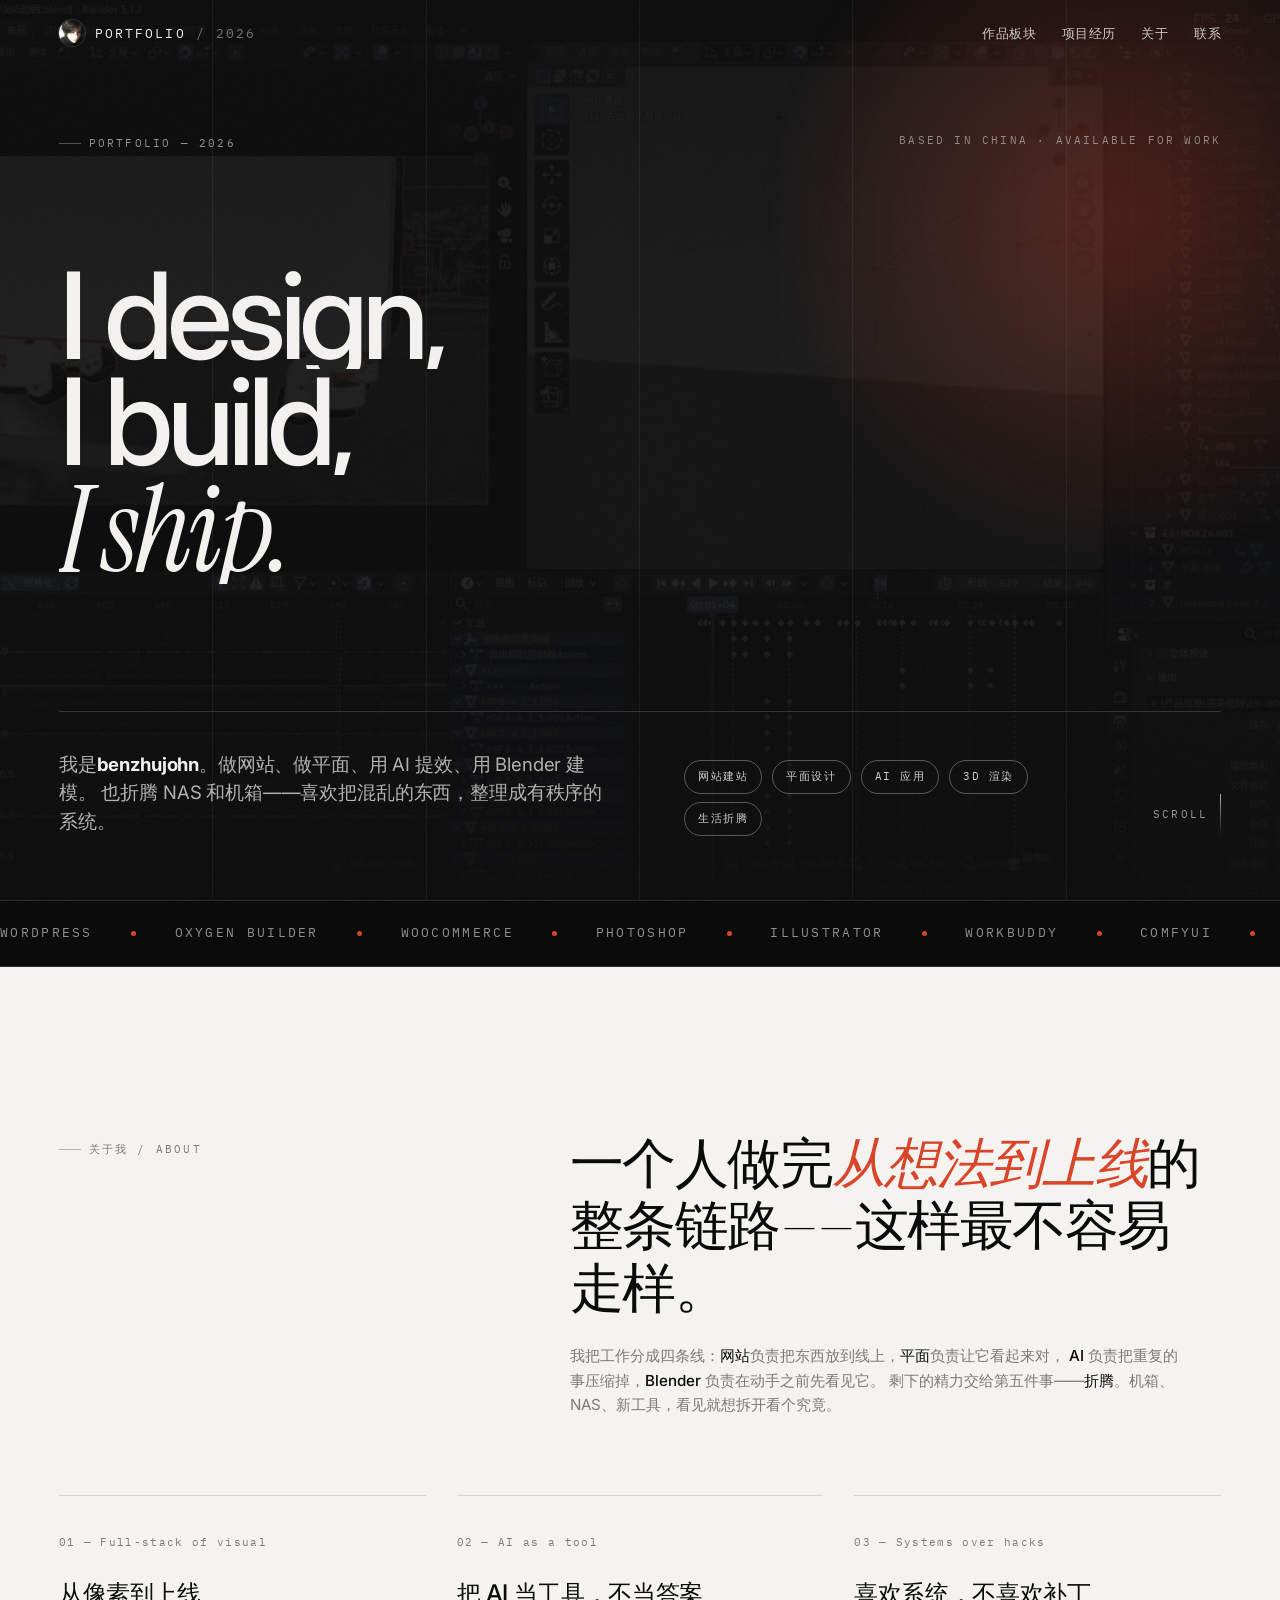
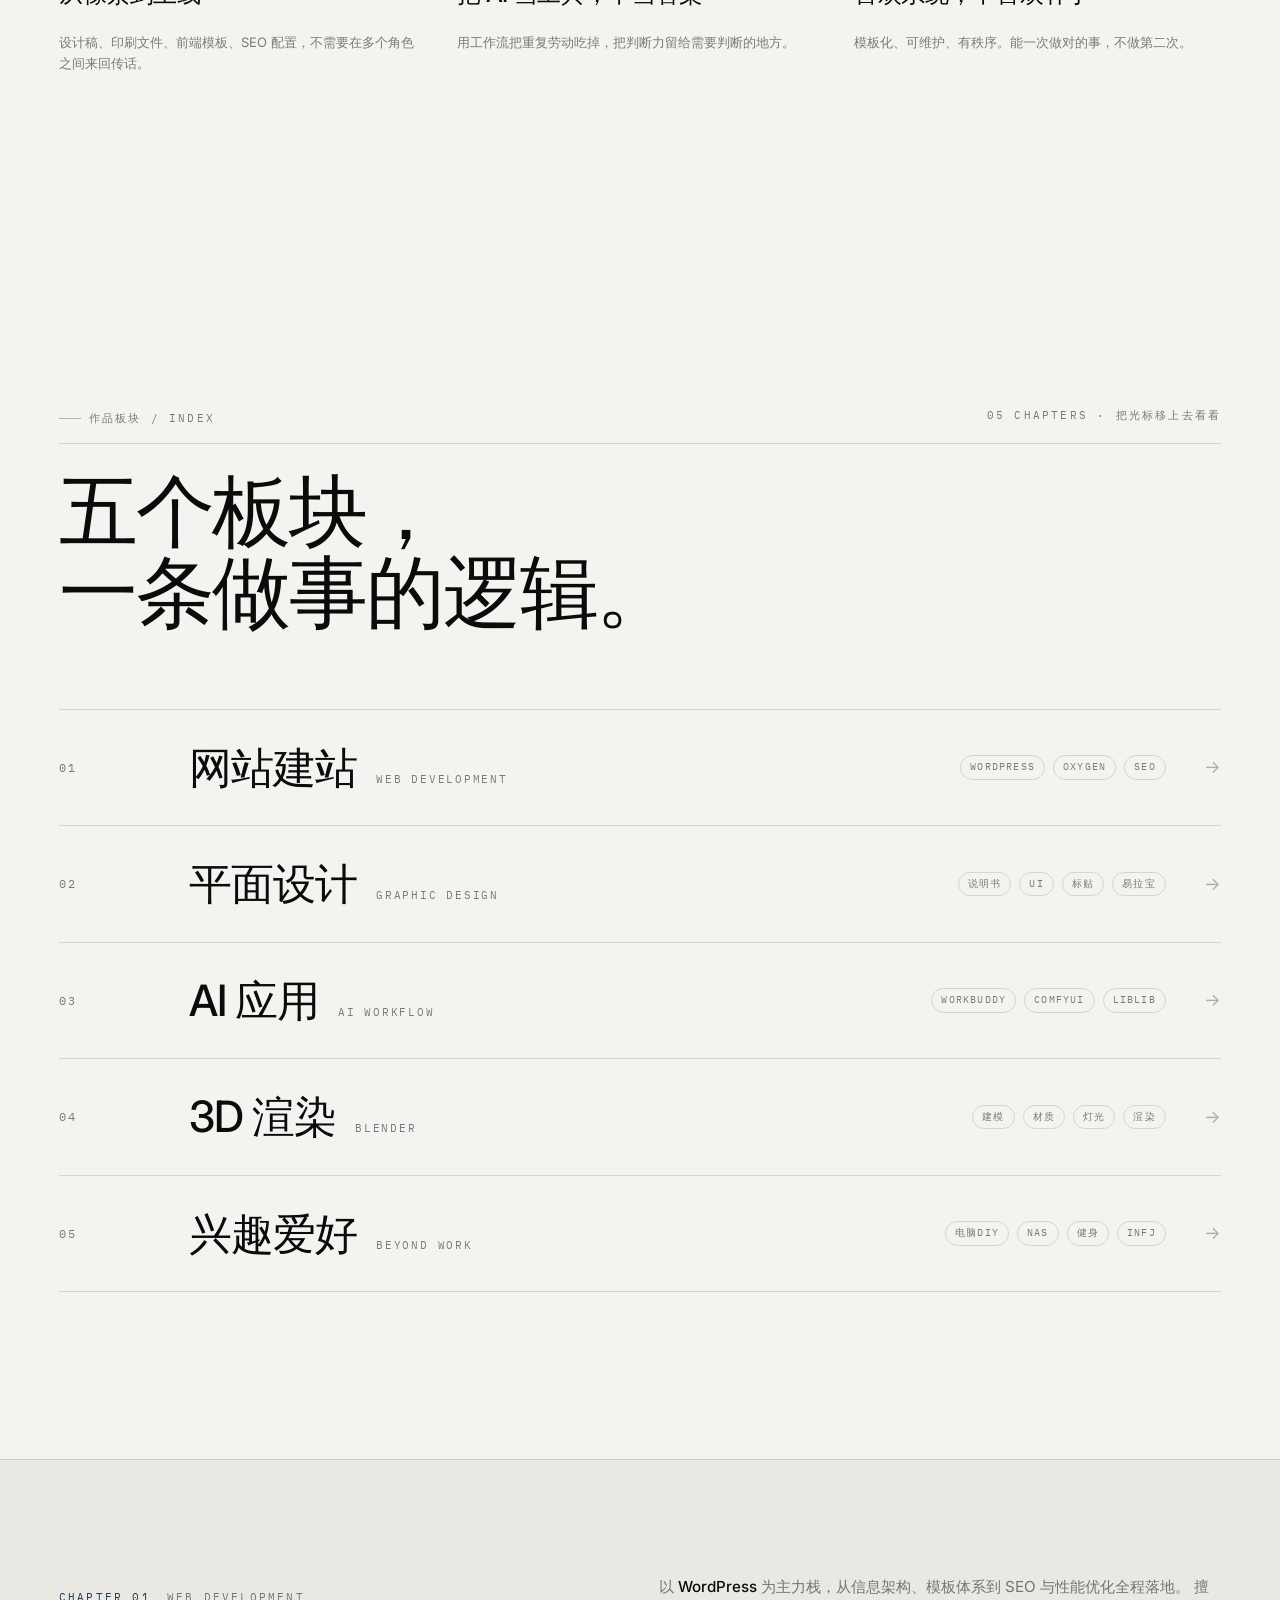
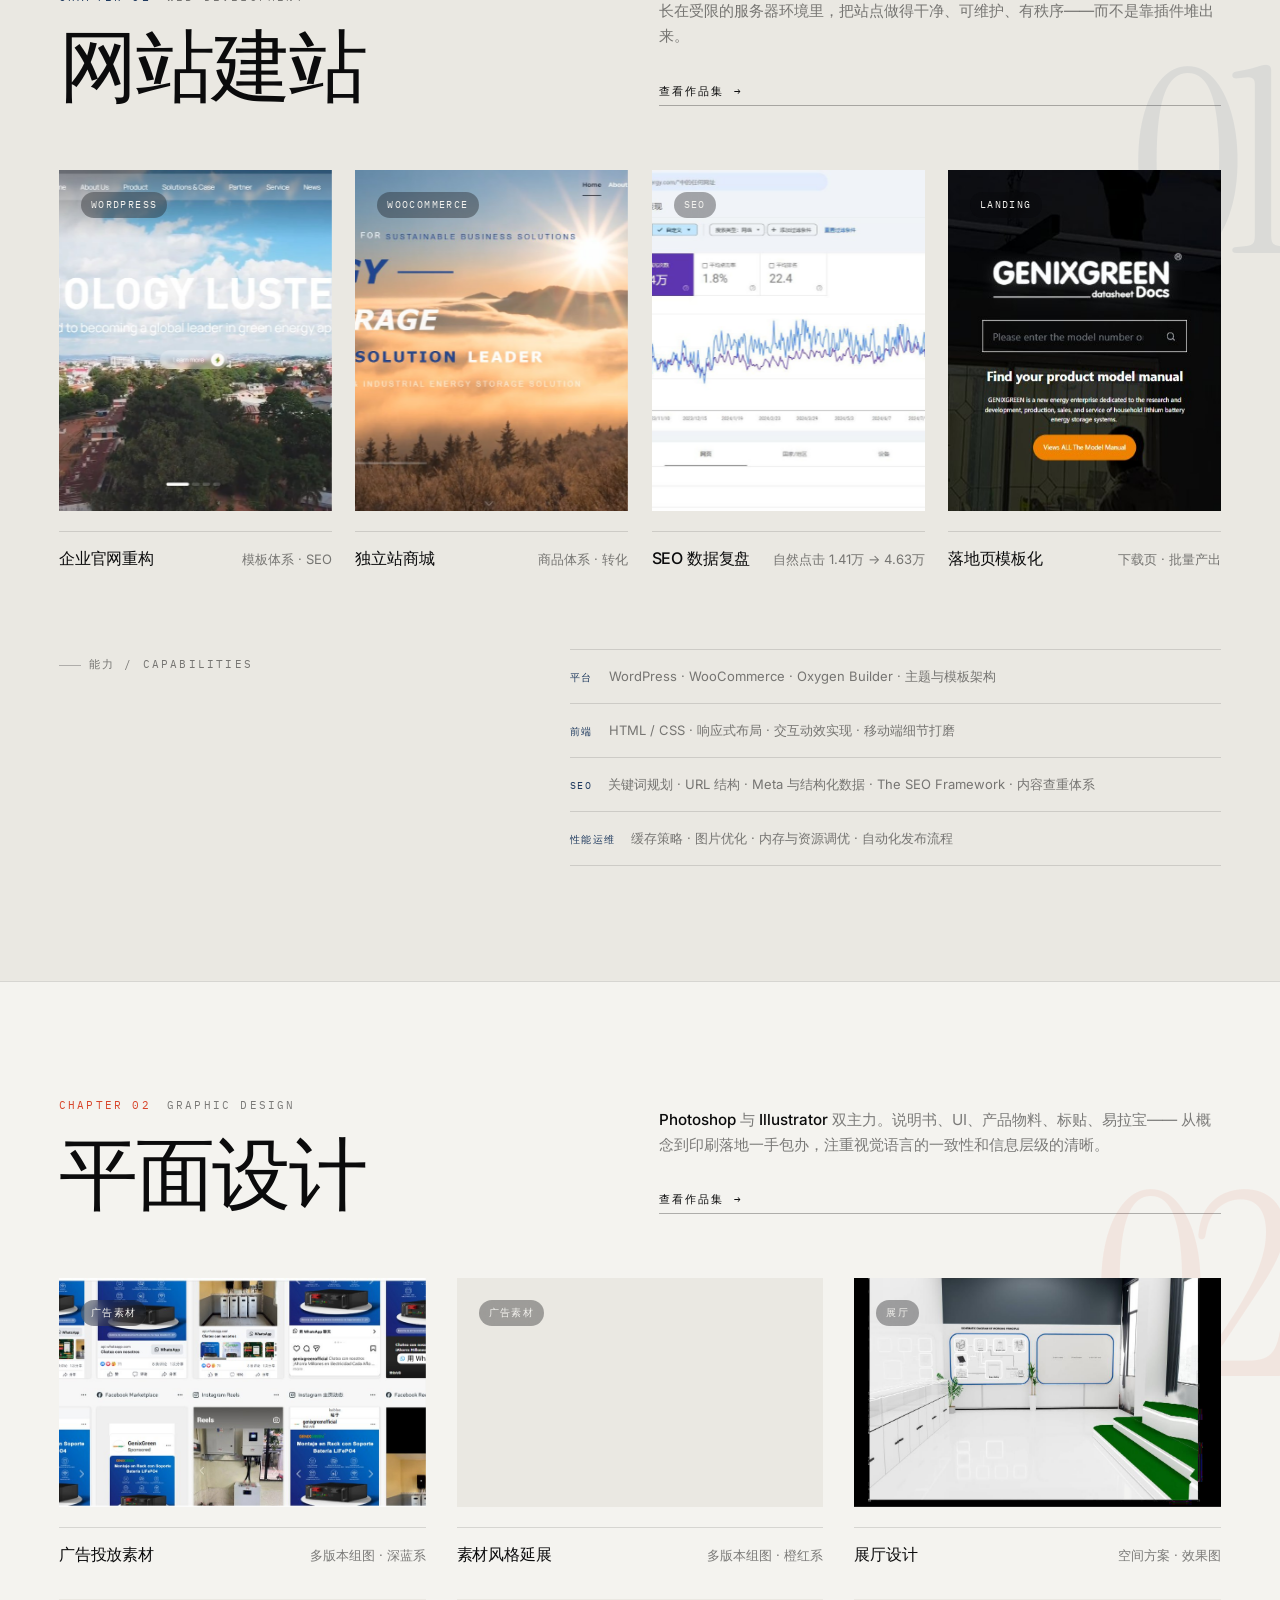
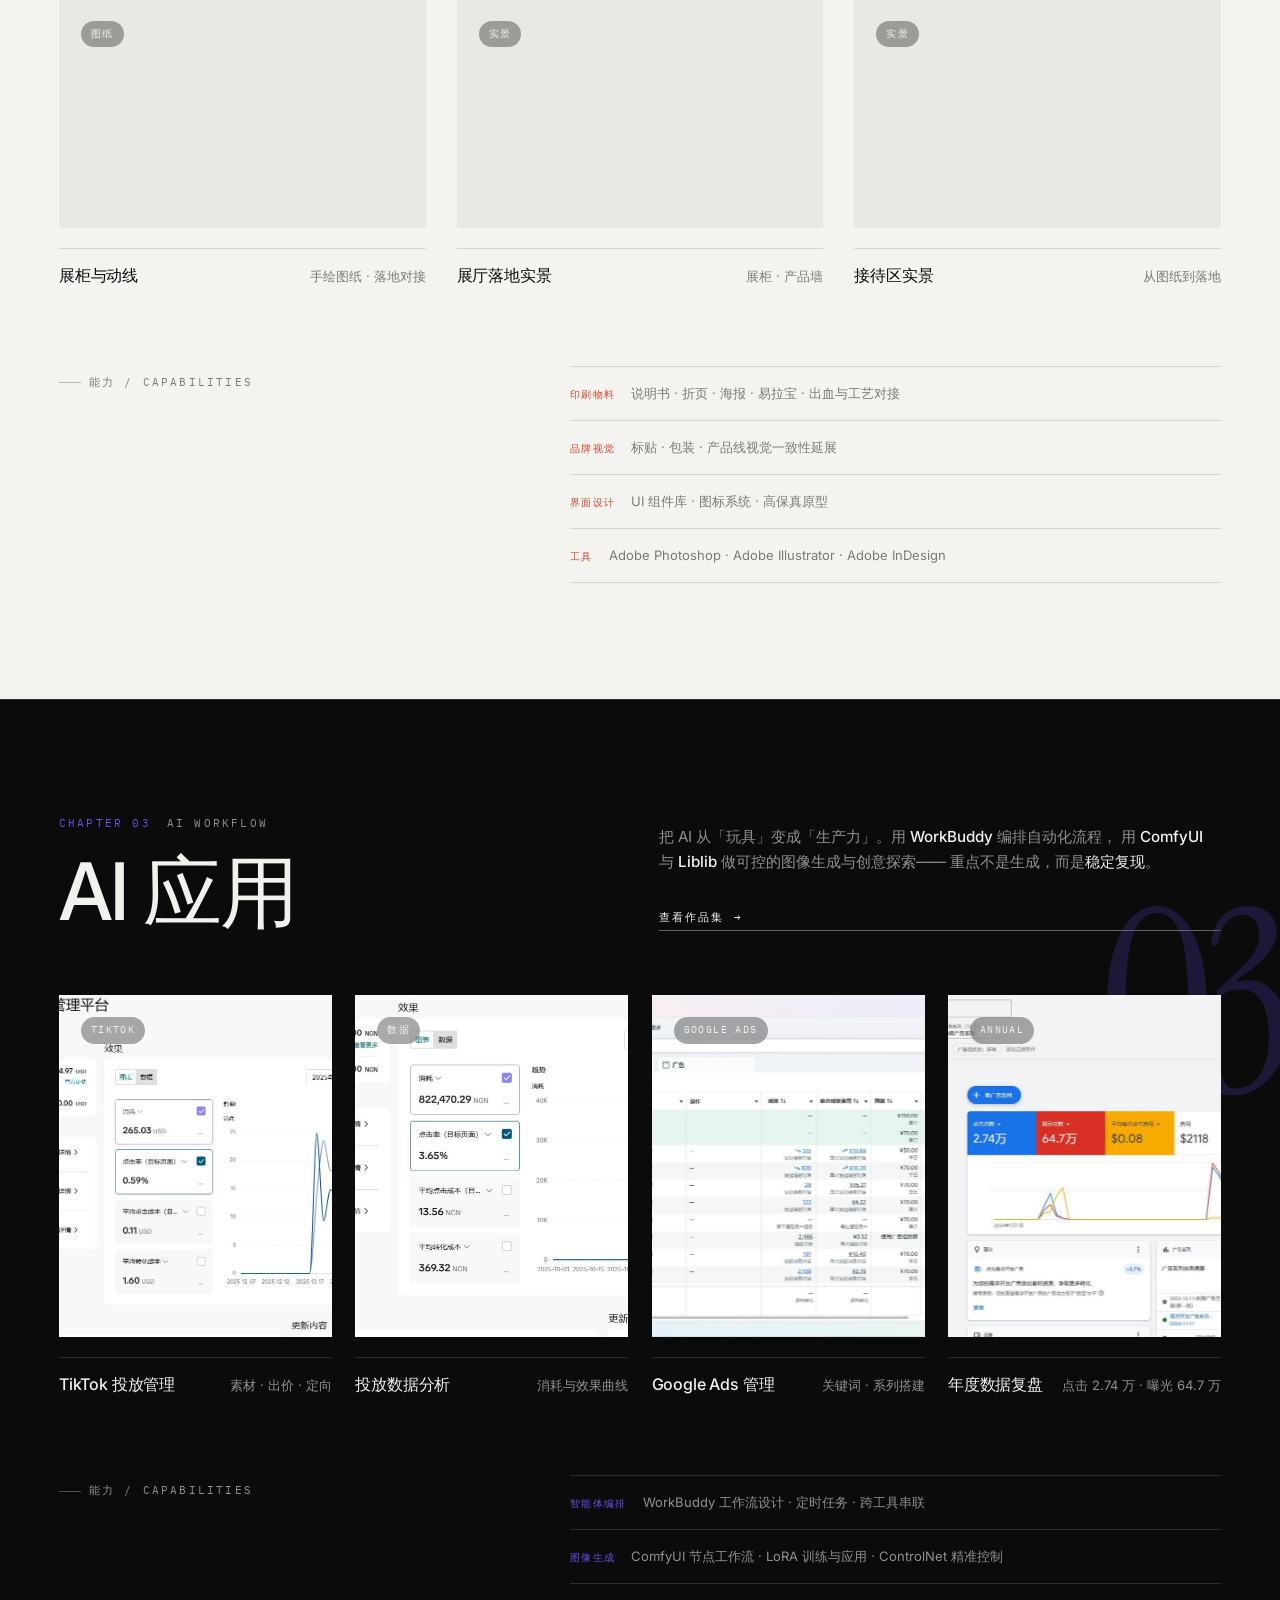
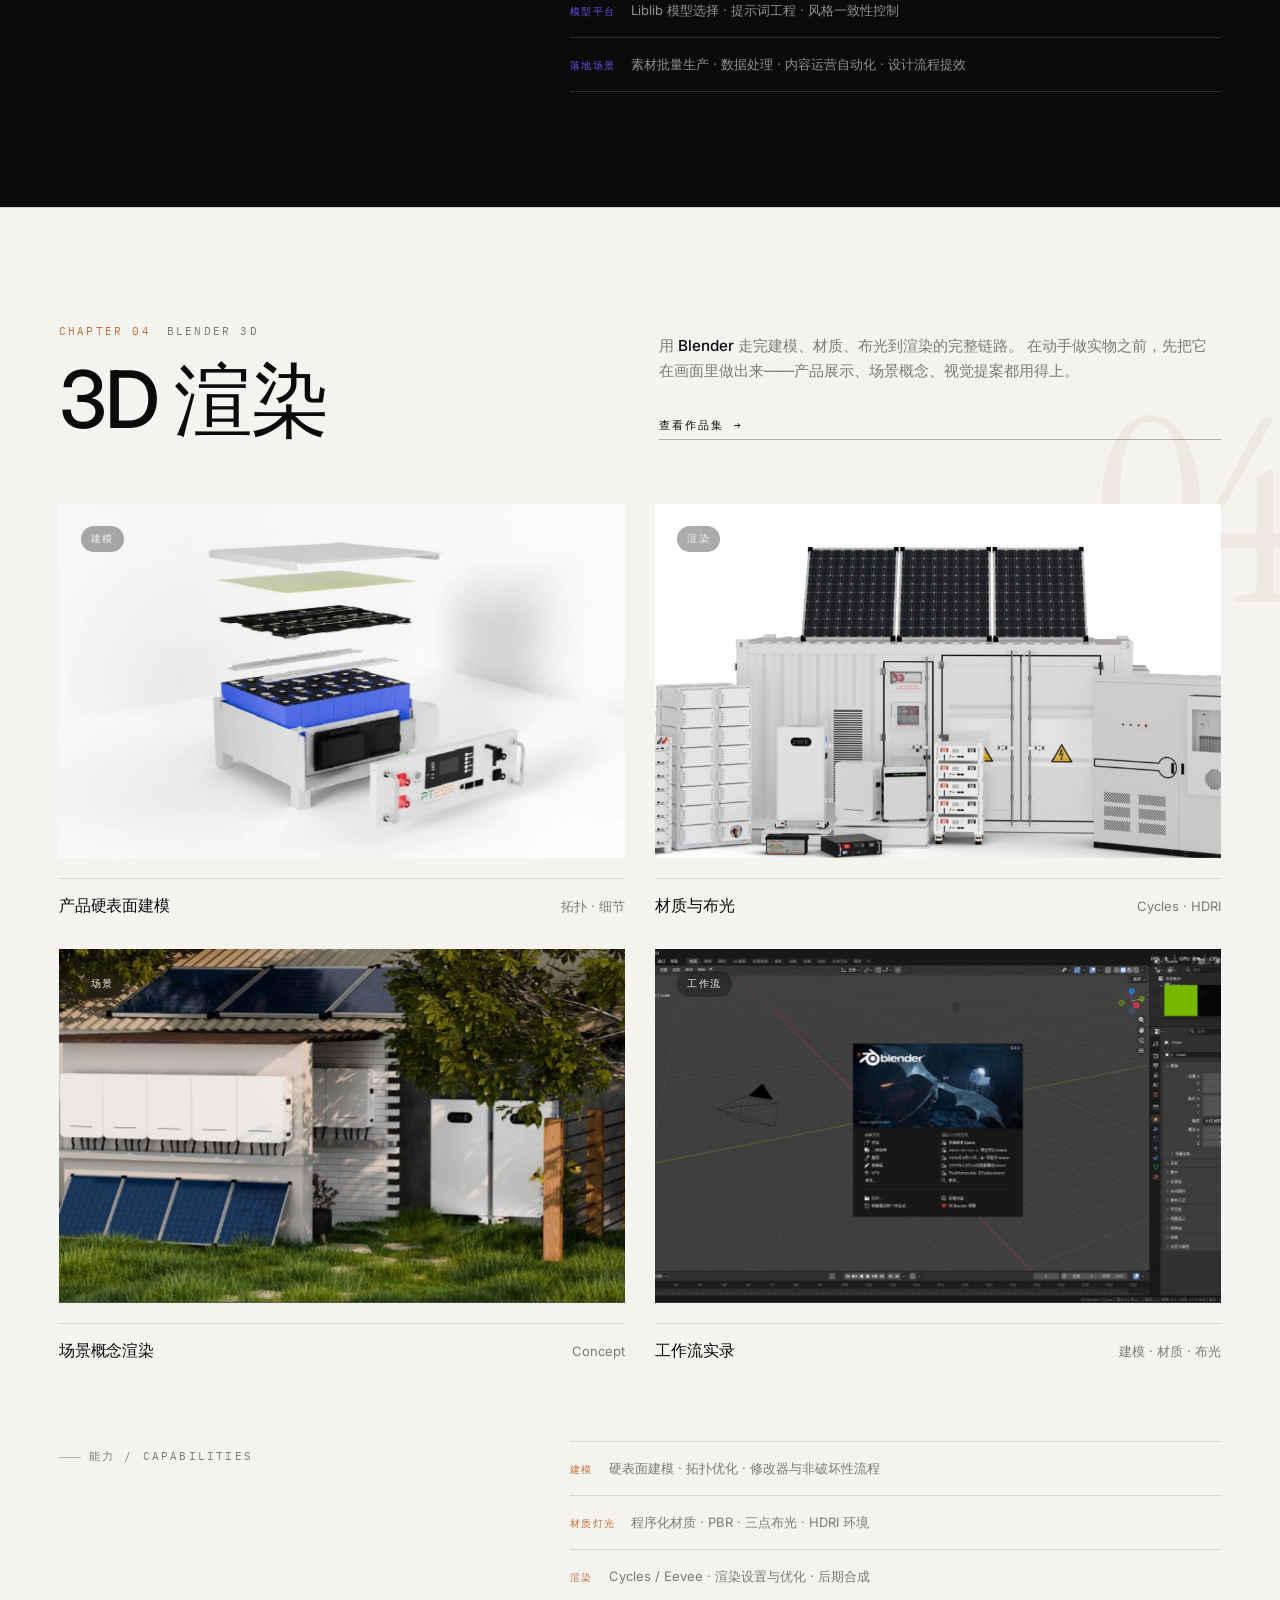
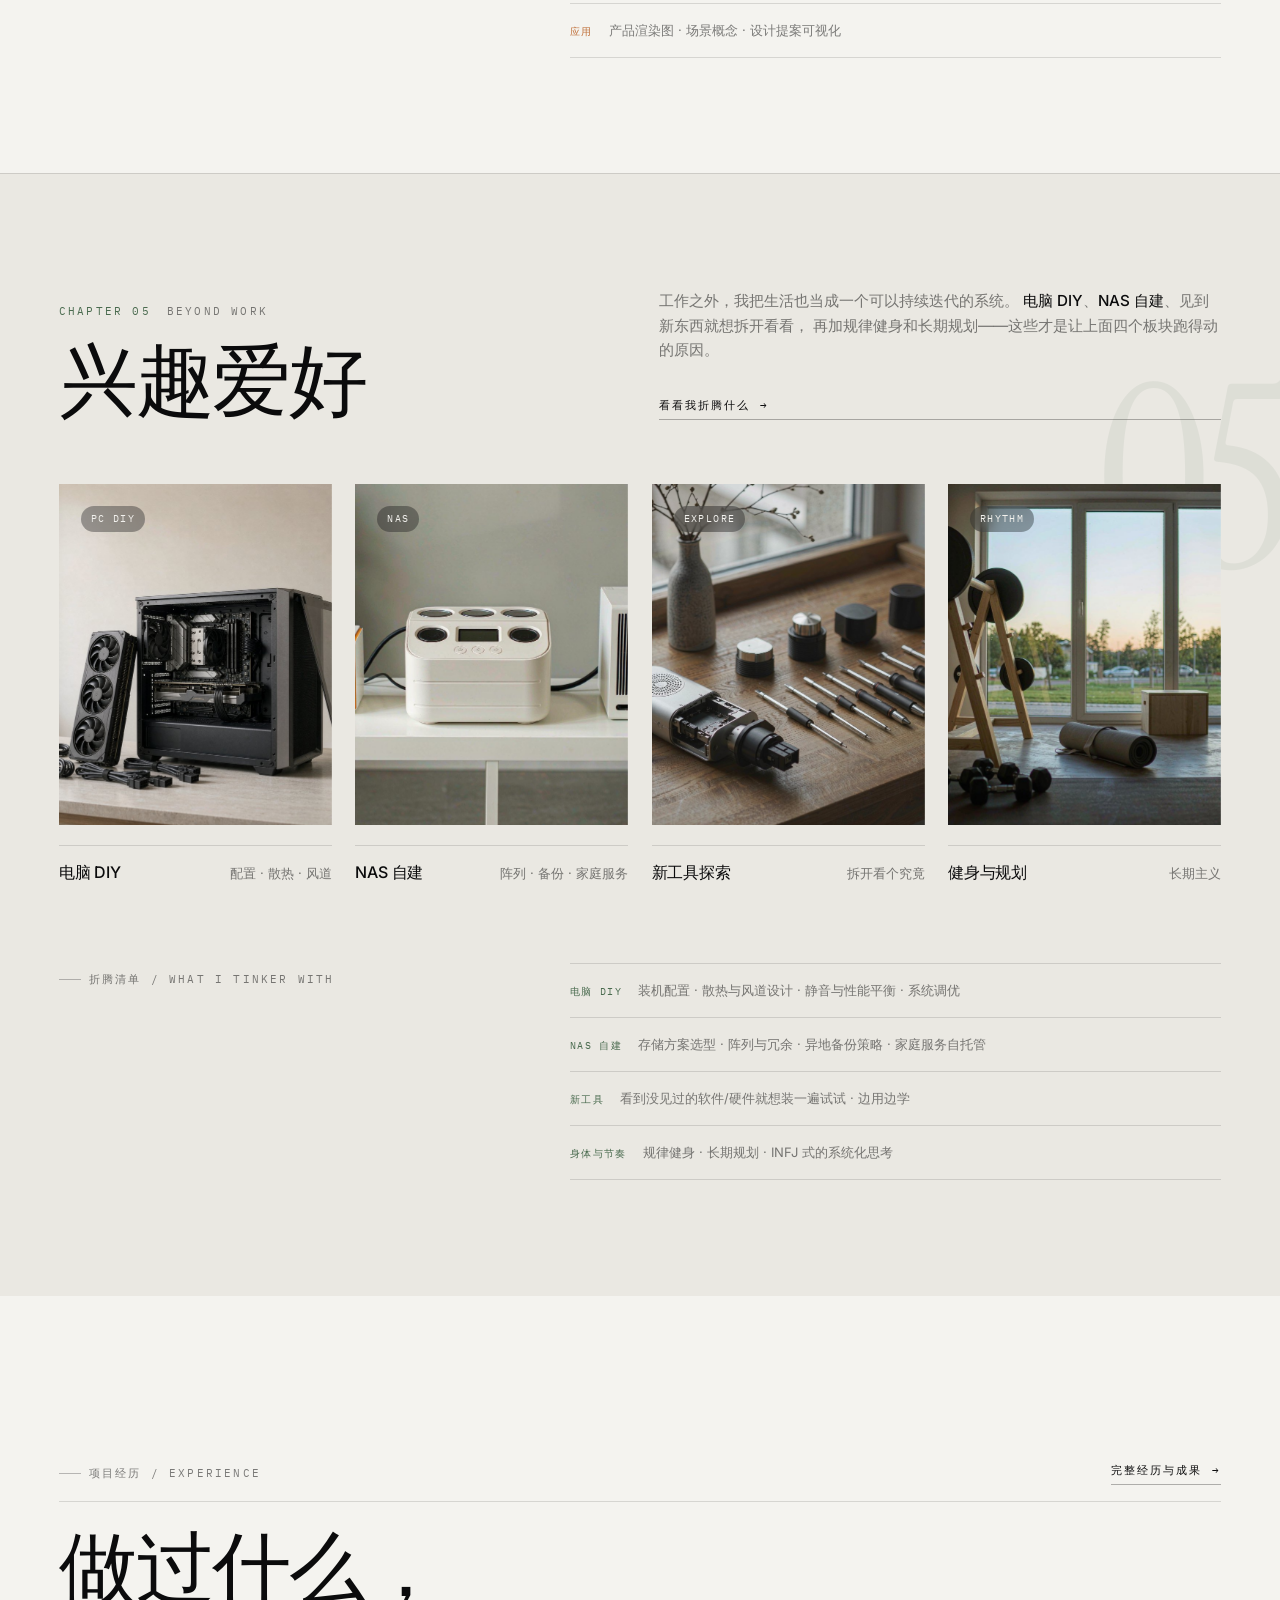
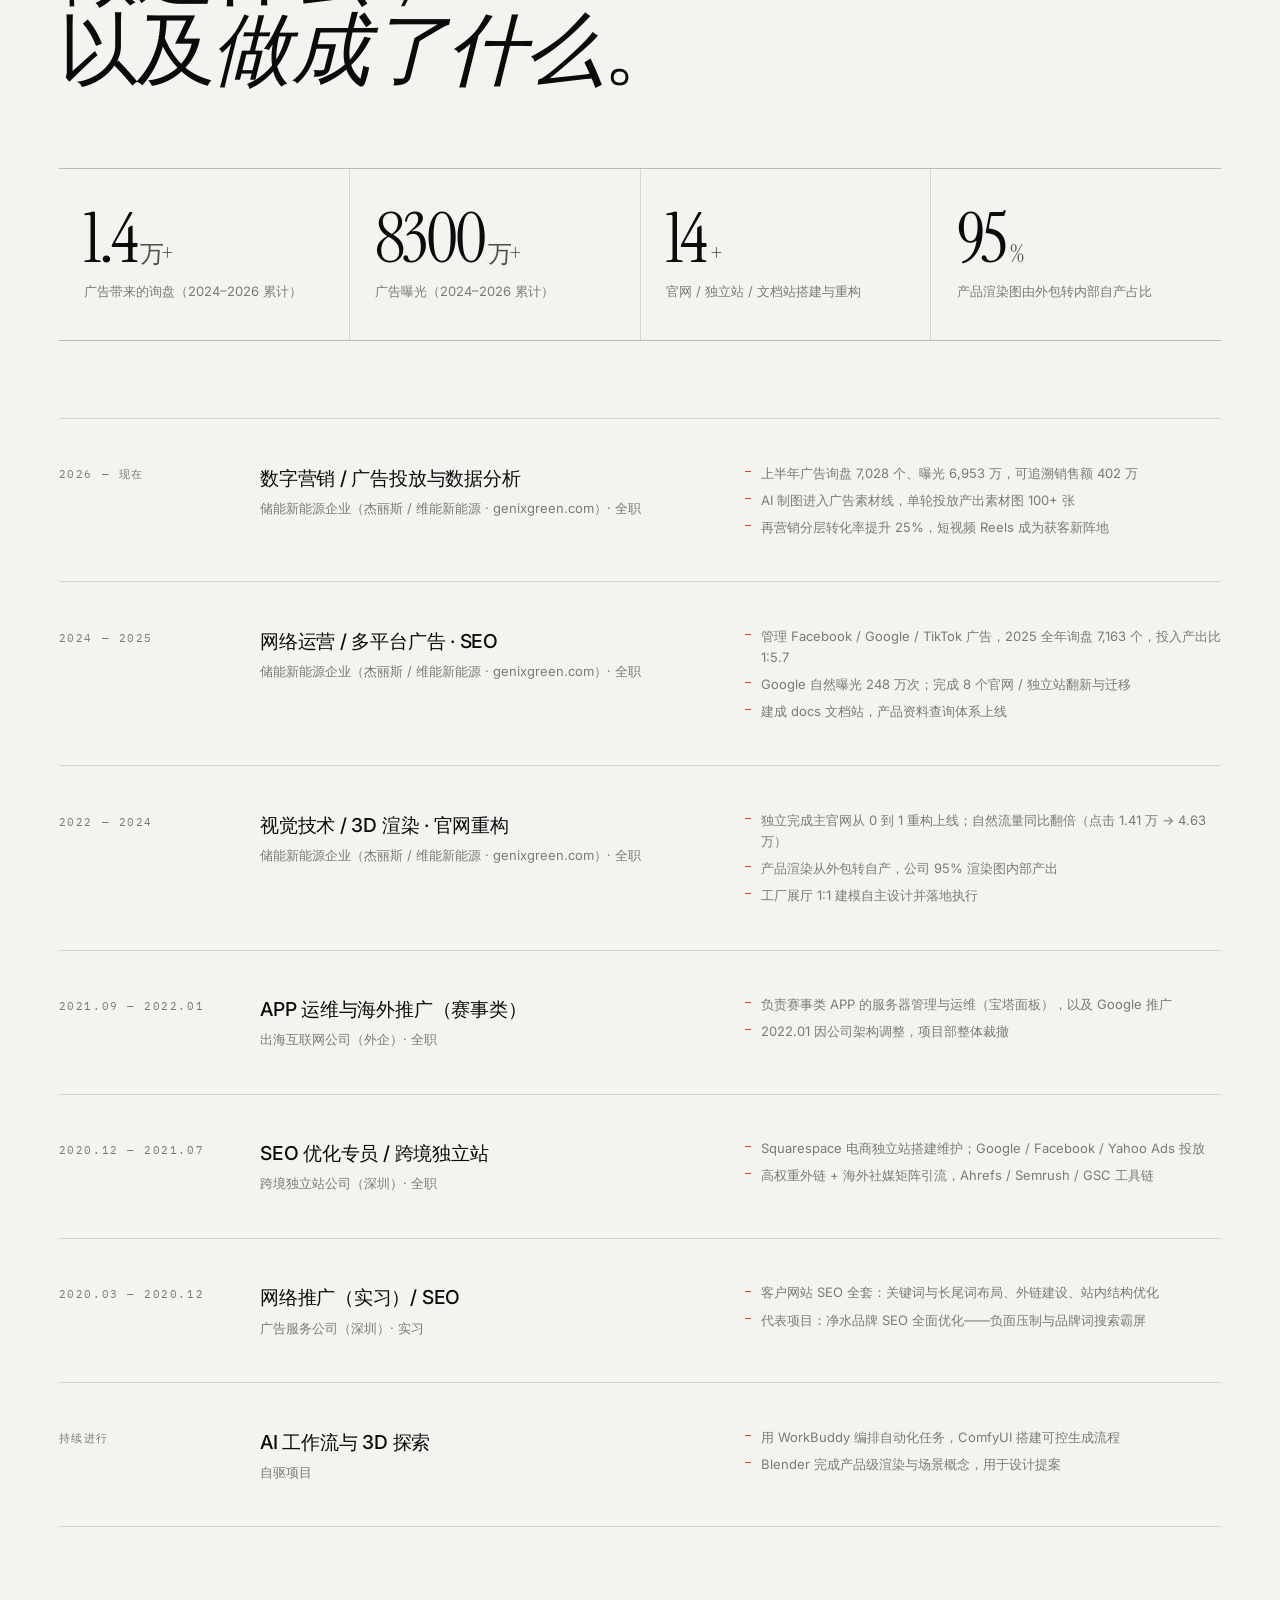
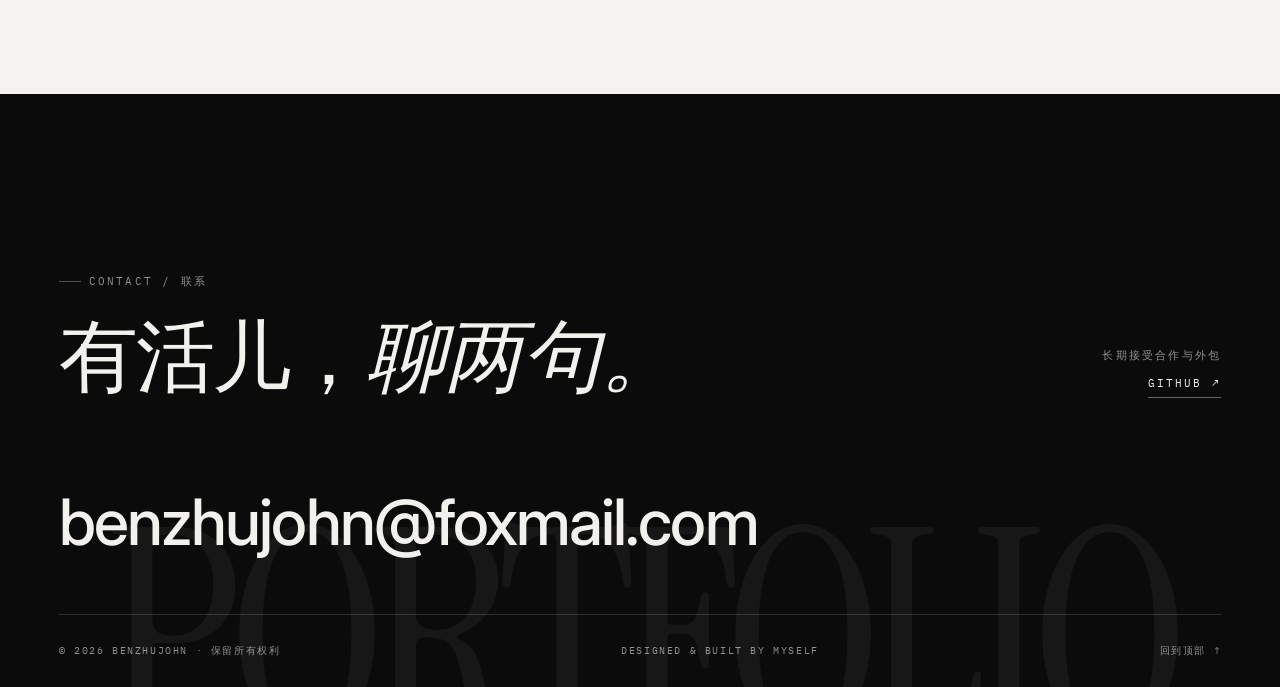
<file: index.html>
<!DOCTYPE html>
<html lang="zh-CN">
<head>
<meta charset="utf-8">
<meta name="viewport" content="width=device-width, initial-scale=1, viewport-fit=cover">
<title>benzhujohn · 作品集 | Web · Graphic · AI · 3D · Life</title>

<meta name="description" content="benzhujohn的个人作品集：网站建站（WordPress）、平面设计（Photoshop / Illustrator）、AI 应用（WorkBuddy / ComfyUI / Liblib）、Blender 3D 渲染，以及电脑 DIY 与 NAS 折腾记录。">
<meta name="author" content="benzhujohn">
<meta name="theme-color" content="#0B0B0C">

<link rel="canonical" href="https://benzhujohn.github.io/boooo/">
<meta property="og:type" content="website">
<meta property="og:title" content="benzhujohn · 作品集">
<meta property="og:description" content="把想法做成看得见的东西。网站建站 / 平面设计 / AI 应用 / 3D 渲染 / 生活折腾。">
<meta property="og:image" content="assets/img/og-cover.jpg">
<meta name="twitter:card" content="summary_large_image">

<link rel="icon" href="assets/img/favicon.ico" sizes="any">
<link rel="icon" type="image/png" sizes="32x32" href="assets/img/icon-32.png">
<link rel="icon" type="image/png" sizes="16x16" href="assets/img/icon-16.png">
<link rel="apple-touch-icon" href="assets/img/apple-touch-icon.png">

<!-- 字体：异步加载，网络不可达时自动回退到系统字体，不阻塞渲染 -->
<link rel="preconnect" href="https://fonts.googleapis.com">
<link rel="preconnect" href="https://fonts.gstatic.com" crossorigin>
<link rel="stylesheet" media="print" onload="this.media='all'"
      href="https://fonts.googleapis.com/css2?family=Inter:wght@400;500;600&family=Instrument+Serif:ital@0;1&family=IBM+Plex+Mono:wght@400;500&display=swap">

<link rel="stylesheet" href="assets/css/style.css">
</head>
<body>

<!-- 阅读进度 -->
<div class="progress"><div class="progress__bar"></div></div>

<!-- ============ 导航 ============ -->
<header class="nav">
  <div class="nav__inner">
    <a class="nav__brand" href="#top" aria-label="回到首页">
      <img class="nav__mark nav__mark--img" src="assets/img/avatar.png" alt="benzhujohn 头像" width="26" height="26">
      <span>PORTFOLIO<span style="opacity:.45"> / 2026</span></span>
    </a>
    <nav class="nav__links" aria-label="主导航">
      <a class="nav__link" href="#works">作品板块</a>
      <a class="nav__link" href="#experience">项目经历</a>
      <a class="nav__link" href="#about">关于</a>
      <a class="nav__link" href="#contact">联系</a>
    </nav>
    <button class="nav__toggle" aria-label="打开菜单" aria-expanded="false"><span></span></button>
  </div>
</header>

<!-- 全屏菜单（移动端） -->
<div class="menu">
  <nav class="menu__list" aria-label="菜单">
    <a class="menu__item" href="#works"><i>01</i>作品板块</a>
    <a class="menu__item" href="#c-web"><i>02</i>网站建站</a>
    <a class="menu__item" href="#c-graphic"><i>03</i>平面设计</a>
    <a class="menu__item" href="#c-ai"><i>04</i>AI 应用</a>
    <a class="menu__item" href="#c-d3"><i>05</i>3D 渲染</a>
    <a class="menu__item" href="#c-life"><i>06</i>兴趣爱好</a>
    <a class="menu__item" href="#experience"><i>07</i>项目经历</a>
    <a class="menu__item" href="#contact"><i>08</i>联系</a>
  </nav>
  <div class="menu__foot">
    <span>基于 GitHub Pages 托管</span>
    <a class="mail-guard" data-mail="YmVuemh1am9obkBmb3htYWlsLmNvbQ==" href="#contact"><noscript>benzhujohn —at— foxmail —dot— com</noscript></a>
  </div>
</div>

<main id="top">

  <!-- ============ 首屏 ============ -->
  <section class="band band--ink hero" data-nav="dark">
    <div class="hero__bg" aria-hidden="true">
      <video class="hero__video" autoplay muted loop playsinline preload="metadata"
             poster="assets/video/hero-poster.jpg" tabindex="-1">
        <source src="assets/video/hero-loop.mp4" type="video/mp4">
      </video>
      <div class="hero__shade"></div>
      <div class="hero__grid-lines"><span></span><span></span><span></span><span></span><span></span><span></span></div>
      <div class="hero__glow"></div>
      <div class="hero__noise"></div>
    </div>

    <div class="wrap hero__inner">
      <div class="hero__top">
        <span class="t-micro">Portfolio — 2026</span>
        <span class="t-micro t-micro--bare" style="color:rgba(242,241,237,.5)">Based in China · Available for work</span>
      </div>

      <h1 class="t-display hero__title">
        <span class="line"><span>I design,</span></span>
        <span class="line"><span>I build,</span></span>
        <span class="line"><span><em>I ship.</em></span></span>
      </h1>

      <div class="hero__meta">
        <p class="t-lead" style="color:rgba(242,241,237,.72)">
          我是<strong style="color:#F2F1ED">benzhujohn</strong>。做网站、做平面、用 AI 提效、用 Blender 建模。
          也折腾 NAS 和机箱——喜欢把混乱的东西，整理成有秩序的系统。
        </p>
        <ul class="hero__roles">
          <li class="chip">网站建站</li>
          <li class="chip">平面设计</li>
          <li class="chip">AI 应用</li>
          <li class="chip">3D 渲染</li>
          <li class="chip">生活折腾</li>
        </ul>
        <span class="hero__scroll">Scroll <i></i></span>
      </div>
    </div>
  </section>

  <!-- ============ 走马灯 ============ -->
  <div class="band band--ink marquee" data-nav="dark" aria-hidden="true">
    <div class="marquee__track">
      <span class="marquee__item">WordPress</span>
      <span class="marquee__item">Oxygen Builder</span>
      <span class="marquee__item">WooCommerce</span>
      <span class="marquee__item">Photoshop</span>
      <span class="marquee__item">Illustrator</span>
      <span class="marquee__item">WorkBuddy</span>
      <span class="marquee__item">ComfyUI</span>
      <span class="marquee__item">Liblib</span>
      <span class="marquee__item">Blender</span>
      <span class="marquee__item">NAS</span>
      <span class="marquee__item">PC DIY</span>
    </div>
    <div class="marquee__track">
      <span class="marquee__item">WordPress</span>
      <span class="marquee__item">Oxygen Builder</span>
      <span class="marquee__item">WooCommerce</span>
      <span class="marquee__item">Photoshop</span>
      <span class="marquee__item">Illustrator</span>
      <span class="marquee__item">WorkBuddy</span>
      <span class="marquee__item">ComfyUI</span>
      <span class="marquee__item">Liblib</span>
      <span class="marquee__item">Blender</span>
      <span class="marquee__item">NAS</span>
      <span class="marquee__item">PC DIY</span>
    </div>
  </div>

  <!-- ============ 自我介绍 ============ -->
  <section class="band sec" id="about" data-nav="light">
    <div class="wrap">
      <div class="split">
        <div class="col-a">
          <span class="t-micro reveal">关于我 / About</span>
        </div>
        <div class="col-b stack">
          <p class="quote reveal reveal-d1">
            一个人做完<em>从想法到上线</em>的整条链路——这样最不容易走样。
          </p>
          <p class="t-body reveal reveal-d2">
            我把工作分成四条线：<strong>网站</strong>负责把东西放到线上，<strong>平面</strong>负责让它看起来对，
            <strong>AI</strong> 负责把重复的事压缩掉，<strong>Blender</strong> 负责在动手之前先看见它。
            剩下的精力交给第五件事——<strong>折腾</strong>。机箱、NAS、新工具，看见就想拆开看个究竟。
          </p>
        </div>
      </div>

      <div class="grid-3 mt-l">
        <div class="hairline-top reveal">
          <span class="t-num">01 — Full-stack of visual</span>
          <h3 class="t-h3 mt-s">从像素到上线</h3>
          <p class="t-body mt-s" style="font-size:var(--fs-small)">设计稿、印刷文件、前端模板、SEO 配置，不需要在多个角色之间来回传话。</p>
        </div>
        <div class="hairline-top reveal reveal-d1">
          <span class="t-num">02 — AI as a tool</span>
          <h3 class="t-h3 mt-s">把 AI 当工具，不当答案</h3>
          <p class="t-body mt-s" style="font-size:var(--fs-small)">用工作流把重复劳动吃掉，把判断力留给需要判断的地方。</p>
        </div>
        <div class="hairline-top reveal reveal-d2">
          <span class="t-num">03 — Systems over hacks</span>
          <h3 class="t-h3 mt-s">喜欢系统，不喜欢补丁</h3>
          <p class="t-body mt-s" style="font-size:var(--fs-small)">模板化、可维护、有秩序。能一次做对的事，不做第二次。</p>
        </div>
      </div>
    </div>
  </section>

  <!-- ============ 目录（悬停预览） ============ -->
  <section class="band sec" id="works" data-nav="light">
    <div class="wrap">
      <div class="shead reveal">
        <div class="shead__row">
          <span class="t-micro">作品板块 / Index</span>
          <span class="t-micro t-micro--bare" style="color:var(--muted)">05 Chapters · 把光标移上去看看</span>
        </div>
        <h2 class="t-h1 shead__title">五个板块，<br>一条做事的逻辑。</h2>
      </div>

      <div class="idx mt-l">
        <a class="idx__row reveal" href="pages/web.html" data-peek="assets/img/works/wweb-03.jpg"
           style="--row-accent:var(--ch-web)">
          <span class="idx__num">01</span>
          <span class="idx__name">网站建站 <small>Web Development</small></span>
          <span class="idx__tags"><span>WordPress</span><span>Oxygen</span><span>SEO</span></span>
          <span class="idx__arrow" aria-hidden="true">→</span>
        </a>
        <a class="idx__row reveal" href="pages/graphic.html" data-peek="assets/img/works/wgra-01.jpg"
           style="--row-accent:var(--ch-graphic)">
          <span class="idx__num">02</span>
          <span class="idx__name">平面设计 <small>Graphic Design</small></span>
          <span class="idx__tags"><span>说明书</span><span>UI</span><span>标贴</span><span>易拉宝</span></span>
          <span class="idx__arrow" aria-hidden="true">→</span>
        </a>
        <a class="idx__row reveal" href="pages/ai.html" data-peek="assets/img/works/wai-01.jpg"
           style="--row-accent:var(--ch-ai)">
          <span class="idx__num">03</span>
          <span class="idx__name">AI 应用 <small>AI Workflow</small></span>
          <span class="idx__tags"><span>WorkBuddy</span><span>ComfyUI</span><span>Liblib</span></span>
          <span class="idx__arrow" aria-hidden="true">→</span>
        </a>
        <a class="idx__row reveal" href="pages/three-d.html" data-peek="assets/img/works/w3d-01.jpg"
           style="--row-accent:var(--ch-d3)">
          <span class="idx__num">04</span>
          <span class="idx__name">3D 渲染 <small>Blender</small></span>
          <span class="idx__tags"><span>建模</span><span>材质</span><span>灯光</span><span>渲染</span></span>
          <span class="idx__arrow" aria-hidden="true">→</span>
        </a>
        <a class="idx__row reveal" href="pages/life.html" data-peek="assets/img/works/life-01.jpg"
           style="--row-accent:var(--ch-life)">
          <span class="idx__num">05</span>
          <span class="idx__name">兴趣爱好 <small>Beyond Work</small></span>
          <span class="idx__tags"><span>电脑DIY</span><span>NAS</span><span>健身</span><span>INFJ</span></span>
          <span class="idx__arrow" aria-hidden="true">→</span>
        </a>
      </div>
    </div>
  </section>

  <!-- ============ 01 网站建站 ============ -->
  <section class="band band--deep sec chapter ch-web" id="c-web" data-nav="light">
    <div class="wrap">
      <span class="chapter__no" aria-hidden="true">01</span>

      <div class="chapter__head">
        <div>
          <div class="chapter__kicker">
            <b>Chapter 01</b>
            <span class="t-micro t-micro--bare" style="color:var(--muted)">Web Development</span>
          </div>
          <h2 class="t-h1 reveal">网站建站</h2>
        </div>
        <div class="stack-s reveal reveal-d1">
          <p class="t-body">
            以 <strong>WordPress</strong> 为主力栈，从信息架构、模板体系到 SEO 与性能优化全程落地。
            擅长在受限的服务器环境里，把站点做得干净、可维护、有秩序——而不是靠插件堆出来。
          </p>
          <a class="link-arrow mt-s" href="pages/web.html">查看作品集 <span aria-hidden="true">→</span></a>
        </div>
      </div>

      <div class="grid-4">
        <a class="work reveal" href="pages/web.html">
          <div class="tile tile--wide" style="aspect-ratio:4/5">
            <span class="tile__badge">WordPress</span>
            <img src="assets/img/works/wweb-03.jpg" alt="GenixGreen 主官网横幅：Technology luster life" loading="lazy">
            <span class="tile__cap"><span>企业官网</span><span>2025</span></span>
          </div>
          <div class="work__meta"><h3>企业官网重构</h3><p>模板体系 · SEO</p></div>
        </a>
        <a class="work reveal reveal-d1" href="pages/web.html">
          <div class="tile" style="aspect-ratio:4/5">
            <span class="tile__badge">WooCommerce</span>
            <img src="assets/img/works/wweb-02.jpg" alt="Zwayn 官网首屏：ENERGY STORAGE" loading="lazy">
            <span class="tile__cap"><span>独立站电商</span><span>2025</span></span>
          </div>
          <div class="work__meta"><h3>独立站商城</h3><p>商品体系 · 转化</p></div>
        </a>
        <a class="work reveal reveal-d2" href="pages/web.html">
          <div class="tile" style="aspect-ratio:4/5">
            <span class="tile__badge">SEO</span>
            <img src="assets/img/works/wweb-11.jpg" alt="Google Search Console：2024 自然点击 4.63 万，翻倍增长" loading="lazy">
            <span class="tile__cap"><span>自然流量翻倍</span><span>2026</span></span>
          </div>
          <div class="work__meta"><h3>SEO 数据复盘</h3><p>自然点击 1.41万 → 4.63万</p></div>
        </a>
        <a class="work reveal reveal-d3" href="pages/web.html">
          <div class="tile" style="aspect-ratio:4/5">
            <span class="tile__badge">Landing</span>
            <img src="assets/img/works/wweb-01.jpg" alt="说明书下载落地页：Find your product model manual" loading="lazy">
            <span class="tile__cap"><span>落地页矩阵</span><span>模板化</span></span>
          </div>
          <div class="work__meta"><h3>落地页模板化</h3><p>下载页 · 批量产出</p></div>
        </a>
      </div>

      <div class="split mt-l">
        <div class="col-a"><span class="t-micro reveal">能力 / Capabilities</span></div>
        <div class="col-b">
          <ul class="caps reveal">
            <li><b>平台</b><span>WordPress · WooCommerce · Oxygen Builder · 主题与模板架构</span></li>
            <li><b>前端</b><span>HTML / CSS · 响应式布局 · 交互动效实现 · 移动端细节打磨</span></li>
            <li><b>SEO</b><span>关键词规划 · URL 结构 · Meta 与结构化数据 · The SEO Framework · 内容查重体系</span></li>
            <li><b>性能运维</b><span>缓存策略 · 图片优化 · 内存与资源调优 · 自动化发布流程</span></li>
          </ul>
        </div>
      </div>
    </div>
  </section>

  <!-- ============ 02 平面设计 ============ -->
  <section class="band sec chapter ch-graphic" id="c-graphic" data-nav="light">
    <div class="wrap">
      <span class="chapter__no" aria-hidden="true">02</span>

      <div class="chapter__head">
        <div>
          <div class="chapter__kicker">
            <b>Chapter 02</b>
            <span class="t-micro t-micro--bare" style="color:var(--muted)">Graphic Design</span>
          </div>
          <h2 class="t-h1 reveal">平面设计</h2>
        </div>
        <div class="stack-s reveal reveal-d1">
          <p class="t-body">
            <strong>Photoshop</strong> 与 <strong>Illustrator</strong> 双主力。说明书、UI、产品物料、标贴、易拉宝——
            从概念到印刷落地一手包办，注重视觉语言的一致性和信息层级的清晰。
          </p>
          <a class="link-arrow mt-s" href="pages/graphic.html">查看作品集 <span aria-hidden="true">→</span></a>
        </div>
      </div>

      <div class="grid-3">
        <a class="work reveal" href="pages/graphic.html">
          <div class="tile tile--wide">
            <span class="tile__badge">广告素材</span>
            <img src="assets/img/works/wgra-01.jpg" alt="广告素材墙：深蓝系产品广告组图" loading="lazy">
            <span class="tile__cap"><span>投放素材组图</span><span>深蓝系列</span></span>
          </div>
          <div class="work__meta"><h3>广告投放素材</h3><p>多版本组图 · 深蓝系</p></div>
        </a>
        <a class="work reveal reveal-d1" href="pages/graphic.html">
          <div class="tile tile--wide">
            <span class="tile__badge">广告素材</span>
            <img src="assets/img/works/wgra-02.jpg" alt="广告素材墙：橙红系产品广告组图" loading="lazy">
            <span class="tile__cap"><span>投放素材组图</span><span>橙红系列</span></span>
          </div>
          <div class="work__meta"><h3>素材风格延展</h3><p>多版本组图 · 橙红系</p></div>
        </a>
        <a class="work reveal reveal-d2" href="pages/graphic.html">
          <div class="tile tile--wide">
            <span class="tile__badge">展厅</span>
            <img src="assets/img/works/wgra-06.jpg" alt="工厂展厅方案效果图：白盒空间与展台布局" loading="lazy">
            <span class="tile__cap"><span>展厅方案</span><span>效果图</span></span>
          </div>
          <div class="work__meta"><h3>展厅设计</h3><p>空间方案 · 效果图</p></div>
        </a>
        <a class="work reveal" href="pages/graphic.html">
          <div class="tile tile--wide">
            <span class="tile__badge">图纸</span>
            <img src="assets/img/works/wgra-07.jpg" alt="工厂展厅施工图纸：展柜与动线手绘" loading="lazy">
            <span class="tile__cap"><span>施工图纸</span><span>动线规划</span></span>
          </div>
          <div class="work__meta"><h3>展柜与动线</h3><p>手绘图纸 · 落地对接</p></div>
        </a>
        <a class="work reveal reveal-d1" href="pages/graphic.html">
          <div class="tile tile--wide">
            <span class="tile__badge">实景</span>
            <img src="assets/img/works/wgra-08.jpg" alt="工厂展厅落地实景：展柜与产品墙" loading="lazy">
            <span class="tile__cap"><span>展厅落地</span><span>产品墙</span></span>
          </div>
          <div class="work__meta"><h3>展厅落地实景</h3><p>展柜 · 产品墙</p></div>
        </a>
        <a class="work reveal reveal-d2" href="pages/graphic.html">
          <div class="tile tile--wide">
            <span class="tile__badge">实景</span>
            <img src="assets/img/works/wgra-09.jpg" alt="工厂展厅落地实景：玻璃展柜与接待区" loading="lazy">
            <span class="tile__cap"><span>接待区</span><span>玻璃展柜</span></span>
          </div>
          <div class="work__meta"><h3>接待区实景</h3><p>从图纸到落地</p></div>
        </a>
      </div>

      <div class="split mt-l">
        <div class="col-a"><span class="t-micro reveal">能力 / Capabilities</span></div>
        <div class="col-b">
          <ul class="caps reveal">
            <li><b>印刷物料</b><span>说明书 · 折页 · 海报 · 易拉宝 · 出血与工艺对接</span></li>
            <li><b>品牌视觉</b><span>标贴 · 包装 · 产品线视觉一致性延展</span></li>
            <li><b>界面设计</b><span>UI 组件库 · 图标系统 · 高保真原型</span></li>
            <li><b>工具</b><span>Adobe Photoshop · Adobe Illustrator · Adobe InDesign</span></li>
          </ul>
        </div>
      </div>
    </div>
  </section>

  <!-- ============ 03 AI 应用 ============ -->
  <section class="band band--ink sec chapter ch-ai" id="c-ai" data-nav="dark">
    <div class="wrap">
      <span class="chapter__no" aria-hidden="true">03</span>

      <div class="chapter__head">
        <div>
          <div class="chapter__kicker">
            <b>Chapter 03</b>
            <span class="t-micro t-micro--bare" style="color:var(--muted)">AI Workflow</span>
          </div>
          <h2 class="t-h1 reveal">AI 应用</h2>
        </div>
        <div class="stack-s reveal reveal-d1">
          <p class="t-body">
            把 AI 从「玩具」变成「生产力」。用 <strong>WorkBuddy</strong> 编排自动化流程，
            用 <strong>ComfyUI</strong> 与 <strong>Liblib</strong> 做可控的图像生成与创意探索——
            重点不是生成，而是<strong>稳定复现</strong>。
          </p>
          <a class="link-arrow mt-s" href="pages/ai.html">查看作品集 <span aria-hidden="true">→</span></a>
        </div>
      </div>

      <div class="grid-4">
        <a class="work reveal" href="pages/ai.html">
          <div class="tile" style="aspect-ratio:4/5">
            <span class="tile__badge">TikTok</span>
            <img src="assets/img/works/wai-01.jpg" alt="TikTok 广告管理平台：泰国市场投放看板" loading="lazy">
            <span class="tile__cap"><span>投放看板</span><span>泰国市场</span></span>
          </div>
          <div class="work__meta"><h3>TikTok 投放管理</h3><p>素材 · 出价 · 定向</p></div>
        </a>
        <a class="work reveal reveal-d1" href="pages/ai.html">
          <div class="tile" style="aspect-ratio:4/5">
            <span class="tile__badge">数据</span>
            <img src="assets/img/works/wai-02.jpg" alt="TikTok 广告数据：消耗与效果曲线" loading="lazy">
            <span class="tile__cap"><span>消耗曲线</span><span>效果复盘</span></span>
          </div>
          <div class="work__meta"><h3>投放数据分析</h3><p>消耗与效果曲线</p></div>
        </a>
        <a class="work reveal reveal-d2" href="pages/ai.html">
          <div class="tile" style="aspect-ratio:4/5">
            <span class="tile__badge">Google Ads</span>
            <img src="assets/img/works/wai-03.jpg" alt="Google Ads 编辑器：关键词与广告系列管理" loading="lazy">
            <span class="tile__cap"><span>关键词管理</span><span>广告系列</span></span>
          </div>
          <div class="work__meta"><h3>Google Ads 管理</h3><p>关键词 · 系列搭建</p></div>
        </a>
        <a class="work reveal reveal-d3" href="pages/ai.html">
          <div class="tile" style="aspect-ratio:4/5">
            <span class="tile__badge">Annual</span>
            <img src="assets/img/works/wai-07.jpg" alt="Google Ads 年度数据：点击 2.74 万 / 曝光 64.7 万" loading="lazy">
            <span class="tile__cap"><span>年度数据</span><span>AI 提效产出</span></span>
          </div>
          <div class="work__meta"><h3>年度数据复盘</h3><p>点击 2.74 万 · 曝光 64.7 万</p></div>
        </a>
      </div>

      <div class="split mt-l">
        <div class="col-a"><span class="t-micro reveal">能力 / Capabilities</span></div>
        <div class="col-b">
          <ul class="caps reveal">
            <li><b>智能体编排</b><span>WorkBuddy 工作流设计 · 定时任务 · 跨工具串联</span></li>
            <li><b>图像生成</b><span>ComfyUI 节点工作流 · LoRA 训练与应用 · ControlNet 精准控制</span></li>
            <li><b>模型平台</b><span>Liblib 模型选择 · 提示词工程 · 风格一致性控制</span></li>
            <li><b>落地场景</b><span>素材批量生产 · 数据处理 · 内容运营自动化 · 设计流程提效</span></li>
          </ul>
        </div>
      </div>
    </div>
  </section>

  <!-- ============ 04 3D 渲染 ============ -->
  <section class="band sec chapter ch-d3" id="c-d3" data-nav="light">
    <div class="wrap">
      <span class="chapter__no" aria-hidden="true">04</span>

      <div class="chapter__head">
        <div>
          <div class="chapter__kicker">
            <b>Chapter 04</b>
            <span class="t-micro t-micro--bare" style="color:var(--muted)">Blender 3D</span>
          </div>
          <h2 class="t-h1 reveal">3D 渲染</h2>
        </div>
        <div class="stack-s reveal reveal-d1">
          <p class="t-body">
            用 <strong>Blender</strong> 走完建模、材质、布光到渲染的完整链路。
            在动手做实物之前，先把它在画面里做出来——产品展示、场景概念、视觉提案都用得上。
          </p>
          <a class="link-arrow mt-s" href="pages/three-d.html">查看作品集 <span aria-hidden="true">→</span></a>
        </div>
      </div>

      <div class="grid-2">
        <a class="work reveal" href="pages/three-d.html">
          <div class="tile tile--wide">
            <span class="tile__badge">建模</span>
            <img src="assets/img/works/w3d-08.jpg" alt="堆叠式高压产品结构拆解渲染" loading="lazy">
            <span class="tile__cap"><span>产品结构拆解</span><span>Blender</span></span>
          </div>
          <div class="work__meta"><h3>产品硬表面建模</h3><p>拓扑 · 细节</p></div>
        </a>
        <a class="work reveal reveal-d1" href="pages/three-d.html">
          <div class="tile tile--wide">
            <span class="tile__badge">渲染</span>
            <img src="assets/img/works/w3d-01.jpg" alt="户外储能柜产品渲染：高压柜系列" loading="lazy">
            <span class="tile__cap"><span>产品渲染</span><span>Cycles</span></span>
          </div>
          <div class="work__meta"><h3>材质与布光</h3><p>Cycles · HDRI</p></div>
        </a>
        <a class="work reveal" href="pages/three-d.html">
          <div class="tile tile--wide">
            <span class="tile__badge">场景</span>
            <img src="assets/img/works/w3d-04.jpg" alt="户用储能板房场景渲染" loading="lazy">
            <span class="tile__cap"><span>场景渲染</span><span>氛围</span></span>
          </div>
          <div class="work__meta"><h3>场景概念渲染</h3><p>Concept</p></div>
        </a>
        <a class="work reveal reveal-d1" href="pages/three-d.html">
          <div class="tile tile--wide">
            <span class="tile__badge">工作流</span>
            <img src="assets/img/works/w3d-11.jpg" alt="Blender 渲染工作流视口截图" loading="lazy">
            <span class="tile__cap"><span>渲染工作流</span><span>Viewport</span></span>
          </div>
          <div class="work__meta"><h3>工作流实录</h3><p>建模 · 材质 · 布光</p></div>
        </a>
      </div>

      <div class="split mt-l">
        <div class="col-a"><span class="t-micro reveal">能力 / Capabilities</span></div>
        <div class="col-b">
          <ul class="caps reveal">
            <li><b>建模</b><span>硬表面建模 · 拓扑优化 · 修改器与非破坏性流程</span></li>
            <li><b>材质灯光</b><span>程序化材质 · PBR · 三点布光 · HDRI 环境</span></li>
            <li><b>渲染</b><span>Cycles / Eevee · 渲染设置与优化 · 后期合成</span></li>
            <li><b>应用</b><span>产品渲染图 · 场景概念 · 设计提案可视化</span></li>
          </ul>
        </div>
      </div>
    </div>
  </section>

  <!-- ============ 05 兴趣爱好 ============ -->
  <section class="band band--deep sec chapter ch-life" id="c-life" data-nav="light">
    <div class="wrap">
      <span class="chapter__no" aria-hidden="true">05</span>

      <div class="chapter__head">
        <div>
          <div class="chapter__kicker">
            <b>Chapter 05</b>
            <span class="t-micro t-micro--bare" style="color:var(--muted)">Beyond Work</span>
          </div>
          <h2 class="t-h1 reveal">兴趣爱好</h2>
        </div>
        <div class="stack-s reveal reveal-d1">
          <p class="t-body">
            工作之外，我把生活也当成一个可以持续迭代的系统。
            <strong>电脑 DIY</strong>、<strong>NAS 自建</strong>、见到新东西就想拆开看看，
            再加规律健身和长期规划——这些才是让上面四个板块跑得动的原因。
          </p>
          <a class="link-arrow mt-s" href="pages/life.html">看看我折腾什么 <span aria-hidden="true">→</span></a>
        </div>
      </div>

      <div class="grid-4">
        <a class="work reveal" href="pages/life.html">
          <div class="tile" style="aspect-ratio:4/5">
            <span class="tile__badge">PC DIY</span>
            <img src="assets/img/works/life-01.jpg" alt="电脑 DIY：装机中的主机">
            <span class="tile__cap"><span>装机与调优</span><span></span></span>
          </div>
          <div class="work__meta"><h3>电脑 DIY</h3><p>配置 · 散热 · 风道</p></div>
        </a>
        <a class="work reveal reveal-d1" href="pages/life.html">
          <div class="tile" style="aspect-ratio:4/5">
            <span class="tile__badge">NAS</span>
            <img src="assets/img/works/life-02.jpg" alt="NAS：家庭自建存储">
            <span class="tile__cap"><span>存储与备份</span><span></span></span>
          </div>
          <div class="work__meta"><h3>NAS 自建</h3><p>阵列 · 备份 · 家庭服务</p></div>
        </a>
        <a class="work reveal reveal-d2" href="pages/life.html">
          <div class="tile" style="aspect-ratio:4/5">
            <span class="tile__badge">Explore</span>
            <img src="assets/img/works/life-03.jpg" alt="新工具：拆解与探索">
            <span class="tile__cap"><span>新东西</span><span></span></span>
          </div>
          <div class="work__meta"><h3>新工具探索</h3><p>拆开看个究竟</p></div>
        </a>
        <a class="work reveal reveal-d3" href="pages/life.html">
          <div class="tile" style="aspect-ratio:4/5">
            <span class="tile__badge">Rhythm</span>
            <img src="assets/img/works/life-04.jpg" alt="健身与生活节奏">
            <span class="tile__cap"><span>身体与节奏</span><span></span></span>
          </div>
          <div class="work__meta"><h3>健身与规划</h3><p>长期主义</p></div>
        </a>
      </div>

      <div class="split mt-l">
        <div class="col-a"><span class="t-micro reveal">折腾清单 / What I tinker with</span></div>
        <div class="col-b">
          <ul class="caps reveal">
            <li><b>电脑 DIY</b><span>装机配置 · 散热与风道设计 · 静音与性能平衡 · 系统调优</span></li>
            <li><b>NAS 自建</b><span>存储方案选型 · 阵列与冗余 · 异地备份策略 · 家庭服务自托管</span></li>
            <li><b>新工具</b><span>看到没见过的软件/硬件就想装一遍试试 · 边用边学</span></li>
            <li><b>身体与节奏</b><span>规律健身 · 长期规划 · INFJ 式的系统化思考</span></li>
          </ul>
        </div>
      </div>
    </div>
  </section>

  <!-- ============ 项目经历 ============ -->
  <section class="band sec" id="experience" data-nav="light">
    <div class="wrap">
      <div class="shead reveal">
        <div class="shead__row">
          <span class="t-micro">项目经历 / Experience</span>
          <a class="link-arrow" href="pages/experience.html">完整经历与成果 <span aria-hidden="true">→</span></a>
        </div>
        <h2 class="t-h1 shead__title">
          做过什么，<br>以及<em class="t-italic">做成了什么</em>。
        </h2>
      </div>

      <div class="stats mt-l reveal">
        <div class="stat">
          <b><span data-count="1.4" data-dec="1">0</span><i>万+</i></b>
          <p>广告带来的询盘（2024–2026 累计）</p>
        </div>
        <div class="stat">
          <b><span data-count="8300">0</span><i>万+</i></b>
          <p>广告曝光（2024–2026 累计）</p>
        </div>
        <div class="stat">
          <b><span data-count="14">0</span><i>+</i></b>
          <p>官网 / 独立站 / 文档站搭建与重构</p>
        </div>
        <div class="stat">
          <b><span data-count="95">0</span><i>%</i></b>
          <p>产品渲染图由外包转内部自产占比</p>
        </div>
      </div>

      <div class="tl mt-l">
        <article class="tl__item reveal">
          <div class="tl__when">2026 — 现在</div>
          <div>
            <h3 class="tl__role">数字营销 / 广告投放与数据分析</h3>
            <p class="tl__org">储能新能源企业（杰丽斯 / 维能新能源 · genixgreen.com）· 全职</p>
          </div>
          <div class="tl__note">
            <ul>
              <li>上半年广告询盘 7,028 个、曝光 6,953 万，可追溯销售额 402 万</li>
              <li>AI 制图进入广告素材线，单轮投放产出素材图 100+ 张</li>
              <li>再营销分层转化率提升 25%，短视频 Reels 成为获客新阵地</li>
            </ul>
          </div>
        </article>

        <article class="tl__item reveal">
          <div class="tl__when">2024 — 2025</div>
          <div>
            <h3 class="tl__role">网络运营 / 多平台广告 · SEO</h3>
            <p class="tl__org">储能新能源企业（杰丽斯 / 维能新能源 · genixgreen.com）· 全职</p>
          </div>
          <div class="tl__note">
            <ul>
              <li>管理 Facebook / Google / TikTok 广告，2025 全年询盘 7,163 个，投入产出比 1:5.7</li>
              <li>Google 自然曝光 248 万次；完成 8 个官网 / 独立站翻新与迁移</li>
              <li>建成 docs 文档站，产品资料查询体系上线</li>
            </ul>
          </div>
        </article>

        <article class="tl__item reveal">
          <div class="tl__when">2022 — 2024</div>
          <div>
            <h3 class="tl__role">视觉技术 / 3D 渲染 · 官网重构</h3>
            <p class="tl__org">储能新能源企业（杰丽斯 / 维能新能源 · genixgreen.com）· 全职</p>
          </div>
          <div class="tl__note">
            <ul>
              <li>独立完成主官网从 0 到 1 重构上线；自然流量同比翻倍（点击 1.41 万 → 4.63 万）</li>
              <li>产品渲染从外包转自产，公司 95% 渲染图内部产出</li>
              <li>工厂展厅 1:1 建模自主设计并落地执行</li>
            </ul>
          </div>
        </article>

        <article class="tl__item reveal">
          <div class="tl__when">2021.09 — 2022.01</div>
          <div>
            <h3 class="tl__role">APP 运维与海外推广（赛事类）</h3>
            <p class="tl__org">出海互联网公司（外企）· 全职</p>
          </div>
          <div class="tl__note">
            <ul>
              <li>负责赛事类 APP 的服务器管理与运维（宝塔面板），以及 Google 推广</li>
              <li>2022.01 因公司架构调整，项目部整体裁撤</li>
            </ul>
          </div>
        </article>

        <article class="tl__item reveal">
          <div class="tl__when">2020.12 — 2021.07</div>
          <div>
            <h3 class="tl__role">SEO 优化专员 / 跨境独立站</h3>
            <p class="tl__org">跨境独立站公司（深圳）· 全职</p>
          </div>
          <div class="tl__note">
            <ul>
              <li>Squarespace 电商独立站搭建维护；Google / Facebook / Yahoo Ads 投放</li>
              <li>高权重外链 + 海外社媒矩阵引流，Ahrefs / Semrush / GSC 工具链</li>
            </ul>
          </div>
        </article>

        <article class="tl__item reveal">
          <div class="tl__when">2020.03 — 2020.12</div>
          <div>
            <h3 class="tl__role">网络推广（实习）/ SEO</h3>
            <p class="tl__org">广告服务公司（深圳）· 实习</p>
          </div>
          <div class="tl__note">
            <ul>
              <li>客户网站 SEO 全套：关键词与长尾词布局、外链建设、站内结构优化</li>
              <li>代表项目：净水品牌 SEO 全面优化——负面压制与品牌词搜索霸屏</li>
            </ul>
          </div>
        </article>

        <article class="tl__item reveal">
          <div class="tl__when">持续进行</div>
          <div>
            <h3 class="tl__role">AI 工作流与 3D 探索</h3>
            <p class="tl__org">自驱项目</p>
          </div>
          <div class="tl__note">
            <ul>
              <li>用 WorkBuddy 编排自动化任务，ComfyUI 搭建可控生成流程</li>
              <li>Blender 完成产品级渲染与场景概念，用于设计提案</li>
            </ul>
          </div>
        </article>
      </div>
    </div>
  </section>

</main>

<!-- ============ 页脚 ============ -->
<footer class="band band--ink foot" id="contact" data-nav="dark">
  <div class="wrap">
    <div class="foot__cta">
      <div class="stack">
        <span class="t-micro">Contact / 联系</span>
        <h2 class="t-h1">有活儿，<em class="t-italic">聊两句。</em></h2>
      </div>
      <div class="stack-s" style="justify-items:end;text-align:right">
        <span class="t-micro t-micro--bare" style="color:var(--muted)">长期接受合作与外包</span>
        <a class="link-arrow" href="https://github.com/benzhujohn">GitHub <span aria-hidden="true">↗</span></a>
      </div>
    </div>

    <div class="foot__mailrow foot__contacts">
      <a class="foot__mail mail-guard" href="#contact" data-mail="YmVuemh1am9obkBmb3htYWlsLmNvbQ==" aria-label="发送邮件"><noscript>benzhujohn —at— foxmail —dot— com</noscript></a>
    </div>

    <div class="foot__bottom">
      <span>© <span data-year>2026</span> benzhujohn · 保留所有权利</span>
      <span>Designed &amp; built by myself</span>
      <a href="#top">回到顶部 ↑</a>
    </div>
  </div>
  <span class="foot__pagename" aria-hidden="true">PORTFOLIO</span>
</footer>

<script src="assets/js/main.js"></script>
</body>
</html>
</file>
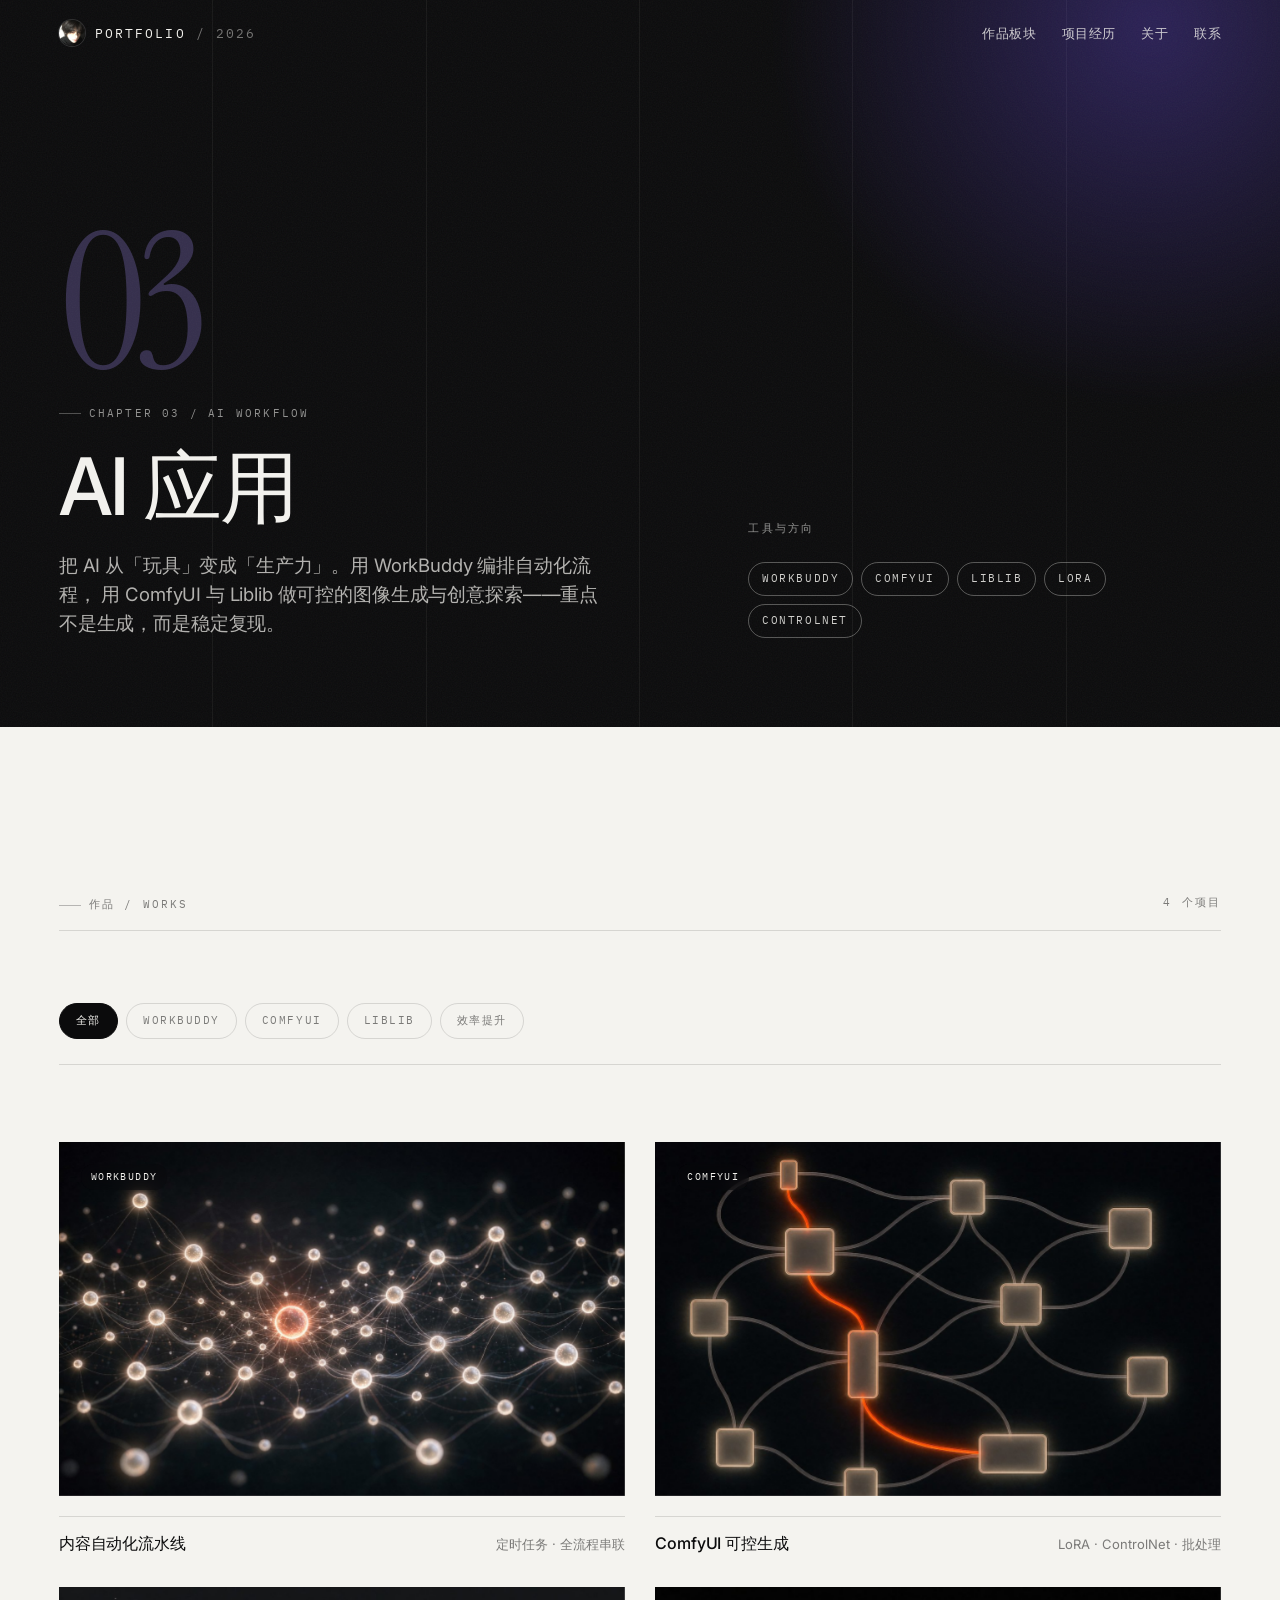
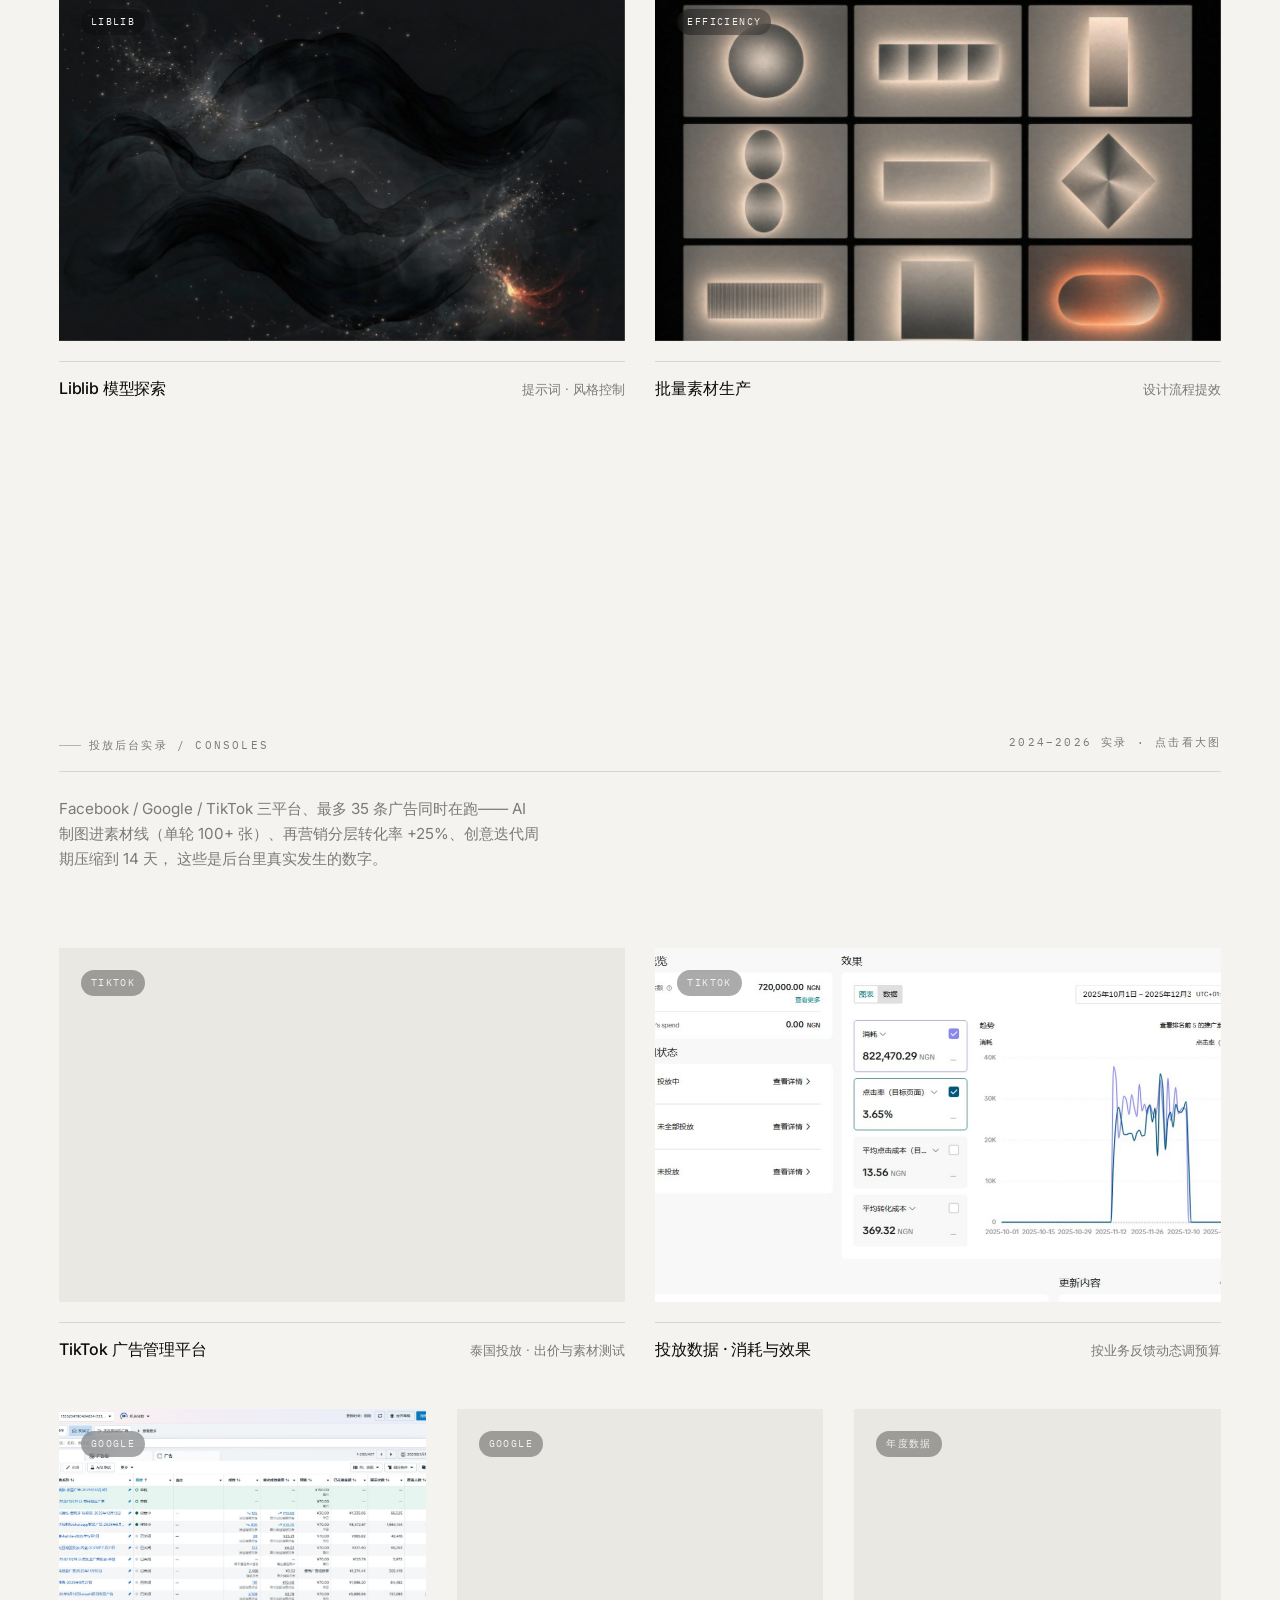
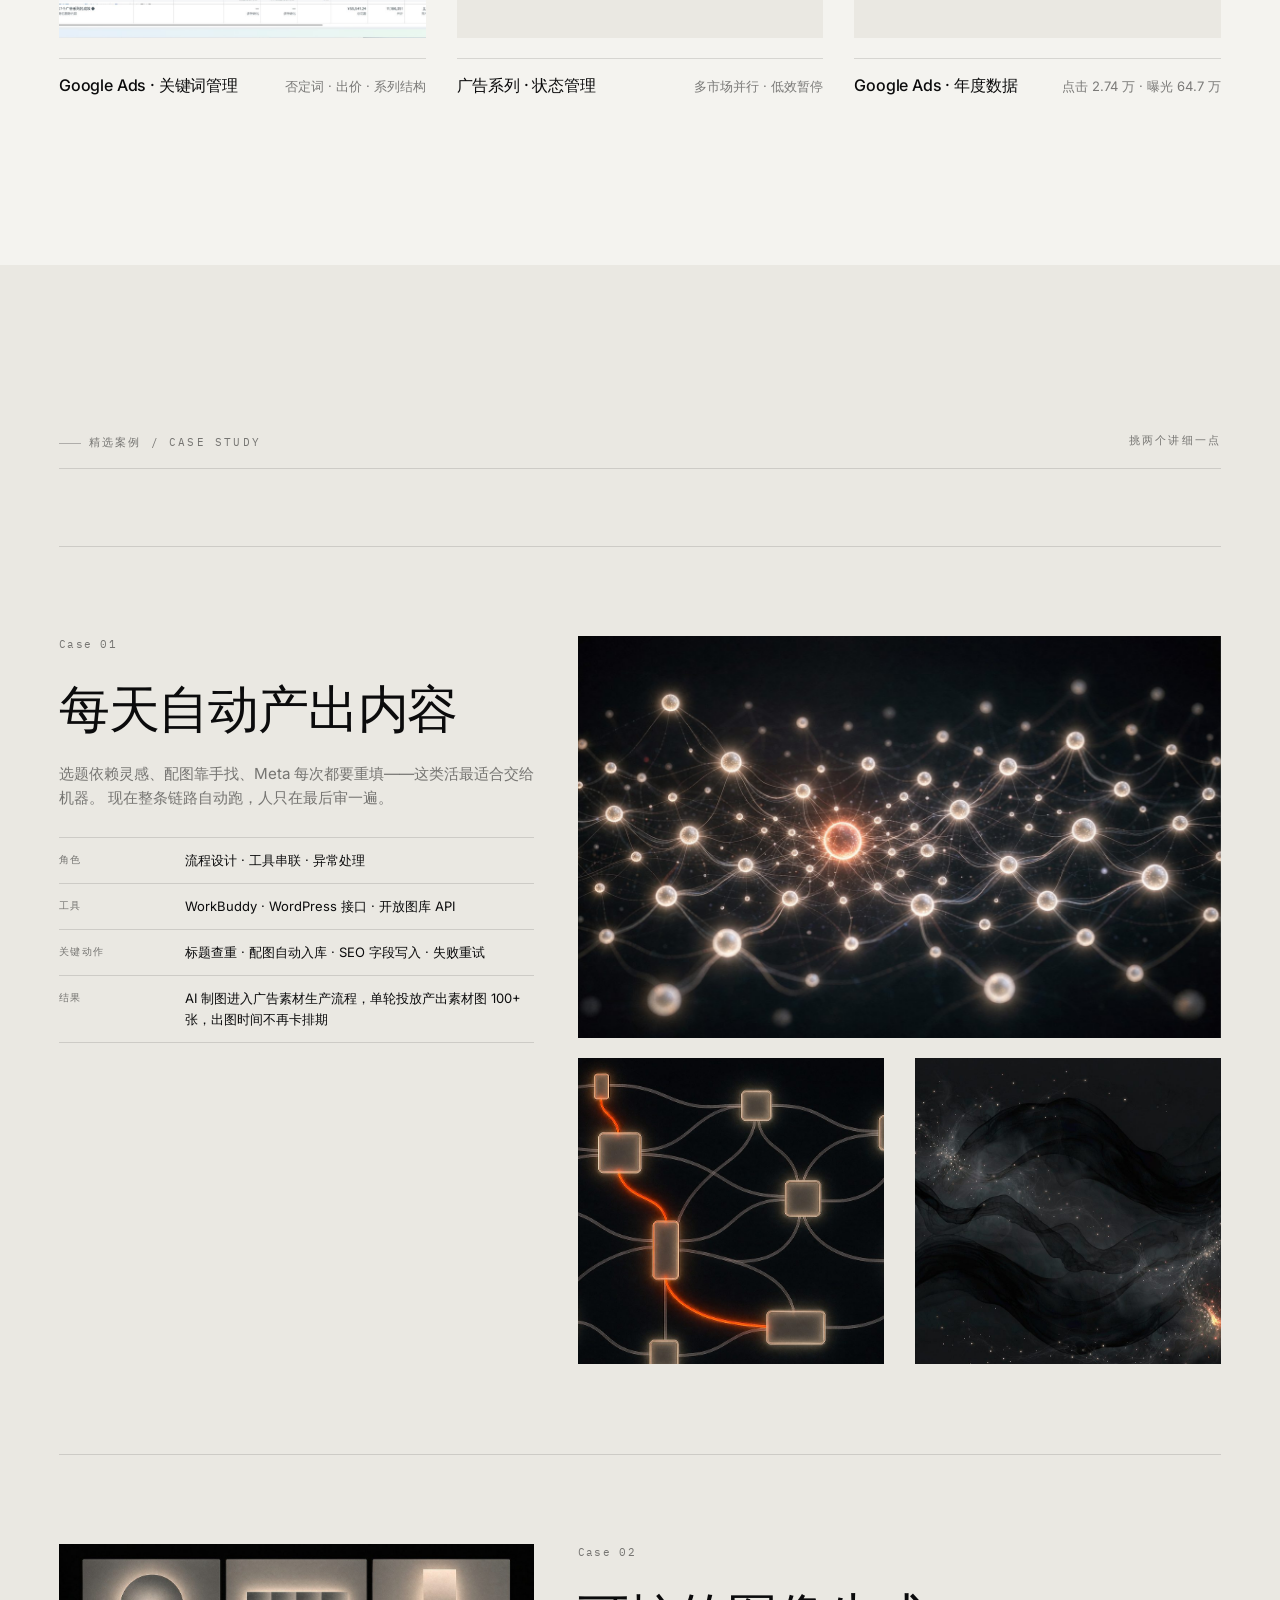
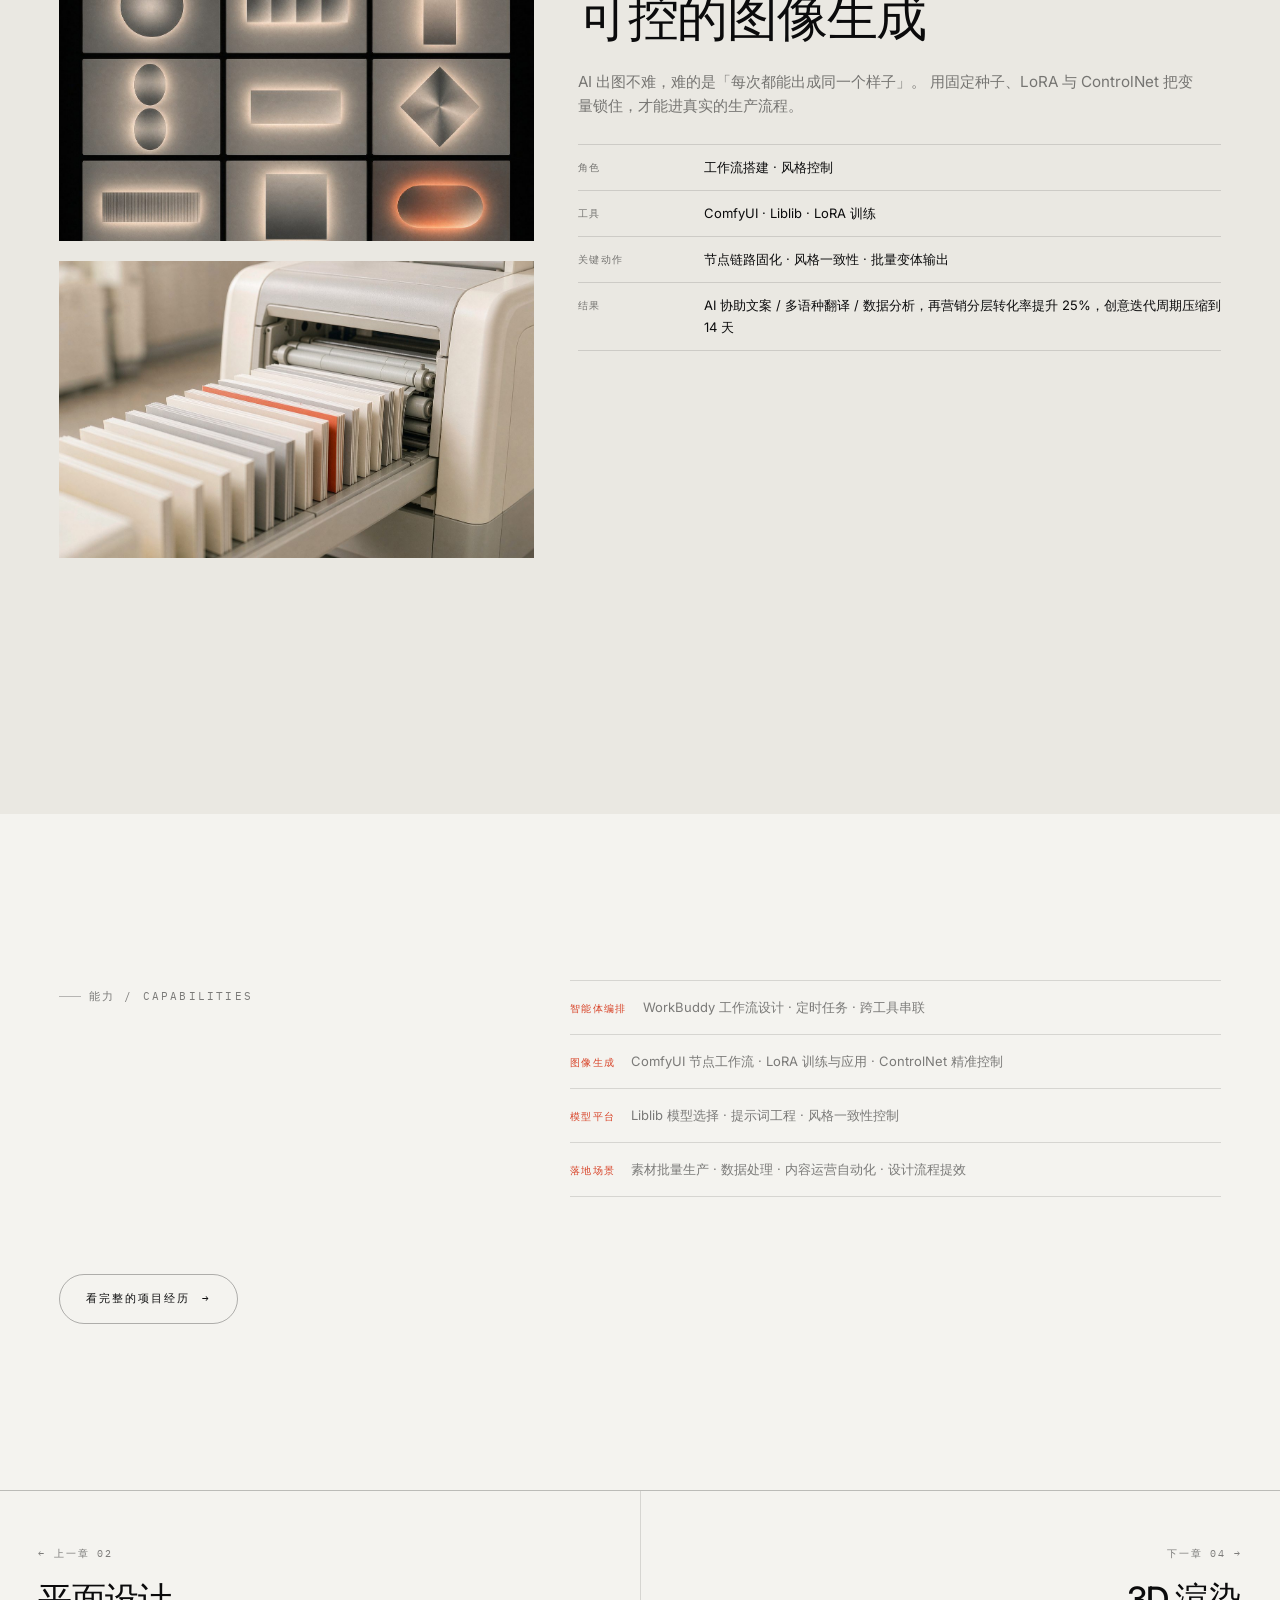
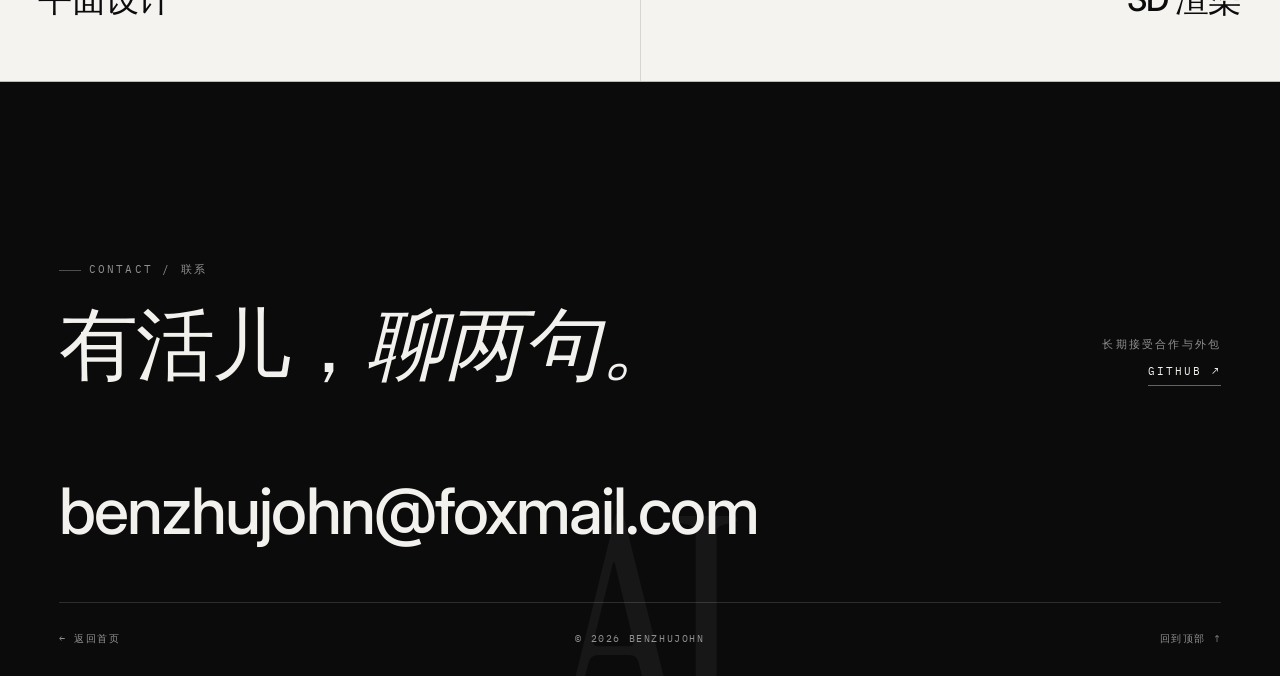
<file: pages/ai.html>
<!DOCTYPE html>
<html lang="zh-CN">
<head>
<meta charset="utf-8">
<meta name="viewport" content="width=device-width, initial-scale=1, viewport-fit=cover">
<title>AI 应用 · 作品集 | benzhujohn</title>
<meta name="description" content="AI 应用作品集：用 WorkBuddy 编排自动化流程，用 ComfyUI 与 Liblib 搭建可控图像生成工作流，把 AI 从玩具变成生产力。">
<meta name="theme-color" content="#0B0B0C">
<link rel="icon" href="../assets/img/favicon.ico" sizes="any">
<link rel="icon" type="image/png" sizes="32x32" href="../assets/img/icon-32.png">
<link rel="icon" type="image/png" sizes="16x16" href="../assets/img/icon-16.png">
<link rel="apple-touch-icon" href="../assets/img/apple-touch-icon.png">
<link rel="preconnect" href="https://fonts.googleapis.com">
<link rel="preconnect" href="https://fonts.gstatic.com" crossorigin>
<link rel="stylesheet" media="print" onload="this.media='all'"
      href="https://fonts.googleapis.com/css2?family=Inter:wght@400;500;600&family=Instrument+Serif:ital@0;1&family=IBM+Plex+Mono:wght@400;500&display=swap">
<link rel="stylesheet" href="../assets/css/style.css">
</head>
<body>

<div class="progress"><div class="progress__bar"></div></div>

<header class="nav">
  <div class="nav__inner">
    <a class="nav__brand" href="../index.html" aria-label="回到首页">
      <img class="nav__mark nav__mark--img" src="../assets/img/avatar.png" alt="benzhujohn 头像" width="26" height="26">
      <span>PORTFOLIO<span style="opacity:.45"> / 2026</span></span>
    </a>
    <nav class="nav__links" aria-label="主导航">
      <a class="nav__link" href="../index.html#works">作品板块</a>
      <a class="nav__link" href="../index.html#experience">项目经历</a>
      <a class="nav__link" href="../index.html#about">关于</a>
      <a class="nav__link" href="../index.html#contact">联系</a>
    </nav>
    <button class="nav__toggle" aria-label="打开菜单" aria-expanded="false"><span></span></button>
  </div>
</header>

<div class="menu">
  <nav class="menu__list" aria-label="菜单">
    <a class="menu__item" href="../index.html#works"><i>01</i>作品板块</a>
    <a class="menu__item" href="web.html"><i>02</i>网站建站</a>
    <a class="menu__item" href="graphic.html"><i>03</i>平面设计</a>
    <a class="menu__item" href="ai.html"><i>04</i>AI 应用</a>
    <a class="menu__item" href="three-d.html"><i>05</i>3D 渲染</a>
    <a class="menu__item" href="life.html"><i>06</i>兴趣爱好</a>
    <a class="menu__item" href="experience.html"><i>07</i>项目经历</a>
    <a class="menu__item" href="../index.html#contact"><i>08</i>联系</a>
  </nav>
  <div class="menu__foot">
    <span>基于 GitHub Pages 托管</span>
    <a class="mail-guard" data-mail="YmVuemh1am9obkBmb3htYWlsLmNvbQ==" href="../index.html#contact"><noscript>benzhujohn —at— foxmail —dot— com</noscript></a>
  </div>
</div>

<main>

  <section class="band band--ink phero ch-ai" data-nav="dark">
    <div class="hero__bg" aria-hidden="true">
      <div class="hero__grid-lines"><span></span><span></span><span></span><span></span><span></span><span></span></div>
      <div class="phero__glow"></div>
      <div class="hero__noise"></div>
    </div>
    <div class="wrap" style="position:relative;z-index:2">
      <span class="phero__no reveal">03</span>
      <div class="phero__grid">
        <div class="stack">
          <span class="t-micro reveal">Chapter 03 / AI Workflow</span>
          <h1 class="t-h1 reveal reveal-d1">AI 应用</h1>
          <p class="t-lead reveal reveal-d2" style="color:rgba(242,241,237,.72)">
            把 AI 从「玩具」变成「生产力」。用 WorkBuddy 编排自动化流程，
            用 ComfyUI 与 Liblib 做可控的图像生成与创意探索——重点不是生成，而是稳定复现。
          </p>
        </div>
        <div class="stack reveal reveal-d3">
          <span class="t-micro t-micro--bare" style="color:var(--muted)">工具与方向</span>
          <ul class="phero__badges">
            <li class="chip">WorkBuddy</li>
            <li class="chip">ComfyUI</li>
            <li class="chip">Liblib</li>
            <li class="chip">LoRA</li>
            <li class="chip">ControlNet</li>
          </ul>
        </div>
      </div>
    </div>
  </section>

  <section class="band sec" data-nav="light">
    <div class="wrap">
      <div class="shead reveal">
        <div class="shead__row">
          <span class="t-micro">作品 / Works</span>
          <span class="t-micro t-micro--bare" style="color:var(--muted)">4 个项目</span>
        </div>
      </div>

      <div class="filters mt-m">
        <button class="is-active" data-filter="all">全部</button>
        <button data-filter="WorkBuddy">WorkBuddy</button>
        <button data-filter="ComfyUI">ComfyUI</button>
        <button data-filter="Liblib">Liblib</button>
        <button data-filter="提效">效率提升</button>
      </div>

      <div class="grid-2 mt-l">
        <a class="work reveal" href="#" data-cat="WorkBuddy 提效">
          <div class="tile tile--wide">
            <span class="tile__badge">WorkBuddy</span>
            <img src="../assets/img/ai-01.jpg" alt="智能体自动化工作流">
            <span class="tile__cap"><span>自动化工作流</span><span>编排</span></span>
          </div>
          <div class="work__meta"><h3>内容自动化流水线</h3><p>定时任务 · 全流程串联</p></div>
        </a>
        <a class="work reveal reveal-d1" href="#" data-cat="ComfyUI">
          <div class="tile tile--wide">
            <span class="tile__badge">ComfyUI</span>
            <img src="../assets/img/ai-02.jpg" alt="ComfyUI 节点工作流">
            <span class="tile__cap"><span>节点工作流</span><span>可控生成</span></span>
          </div>
          <div class="work__meta"><h3>ComfyUI 可控生成</h3><p>LoRA · ControlNet · 批处理</p></div>
        </a>
        <a class="work reveal" href="#" data-cat="Liblib">
          <div class="tile tile--wide">
            <span class="tile__badge">Liblib</span>
            <img src="../assets/img/ai-03.jpg" alt="模型平台创意探索">
            <span class="tile__cap"><span>创意探索</span><span>模型平台</span></span>
          </div>
          <div class="work__meta"><h3>Liblib 模型探索</h3><p>提示词 · 风格控制</p></div>
        </a>
        <a class="work reveal reveal-d1" href="#" data-cat="提效 WorkBuddy">
          <div class="tile tile--wide">
            <span class="tile__badge">Efficiency</span>
            <img src="../assets/img/ai-04.jpg" alt="批量素材生产">
            <span class="tile__cap"><span>批量素材生产</span><span>Pipeline</span></span>
          </div>
          <div class="work__meta"><h3>批量素材生产</h3><p>设计流程提效</p></div>
        </a>
      </div>
    </div>
  </section>

  
  <!-- 投放后台实录（来自 2024–2026 年度总结） -->
  <section class="band sec" data-nav="light">
    <div class="wrap">
      <div class="shead reveal">
        <div class="shead__row">
          <span class="t-micro">投放后台实录 / Consoles</span>
          <span class="t-micro t-micro--bare" style="color:var(--muted)">2024–2026 实录 · 点击看大图</span>
        </div>
        <p class="t-body shead__desc">
          Facebook / Google / TikTok 三平台、最多 35 条广告同时在跑——
          AI 制图进素材线（单轮 100+ 张）、再营销分层转化率 +25%、创意迭代周期压缩到 14 天，
          这些是后台里真实发生的数字。
        </p>
      </div>

      <div class="grid-2 mt-l">
        <a class="work reveal" href="../assets/img/works/wai-01.jpg" target="_blank" rel="noopener">
          <div class="tile tile--wide">
            <span class="tile__badge">TikTok</span>
            <img src="../assets/img/works/wai-01.jpg" alt="TikTok 广告管理平台：泰国市场投放看板">
            <span class="tile__cap"><span>TikTok 后台</span><span>泰国市场</span></span>
          </div>
          <div class="work__meta"><h3>TikTok 广告管理平台</h3><p>泰国投放 · 出价与素材测试</p></div>
        </a>
        <a class="work reveal reveal-d1" href="../assets/img/works/wai-02.jpg" target="_blank" rel="noopener">
          <div class="tile tile--wide">
            <span class="tile__badge">TikTok</span>
            <img src="../assets/img/works/wai-02.jpg" alt="TikTok 广告数据：消耗与效果曲线">
            <span class="tile__cap"><span>消耗曲线</span><span>效果</span></span>
          </div>
          <div class="work__meta"><h3>投放数据 · 消耗与效果</h3><p>按业务反馈动态调预算</p></div>
        </a>
      </div>

      <div class="grid-3 mt-m">
        <a class="work reveal" href="../assets/img/works/wai-03.jpg" target="_blank" rel="noopener">
          <div class="tile tile--wide">
            <span class="tile__badge">Google</span>
            <img src="../assets/img/works/wai-03.jpg" alt="Google Ads 编辑器：关键词与广告系列管理">
            <span class="tile__cap"><span>Ads 编辑器</span><span>关键词</span></span>
          </div>
          <div class="work__meta"><h3>Google Ads · 关键词管理</h3><p>否定词 · 出价 · 系列结构</p></div>
        </a>
        <a class="work reveal reveal-d1" href="../assets/img/works/wai-08.jpg" target="_blank" rel="noopener">
          <div class="tile tile--wide">
            <span class="tile__badge">Google</span>
            <img src="../assets/img/works/wai-08.jpg" alt="Google Ads 广告系列列表与状态管理">
            <span class="tile__cap"><span>广告系列</span><span>多市场</span></span>
          </div>
          <div class="work__meta"><h3>广告系列 · 状态管理</h3><p>多市场并行 · 低效暂停</p></div>
        </a>
        <a class="work reveal reveal-d2" href="../assets/img/works/wai-07.jpg" target="_blank" rel="noopener">
          <div class="tile tile--wide">
            <span class="tile__badge">年度数据</span>
            <img src="../assets/img/works/wai-07.jpg" alt="Google Ads 年度数据：点击 2.74 万 / 曝光 64.7 万">
            <span class="tile__cap"><span>年度数据</span><span>2024</span></span>
          </div>
          <div class="work__meta"><h3>Google Ads · 年度数据</h3><p>点击 2.74 万 · 曝光 64.7 万</p></div>
        </a>
      </div>
    </div>
  </section>

<section class="band band--deep sec" data-nav="light">
    <div class="wrap">
      <div class="shead reveal">
        <div class="shead__row">
          <span class="t-micro">精选案例 / Case Study</span>
          <span class="t-micro t-micro--bare" style="color:var(--muted)">挑两个讲细一点</span>
        </div>
      </div>

      <article class="case mt-l">
        <div class="case__grid">
          <div class="case__info reveal">
            <span class="t-num">Case 01</span>
            <h2 class="t-h2">每天自动产出内容</h2>
            <p class="t-body">
              选题依赖灵感、配图靠手找、Meta 每次都要重填——这类活最适合交给机器。
              现在整条链路自动跑，人只在最后审一遍。
            </p>
            <div class="case__specs">
              <div><dt>角色</dt><dd>流程设计 · 工具串联 · 异常处理</dd></div>
              <div><dt>工具</dt><dd>WorkBuddy · WordPress 接口 · 开放图库 API</dd></div>
              <div><dt>关键动作</dt><dd>标题查重 · 配图自动入库 · SEO 字段写入 · 失败重试</dd></div>
              <div><dt>结果</dt><dd>AI 制图进入广告素材生产流程，单轮投放产出素材图 100+ 张，出图时间不再卡排期</dd></div>
            </div>
          </div>
          <div class="case__media reveal reveal-d1">
            <div class="tile tile--wide"><img src="../assets/img/ai-01.jpg" alt="工作流节点"></div>
            <div class="case__media--2 grid-2">
              <div class="tile tile--square"><img src="../assets/img/ai-02.jpg" alt="节点细节"></div>
              <div class="tile tile--square"><img src="../assets/img/ai-03.jpg" alt="输出结果"></div>
            </div>
          </div>
        </div>
      </article>

      <article class="case case--flip">
        <div class="case__grid">
          <div class="case__info reveal">
            <span class="t-num">Case 02</span>
            <h2 class="t-h2">可控的图像生成</h2>
            <p class="t-body">
              AI 出图不难，难的是「每次都能出成同一个样子」。
              用固定种子、LoRA 与 ControlNet 把变量锁住，才能进真实的生产流程。
            </p>
            <div class="case__specs">
              <div><dt>角色</dt><dd>工作流搭建 · 风格控制</dd></div>
              <div><dt>工具</dt><dd>ComfyUI · Liblib · LoRA 训练</dd></div>
              <div><dt>关键动作</dt><dd>节点链路固化 · 风格一致性 · 批量变体输出</dd></div>
              <div><dt>结果</dt><dd>AI 协助文案 / 多语种翻译 / 数据分析，再营销分层转化率提升 25%，创意迭代周期压缩到 14 天</dd></div>
            </div>
          </div>
          <div class="case__media reveal reveal-d1">
            <div class="tile tile--wide"><img src="../assets/img/ai-04.jpg" alt="生成结果"></div>
            <div class="tile tile--wide"><img src="../assets/img/exp-03.jpg" alt="工作流结构"></div>
          </div>
        </div>
      </article>
    </div>
  </section>

  <section class="band sec" data-nav="light">
    <div class="wrap">
      <div class="split">
        <div class="col-a"><span class="t-micro reveal">能力 / Capabilities</span></div>
        <div class="col-b">
          <ul class="caps reveal">
            <li><b>智能体编排</b><span>WorkBuddy 工作流设计 · 定时任务 · 跨工具串联</span></li>
            <li><b>图像生成</b><span>ComfyUI 节点工作流 · LoRA 训练与应用 · ControlNet 精准控制</span></li>
            <li><b>模型平台</b><span>Liblib 模型选择 · 提示词工程 · 风格一致性控制</span></li>
            <li><b>落地场景</b><span>素材批量生产 · 数据处理 · 内容运营自动化 · 设计流程提效</span></li>
          </ul>
        </div>
      </div>
      <div class="mt-l reveal"><a class="btn" href="experience.html"><span>看完整的项目经历</span><i aria-hidden="true">→</i></a></div>
    </div>
  </section>

  <nav class="band navnext" aria-label="章节导航">
    <a href="graphic.html" style="--row-accent:var(--ch-graphic)">
      <span class="dir">← 上一章 02</span>
      <span class="name">平面设计</span>
    </a>
    <a class="align-end" href="three-d.html" style="--row-accent:var(--ch-d3)">
      <span class="dir">下一章 04 →</span>
      <span class="name">3D 渲染</span>
    </a>
  </nav>

</main>

<footer class="band band--ink foot" data-nav="dark">
  <div class="wrap">
    <div class="foot__cta">
      <div class="stack">
        <span class="t-micro">Contact / 联系</span>
        <h2 class="t-h1">有活儿，<em class="t-italic">聊两句。</em></h2>
      </div>
      <div class="stack-s" style="justify-items:end;text-align:right">
        <span class="t-micro t-micro--bare" style="color:var(--muted)">长期接受合作与外包</span>
        <a class="link-arrow" href="https://github.com/benzhujohn">GitHub <span aria-hidden="true">↗</span></a>
      </div>
    </div>

    <div class="foot__mailrow foot__contacts">
      <a class="foot__mail mail-guard" href="../index.html#contact" data-mail="YmVuemh1am9obkBmb3htYWlsLmNvbQ==" aria-label="发送邮件"><noscript>benzhujohn —at— foxmail —dot— com</noscript></a>
    </div>

    <div class="foot__bottom">
      <a href="../index.html">← 返回首页</a>
      <span>© <span data-year>2026</span> benzhujohn</span>
      <a href="#">回到顶部 ↑</a>
    </div>
  </div>
  <span class="foot__pagename" aria-hidden="true">AI</span>
</footer>

<script src="../assets/js/main.js"></script>
</body>
</html>
</file>
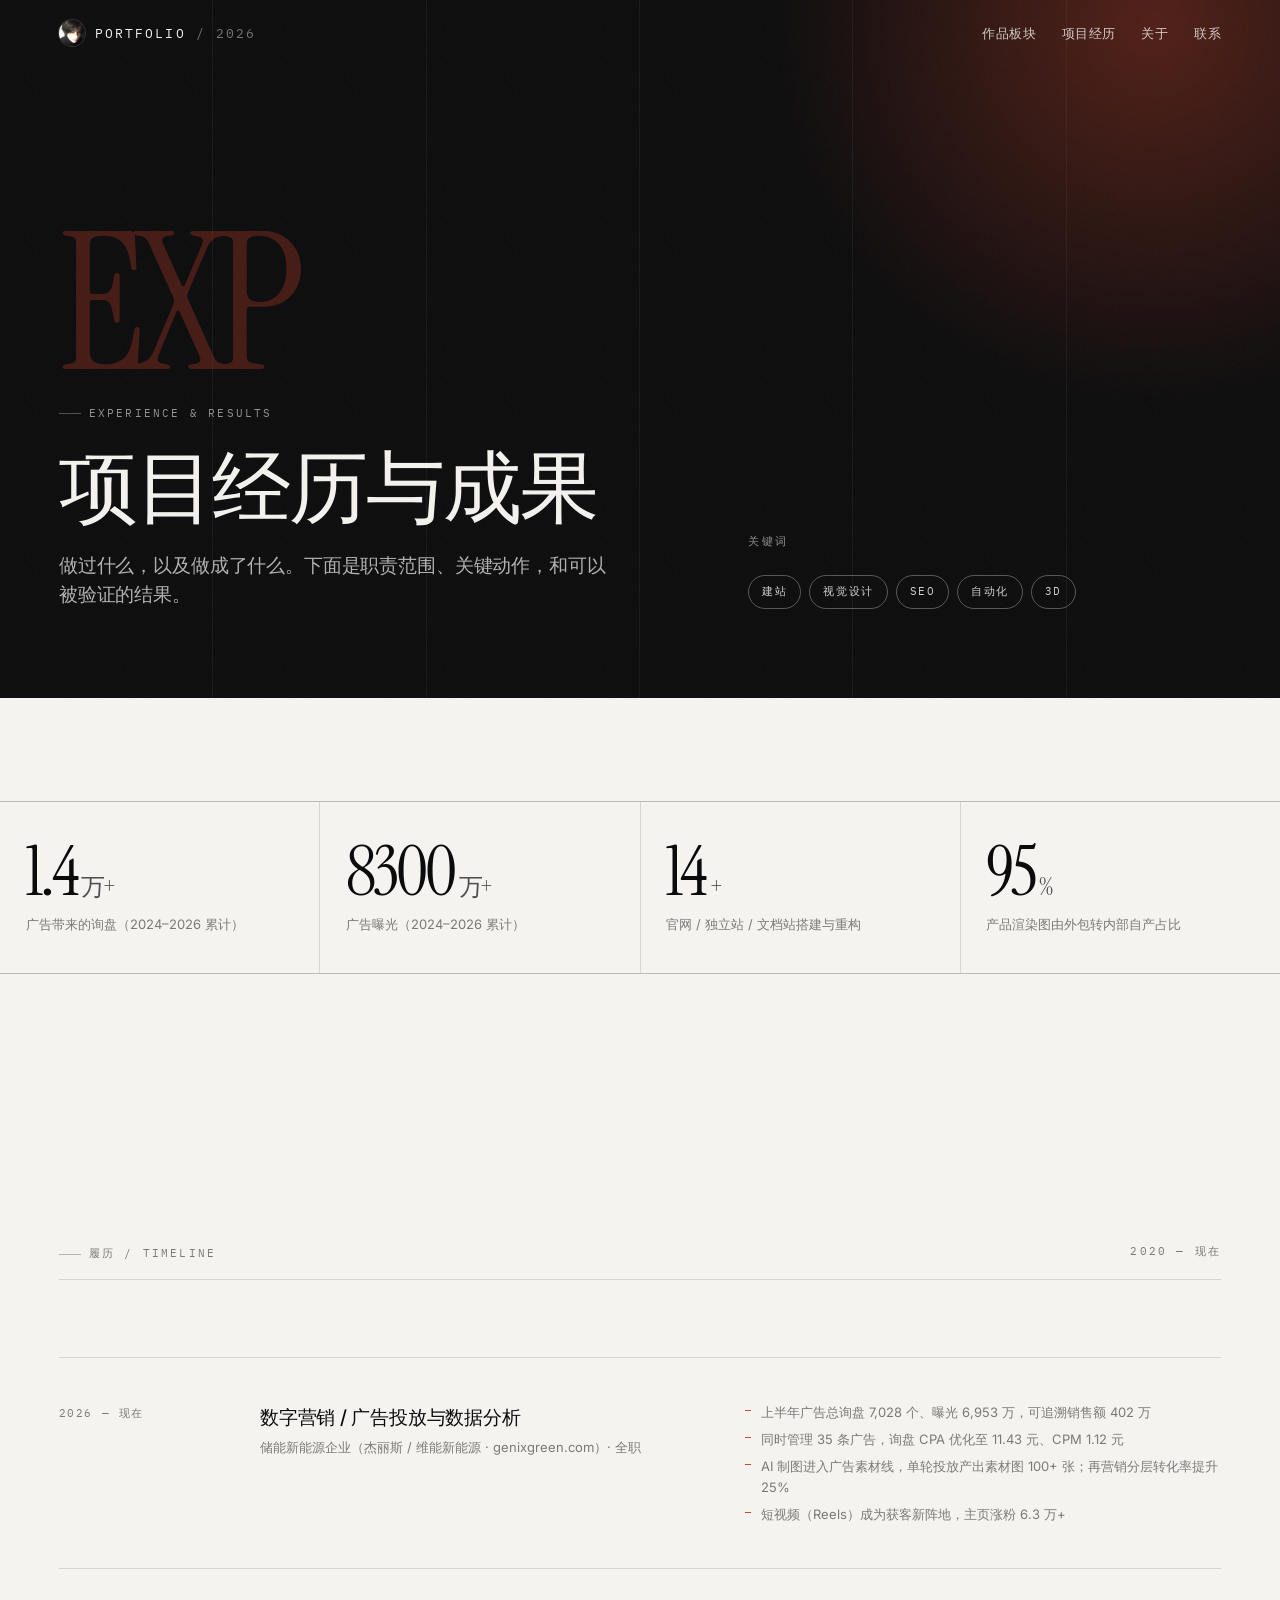
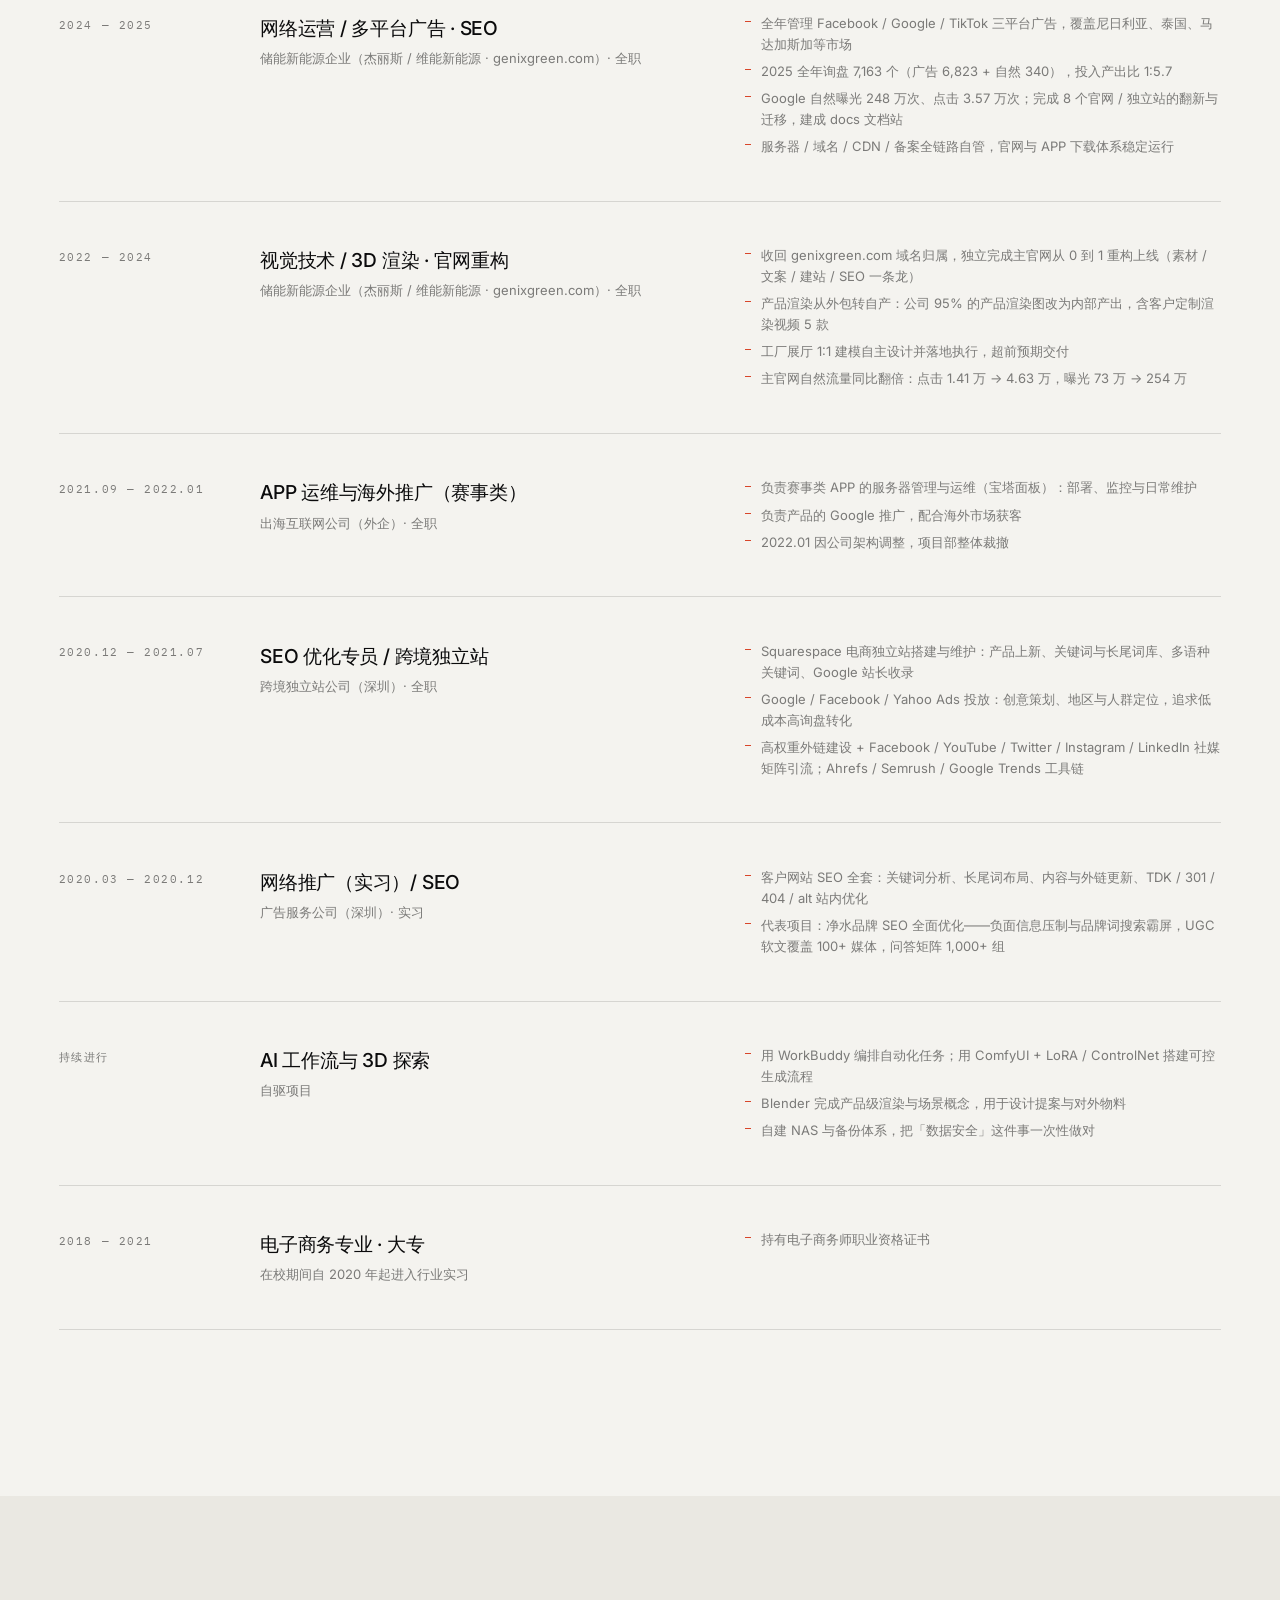
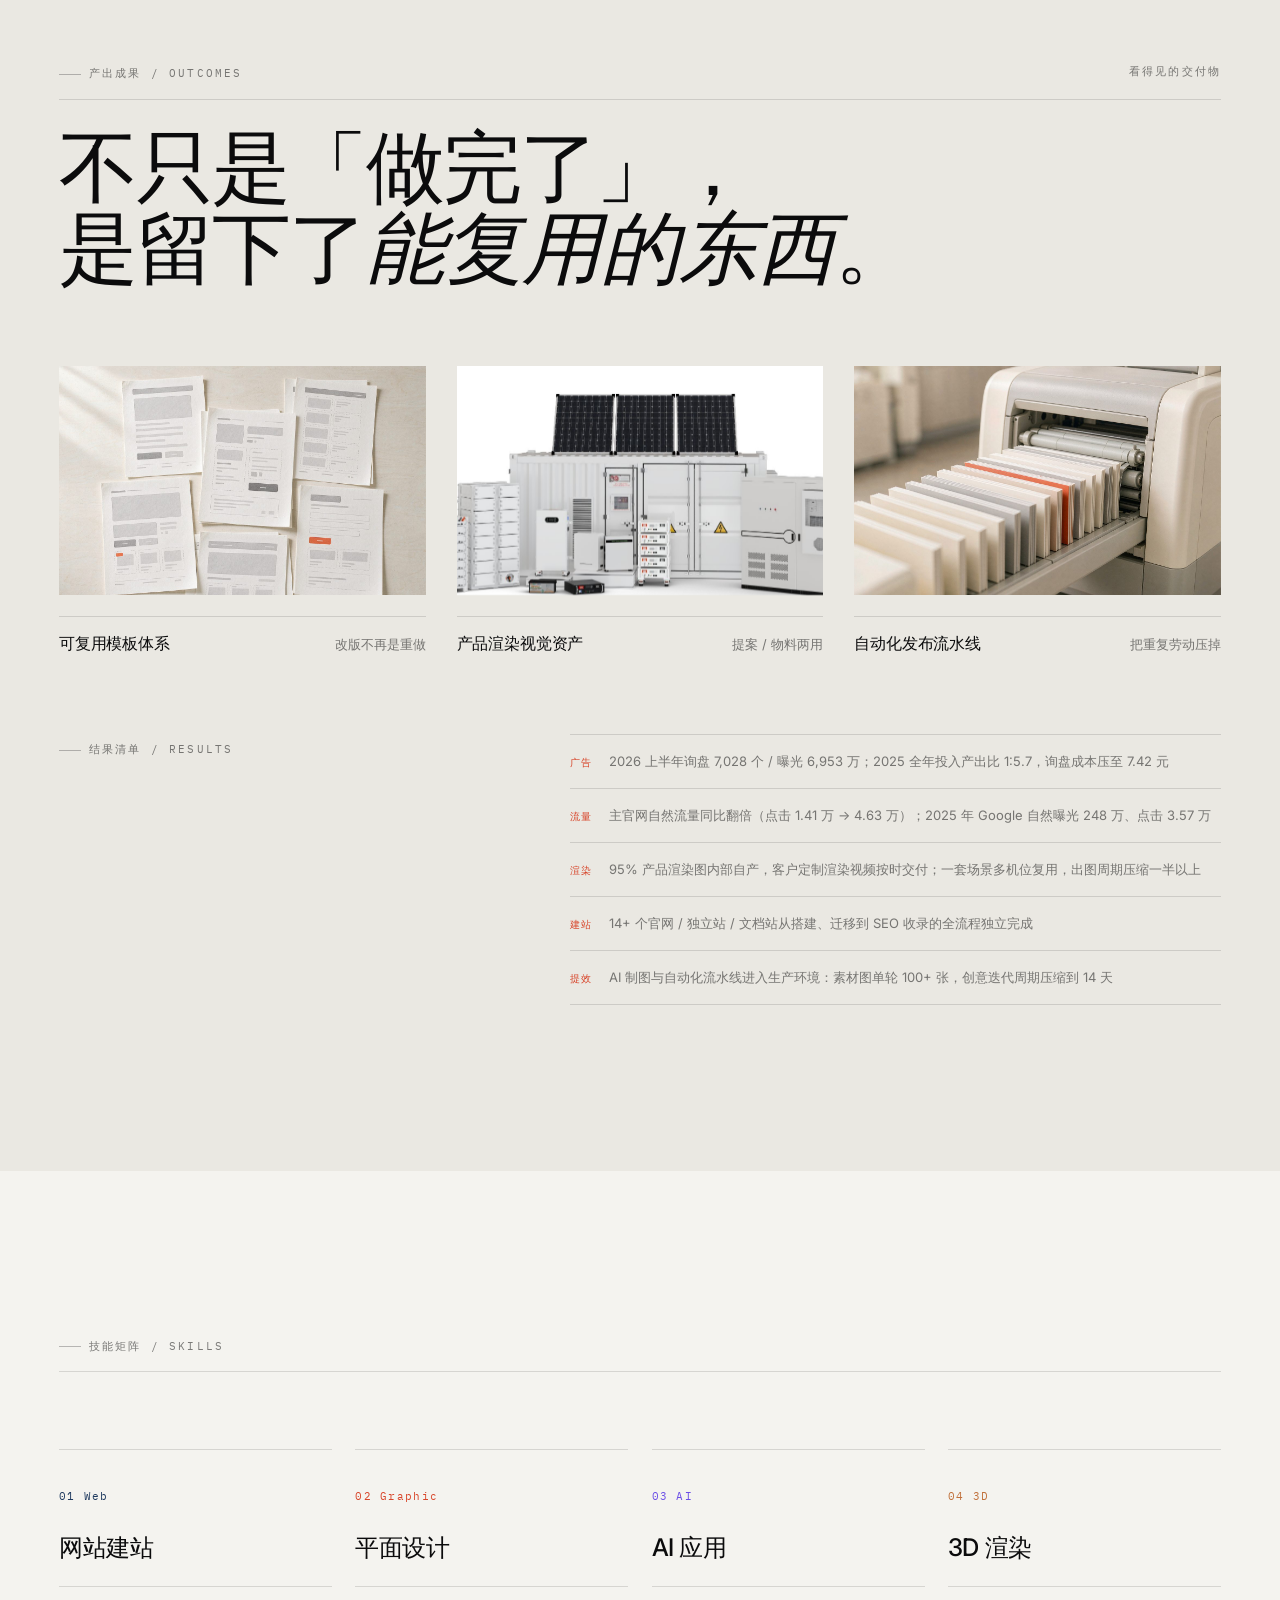
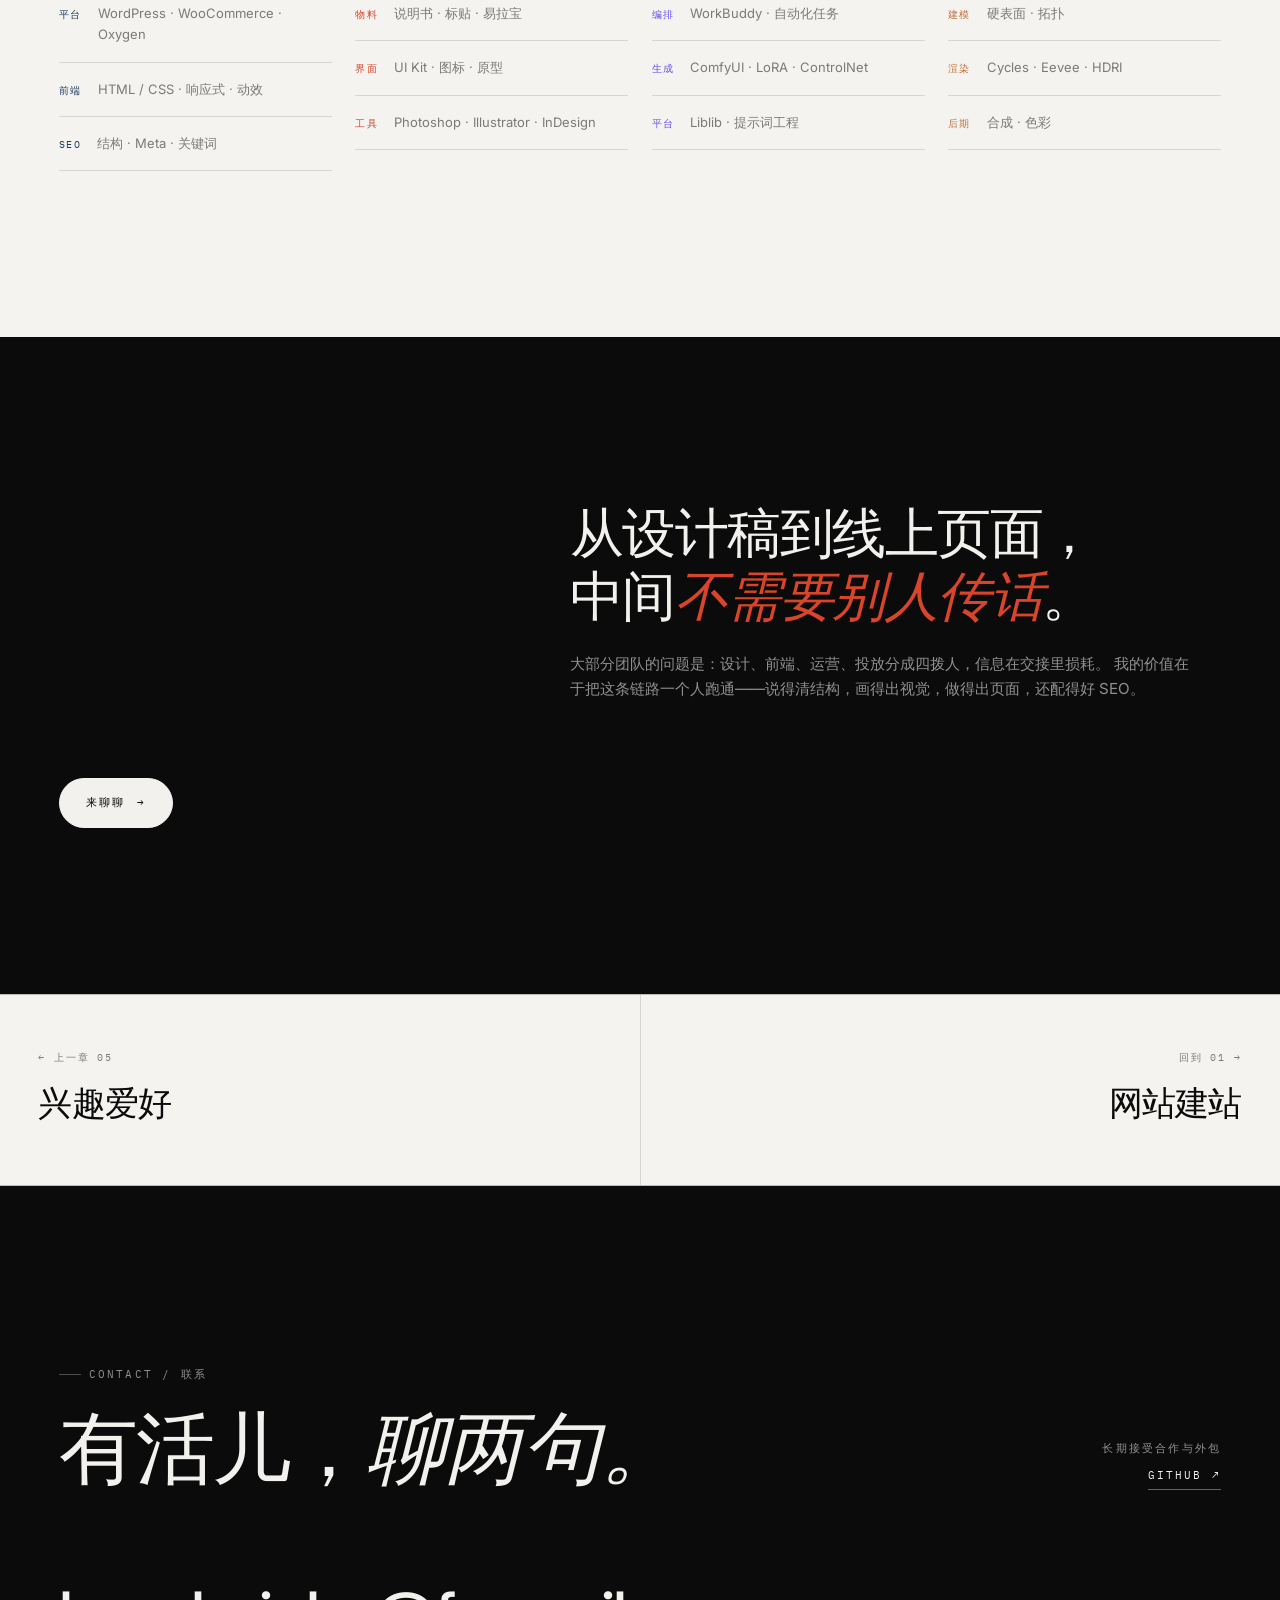
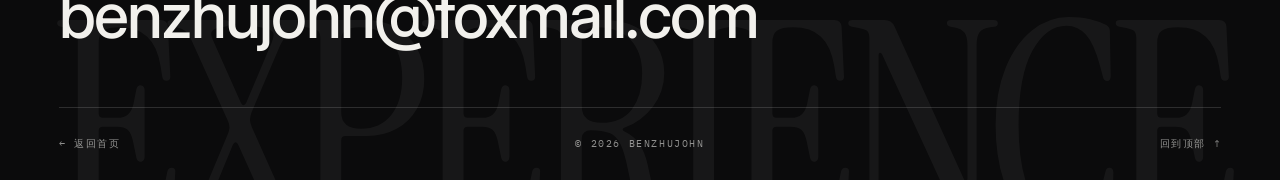
<file: pages/experience.html>
<!DOCTYPE html>
<html lang="zh-CN">
<head>
<meta charset="utf-8">
<meta name="viewport" content="width=device-width, initial-scale=1, viewport-fit=cover">
<title>项目经历与成果 | benzhujohn</title>
<meta name="description" content="项目经历、职责范围与产出成果：网站建站、平面设计、AI 工作流与 3D 渲染的完整履历与可量化结果。">
<meta name="theme-color" content="#0B0B0C">
<link rel="icon" href="../assets/img/favicon.ico" sizes="any">
<link rel="icon" type="image/png" sizes="32x32" href="../assets/img/icon-32.png">
<link rel="icon" type="image/png" sizes="16x16" href="../assets/img/icon-16.png">
<link rel="apple-touch-icon" href="../assets/img/apple-touch-icon.png">
<link rel="preconnect" href="https://fonts.googleapis.com">
<link rel="preconnect" href="https://fonts.gstatic.com" crossorigin>
<link rel="stylesheet" media="print" onload="this.media='all'"
      href="https://fonts.googleapis.com/css2?family=Inter:wght@400;500;600&family=Instrument+Serif:ital@0;1&family=IBM+Plex+Mono:wght@400;500&display=swap">
<link rel="stylesheet" href="../assets/css/style.css">
</head>
<body>

<div class="progress"><div class="progress__bar"></div></div>

<header class="nav">
  <div class="nav__inner">
    <a class="nav__brand" href="../index.html" aria-label="回到首页">
      <img class="nav__mark nav__mark--img" src="../assets/img/avatar.png" alt="benzhujohn 头像" width="26" height="26">
      <span>PORTFOLIO<span style="opacity:.45"> / 2026</span></span>
    </a>
    <nav class="nav__links" aria-label="主导航">
      <a class="nav__link" href="../index.html#works">作品板块</a>
      <a class="nav__link" href="../index.html#experience">项目经历</a>
      <a class="nav__link" href="../index.html#about">关于</a>
      <a class="nav__link" href="../index.html#contact">联系</a>
    </nav>
    <button class="nav__toggle" aria-label="打开菜单" aria-expanded="false"><span></span></button>
  </div>
</header>

<div class="menu">
  <nav class="menu__list" aria-label="菜单">
    <a class="menu__item" href="../index.html#works"><i>01</i>作品板块</a>
    <a class="menu__item" href="web.html"><i>02</i>网站建站</a>
    <a class="menu__item" href="graphic.html"><i>03</i>平面设计</a>
    <a class="menu__item" href="ai.html"><i>04</i>AI 应用</a>
    <a class="menu__item" href="three-d.html"><i>05</i>3D 渲染</a>
    <a class="menu__item" href="life.html"><i>06</i>兴趣爱好</a>
    <a class="menu__item" href="experience.html"><i>07</i>项目经历</a>
    <a class="menu__item" href="../index.html#contact"><i>08</i>联系</a>
  </nav>
  <div class="menu__foot">
    <span>基于 GitHub Pages 托管</span>
    <a class="mail-guard" data-mail="YmVuemh1am9obkBmb3htYWlsLmNvbQ==" href="../index.html#contact"><noscript>benzhujohn —at— foxmail —dot— com</noscript></a>
  </div>
</div>

<main>

  <section class="band band--ink phero" data-nav="dark" style="--ch:#D8452A">
    <div class="hero__bg" aria-hidden="true">
      <div class="hero__grid-lines"><span></span><span></span><span></span><span></span><span></span><span></span></div>
      <div class="phero__glow"></div>
      <div class="hero__noise"></div>
    </div>
    <div class="wrap" style="position:relative;z-index:2">
      <span class="phero__no reveal">EXP</span>
      <div class="phero__grid">
        <div class="stack">
          <span class="t-micro reveal">Experience &amp; Results</span>
          <h1 class="t-h1 reveal reveal-d1">项目经历与成果</h1>
          <p class="t-lead reveal reveal-d2" style="color:rgba(242,241,237,.72)">
            做过什么，以及做成了什么。下面是职责范围、关键动作，和可以被验证的结果。
          </p>
        </div>
        <div class="stack reveal reveal-d3">
          <span class="t-micro t-micro--bare" style="color:var(--muted)">关键词</span>
          <ul class="phero__badges">
            <li class="chip">建站</li>
            <li class="chip">视觉设计</li>
            <li class="chip">SEO</li>
            <li class="chip">自动化</li>
            <li class="chip">3D</li>
          </ul>
        </div>
      </div>
    </div>
  </section>

  <!-- 数据 -->
  <section class="band sec--tight" data-nav="light">
    <div class="stats">
      <div class="stat"><b><span data-count="1.4" data-dec="1">0</span><i>万+</i></b><p>广告带来的询盘（2024–2026 累计）</p></div>
      <div class="stat"><b><span data-count="8300">0</span><i>万+</i></b><p>广告曝光（2024–2026 累计）</p></div>
      <div class="stat"><b><span data-count="14">0</span><i>+</i></b><p>官网 / 独立站 / 文档站搭建与重构</p></div>
      <div class="stat"><b><span data-count="95">0</span><i>%</i></b><p>产品渲染图由外包转内部自产占比</p></div>
    </div>
  </section>

  <!-- 履历 -->
  <section class="band sec" data-nav="light">
    <div class="wrap">
      <div class="shead reveal">
        <div class="shead__row">
          <span class="t-micro">履历 / Timeline</span>
          <span class="t-micro t-micro--bare" style="color:var(--muted)">2020 — 现在</span>
        </div>
      </div>

      <div class="tl mt-l">
        <article class="tl__item reveal">
          <div class="tl__when">2026 — 现在</div>
          <div>
            <h3 class="tl__role">数字营销 / 广告投放与数据分析</h3>
            <p class="tl__org">储能新能源企业（杰丽斯 / 维能新能源 · genixgreen.com）· 全职</p>
          </div>
          <div class="tl__note">
            <ul>
              <li>上半年广告总询盘 7,028 个、曝光 6,953 万，可追溯销售额 402 万</li>
              <li>同时管理 35 条广告，询盘 CPA 优化至 11.43 元、CPM 1.12 元</li>
              <li>AI 制图进入广告素材线，单轮投放产出素材图 100+ 张；再营销分层转化率提升 25%</li>
              <li>短视频（Reels）成为获客新阵地，主页涨粉 6.3 万+</li>
            </ul>
          </div>
        </article>

        <article class="tl__item reveal">
          <div class="tl__when">2024 — 2025</div>
          <div>
            <h3 class="tl__role">网络运营 / 多平台广告 · SEO</h3>
            <p class="tl__org">储能新能源企业（杰丽斯 / 维能新能源 · genixgreen.com）· 全职</p>
          </div>
          <div class="tl__note">
            <ul>
              <li>全年管理 Facebook / Google / TikTok 三平台广告，覆盖尼日利亚、泰国、马达加斯加等市场</li>
              <li>2025 全年询盘 7,163 个（广告 6,823 + 自然 340），投入产出比 1:5.7</li>
              <li>Google 自然曝光 248 万次、点击 3.57 万次；完成 8 个官网 / 独立站的翻新与迁移，建成 docs 文档站</li>
              <li>服务器 / 域名 / CDN / 备案全链路自管，官网与 APP 下载体系稳定运行</li>
            </ul>
          </div>
        </article>

        <article class="tl__item reveal">
          <div class="tl__when">2022 — 2024</div>
          <div>
            <h3 class="tl__role">视觉技术 / 3D 渲染 · 官网重构</h3>
            <p class="tl__org">储能新能源企业（杰丽斯 / 维能新能源 · genixgreen.com）· 全职</p>
          </div>
          <div class="tl__note">
            <ul>
              <li>收回 genixgreen.com 域名归属，独立完成主官网从 0 到 1 重构上线（素材 / 文案 / 建站 / SEO 一条龙）</li>
              <li>产品渲染从外包转自产：公司 95% 的产品渲染图改为内部产出，含客户定制渲染视频 5 款</li>
              <li>工厂展厅 1:1 建模自主设计并落地执行，超前预期交付</li>
              <li>主官网自然流量同比翻倍：点击 1.41 万 → 4.63 万，曝光 73 万 → 254 万</li>
            </ul>
          </div>
        </article>

        <article class="tl__item reveal">
          <div class="tl__when">2021.09 — 2022.01</div>
          <div>
            <h3 class="tl__role">APP 运维与海外推广（赛事类）</h3>
            <p class="tl__org">出海互联网公司（外企）· 全职</p>
          </div>
          <div class="tl__note">
            <ul>
              <li>负责赛事类 APP 的服务器管理与运维（宝塔面板）：部署、监控与日常维护</li>
              <li>负责产品的 Google 推广，配合海外市场获客</li>
              <li>2022.01 因公司架构调整，项目部整体裁撤</li>
            </ul>
          </div>
        </article>

        <article class="tl__item reveal">
          <div class="tl__when">2020.12 — 2021.07</div>
          <div>
            <h3 class="tl__role">SEO 优化专员 / 跨境独立站</h3>
            <p class="tl__org">跨境独立站公司（深圳）· 全职</p>
          </div>
          <div class="tl__note">
            <ul>
              <li>Squarespace 电商独立站搭建与维护：产品上新、关键词与长尾词库、多语种关键词、Google 站长收录</li>
              <li>Google / Facebook / Yahoo Ads 投放：创意策划、地区与人群定位，追求低成本高询盘转化</li>
              <li>高权重外链建设 + Facebook / YouTube / Twitter / Instagram / LinkedIn 社媒矩阵引流；Ahrefs / Semrush / Google Trends 工具链</li>
            </ul>
          </div>
        </article>

        <article class="tl__item reveal">
          <div class="tl__when">2020.03 — 2020.12</div>
          <div>
            <h3 class="tl__role">网络推广（实习）/ SEO</h3>
            <p class="tl__org">广告服务公司（深圳）· 实习</p>
          </div>
          <div class="tl__note">
            <ul>
              <li>客户网站 SEO 全套：关键词分析、长尾词布局、内容与外链更新、TDK / 301 / 404 / alt 站内优化</li>
              <li>代表项目：净水品牌 SEO 全面优化——负面信息压制与品牌词搜索霸屏，UGC 软文覆盖 100+ 媒体，问答矩阵 1,000+ 组</li>
            </ul>
          </div>
        </article>

        <article class="tl__item reveal">
          <div class="tl__when">持续进行</div>
          <div>
            <h3 class="tl__role">AI 工作流与 3D 探索</h3>
            <p class="tl__org">自驱项目</p>
          </div>
          <div class="tl__note">
            <ul>
              <li>用 WorkBuddy 编排自动化任务；用 ComfyUI + LoRA / ControlNet 搭建可控生成流程</li>
              <li>Blender 完成产品级渲染与场景概念，用于设计提案与对外物料</li>
              <li>自建 NAS 与备份体系，把「数据安全」这件事一次性做对</li>
            </ul>
          </div>
        </article>

        <article class="tl__item reveal">
          <div class="tl__when">2018 — 2021</div>
          <div>
            <h3 class="tl__role">电子商务专业 · 大专</h3>
            <p class="tl__org">在校期间自 2020 年起进入行业实习</p>
          </div>
          <div class="tl__note">
            <ul>
              <li>持有电子商务师职业资格证书</li>
            </ul>
          </div>
        </article>
      </div>
    </div>
  </section>

  <!-- 产出成果 -->
  <section class="band band--deep sec" data-nav="light">
    <div class="wrap">
      <div class="shead reveal">
        <div class="shead__row">
          <span class="t-micro">产出成果 / Outcomes</span>
          <span class="t-micro t-micro--bare" style="color:var(--muted)">看得见的交付物</span>
        </div>
        <h2 class="t-h1 shead__title">不只是「做完了」，<br>是留下了<em class="t-italic">能复用的东西</em>。</h2>
      </div>

      <div class="grid-3 mt-l">
        <div class="work reveal">
          <div class="tile tile--wide"><img src="../assets/img/exp-01.jpg" alt="模板体系产出"></div>
          <div class="work__meta"><h3>可复用模板体系</h3><p>改版不再是重做</p></div>
        </div>
        <div class="work reveal reveal-d1">
          <div class="tile tile--wide"><img src="../assets/img/works/w3d-01.jpg" alt="产品渲染产出"></div>
          <div class="work__meta"><h3>产品渲染视觉资产</h3><p>提案 / 物料两用</p></div>
        </div>
        <div class="work reveal reveal-d2">
          <div class="tile tile--wide"><img src="../assets/img/exp-03.jpg" alt="自动化流程产出"></div>
          <div class="work__meta"><h3>自动化发布流水线</h3><p>把重复劳动压掉</p></div>
        </div>
      </div>

      <div class="split mt-l">
        <div class="col-a"><span class="t-micro reveal">结果清单 / Results</span></div>
        <div class="col-b">
          <ul class="caps reveal">
            <li><b>广告</b><span>2026 上半年询盘 7,028 个 / 曝光 6,953 万；2025 全年投入产出比 1:5.7，询盘成本压至 7.42 元</span></li>
            <li><b>流量</b><span>主官网自然流量同比翻倍（点击 1.41 万 → 4.63 万）；2025 年 Google 自然曝光 248 万、点击 3.57 万</span></li>
            <li><b>渲染</b><span>95% 产品渲染图内部自产，客户定制渲染视频按时交付；一套场景多机位复用，出图周期压缩一半以上</span></li>
            <li><b>建站</b><span>14+ 个官网 / 独立站 / 文档站从搭建、迁移到 SEO 收录的全流程独立完成</span></li>
            <li><b>提效</b><span>AI 制图与自动化流水线进入生产环境：素材图单轮 100+ 张，创意迭代周期压缩到 14 天</span></li>
          </ul>
        </div>
      </div>
    </div>
  </section>

  <!-- 技能矩阵 -->
  <section class="band sec" data-nav="light">
    <div class="wrap">
      <div class="shead reveal">
        <div class="shead__row"><span class="t-micro">技能矩阵 / Skills</span></div>
      </div>

      <div class="grid-4 mt-l">
        <div class="hairline-top reveal ch-web">
          <span class="t-num" style="color:var(--ch)">01 Web</span>
          <h3 class="t-h3 mt-s">网站建站</h3>
          <ul class="caps mt-s">
            <li><b>平台</b><span>WordPress · WooCommerce · Oxygen</span></li>
            <li><b>前端</b><span>HTML / CSS · 响应式 · 动效</span></li>
            <li><b>SEO</b><span>结构 · Meta · 关键词</span></li>
          </ul>
        </div>
        <div class="hairline-top reveal reveal-d1 ch-graphic">
          <span class="t-num" style="color:var(--ch)">02 Graphic</span>
          <h3 class="t-h3 mt-s">平面设计</h3>
          <ul class="caps mt-s">
            <li><b>物料</b><span>说明书 · 标贴 · 易拉宝</span></li>
            <li><b>界面</b><span>UI Kit · 图标 · 原型</span></li>
            <li><b>工具</b><span>Photoshop · Illustrator · InDesign</span></li>
          </ul>
        </div>
        <div class="hairline-top reveal reveal-d2 ch-ai">
          <span class="t-num" style="color:var(--ch)">03 AI</span>
          <h3 class="t-h3 mt-s">AI 应用</h3>
          <ul class="caps mt-s">
            <li><b>编排</b><span>WorkBuddy · 自动化任务</span></li>
            <li><b>生成</b><span>ComfyUI · LoRA · ControlNet</span></li>
            <li><b>平台</b><span>Liblib · 提示词工程</span></li>
          </ul>
        </div>
        <div class="hairline-top reveal reveal-d3 ch-d3">
          <span class="t-num" style="color:var(--ch)">04 3D</span>
          <h3 class="t-h3 mt-s">3D 渲染</h3>
          <ul class="caps mt-s">
            <li><b>建模</b><span>硬表面 · 拓扑</span></li>
            <li><b>渲染</b><span>Cycles · Eevee · HDRI</span></li>
            <li><b>后期</b><span>合成 · 色彩</span></li>
          </ul>
        </div>
      </div>
    </div>
  </section>

  <section class="band band--ink sec" data-nav="dark">
    <div class="wrap">
      <div class="split">
        <div class="col-a"><span class="t-micro reveal">为什么是我 / Why me</span></div>
        <div class="col-b stack">
          <p class="quote reveal">
            从设计稿到线上页面，<br>中间<em>不需要别人传话</em>。
          </p>
          <p class="t-body reveal reveal-d1">
            大部分团队的问题是：设计、前端、运营、投放分成四拨人，信息在交接里损耗。
            我的价值在于把这条链路一个人跑通——说得清结构，画得出视觉，做得出页面，还配得好 SEO。
          </p>
        </div>
      </div>
      <div class="mt-l reveal"><a class="btn btn--solid" href="../index.html#contact"><span>来聊聊</span><i aria-hidden="true">→</i></a></div>
    </div>
  </section>

  <nav class="band navnext" aria-label="章节导航">
    <a href="life.html" style="--row-accent:var(--ch-life)">
      <span class="dir">← 上一章 05</span>
      <span class="name">兴趣爱好</span>
    </a>
    <a class="align-end" href="web.html" style="--row-accent:var(--ch-web)">
      <span class="dir">回到 01 →</span>
      <span class="name">网站建站</span>
    </a>
  </nav>

</main>

<footer class="band band--ink foot" data-nav="dark">
  <div class="wrap">
    <div class="foot__cta">
      <div class="stack">
        <span class="t-micro">Contact / 联系</span>
        <h2 class="t-h1">有活儿，<em class="t-italic">聊两句。</em></h2>
      </div>
      <div class="stack-s" style="justify-items:end;text-align:right">
        <span class="t-micro t-micro--bare" style="color:var(--muted)">长期接受合作与外包</span>
        <a class="link-arrow" href="https://github.com/benzhujohn">GitHub <span aria-hidden="true">↗</span></a>
      </div>
    </div>

    <div class="foot__mailrow foot__contacts">
      <a class="foot__mail mail-guard" href="../index.html#contact" data-mail="YmVuemh1am9obkBmb3htYWlsLmNvbQ==" aria-label="发送邮件"><noscript>benzhujohn —at— foxmail —dot— com</noscript></a>
    </div>

    <div class="foot__bottom">
      <a href="../index.html">← 返回首页</a>
      <span>© <span data-year>2026</span> benzhujohn</span>
      <a href="#">回到顶部 ↑</a>
    </div>
  </div>
  <span class="foot__pagename" aria-hidden="true">EXPERIENCE</span>
</footer>

<script src="../assets/js/main.js"></script>
</body>
</html>
</file>
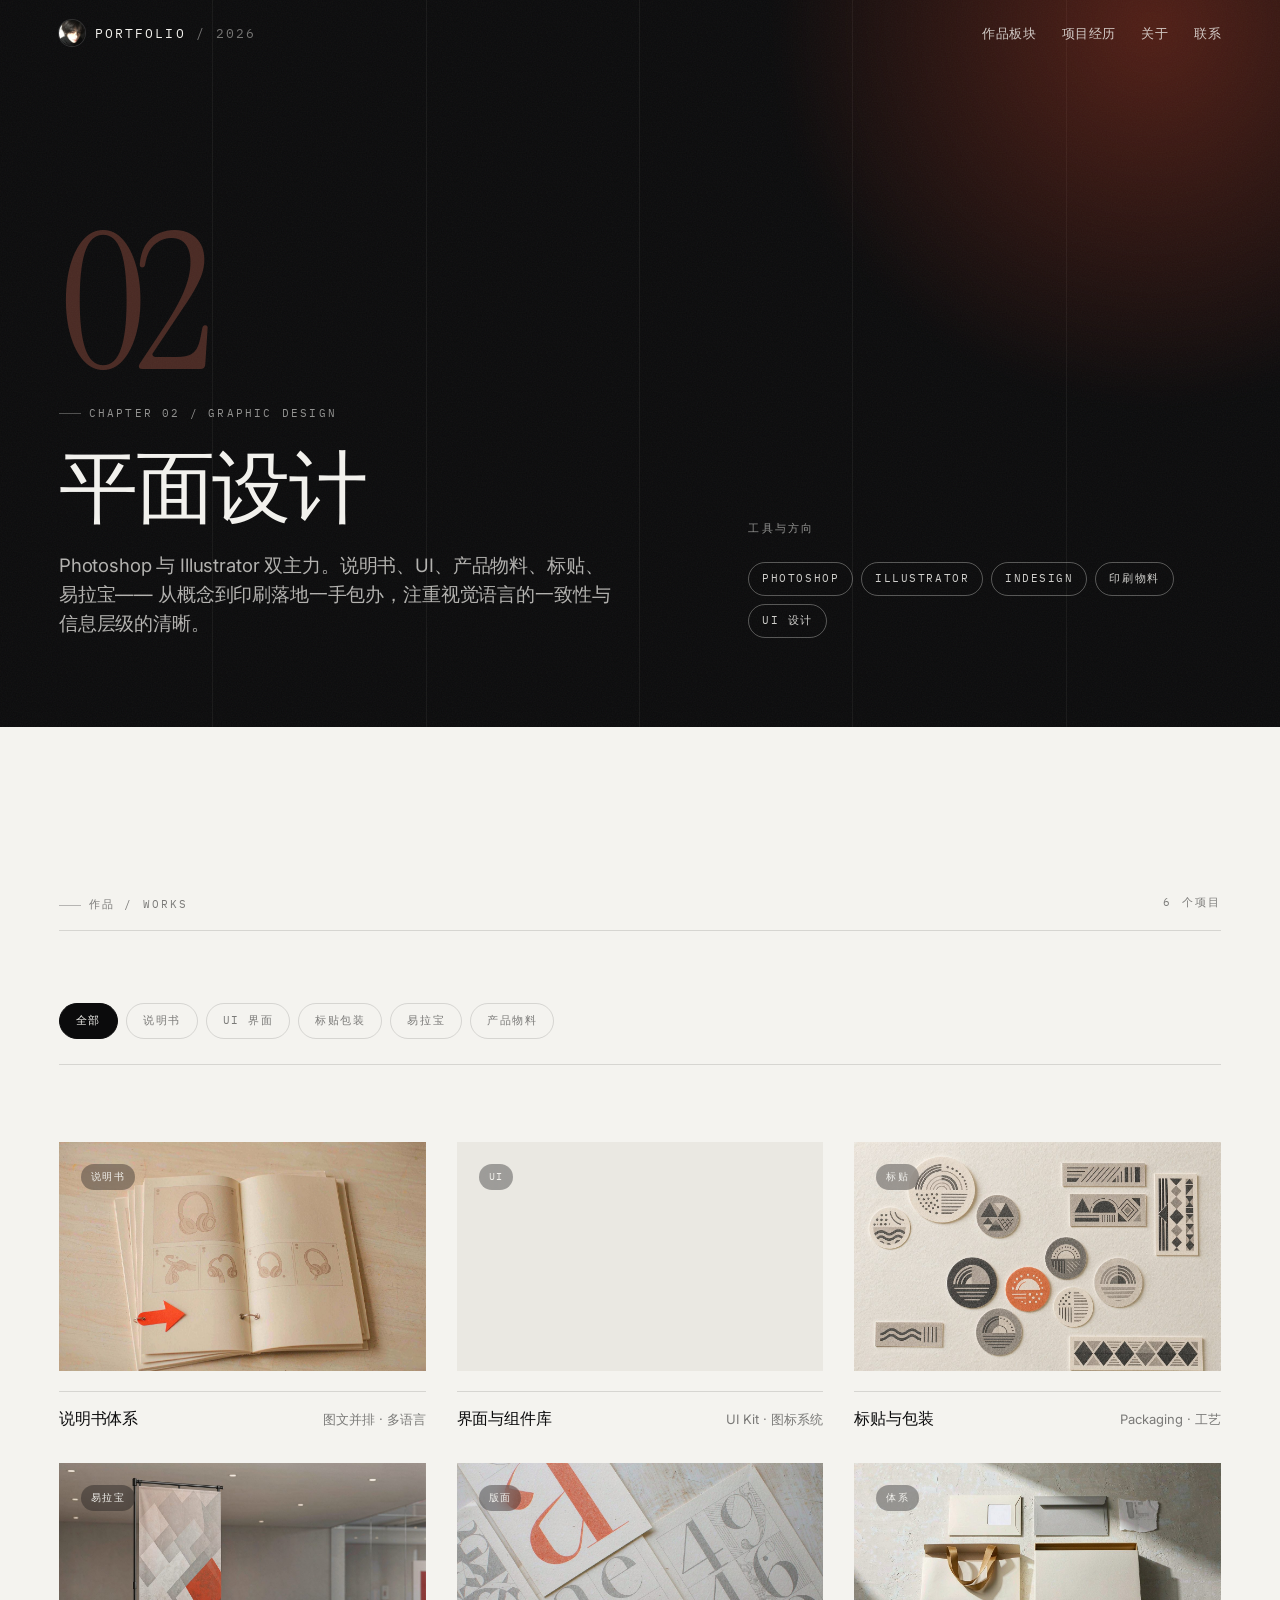
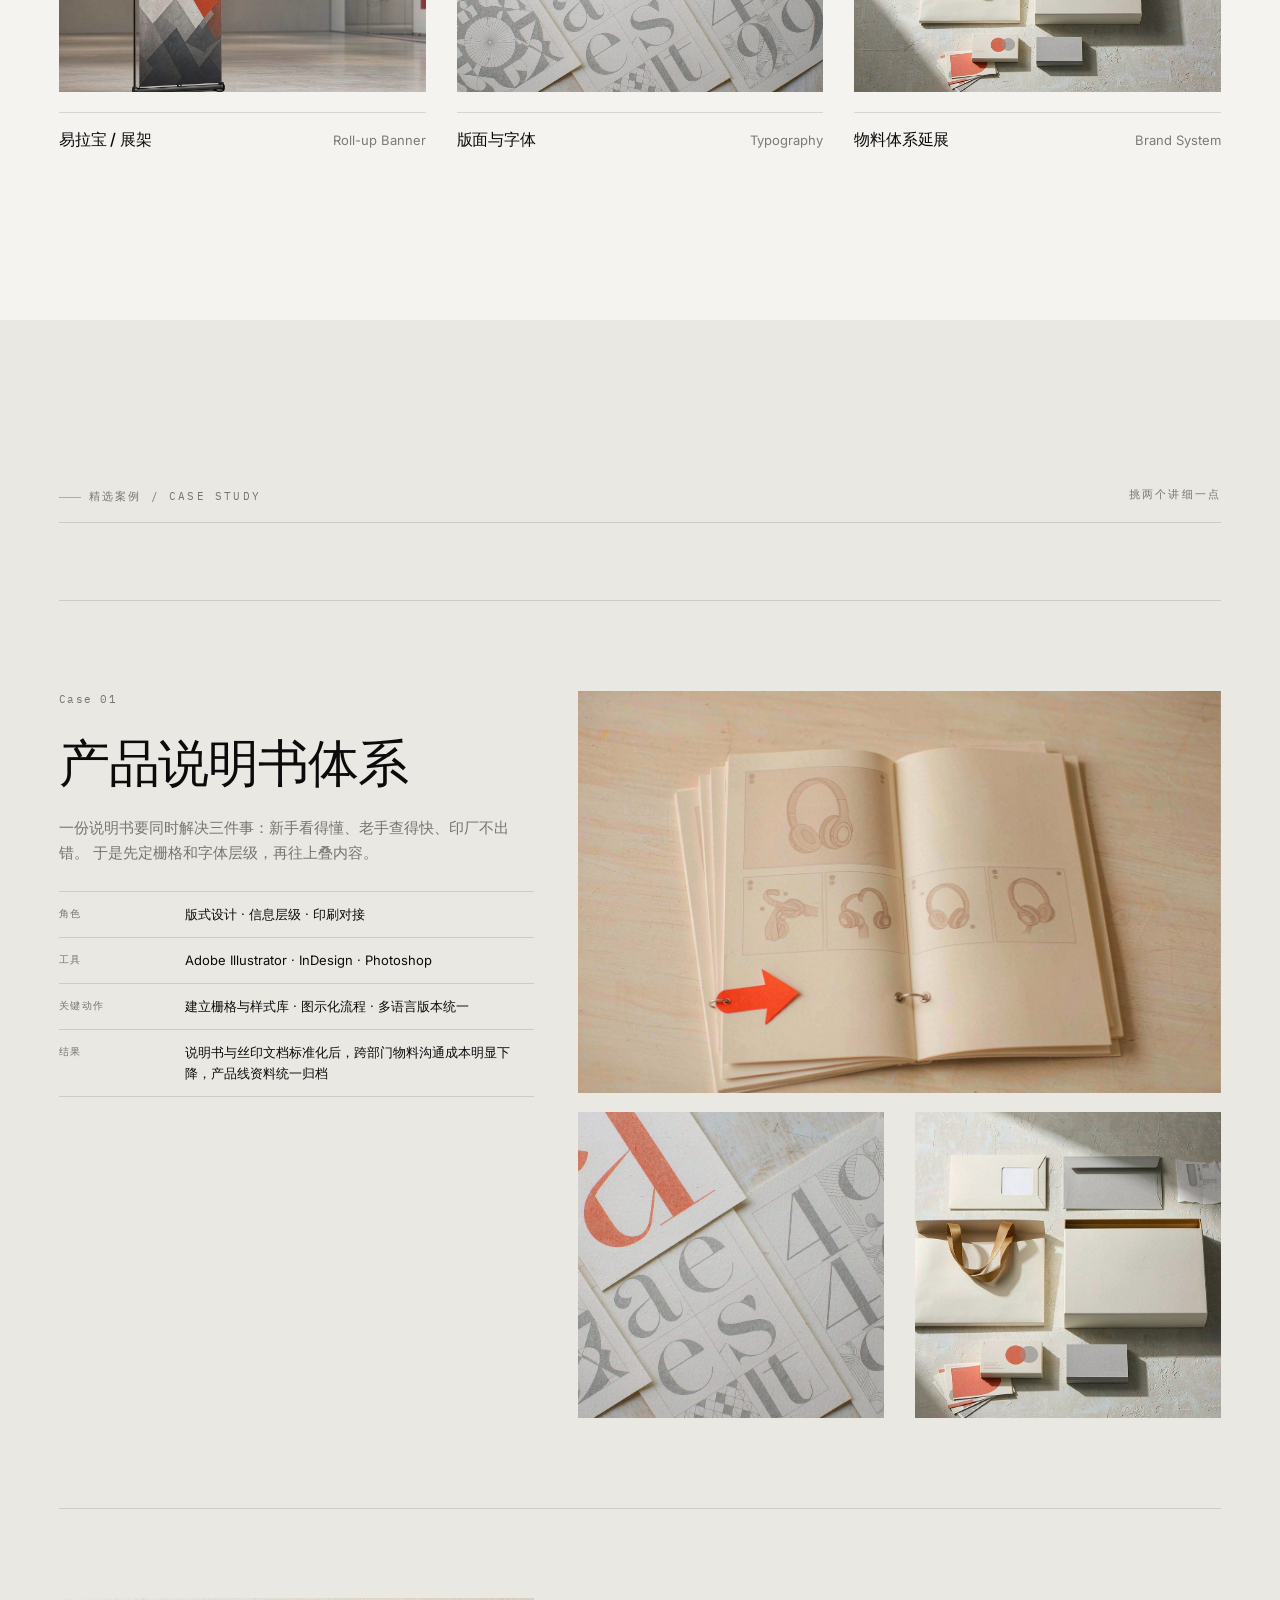
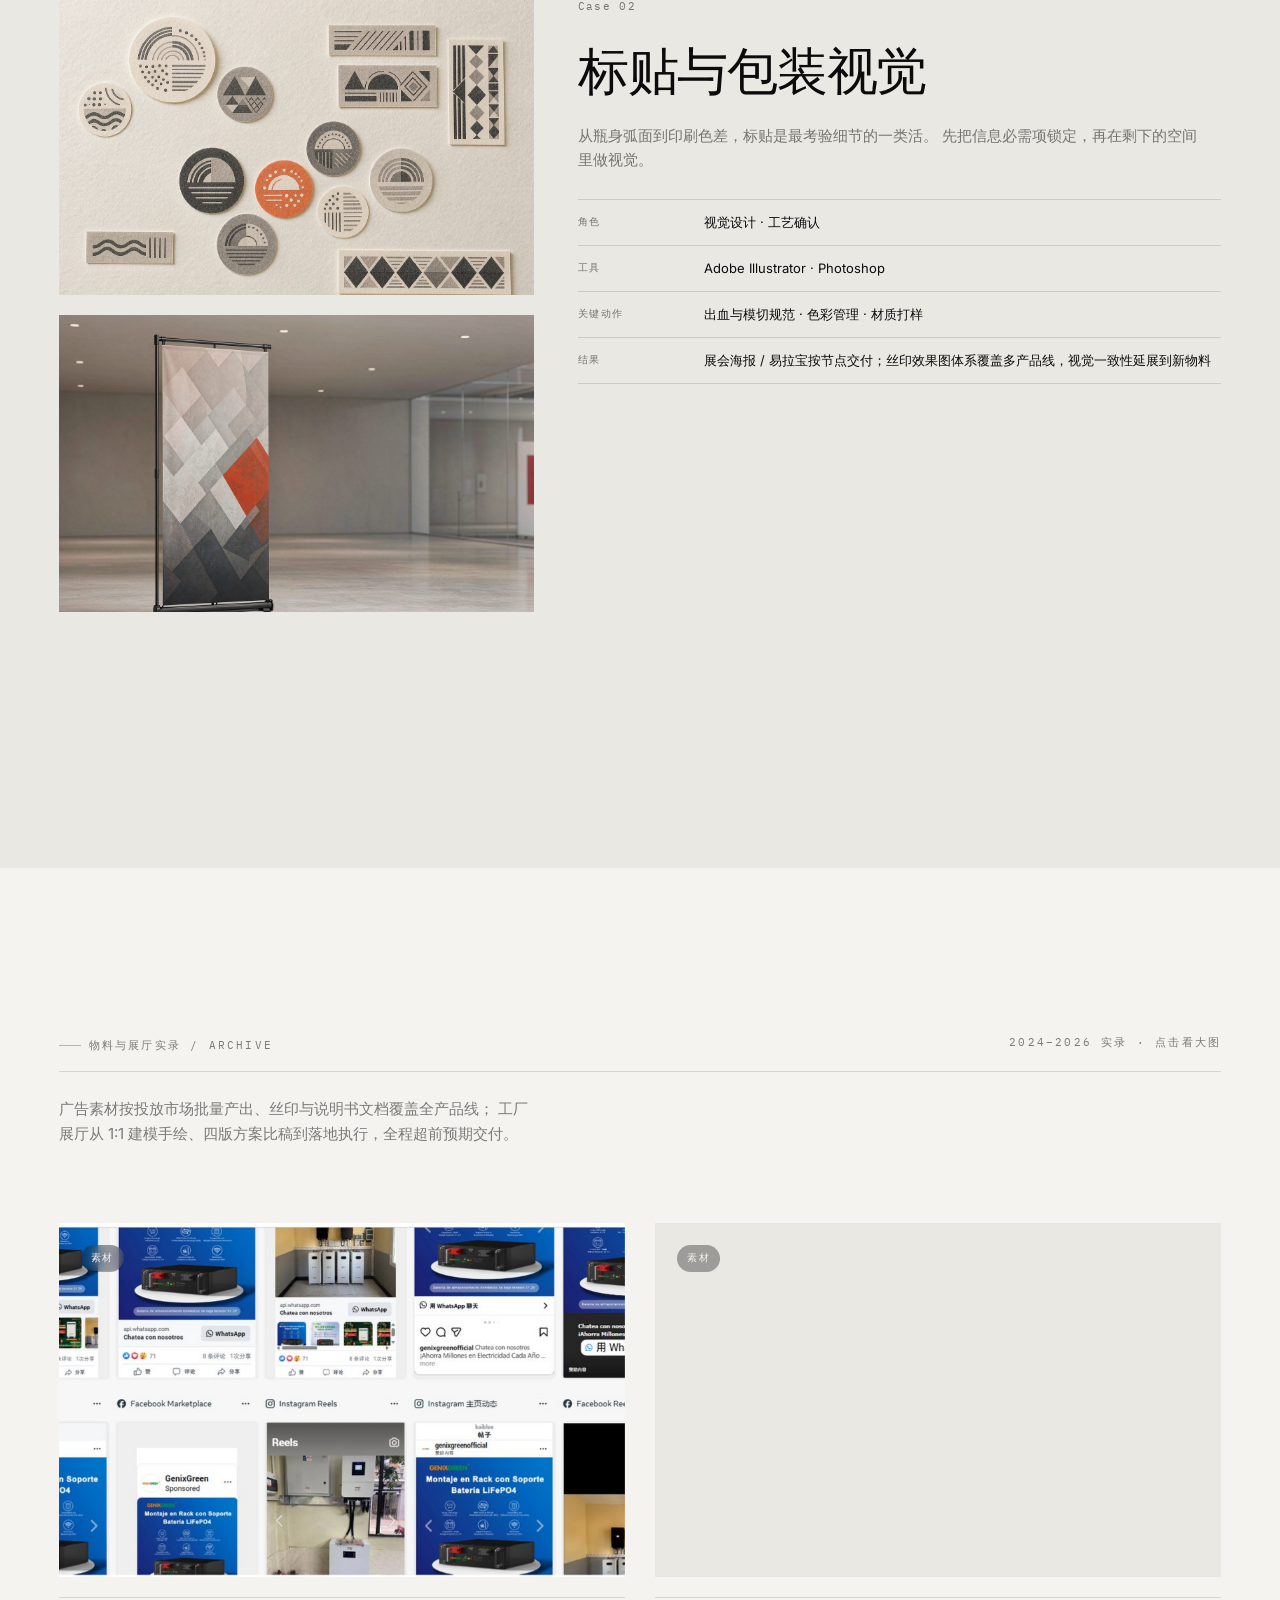
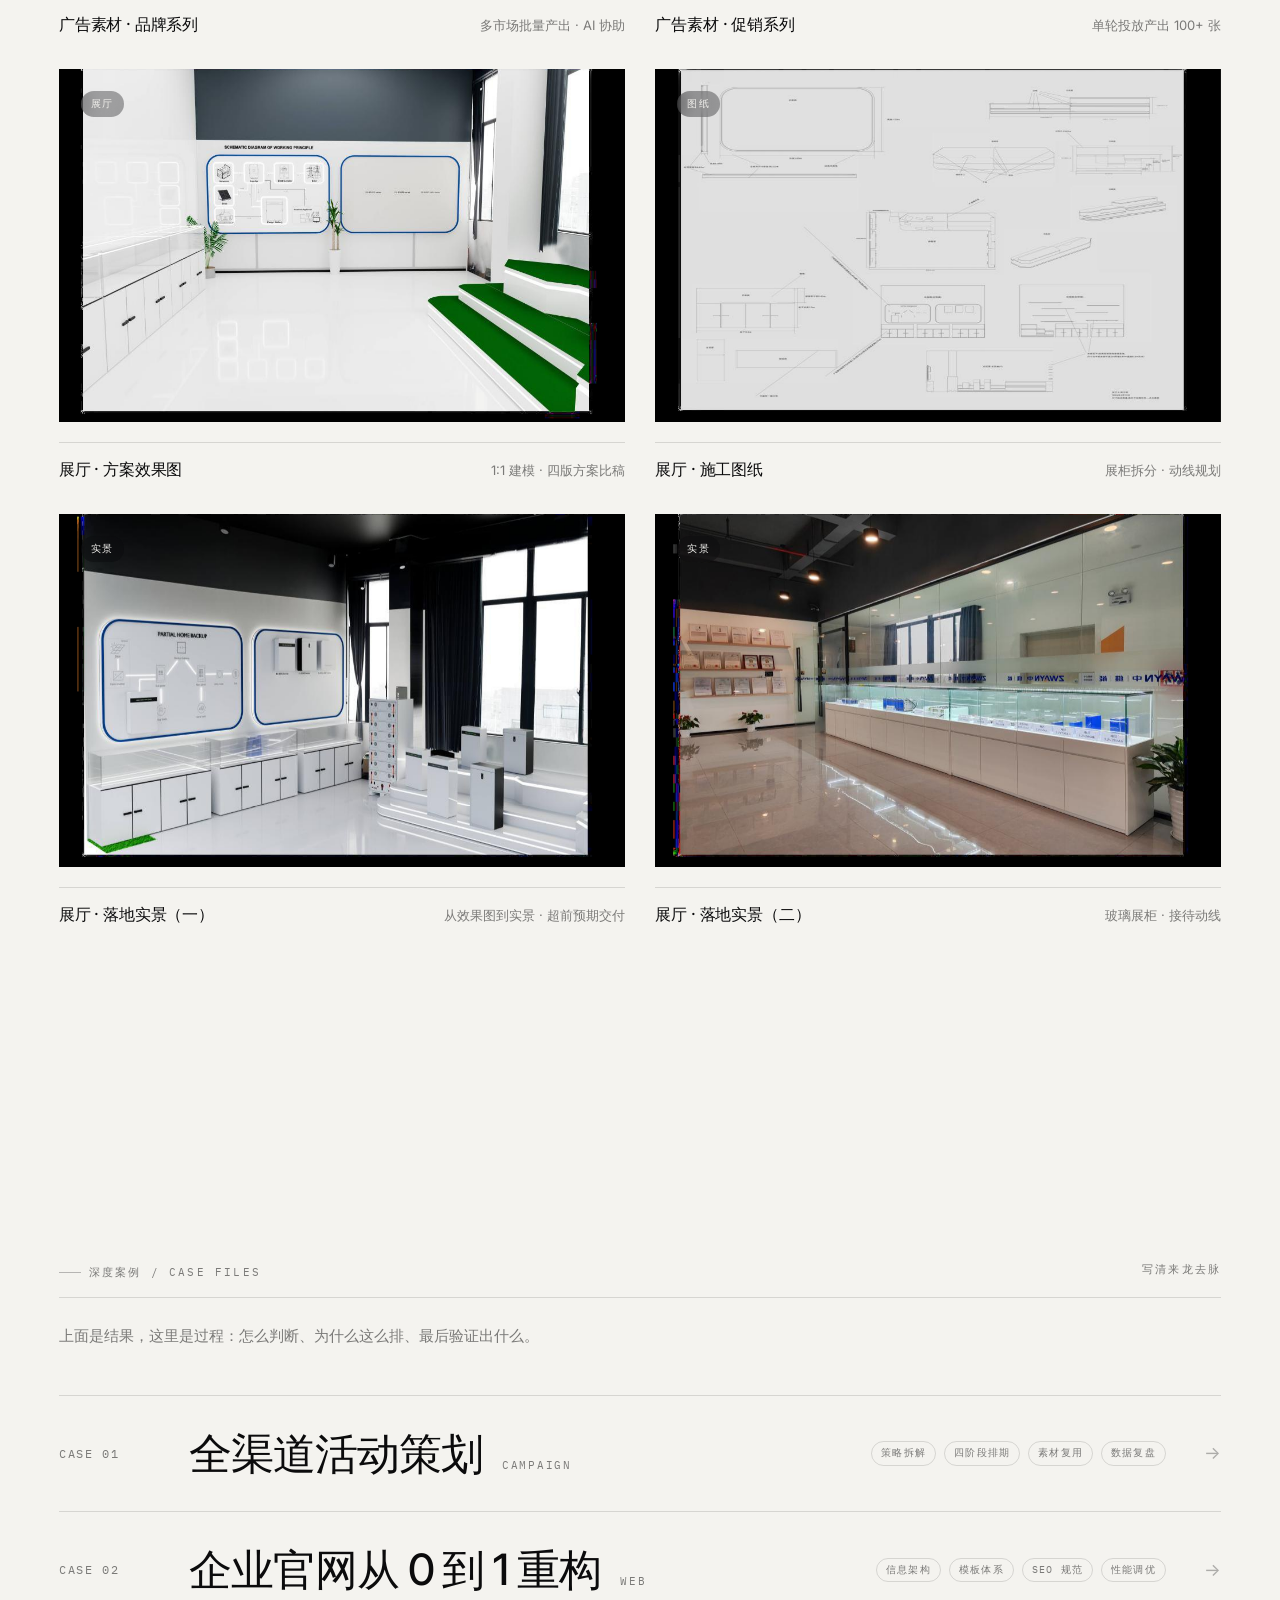
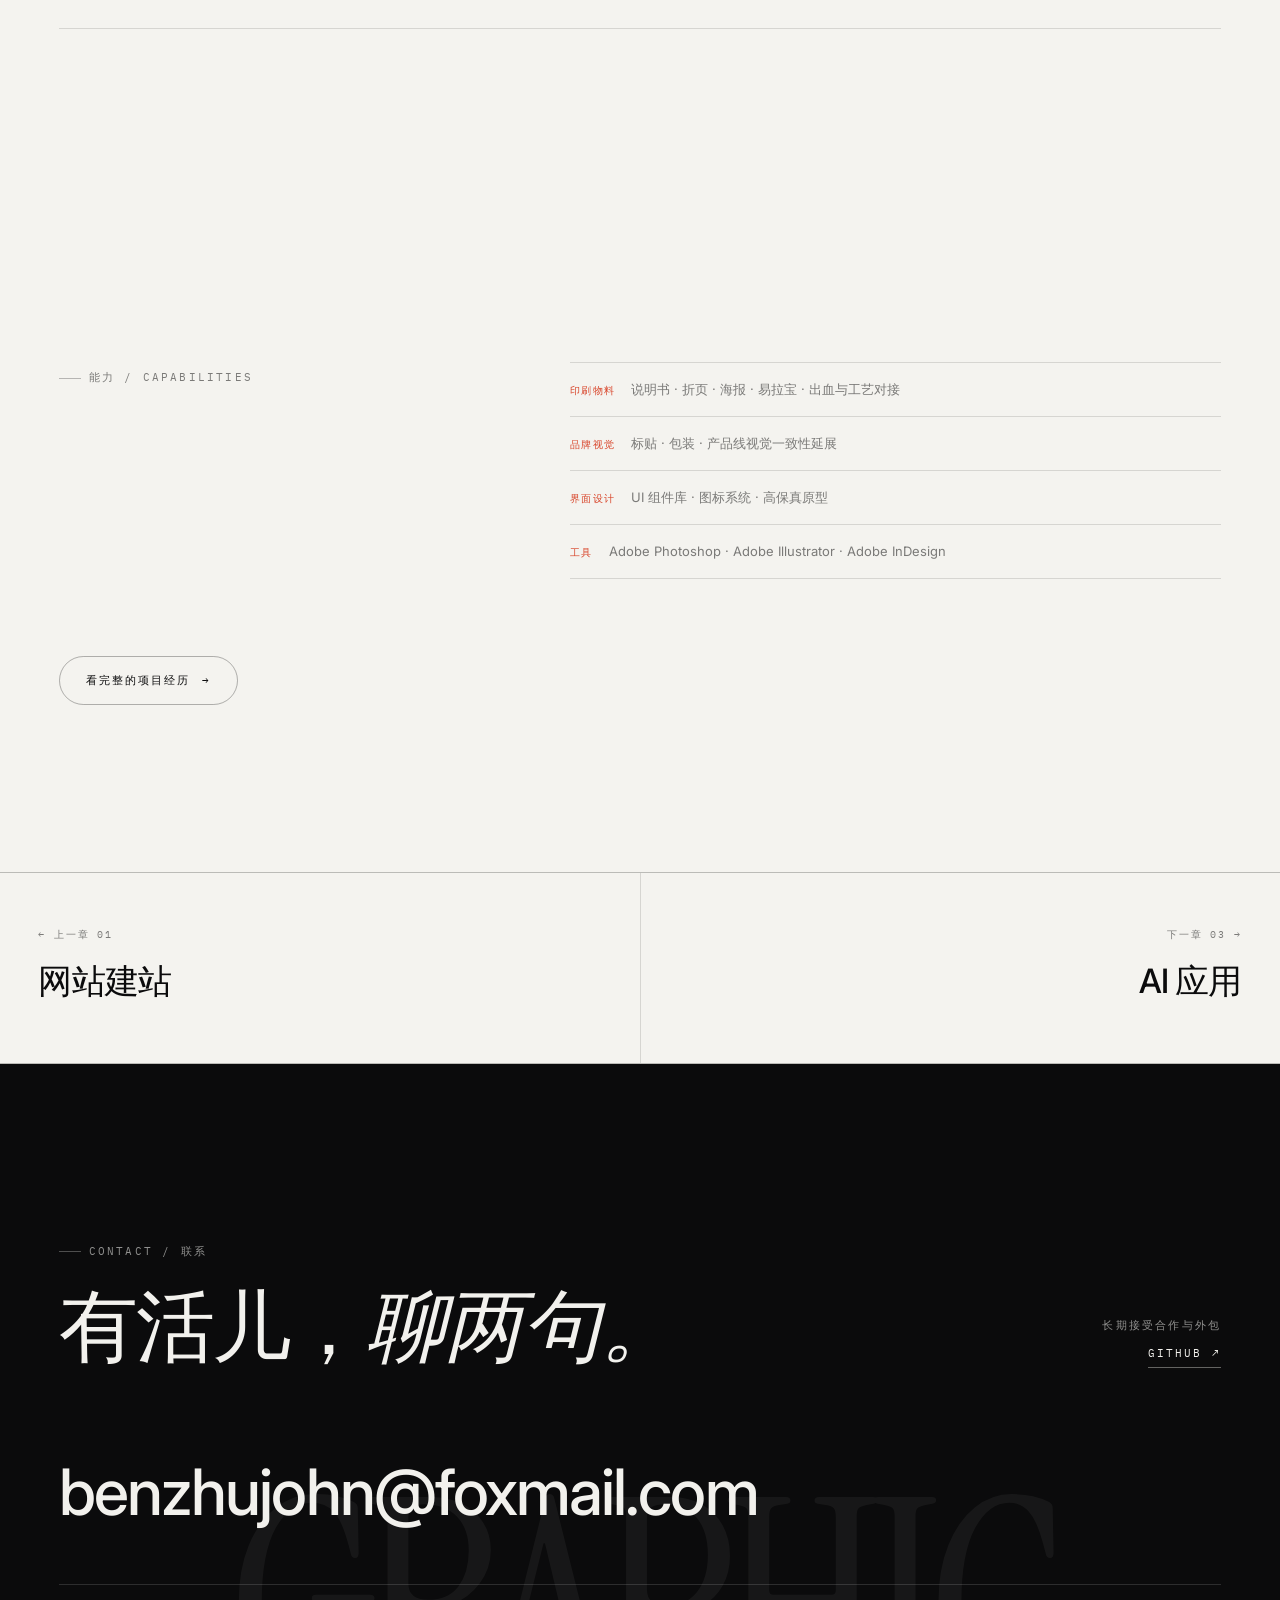
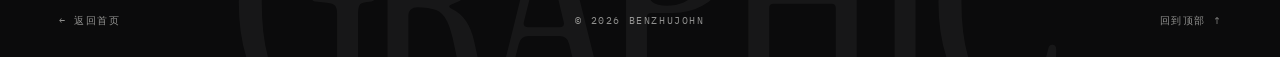
<file: pages/graphic.html>
<!DOCTYPE html>
<html lang="zh-CN">
<head>
<meta charset="utf-8">
<meta name="viewport" content="width=device-width, initial-scale=1, viewport-fit=cover">
<title>平面设计 · 作品集 | benzhujohn</title>
<meta name="description" content="平面设计作品集：Photoshop 与 Illustrator 双主力，覆盖说明书、UI 界面、产品物料、标贴、易拉宝与品牌视觉延展。">
<meta name="theme-color" content="#0B0B0C">
<link rel="icon" href="../assets/img/favicon.ico" sizes="any">
<link rel="icon" type="image/png" sizes="32x32" href="../assets/img/icon-32.png">
<link rel="icon" type="image/png" sizes="16x16" href="../assets/img/icon-16.png">
<link rel="apple-touch-icon" href="../assets/img/apple-touch-icon.png">
<link rel="preconnect" href="https://fonts.googleapis.com">
<link rel="preconnect" href="https://fonts.gstatic.com" crossorigin>
<link rel="stylesheet" media="print" onload="this.media='all'"
      href="https://fonts.googleapis.com/css2?family=Inter:wght@400;500;600&family=Instrument+Serif:ital@0;1&family=IBM+Plex+Mono:wght@400;500&display=swap">
<link rel="stylesheet" href="../assets/css/style.css">
</head>
<body>

<div class="progress"><div class="progress__bar"></div></div>

<header class="nav">
  <div class="nav__inner">
    <a class="nav__brand" href="../index.html" aria-label="回到首页">
      <img class="nav__mark nav__mark--img" src="../assets/img/avatar.png" alt="benzhujohn 头像" width="26" height="26">
      <span>PORTFOLIO<span style="opacity:.45"> / 2026</span></span>
    </a>
    <nav class="nav__links" aria-label="主导航">
      <a class="nav__link" href="../index.html#works">作品板块</a>
      <a class="nav__link" href="../index.html#experience">项目经历</a>
      <a class="nav__link" href="../index.html#about">关于</a>
      <a class="nav__link" href="../index.html#contact">联系</a>
    </nav>
    <button class="nav__toggle" aria-label="打开菜单" aria-expanded="false"><span></span></button>
  </div>
</header>

<div class="menu">
  <nav class="menu__list" aria-label="菜单">
    <a class="menu__item" href="../index.html#works"><i>01</i>作品板块</a>
    <a class="menu__item" href="web.html"><i>02</i>网站建站</a>
    <a class="menu__item" href="graphic.html"><i>03</i>平面设计</a>
    <a class="menu__item" href="ai.html"><i>04</i>AI 应用</a>
    <a class="menu__item" href="three-d.html"><i>05</i>3D 渲染</a>
    <a class="menu__item" href="life.html"><i>06</i>兴趣爱好</a>
    <a class="menu__item" href="experience.html"><i>07</i>项目经历</a>
    <a class="menu__item" href="../index.html#contact"><i>08</i>联系</a>
  </nav>
  <div class="menu__foot">
    <span>基于 GitHub Pages 托管</span>
    <a class="mail-guard" data-mail="YmVuemh1am9obkBmb3htYWlsLmNvbQ==" href="../index.html#contact"><noscript>benzhujohn —at— foxmail —dot— com</noscript></a>
  </div>
</div>

<main>

  <section class="band band--ink phero ch-graphic" data-nav="dark">
    <div class="hero__bg" aria-hidden="true">
      <div class="hero__grid-lines"><span></span><span></span><span></span><span></span><span></span><span></span></div>
      <div class="phero__glow"></div>
      <div class="hero__noise"></div>
    </div>
    <div class="wrap" style="position:relative;z-index:2">
      <span class="phero__no reveal">02</span>
      <div class="phero__grid">
        <div class="stack">
          <span class="t-micro reveal">Chapter 02 / Graphic Design</span>
          <h1 class="t-h1 reveal reveal-d1">平面设计</h1>
          <p class="t-lead reveal reveal-d2" style="color:rgba(242,241,237,.72)">
            Photoshop 与 Illustrator 双主力。说明书、UI、产品物料、标贴、易拉宝——
            从概念到印刷落地一手包办，注重视觉语言的一致性与信息层级的清晰。
          </p>
        </div>
        <div class="stack reveal reveal-d3">
          <span class="t-micro t-micro--bare" style="color:var(--muted)">工具与方向</span>
          <ul class="phero__badges">
            <li class="chip">Photoshop</li>
            <li class="chip">Illustrator</li>
            <li class="chip">InDesign</li>
            <li class="chip">印刷物料</li>
            <li class="chip">UI 设计</li>
          </ul>
        </div>
      </div>
    </div>
  </section>

  <section class="band sec" data-nav="light">
    <div class="wrap">
      <div class="shead reveal">
        <div class="shead__row">
          <span class="t-micro">作品 / Works</span>
          <span class="t-micro t-micro--bare" style="color:var(--muted)">6 个项目</span>
        </div>
      </div>

      <div class="filters mt-m">
        <button class="is-active" data-filter="all">全部</button>
        <button data-filter="说明书">说明书</button>
        <button data-filter="UI">UI 界面</button>
        <button data-filter="标贴">标贴包装</button>
        <button data-filter="易拉宝">易拉宝</button>
        <button data-filter="物料">产品物料</button>
      </div>

      <div class="grid-3 mt-l">
        <a class="work reveal" href="#" data-cat="说明书 物料">
          <div class="tile tile--wide">
            <span class="tile__badge">说明书</span>
            <img src="../assets/img/graphic-01.jpg" alt="产品说明书版式设计">
            <span class="tile__cap"><span>说明书体系</span><span>印刷</span></span>
          </div>
          <div class="work__meta"><h3>说明书体系</h3><p>图文并排 · 多语言</p></div>
        </a>
        <a class="work reveal reveal-d1" href="#" data-cat="UI">
          <div class="tile tile--wide">
            <span class="tile__badge">UI</span>
            <img src="../assets/img/graphic-02.jpg" alt="界面 UI 设计">
            <span class="tile__cap"><span>界面与组件</span><span>UI Kit</span></span>
          </div>
          <div class="work__meta"><h3>界面与组件库</h3><p>UI Kit · 图标系统</p></div>
        </a>
        <a class="work reveal reveal-d2" href="#" data-cat="标贴">
          <div class="tile tile--wide">
            <span class="tile__badge">标贴</span>
            <img src="../assets/img/graphic-03.jpg" alt="产品标贴设计">
            <span class="tile__cap"><span>标贴 / 包装</span><span>产品线</span></span>
          </div>
          <div class="work__meta"><h3>标贴与包装</h3><p>Packaging · 工艺</p></div>
        </a>
        <a class="work reveal" href="#" data-cat="易拉宝">
          <div class="tile tile--wide">
            <span class="tile__badge">易拉宝</span>
            <img src="../assets/img/graphic-04.jpg" alt="易拉宝展架设计">
            <span class="tile__cap"><span>展架物料</span><span>线下</span></span>
          </div>
          <div class="work__meta"><h3>易拉宝 / 展架</h3><p>Roll-up Banner</p></div>
        </a>
        <a class="work reveal reveal-d1" href="#" data-cat="物料">
          <div class="tile tile--wide">
            <span class="tile__badge">版面</span>
            <img src="../assets/img/graphic-05.jpg" alt="字体与版面构成">
            <span class="tile__cap"><span>版面构成</span><span>Editorial</span></span>
          </div>
          <div class="work__meta"><h3>版面与字体</h3><p>Typography</p></div>
        </a>
        <a class="work reveal reveal-d2" href="#" data-cat="物料 标贴">
          <div class="tile tile--wide">
            <span class="tile__badge">体系</span>
            <img src="../assets/img/graphic-06.jpg" alt="产品物料系统">
            <span class="tile__cap"><span>物料体系</span><span>一致性</span></span>
          </div>
          <div class="work__meta"><h3>物料体系延展</h3><p>Brand System</p></div>
        </a>
      </div>
    </div>
  </section>

  <section class="band band--deep sec" data-nav="light">
    <div class="wrap">
      <div class="shead reveal">
        <div class="shead__row">
          <span class="t-micro">精选案例 / Case Study</span>
          <span class="t-micro t-micro--bare" style="color:var(--muted)">挑两个讲细一点</span>
        </div>
      </div>

      <article class="case mt-l">
        <div class="case__grid">
          <div class="case__info reveal">
            <span class="t-num">Case 01</span>
            <h2 class="t-h2">产品说明书体系</h2>
            <p class="t-body">
              一份说明书要同时解决三件事：新手看得懂、老手查得快、印厂不出错。
              于是先定栅格和字体层级，再往上叠内容。
            </p>
            <div class="case__specs">
              <div><dt>角色</dt><dd>版式设计 · 信息层级 · 印刷对接</dd></div>
              <div><dt>工具</dt><dd>Adobe Illustrator · InDesign · Photoshop</dd></div>
              <div><dt>关键动作</dt><dd>建立栅格与样式库 · 图示化流程 · 多语言版本统一</dd></div>
              <div><dt>结果</dt><dd>说明书与丝印文档标准化后，跨部门物料沟通成本明显下降，产品线资料统一归档</dd></div>
            </div>
          </div>
          <div class="case__media reveal reveal-d1">
            <div class="tile tile--wide"><img src="../assets/img/graphic-01.jpg" alt="说明书内页"></div>
            <div class="case__media--2 grid-2">
              <div class="tile tile--square"><img src="../assets/img/graphic-05.jpg" alt="版式细节"></div>
              <div class="tile tile--square"><img src="../assets/img/graphic-06.jpg" alt="物料延展"></div>
            </div>
          </div>
        </div>
      </article>

      <article class="case case--flip">
        <div class="case__grid">
          <div class="case__info reveal">
            <span class="t-num">Case 02</span>
            <h2 class="t-h2">标贴与包装视觉</h2>
            <p class="t-body">
              从瓶身弧面到印刷色差，标贴是最考验细节的一类活。
              先把信息必需项锁定，再在剩下的空间里做视觉。
            </p>
            <div class="case__specs">
              <div><dt>角色</dt><dd>视觉设计 · 工艺确认</dd></div>
              <div><dt>工具</dt><dd>Adobe Illustrator · Photoshop</dd></div>
              <div><dt>关键动作</dt><dd>出血与模切规范 · 色彩管理 · 材质打样</dd></div>
              <div><dt>结果</dt><dd>展会海报 / 易拉宝按节点交付；丝印效果图体系覆盖多产品线，视觉一致性延展到新物料</dd></div>
            </div>
          </div>
          <div class="case__media reveal reveal-d1">
            <div class="tile tile--wide"><img src="../assets/img/graphic-03.jpg" alt="标贴设计"></div>
            <div class="tile tile--wide"><img src="../assets/img/graphic-04.jpg" alt="展架物料"></div>
          </div>
        </div>
      </article>
    </div>
  </section>

  <!-- 深度案例索引：新建案例页后在这里加一行即可 -->
  
  <!-- 物料与展厅实录（来自 2024–2026 年度总结） -->
  <section class="band sec" data-nav="light">
    <div class="wrap">
      <div class="shead reveal">
        <div class="shead__row">
          <span class="t-micro">物料与展厅实录 / Archive</span>
          <span class="t-micro t-micro--bare" style="color:var(--muted)">2024–2026 实录 · 点击看大图</span>
        </div>
        <p class="t-body shead__desc">
          广告素材按投放市场批量产出、丝印与说明书文档覆盖全产品线；
          工厂展厅从 1:1 建模手绘、四版方案比稿到落地执行，全程超前预期交付。
        </p>
      </div>

      <div class="grid-2 mt-l">
        <a class="work reveal" href="../assets/img/works/wgra-01.jpg" target="_blank" rel="noopener">
          <div class="tile tile--wide">
            <span class="tile__badge">素材</span>
            <img src="../assets/img/works/wgra-01.jpg" alt="广告素材墙：深蓝系产品广告组图">
            <span class="tile__cap"><span>广告素材墙</span><span>深蓝系</span></span>
          </div>
          <div class="work__meta"><h3>广告素材 · 品牌系列</h3><p>多市场批量产出 · AI 协助</p></div>
        </a>
        <a class="work reveal reveal-d1" href="../assets/img/works/wgra-02.jpg" target="_blank" rel="noopener">
          <div class="tile tile--wide">
            <span class="tile__badge">素材</span>
            <img src="../assets/img/works/wgra-02.jpg" alt="广告素材墙：橙红系产品广告组图">
            <span class="tile__cap"><span>广告素材墙</span><span>橙红系</span></span>
          </div>
          <div class="work__meta"><h3>广告素材 · 促销系列</h3><p>单轮投放产出 100+ 张</p></div>
        </a>
        <a class="work reveal" href="../assets/img/works/wgra-06.jpg" target="_blank" rel="noopener">
          <div class="tile tile--wide">
            <span class="tile__badge">展厅</span>
            <img src="../assets/img/works/wgra-06.jpg" alt="工厂展厅方案效果图：白盒空间与展台布局">
            <span class="tile__cap"><span>展厅方案</span><span>效果图</span></span>
          </div>
          <div class="work__meta"><h3>展厅 · 方案效果图</h3><p>1:1 建模 · 四版方案比稿</p></div>
        </a>
        <a class="work reveal reveal-d1" href="../assets/img/works/wgra-07.jpg" target="_blank" rel="noopener">
          <div class="tile tile--wide">
            <span class="tile__badge">图纸</span>
            <img src="../assets/img/works/wgra-07.jpg" alt="工厂展厅施工图纸：展柜与动线手绘">
            <span class="tile__cap"><span>施工图纸</span><span>手绘</span></span>
          </div>
          <div class="work__meta"><h3>展厅 · 施工图纸</h3><p>展柜拆分 · 动线规划</p></div>
        </a>
        <a class="work reveal" href="../assets/img/works/wgra-08.jpg" target="_blank" rel="noopener">
          <div class="tile tile--wide">
            <span class="tile__badge">实景</span>
            <img src="../assets/img/works/wgra-08.jpg" alt="工厂展厅落地实景：展柜与产品墙">
            <span class="tile__cap"><span>落地实景</span><span>交付</span></span>
          </div>
          <div class="work__meta"><h3>展厅 · 落地实景（一）</h3><p>从效果图到实景 · 超前预期交付</p></div>
        </a>
        <a class="work reveal reveal-d1" href="../assets/img/works/wgra-09.jpg" target="_blank" rel="noopener">
          <div class="tile tile--wide">
            <span class="tile__badge">实景</span>
            <img src="../assets/img/works/wgra-09.jpg" alt="工厂展厅落地实景：玻璃展柜与接待区">
            <span class="tile__cap"><span>落地实景</span><span>交付</span></span>
          </div>
          <div class="work__meta"><h3>展厅 · 落地实景（二）</h3><p>玻璃展柜 · 接待动线</p></div>
        </a>
      </div>
    </div>
  </section>

<section class="band sec" data-nav="light">
    <div class="wrap">
      <div class="shead reveal">
        <div class="shead__row">
          <span class="t-micro">深度案例 / Case Files</span>
          <span class="t-micro t-micro--bare" style="color:var(--muted)">写清来龙去脉</span>
        </div>
        <p class="t-body shead__desc">
          上面是结果，这里是过程：怎么判断、为什么这么排、最后验证出什么。
        </p>
      </div>

      <nav class="idx mt-m reveal" aria-label="深度案例列表">
        <a class="idx__row" href="case/campaign-plan.html" style="--row-accent:var(--ch-graphic)">
          <span class="idx__num">CASE 01</span>
          <span class="idx__name">全渠道活动策划 <small>Campaign</small></span>
          <span class="idx__tags">
            <span>策略拆解</span><span>四阶段排期</span><span>素材复用</span><span>数据复盘</span>
          </span>
          <span class="idx__arrow" aria-hidden="true">→</span>
        </a>
        <a class="idx__row" href="case/wordpress-oxygen.html" style="--row-accent:var(--ch-web)">
          <span class="idx__num">CASE 02</span>
          <span class="idx__name">企业官网从 0 到 1 重构 <small>Web</small></span>
          <span class="idx__tags">
            <span>信息架构</span><span>模板体系</span><span>SEO 规范</span><span>性能调优</span>
          </span>
          <span class="idx__arrow" aria-hidden="true">→</span>
        </a>
      </nav>
    </div>
  </section>

  <section class="band sec" data-nav="light">
    <div class="wrap">
      <div class="split">
        <div class="col-a"><span class="t-micro reveal">能力 / Capabilities</span></div>
        <div class="col-b">
          <ul class="caps reveal">
            <li><b>印刷物料</b><span>说明书 · 折页 · 海报 · 易拉宝 · 出血与工艺对接</span></li>
            <li><b>品牌视觉</b><span>标贴 · 包装 · 产品线视觉一致性延展</span></li>
            <li><b>界面设计</b><span>UI 组件库 · 图标系统 · 高保真原型</span></li>
            <li><b>工具</b><span>Adobe Photoshop · Adobe Illustrator · Adobe InDesign</span></li>
          </ul>
        </div>
      </div>
      <div class="mt-l reveal"><a class="btn" href="experience.html"><span>看完整的项目经历</span><i aria-hidden="true">→</i></a></div>
    </div>
  </section>

  <nav class="band navnext" aria-label="章节导航">
    <a href="web.html" style="--row-accent:var(--ch-web)">
      <span class="dir">← 上一章 01</span>
      <span class="name">网站建站</span>
    </a>
    <a class="align-end" href="ai.html" style="--row-accent:var(--ch-ai)">
      <span class="dir">下一章 03 →</span>
      <span class="name">AI 应用</span>
    </a>
  </nav>

</main>

<footer class="band band--ink foot" data-nav="dark">
  <div class="wrap">
    <div class="foot__cta">
      <div class="stack">
        <span class="t-micro">Contact / 联系</span>
        <h2 class="t-h1">有活儿，<em class="t-italic">聊两句。</em></h2>
      </div>
      <div class="stack-s" style="justify-items:end;text-align:right">
        <span class="t-micro t-micro--bare" style="color:var(--muted)">长期接受合作与外包</span>
        <a class="link-arrow" href="https://github.com/benzhujohn">GitHub <span aria-hidden="true">↗</span></a>
      </div>
    </div>

    <div class="foot__mailrow foot__contacts">
      <a class="foot__mail mail-guard" href="../index.html#contact" data-mail="YmVuemh1am9obkBmb3htYWlsLmNvbQ==" aria-label="发送邮件"><noscript>benzhujohn —at— foxmail —dot— com</noscript></a>
    </div>

    <div class="foot__bottom">
      <a href="../index.html">← 返回首页</a>
      <span>© <span data-year>2026</span> benzhujohn</span>
      <a href="#">回到顶部 ↑</a>
    </div>
  </div>
  <span class="foot__pagename" aria-hidden="true">GRAPHIC</span>
</footer>

<script src="../assets/js/main.js"></script>
</body>
</html>
</file>
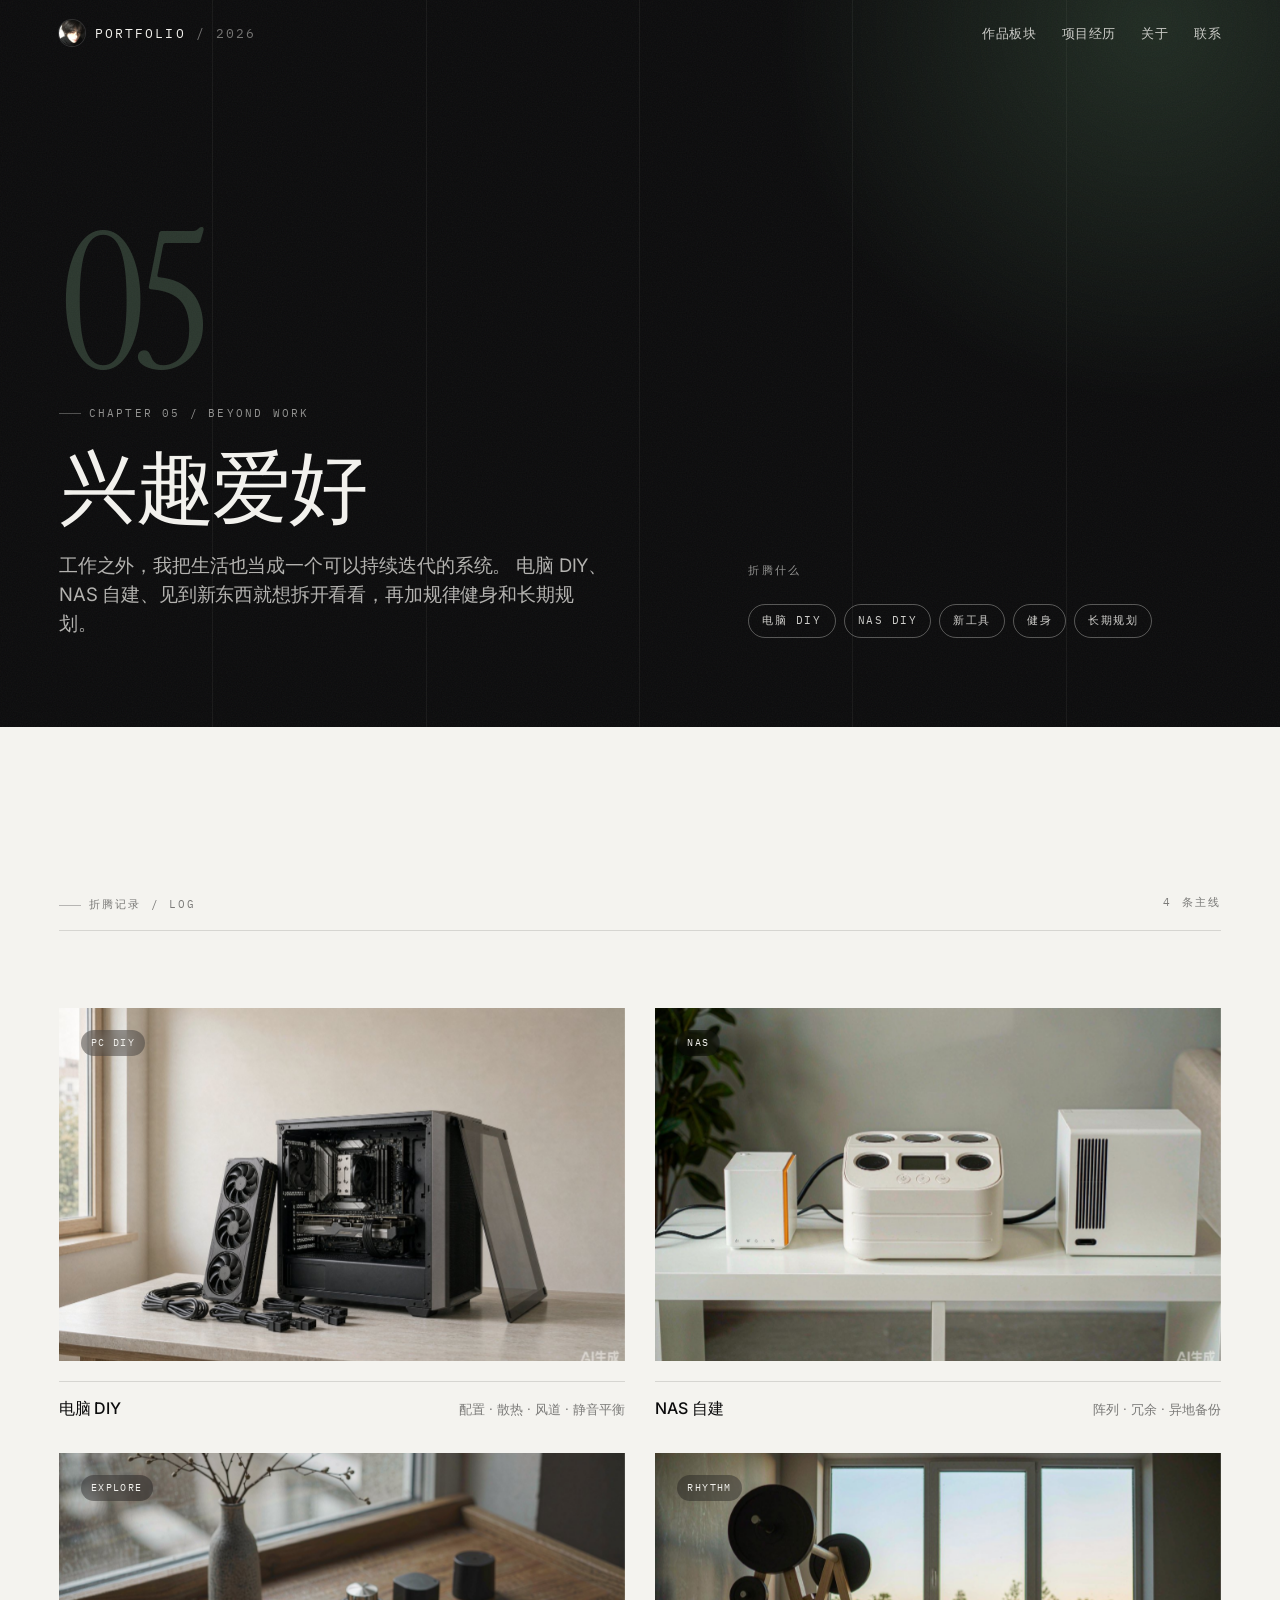
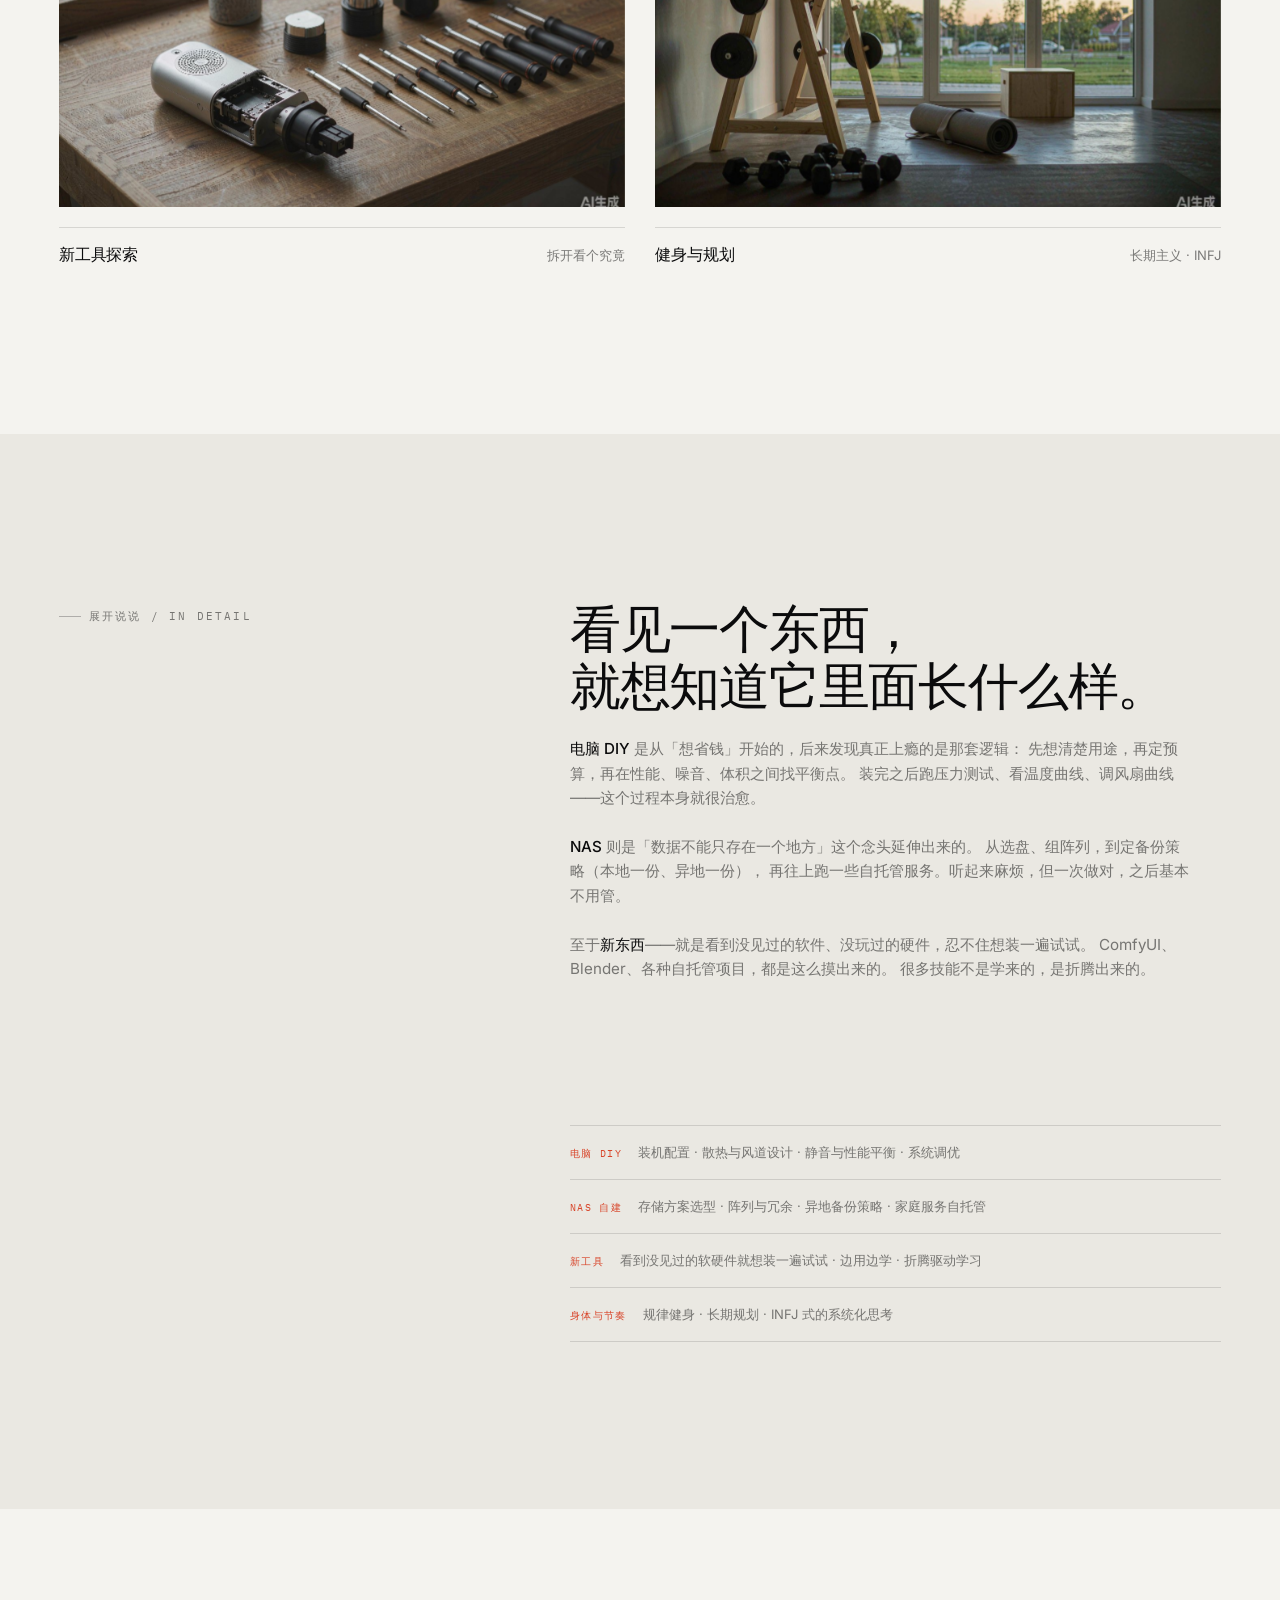
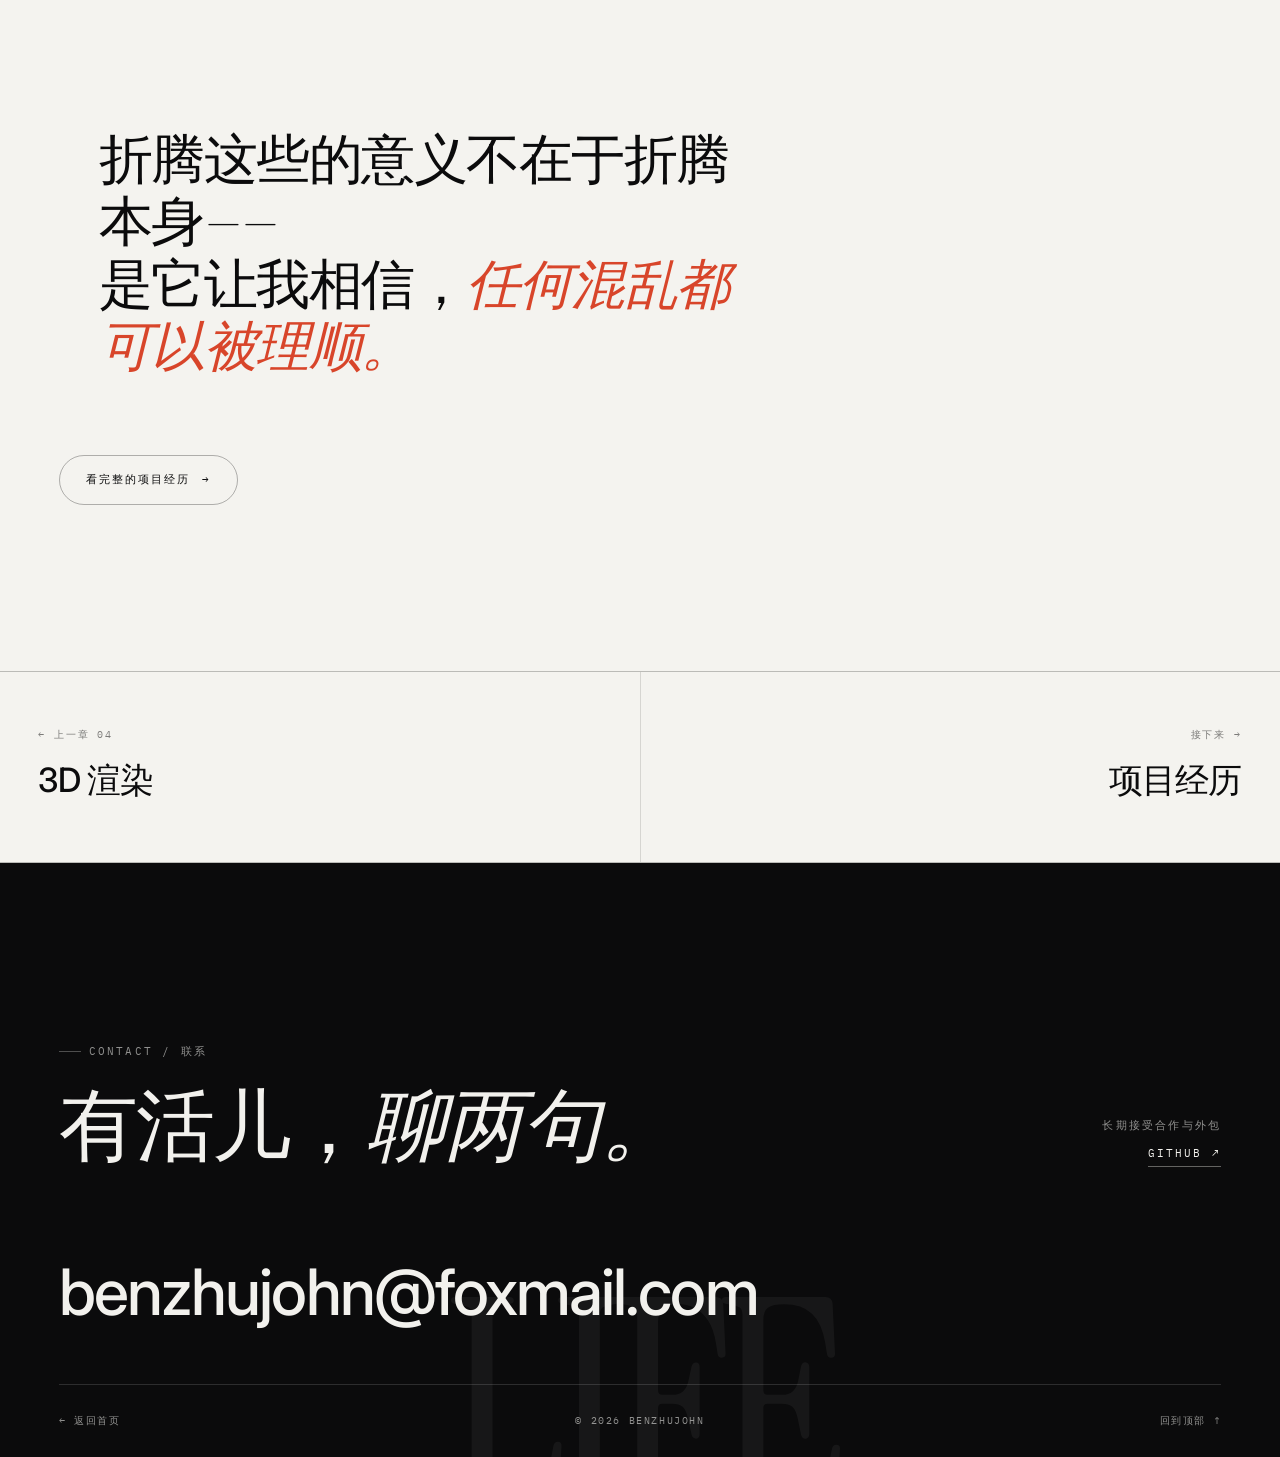
<file: pages/life.html>
<!DOCTYPE html>
<html lang="zh-CN">
<head>
<meta charset="utf-8">
<meta name="viewport" content="width=device-width, initial-scale=1, viewport-fit=cover">
<title>兴趣爱好 · 作品集 | benzhujohn</title>
<meta name="description" content="工作之外：电脑 DIY 装机与调优、NAS 自建存储与备份、折腾新工具，以及健身和长期规划。">
<meta name="theme-color" content="#0B0B0C">
<link rel="icon" href="../assets/img/favicon.ico" sizes="any">
<link rel="icon" type="image/png" sizes="32x32" href="../assets/img/icon-32.png">
<link rel="icon" type="image/png" sizes="16x16" href="../assets/img/icon-16.png">
<link rel="apple-touch-icon" href="../assets/img/apple-touch-icon.png">
<link rel="preconnect" href="https://fonts.googleapis.com">
<link rel="preconnect" href="https://fonts.gstatic.com" crossorigin>
<link rel="stylesheet" media="print" onload="this.media='all'"
      href="https://fonts.googleapis.com/css2?family=Inter:wght@400;500;600&family=Instrument+Serif:ital@0;1&family=IBM+Plex+Mono:wght@400;500&display=swap">
<link rel="stylesheet" href="../assets/css/style.css">
</head>
<body>

<div class="progress"><div class="progress__bar"></div></div>

<header class="nav">
  <div class="nav__inner">
    <a class="nav__brand" href="../index.html" aria-label="回到首页">
      <img class="nav__mark nav__mark--img" src="../assets/img/avatar.png" alt="benzhujohn 头像" width="26" height="26">
      <span>PORTFOLIO<span style="opacity:.45"> / 2026</span></span>
    </a>
    <nav class="nav__links" aria-label="主导航">
      <a class="nav__link" href="../index.html#works">作品板块</a>
      <a class="nav__link" href="../index.html#experience">项目经历</a>
      <a class="nav__link" href="../index.html#about">关于</a>
      <a class="nav__link" href="../index.html#contact">联系</a>
    </nav>
    <button class="nav__toggle" aria-label="打开菜单" aria-expanded="false"><span></span></button>
  </div>
</header>

<div class="menu">
  <nav class="menu__list" aria-label="菜单">
    <a class="menu__item" href="../index.html#works"><i>01</i>作品板块</a>
    <a class="menu__item" href="web.html"><i>02</i>网站建站</a>
    <a class="menu__item" href="graphic.html"><i>03</i>平面设计</a>
    <a class="menu__item" href="ai.html"><i>04</i>AI 应用</a>
    <a class="menu__item" href="three-d.html"><i>05</i>3D 渲染</a>
    <a class="menu__item" href="life.html"><i>06</i>兴趣爱好</a>
    <a class="menu__item" href="experience.html"><i>07</i>项目经历</a>
    <a class="menu__item" href="../index.html#contact"><i>08</i>联系</a>
  </nav>
  <div class="menu__foot">
    <span>基于 GitHub Pages 托管</span>
    <a class="mail-guard" data-mail="YmVuemh1am9obkBmb3htYWlsLmNvbQ==" href="../index.html#contact"><noscript>benzhujohn —at— foxmail —dot— com</noscript></a>
  </div>
</div>

<main>

  <section class="band band--ink phero ch-life" data-nav="dark">
    <div class="hero__bg" aria-hidden="true">
      <div class="hero__grid-lines"><span></span><span></span><span></span><span></span><span></span><span></span></div>
      <div class="phero__glow"></div>
      <div class="hero__noise"></div>
    </div>
    <div class="wrap" style="position:relative;z-index:2">
      <span class="phero__no reveal">05</span>
      <div class="phero__grid">
        <div class="stack">
          <span class="t-micro reveal">Chapter 05 / Beyond Work</span>
          <h1 class="t-h1 reveal reveal-d1">兴趣爱好</h1>
          <p class="t-lead reveal reveal-d2" style="color:rgba(242,241,237,.72)">
            工作之外，我把生活也当成一个可以持续迭代的系统。
            电脑 DIY、NAS 自建、见到新东西就想拆开看看，再加规律健身和长期规划。
          </p>
        </div>
        <div class="stack reveal reveal-d3">
          <span class="t-micro t-micro--bare" style="color:var(--muted)">折腾什么</span>
          <ul class="phero__badges">
            <li class="chip">电脑 DIY</li>
            <li class="chip">NAS DIY</li>
            <li class="chip">新工具</li>
            <li class="chip">健身</li>
            <li class="chip">长期规划</li>
          </ul>
        </div>
      </div>
    </div>
  </section>

  <section class="band sec" data-nav="light">
    <div class="wrap">
      <div class="shead reveal">
        <div class="shead__row">
          <span class="t-micro">折腾记录 / Log</span>
          <span class="t-micro t-micro--bare" style="color:var(--muted)">4 条主线</span>
        </div>
      </div>

      <div class="grid-2 mt-l">
        <a class="work reveal" href="#">
          <div class="tile tile--wide">
            <span class="tile__badge">PC DIY</span>
            <img src="../assets/img/works/life-01.jpg" alt="电脑 DIY：装机中的主机">
            <span class="tile__cap"><span>装机与调优</span><span></span></span>
          </div>
          <div class="work__meta"><h3>电脑 DIY</h3><p>配置 · 散热 · 风道 · 静音平衡</p></div>
        </a>
        <a class="work reveal reveal-d1" href="#">
          <div class="tile tile--wide">
            <span class="tile__badge">NAS</span>
            <img src="../assets/img/works/life-02.jpg" alt="NAS：家庭自建存储">
            <span class="tile__cap"><span>存储与备份</span><span></span></span>
          </div>
          <div class="work__meta"><h3>NAS 自建</h3><p>阵列 · 冗余 · 异地备份</p></div>
        </a>
        <a class="work reveal" href="#">
          <div class="tile tile--wide">
            <span class="tile__badge">Explore</span>
            <img src="../assets/img/works/life-03.jpg" alt="新工具：拆解与探索">
            <span class="tile__cap"><span>新东西</span><span></span></span>
          </div>
          <div class="work__meta"><h3>新工具探索</h3><p>拆开看个究竟</p></div>
        </a>
        <a class="work reveal reveal-d1" href="#">
          <div class="tile tile--wide">
            <span class="tile__badge">Rhythm</span>
            <img src="../assets/img/works/life-04.jpg" alt="健身与生活节奏">
            <span class="tile__cap"><span>身体与节奏</span><span></span></span>
          </div>
          <div class="work__meta"><h3>健身与规划</h3><p>长期主义 · INFJ</p></div>
        </a>
      </div>
    </div>
  </section>

  <!-- 长文段落式叙述：这块刻意做得像杂志内页 -->
  <section class="band band--deep sec" data-nav="light">
    <div class="wrap">
      <div class="split">
        <div class="col-a">
          <span class="t-micro reveal">展开说说 / In detail</span>
        </div>
        <div class="col-b stack">
          <h2 class="t-h2 reveal">看见一个东西，<br>就想知道它里面长什么样。</h2>

          <p class="t-body reveal reveal-d1">
            <strong>电脑 DIY</strong> 是从「想省钱」开始的，后来发现真正上瘾的是那套逻辑：
            先想清楚用途，再定预算，再在性能、噪音、体积之间找平衡点。
            装完之后跑压力测试、看温度曲线、调风扇曲线——这个过程本身就很治愈。
          </p>

          <p class="t-body reveal reveal-d2">
            <strong>NAS</strong> 则是「数据不能只存在一个地方」这个念头延伸出来的。
            从选盘、组阵列，到定备份策略（本地一份、异地一份），
            再往上跑一些自托管服务。听起来麻烦，但一次做对，之后基本不用管。
          </p>

          <p class="t-body reveal reveal-d3">
            至于<strong>新东西</strong>——就是看到没见过的软件、没玩过的硬件，忍不住想装一遍试试。
            ComfyUI、Blender、各种自托管项目，都是这么摸出来的。
            很多技能不是学来的，是折腾出来的。
          </p>

          <p class="t-body reveal reveal-d4">
            最后是<strong>身体和节奏</strong>。规律健身、长期规划，
            加上 INFJ 那种喜欢把混乱整理成系统的本能——
            这大概也是为什么我做设计时，总先想结构，再想好看。
          </p>

          <ul class="caps mt-m reveal">
            <li><b>电脑 DIY</b><span>装机配置 · 散热与风道设计 · 静音与性能平衡 · 系统调优</span></li>
            <li><b>NAS 自建</b><span>存储方案选型 · 阵列与冗余 · 异地备份策略 · 家庭服务自托管</span></li>
            <li><b>新工具</b><span>看到没见过的软硬件就想装一遍试试 · 边用边学 · 折腾驱动学习</span></li>
            <li><b>身体与节奏</b><span>规律健身 · 长期规划 · INFJ 式的系统化思考</span></li>
          </ul>
        </div>
      </div>
    </div>
  </section>

  <section class="band sec" data-nav="light">
    <div class="wrap">
      <blockquote class="quote reveal">
        折腾这些的意义不在于折腾本身——<br>
        是它让我相信，<em>任何混乱都可以被理顺。</em>
      </blockquote>
      <div class="mt-l reveal"><a class="btn" href="experience.html"><span>看完整的项目经历</span><i aria-hidden="true">→</i></a></div>
    </div>
  </section>

  <nav class="band navnext" aria-label="章节导航">
    <a href="three-d.html" style="--row-accent:var(--ch-d3)">
      <span class="dir">← 上一章 04</span>
      <span class="name">3D 渲染</span>
    </a>
    <a class="align-end" href="experience.html" style="--row-accent:var(--accent)">
      <span class="dir">接下来 →</span>
      <span class="name">项目经历</span>
    </a>
  </nav>

</main>

<footer class="band band--ink foot" data-nav="dark">
  <div class="wrap">
    <div class="foot__cta">
      <div class="stack">
        <span class="t-micro">Contact / 联系</span>
        <h2 class="t-h1">有活儿，<em class="t-italic">聊两句。</em></h2>
      </div>
      <div class="stack-s" style="justify-items:end;text-align:right">
        <span class="t-micro t-micro--bare" style="color:var(--muted)">长期接受合作与外包</span>
        <a class="link-arrow" href="https://github.com/benzhujohn">GitHub <span aria-hidden="true">↗</span></a>
      </div>
    </div>

    <div class="foot__mailrow foot__contacts">
      <a class="foot__mail mail-guard" href="../index.html#contact" data-mail="YmVuemh1am9obkBmb3htYWlsLmNvbQ==" aria-label="发送邮件"><noscript>benzhujohn —at— foxmail —dot— com</noscript></a>
    </div>

    <div class="foot__bottom">
      <a href="../index.html">← 返回首页</a>
      <span>© <span data-year>2026</span> benzhujohn</span>
      <a href="#">回到顶部 ↑</a>
    </div>
  </div>
  <span class="foot__pagename" aria-hidden="true">LIFE</span>
</footer>

<script src="../assets/js/main.js"></script>
</body>
</html>
</file>
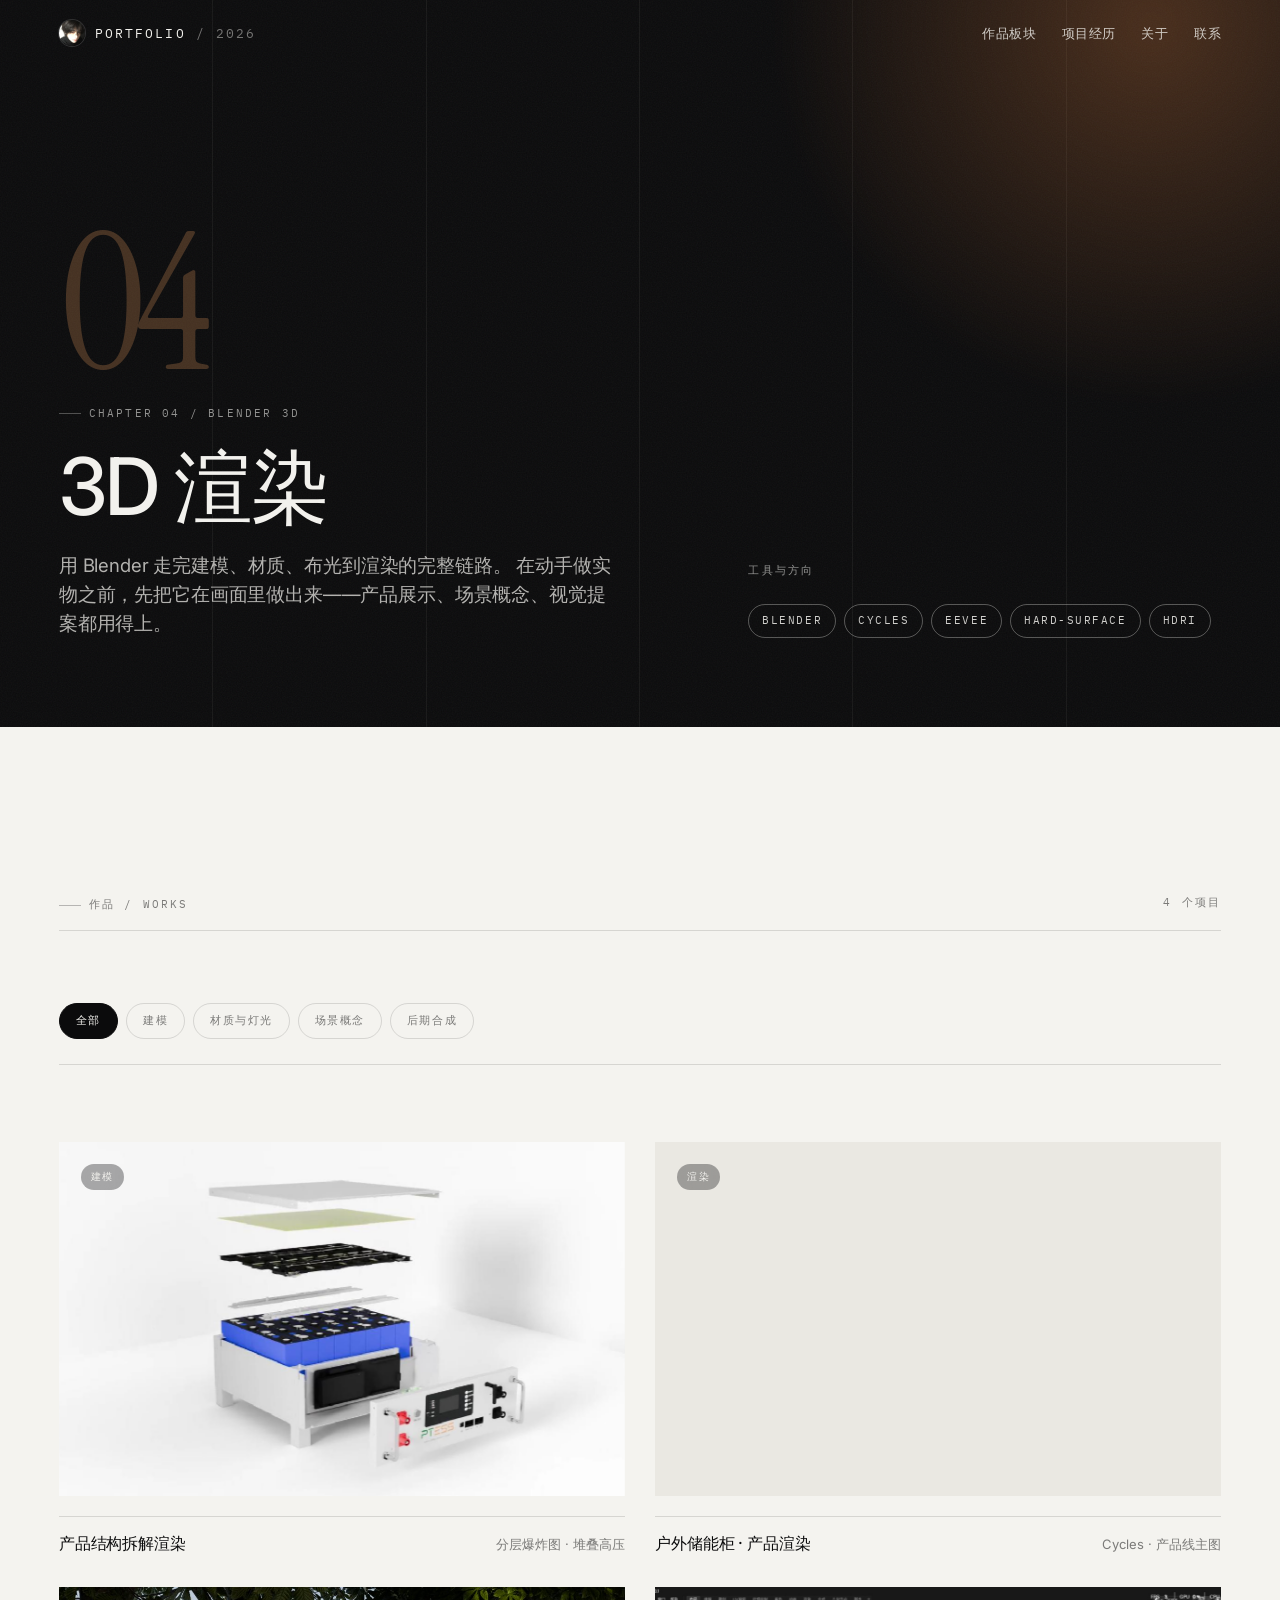
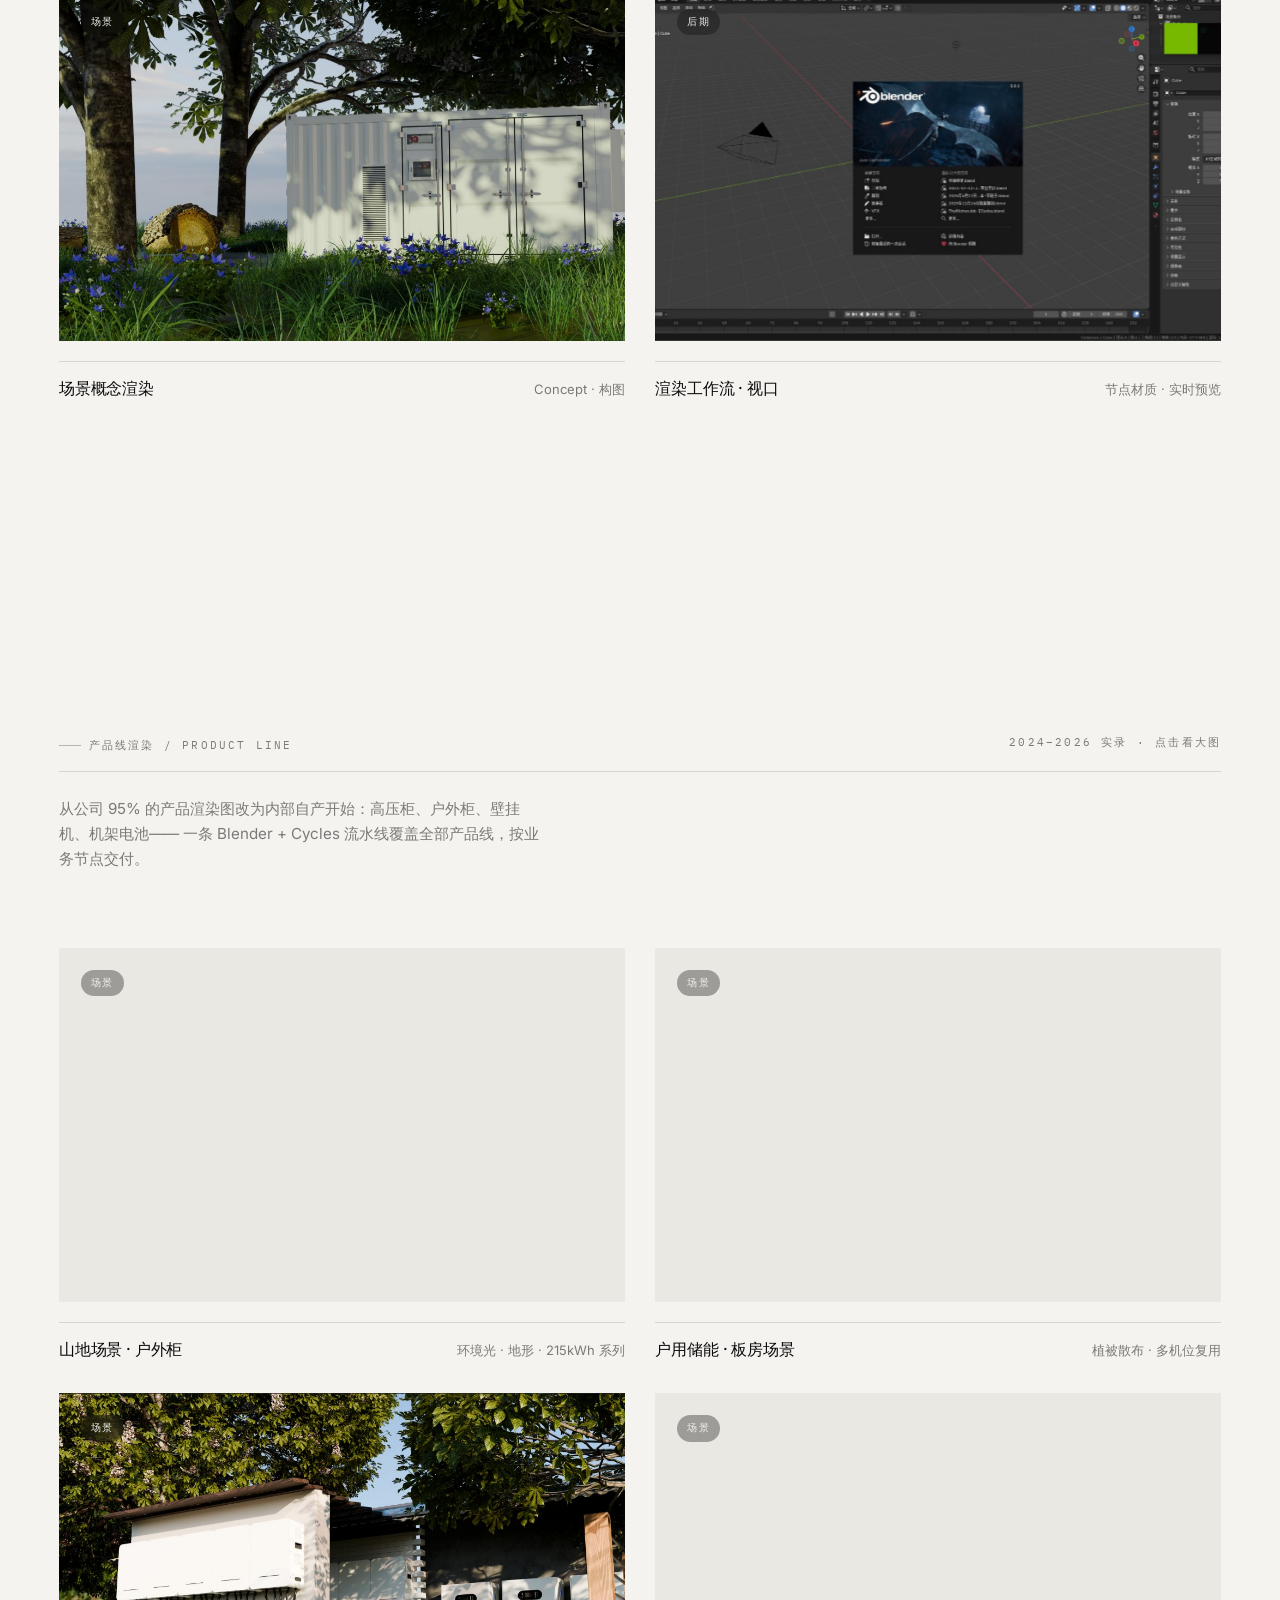
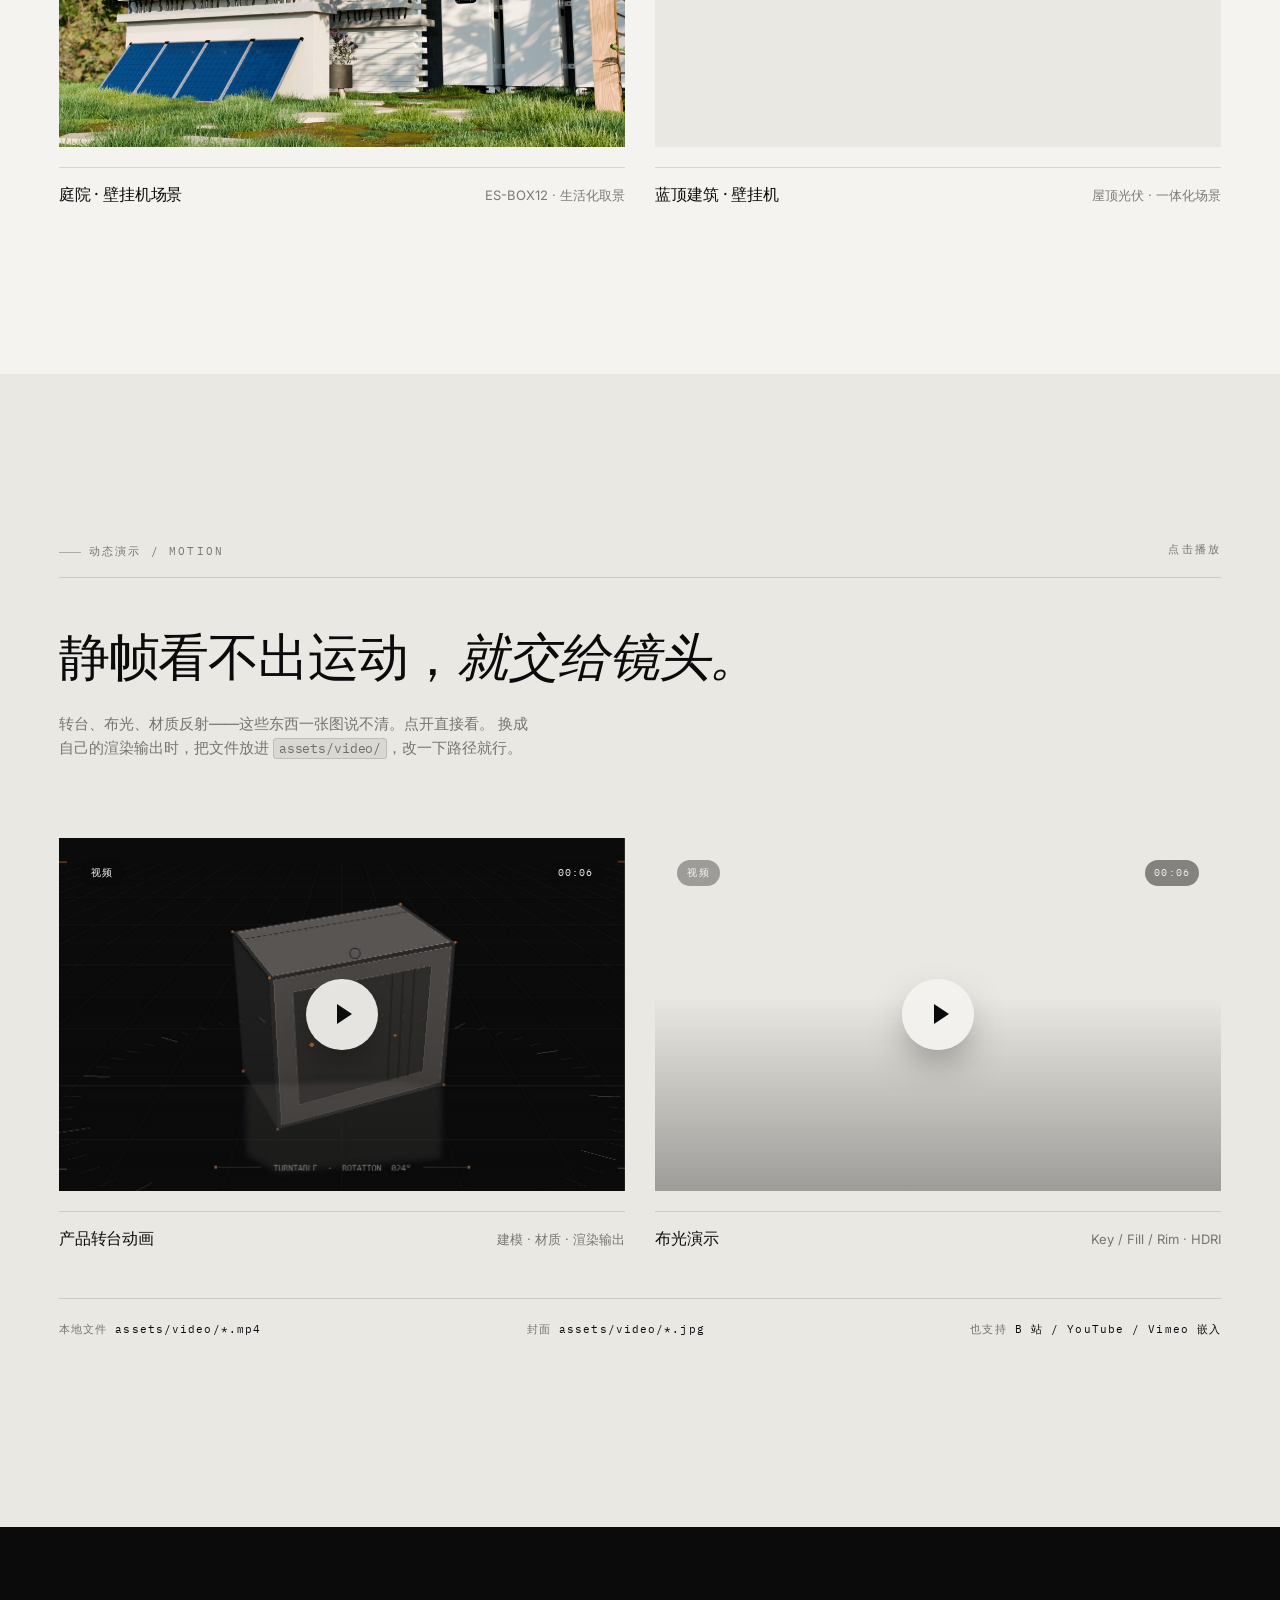
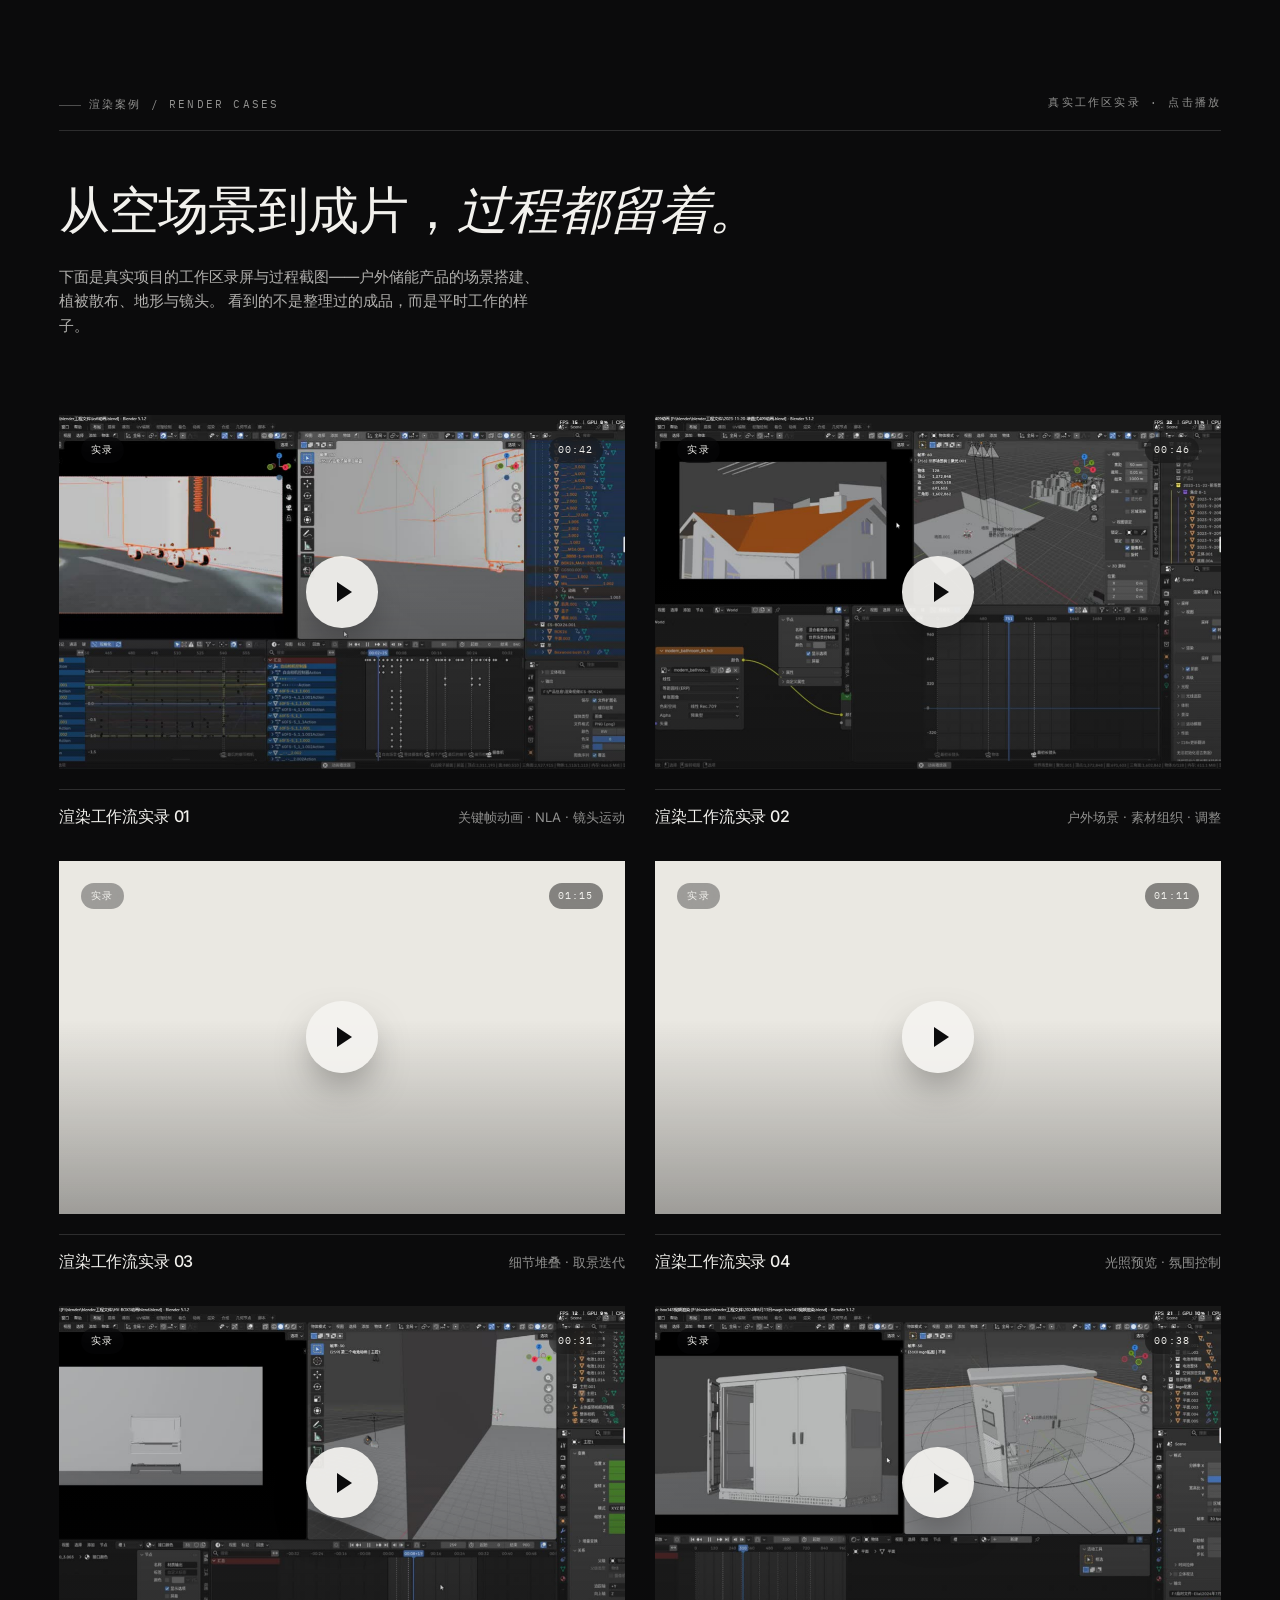
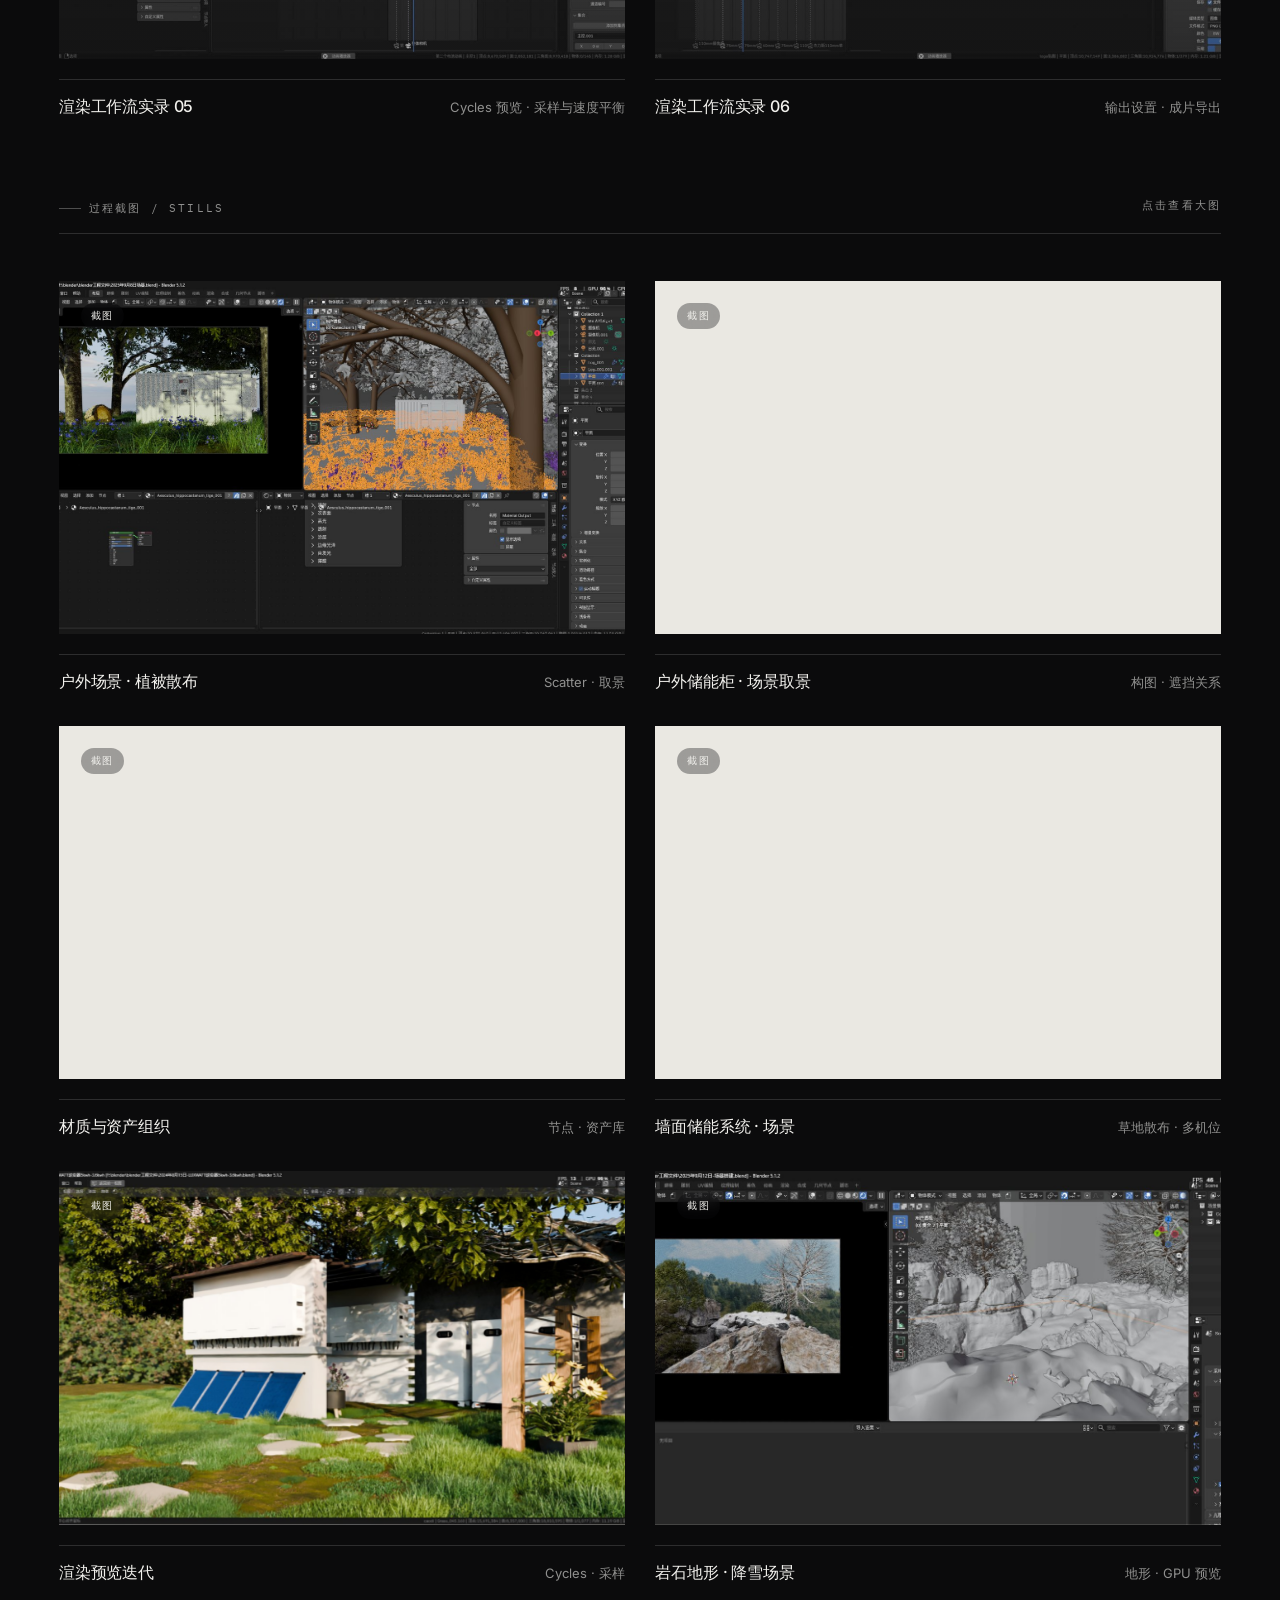
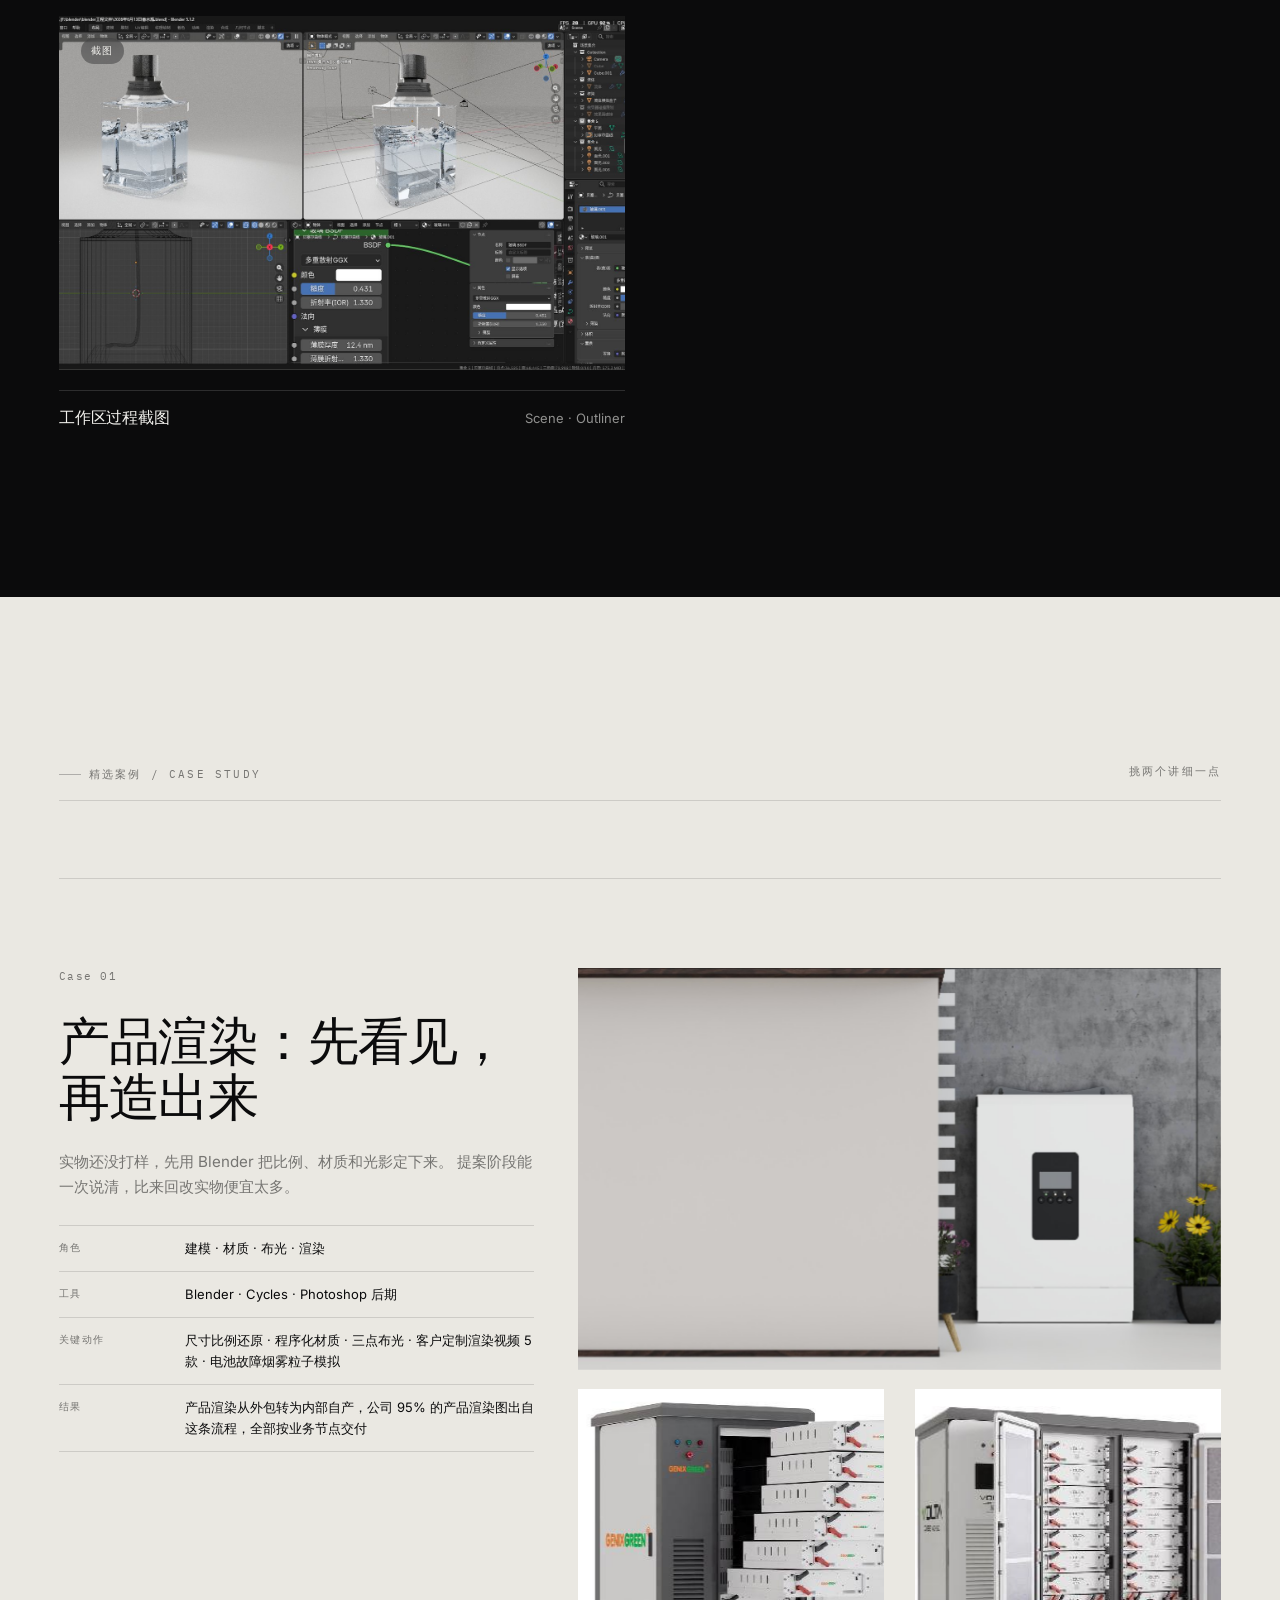
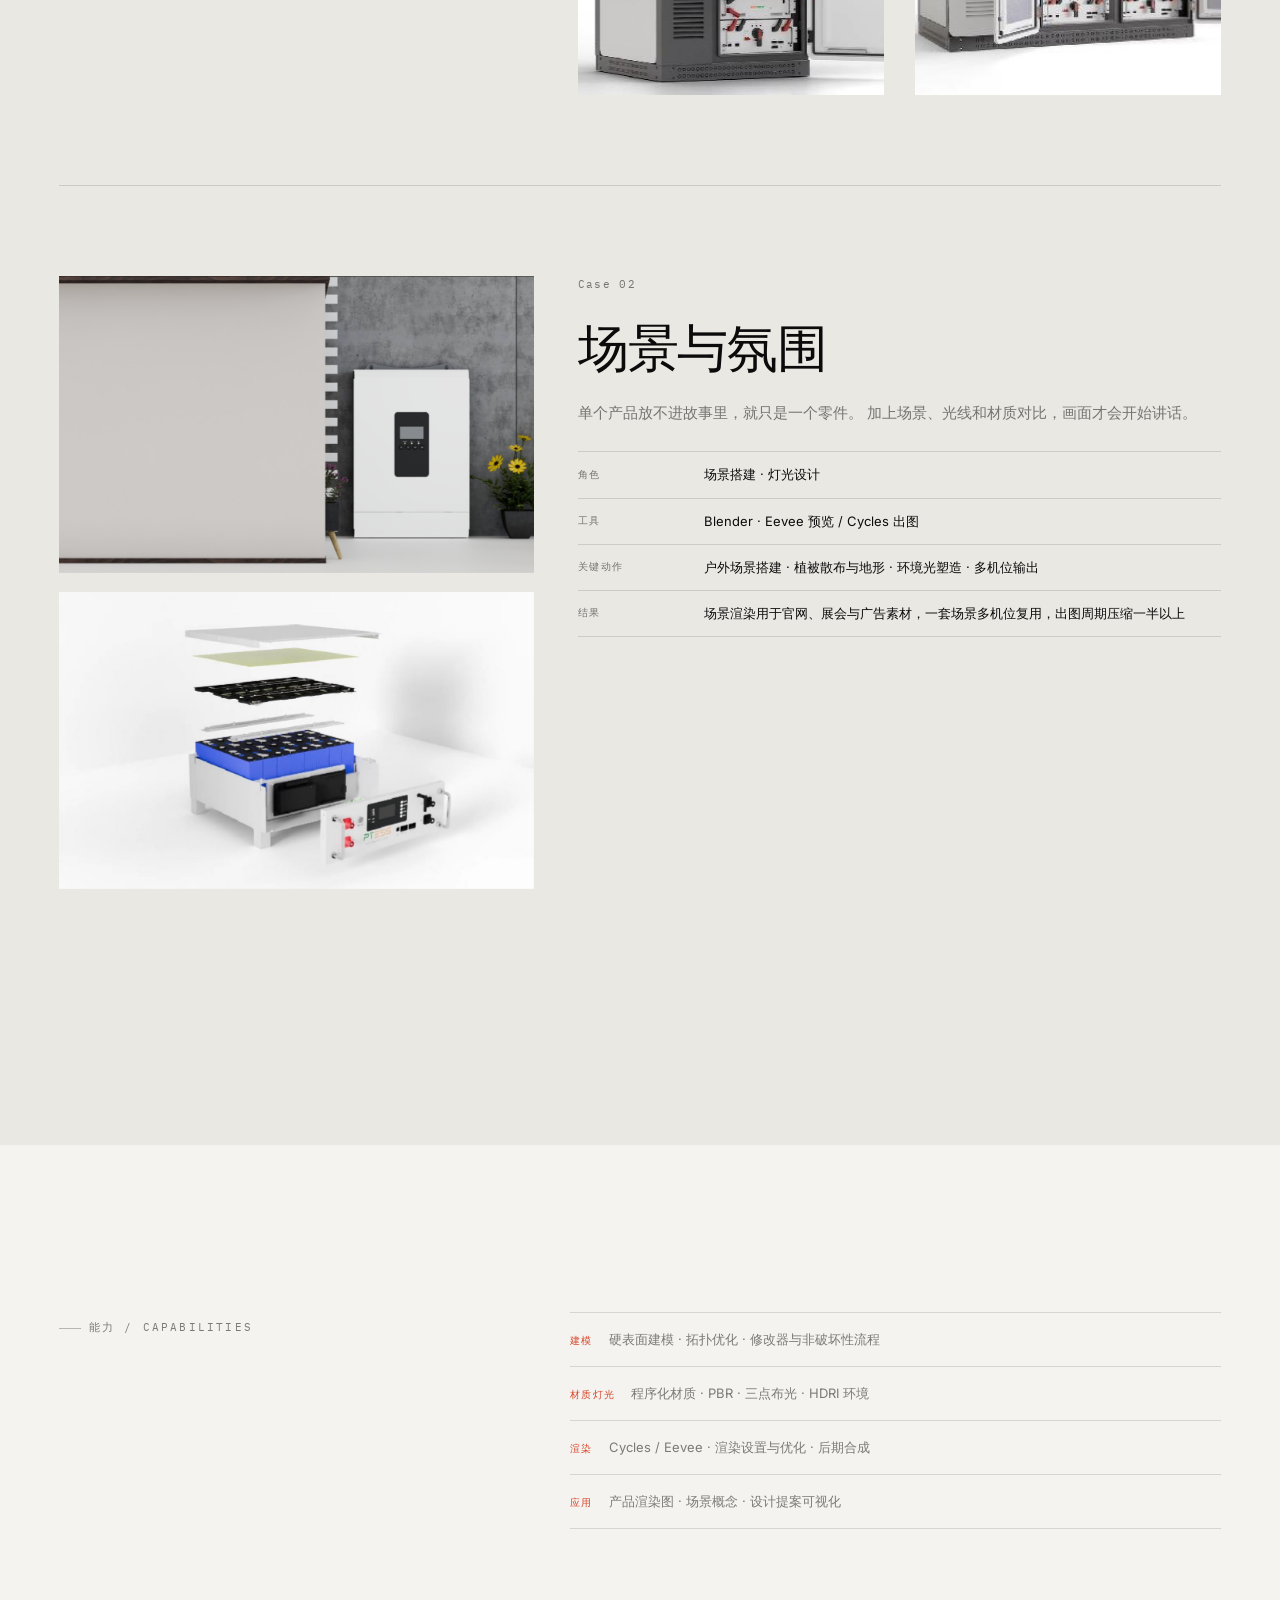
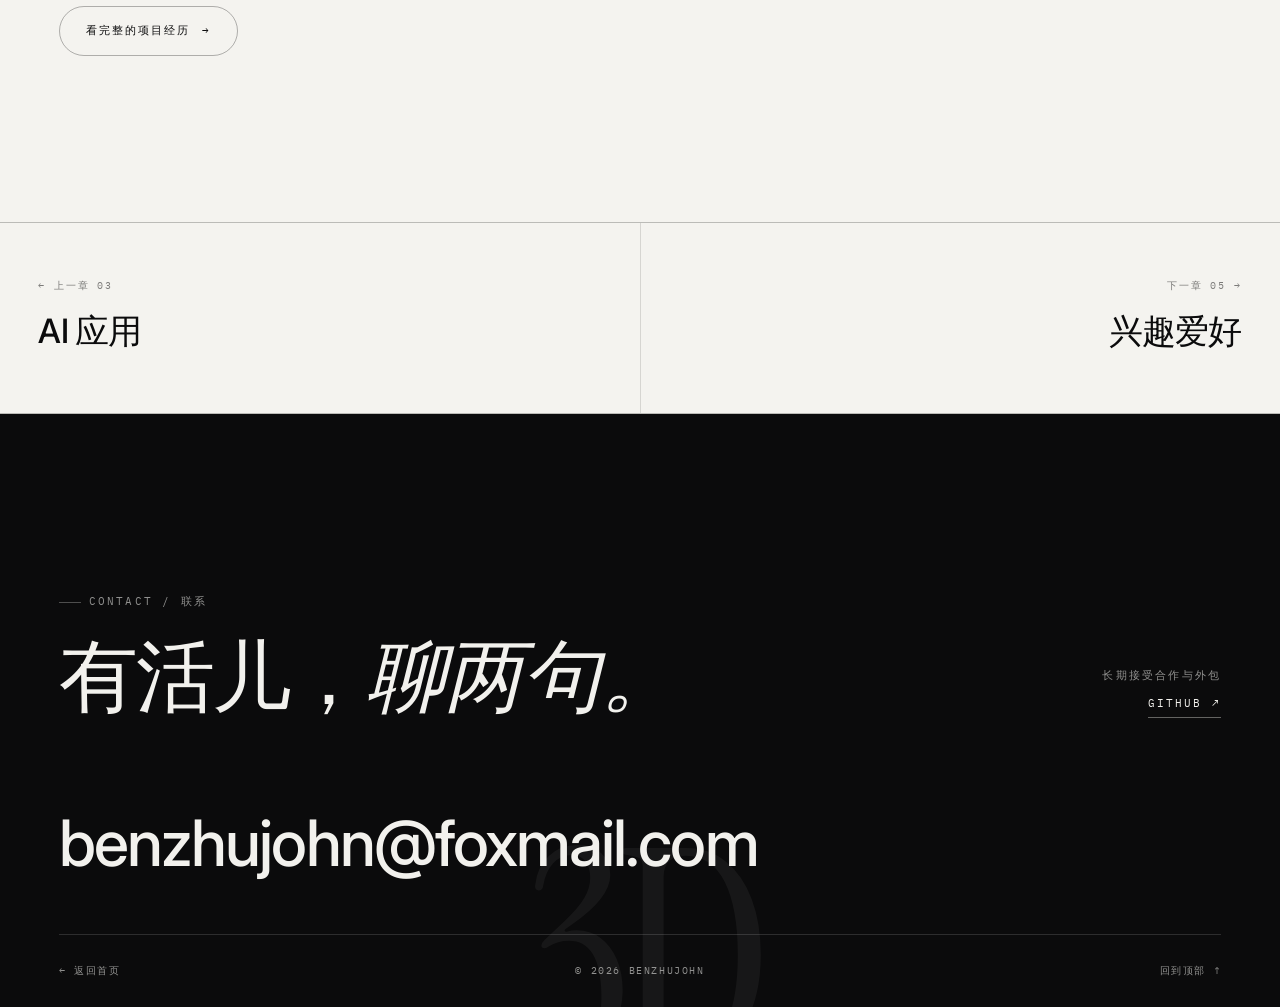
<file: pages/three-d.html>
<!DOCTYPE html>
<html lang="zh-CN">
<head>
<meta charset="utf-8">
<meta name="viewport" content="width=device-width, initial-scale=1, viewport-fit=cover">
<title>3D 渲染 · 作品集 | benzhujohn</title>
<meta name="description" content="Blender 3D 渲染作品集：硬表面建模、程序化材质、布光与 Cycles 渲染，用于产品展示、场景概念与设计提案。">
<meta name="theme-color" content="#0B0B0C">
<link rel="icon" href="../assets/img/favicon.ico" sizes="any">
<link rel="icon" type="image/png" sizes="32x32" href="../assets/img/icon-32.png">
<link rel="icon" type="image/png" sizes="16x16" href="../assets/img/icon-16.png">
<link rel="apple-touch-icon" href="../assets/img/apple-touch-icon.png">
<link rel="preconnect" href="https://fonts.googleapis.com">
<link rel="preconnect" href="https://fonts.gstatic.com" crossorigin>
<link rel="stylesheet" media="print" onload="this.media='all'"
      href="https://fonts.googleapis.com/css2?family=Inter:wght@400;500;600&family=Instrument+Serif:ital@0;1&family=IBM+Plex+Mono:wght@400;500&display=swap">
<link rel="stylesheet" href="../assets/css/style.css">
</head>
<body>

<div class="progress"><div class="progress__bar"></div></div>

<header class="nav">
  <div class="nav__inner">
    <a class="nav__brand" href="../index.html" aria-label="回到首页">
      <img class="nav__mark nav__mark--img" src="../assets/img/avatar.png" alt="benzhujohn 头像" width="26" height="26">
      <span>PORTFOLIO<span style="opacity:.45"> / 2026</span></span>
    </a>
    <nav class="nav__links" aria-label="主导航">
      <a class="nav__link" href="../index.html#works">作品板块</a>
      <a class="nav__link" href="../index.html#experience">项目经历</a>
      <a class="nav__link" href="../index.html#about">关于</a>
      <a class="nav__link" href="../index.html#contact">联系</a>
    </nav>
    <button class="nav__toggle" aria-label="打开菜单" aria-expanded="false"><span></span></button>
  </div>
</header>

<div class="menu">
  <nav class="menu__list" aria-label="菜单">
    <a class="menu__item" href="../index.html#works"><i>01</i>作品板块</a>
    <a class="menu__item" href="web.html"><i>02</i>网站建站</a>
    <a class="menu__item" href="graphic.html"><i>03</i>平面设计</a>
    <a class="menu__item" href="ai.html"><i>04</i>AI 应用</a>
    <a class="menu__item" href="three-d.html"><i>05</i>3D 渲染</a>
    <a class="menu__item" href="life.html"><i>06</i>兴趣爱好</a>
    <a class="menu__item" href="experience.html"><i>07</i>项目经历</a>
    <a class="menu__item" href="../index.html#contact"><i>08</i>联系</a>
  </nav>
  <div class="menu__foot">
    <span>基于 GitHub Pages 托管</span>
    <a class="mail-guard" data-mail="YmVuemh1am9obkBmb3htYWlsLmNvbQ==" href="../index.html#contact"><noscript>benzhujohn —at— foxmail —dot— com</noscript></a>
  </div>
</div>

<main>

  <section class="band band--ink phero ch-d3" data-nav="dark">
    <div class="hero__bg" aria-hidden="true">
      <div class="hero__grid-lines"><span></span><span></span><span></span><span></span><span></span><span></span></div>
      <div class="phero__glow"></div>
      <div class="hero__noise"></div>
    </div>
    <div class="wrap" style="position:relative;z-index:2">
      <span class="phero__no reveal">04</span>
      <div class="phero__grid">
        <div class="stack">
          <span class="t-micro reveal">Chapter 04 / Blender 3D</span>
          <h1 class="t-h1 reveal reveal-d1">3D 渲染</h1>
          <p class="t-lead reveal reveal-d2" style="color:rgba(242,241,237,.72)">
            用 Blender 走完建模、材质、布光到渲染的完整链路。
            在动手做实物之前，先把它在画面里做出来——产品展示、场景概念、视觉提案都用得上。
          </p>
        </div>
        <div class="stack reveal reveal-d3">
          <span class="t-micro t-micro--bare" style="color:var(--muted)">工具与方向</span>
          <ul class="phero__badges">
            <li class="chip">Blender</li>
            <li class="chip">Cycles</li>
            <li class="chip">Eevee</li>
            <li class="chip">Hard-surface</li>
            <li class="chip">HDRI</li>
          </ul>
        </div>
      </div>
    </div>
  </section>

  <section class="band sec" data-nav="light">
    <div class="wrap">
      <div class="shead reveal">
        <div class="shead__row">
          <span class="t-micro">作品 / Works</span>
          <span class="t-micro t-micro--bare" style="color:var(--muted)">4 个项目</span>
        </div>
      </div>

      <div class="filters mt-m">
        <button class="is-active" data-filter="all">全部</button>
        <button data-filter="建模">建模</button>
        <button data-filter="材质">材质与灯光</button>
        <button data-filter="场景">场景概念</button>
        <button data-filter="后期">后期合成</button>
      </div>

      <div class="grid-2 mt-l">
        <a class="work reveal" href="#" data-cat="建模">
          <div class="tile tile--wide">
            <span class="tile__badge">建模</span>
            <img src="../assets/img/works/w3d-08.jpg" alt="堆叠式高压产品结构拆解渲染">
            <span class="tile__cap"><span>结构拆解</span><span>堆叠高压</span></span>
          </div>
          <div class="work__meta"><h3>产品结构拆解渲染</h3><p>分层爆炸图 · 堆叠高压</p></div>
        </a>
        <a class="work reveal reveal-d1" href="#" data-cat="材质">
          <div class="tile tile--wide">
            <span class="tile__badge">渲染</span>
            <img src="../assets/img/works/w3d-01.jpg" alt="户外储能柜产品渲染：高压柜系列">
            <span class="tile__cap"><span>产品渲染</span><span>高压柜</span></span>
          </div>
          <div class="work__meta"><h3>户外储能柜 · 产品渲染</h3><p>Cycles · 产品线主图</p></div>
        </a>
        <a class="work reveal" href="#" data-cat="场景">
          <div class="tile tile--wide">
            <span class="tile__badge">场景</span>
            <img src="../assets/img/works/w3d-02.jpg" alt="户外场景渲染：树荫与草地取景">
            <span class="tile__cap"><span>场景概念</span><span>氛围</span></span>
          </div>
          <div class="work__meta"><h3>场景概念渲染</h3><p>Concept · 构图</p></div>
        </a>
        <a class="work reveal reveal-d1" href="#" data-cat="后期">
          <div class="tile tile--wide">
            <span class="tile__badge">后期</span>
            <img src="../assets/img/works/w3d-11.jpg" alt="Blender 渲染工作流视口截图">
            <span class="tile__cap"><span>工作流</span><span>Viewport</span></span>
          </div>
          <div class="work__meta"><h3>渲染工作流 · 视口</h3><p>节点材质 · 实时预览</p></div>
        </a>
      </div>
    </div>
  </section>


  <!-- 产品线渲染实录（来自 2024–2026 年度总结） -->
  <section class="band sec" data-nav="light">
    <div class="wrap">
      <div class="shead reveal">
        <div class="shead__row">
          <span class="t-micro">产品线渲染 / Product Line</span>
          <span class="t-micro t-micro--bare" style="color:var(--muted)">2024–2026 实录 · 点击看大图</span>
        </div>
        <p class="t-body shead__desc">
          从公司 95% 的产品渲染图改为内部自产开始：高压柜、户外柜、壁挂机、机架电池——
          一条 Blender + Cycles 流水线覆盖全部产品线，按业务节点交付。
        </p>
      </div>

      <div class="grid-2 mt-l">
        <a class="work reveal" href="../assets/img/works/w3d-03.jpg" target="_blank" rel="noopener">
          <div class="tile tile--wide">
            <span class="tile__badge">场景</span>
            <img src="../assets/img/works/w3d-03.jpg" alt="户外柜山地场景渲染">
            <span class="tile__cap"><span>山地场景</span><span>户外柜</span></span>
          </div>
          <div class="work__meta"><h3>山地场景 · 户外柜</h3><p>环境光 · 地形 · 215kWh 系列</p></div>
        </a>
        <a class="work reveal reveal-d1" href="../assets/img/works/w3d-04.jpg" target="_blank" rel="noopener">
          <div class="tile tile--wide">
            <span class="tile__badge">场景</span>
            <img src="../assets/img/works/w3d-04.jpg" alt="户用储能板房场景渲染">
            <span class="tile__cap"><span>板房场景</span><span>户用储能</span></span>
          </div>
          <div class="work__meta"><h3>户用储能 · 板房场景</h3><p>植被散布 · 多机位复用</p></div>
        </a>
        <a class="work reveal" href="../assets/img/works/w3d-05.jpg" target="_blank" rel="noopener">
          <div class="tile tile--wide">
            <span class="tile__badge">场景</span>
            <img src="../assets/img/works/w3d-05.jpg" alt="庭院壁挂储能场景渲染">
            <span class="tile__cap"><span>庭院场景</span><span>壁挂机</span></span>
          </div>
          <div class="work__meta"><h3>庭院 · 壁挂机场景</h3><p>ES-BOX12 · 生活化取景</p></div>
        </a>
        <a class="work reveal reveal-d1" href="../assets/img/works/w3d-07.jpg" target="_blank" rel="noopener">
          <div class="tile tile--wide">
            <span class="tile__badge">场景</span>
            <img src="../assets/img/works/w3d-07.jpg" alt="蓝顶建筑壁挂储能场景渲染">
            <span class="tile__cap"><span>蓝顶场景</span><span>壁挂机</span></span>
          </div>
          <div class="work__meta"><h3>蓝顶建筑 · 壁挂机</h3><p>屋顶光伏 · 一体化场景</p></div>
        </a>
      </div>
    </div>
  </section>

  <!-- 视频案例（点击播放） -->
  <section class="band band--deep sec" data-nav="light">
    <div class="wrap">
      <div class="shead reveal">
        <div class="shead__row">
          <span class="t-micro">动态演示 / Motion</span>
          <span class="t-micro t-micro--bare" style="color:var(--muted)">点击播放</span>
        </div>
        <h2 class="t-h2 shead__title mt-s">
          静帧看不出运动，<em class="t-italic">就交给镜头。</em>
        </h2>
        <p class="t-body shead__desc">
          转台、布光、材质反射——这些东西一张图说不清。点开直接看。
          换成自己的渲染输出时，把文件放进 <code>assets/video/</code>，改一下路径就行。
        </p>
      </div>

      <div class="grid-2 mt-l">
        <div class="work work--video ch-d3 reveal">
          <button class="tile tile--wide" type="button"
                  data-video="../assets/video/d3-turntable.mp4"
                  data-poster="../assets/video/d3-turntable.jpg"
                  data-vtitle="产品转台动画"
                  data-vsub="Blender · Cycles · 360° 旋转">
            <span class="tile__badge">视频</span>
            <span class="vdur">00:06</span>
            <span class="vplay" aria-hidden="true"><i></i></span>
            <img src="../assets/video/d3-turntable.jpg" alt="产品转台动画封面">
            <span class="tile__cap"><span>转台动画</span><span>360°</span></span>
          </button>
          <div class="work__meta"><h3>产品转台动画</h3><p>建模 · 材质 · 渲染输出</p></div>
        </div>

        <div class="work work--video ch-d3 reveal reveal-d1">
          <button class="tile tile--wide" type="button"
                  data-video="../assets/video/d3-lighting.mp4"
                  data-poster="../assets/video/d3-lighting.jpg"
                  data-vtitle="布光演示"
                  data-vsub="Blender · Key / Fill / Rim + HDRI">
            <span class="tile__badge">视频</span>
            <span class="vdur">00:06</span>
            <span class="vplay" aria-hidden="true"><i></i></span>
            <img src="../assets/video/d3-lighting.jpg" alt="布光演示封面">
            <span class="tile__cap"><span>布光演示</span><span>Lighting</span></span>
          </button>
          <div class="work__meta"><h3>布光演示</h3><p>Key / Fill / Rim · HDRI</p></div>
        </div>
      </div>

      <div class="vrow mt-m">
        <span>本地文件 <b>assets/video/*.mp4</b></span>
        <span>封面 <b>assets/video/*.jpg</b></span>
        <span>也支持 <b>B 站 / YouTube / Vimeo 嵌入</b></span>
      </div>
    </div>
  </section>

  <!-- 渲染案例实录：真实工作区录屏与过程截图 -->
  <section class="band band--ink sec" data-nav="dark">
    <div class="wrap">
      <div class="shead reveal">
        <div class="shead__row">
          <span class="t-micro">渲染案例 / Render Cases</span>
          <span class="t-micro t-micro--bare" style="color:var(--muted)">真实工作区实录 · 点击播放</span>
        </div>
        <h2 class="t-h2 shead__title mt-s">
          从空场景到成片，<em class="t-italic">过程都留着。</em>
        </h2>
        <p class="t-body shead__desc" style="color:rgba(242,241,237,.72)">
          下面是真实项目的工作区录屏与过程截图——户外储能产品的场景搭建、植被散布、地形与镜头。
          看到的不是整理过的成品，而是平时工作的样子。
        </p>
      </div>

      <div class="grid-2 mt-l">
        <div class="work work--video ch-d3 reveal">
          <button class="tile tile--wide" type="button"
                  data-video="../assets/video/render-flow-01.mp4"
                  data-poster="../assets/video/render-flow-01.jpg"
                  data-vtitle="渲染工作流实录 01"
                  data-vsub="Blender · 关键帧 / NLA 动画与镜头">
            <span class="tile__badge">实录</span>
            <span class="vdur">00:42</span>
            <span class="vplay" aria-hidden="true"><i></i></span>
            <img src="../assets/video/render-flow-01.jpg" alt="渲染工作流实录 01：Blender 关键帧动画工作区">
            <span class="tile__cap"><span>工作流实录 01</span><span>动画 / 镜头</span></span>
          </button>
          <div class="work__meta"><h3>渲染工作流实录 01</h3><p>关键帧动画 · NLA · 镜头运动</p></div>
        </div>

        <div class="work work--video ch-d3 reveal reveal-d1">
          <button class="tile tile--wide" type="button"
                  data-video="../assets/video/render-flow-02.mp4"
                  data-poster="../assets/video/render-flow-02.jpg"
                  data-vtitle="渲染工作流实录 02"
                  data-vsub="Blender · 场景搭建与调整">
            <span class="tile__badge">实录</span>
            <span class="vdur">00:46</span>
            <span class="vplay" aria-hidden="true"><i></i></span>
            <img src="../assets/video/render-flow-02.jpg" alt="渲染工作流实录 02：场景搭建工作区">
            <span class="tile__cap"><span>工作流实录 02</span><span>场景搭建</span></span>
          </button>
          <div class="work__meta"><h3>渲染工作流实录 02</h3><p>户外场景 · 素材组织 · 调整</p></div>
        </div>

        <div class="work work--video ch-d3 reveal">
          <button class="tile tile--wide" type="button"
                  data-video="../assets/video/render-flow-03.mp4"
                  data-poster="../assets/video/render-flow-03.jpg"
                  data-vtitle="渲染工作流实录 03"
                  data-vsub="Blender · 场景细化">
            <span class="tile__badge">实录</span>
            <span class="vdur">01:15</span>
            <span class="vplay" aria-hidden="true"><i></i></span>
            <img src="../assets/video/render-flow-03.jpg" alt="渲染工作流实录 03：场景细化工作区">
            <span class="tile__cap"><span>工作流实录 03</span><span>场景细化</span></span>
          </button>
          <div class="work__meta"><h3>渲染工作流实录 03</h3><p>细节堆叠 · 取景迭代</p></div>
        </div>

        <div class="work work--video ch-d3 reveal reveal-d1">
          <button class="tile tile--wide" type="button"
                  data-video="../assets/video/render-flow-04.mp4"
                  data-poster="../assets/video/render-flow-04.jpg"
                  data-vtitle="渲染工作流实录 04"
                  data-vsub="Blender · 布光与氛围">
            <span class="tile__badge">实录</span>
            <span class="vdur">01:11</span>
            <span class="vplay" aria-hidden="true"><i></i></span>
            <img src="../assets/video/render-flow-04.jpg" alt="渲染工作流实录 04：布光与氛围工作区">
            <span class="tile__cap"><span>工作流实录 04</span><span>布光 / 氛围</span></span>
          </button>
          <div class="work__meta"><h3>渲染工作流实录 04</h3><p>光照预览 · 氛围控制</p></div>
        </div>

        <div class="work work--video ch-d3 reveal">
          <button class="tile tile--wide" type="button"
                  data-video="../assets/video/render-flow-05.mp4"
                  data-poster="../assets/video/render-flow-05.jpg"
                  data-vtitle="渲染工作流实录 05"
                  data-vsub="Blender · 渲染预览">
            <span class="tile__badge">实录</span>
            <span class="vdur">00:31</span>
            <span class="vplay" aria-hidden="true"><i></i></span>
            <img src="../assets/video/render-flow-05.jpg" alt="渲染工作流实录 05：渲染预览工作区">
            <span class="tile__cap"><span>工作流实录 05</span><span>渲染预览</span></span>
          </button>
          <div class="work__meta"><h3>渲染工作流实录 05</h3><p>Cycles 预览 · 采样与速度平衡</p></div>
        </div>

        <div class="work work--video ch-d3 reveal reveal-d1">
          <button class="tile tile--wide" type="button"
                  data-video="../assets/video/render-flow-06.mp4"
                  data-poster="../assets/video/render-flow-06.jpg"
                  data-vtitle="渲染工作流实录 06"
                  data-vsub="Blender · 渲染输出">
            <span class="tile__badge">实录</span>
            <span class="vdur">00:38</span>
            <span class="vplay" aria-hidden="true"><i></i></span>
            <img src="../assets/video/render-flow-06.jpg" alt="渲染工作流实录 06：渲染输出工作区">
            <span class="tile__cap"><span>工作流实录 06</span><span>渲染输出</span></span>
          </button>
          <div class="work__meta"><h3>渲染工作流实录 06</h3><p>输出设置 · 成片导出</p></div>
        </div>
      </div>

      <div class="shead mt-l reveal">
        <div class="shead__row">
          <span class="t-micro">过程截图 / Stills</span>
          <span class="t-micro t-micro--bare" style="color:var(--muted)">点击查看大图</span>
        </div>
      </div>

      <div class="grid-2 mt-m">
        <a class="work reveal" href="../assets/img/render/render-01.jpg" target="_blank" rel="noopener">
          <div class="tile tile--wide">
            <span class="tile__badge">截图</span>
            <img src="../assets/img/render/render-01.jpg" alt="户外场景搭建：植被散布与取景">
            <span class="tile__cap"><span>场景搭建</span><span>植被散布</span></span>
          </div>
          <div class="work__meta"><h3>户外场景 · 植被散布</h3><p>Scatter · 取景</p></div>
        </a>
        <a class="work reveal reveal-d1" href="../assets/img/render/render-02.jpg" target="_blank" rel="noopener">
          <div class="tile tile--wide">
            <span class="tile__badge">截图</span>
            <img src="../assets/img/render/render-02.jpg" alt="户外储能柜场景：取景与遮挡关系">
            <span class="tile__cap"><span>储能柜场景</span><span>取景</span></span>
          </div>
          <div class="work__meta"><h3>户外储能柜 · 场景取景</h3><p>构图 · 遮挡关系</p></div>
        </a>
        <a class="work reveal" href="../assets/img/render/render-03.jpg" target="_blank" rel="noopener">
          <div class="tile tile--wide">
            <span class="tile__badge">截图</span>
            <img src="../assets/img/render/render-03.jpg" alt="场景材质与资产组织">
            <span class="tile__cap"><span>材质资产</span><span>组织</span></span>
          </div>
          <div class="work__meta"><h3>材质与资产组织</h3><p>节点 · 资产库</p></div>
        </a>
        <a class="work reveal reveal-d1" href="../assets/img/render/render-04.jpg" target="_blank" rel="noopener">
          <div class="tile tile--wide">
            <span class="tile__badge">截图</span>
            <img src="../assets/img/render/render-04.jpg" alt="户外墙面储能系统场景：草地散布与镜头">
            <span class="tile__cap"><span>墙面储能场景</span><span>镜头</span></span>
          </div>
          <div class="work__meta"><h3>墙面储能系统 · 场景</h3><p>草地散布 · 多机位</p></div>
        </a>
        <a class="work reveal" href="../assets/img/render/render-05.jpg" target="_blank" rel="noopener">
          <div class="tile tile--wide">
            <span class="tile__badge">截图</span>
            <img src="../assets/img/render/render-05.jpg" alt="场景渲染预览">
            <span class="tile__cap"><span>渲染预览</span><span>迭代</span></span>
          </div>
          <div class="work__meta"><h3>渲染预览迭代</h3><p>Cycles · 采样</p></div>
        </a>
        <a class="work reveal reveal-d1" href="../assets/img/render/render-06.jpg" target="_blank" rel="noopener">
          <div class="tile tile--wide">
            <span class="tile__badge">截图</span>
            <img src="../assets/img/render/render-06.jpg" alt="岩石地形与降雪场景：Cycles GPU 预览">
            <span class="tile__cap"><span>地形 / 降雪</span><span>Cycles GPU</span></span>
          </div>
          <div class="work__meta"><h3>岩石地形 · 降雪场景</h3><p>地形 · GPU 预览</p></div>
        </a>
        <a class="work reveal" href="../assets/img/render/render-07.jpg" target="_blank" rel="noopener">
          <div class="tile tile--wide">
            <span class="tile__badge">截图</span>
            <img src="../assets/img/render/render-07.jpg" alt="渲染工作区过程截图">
            <span class="tile__cap"><span>过程截图</span><span>工作区</span></span>
          </div>
          <div class="work__meta"><h3>工作区过程截图</h3><p>Scene · Outliner</p></div>
        </a>
      </div>
    </div>
  </section>

  <section class="band band--deep sec" data-nav="light">
    <div class="wrap">
      <div class="shead reveal">
        <div class="shead__row">
          <span class="t-micro">精选案例 / Case Study</span>
          <span class="t-micro t-micro--bare" style="color:var(--muted)">挑两个讲细一点</span>
        </div>
      </div>

      <article class="case mt-l">
        <div class="case__grid">
          <div class="case__info reveal">
            <span class="t-num">Case 01</span>
            <h2 class="t-h2">产品渲染：先看见，再造出来</h2>
            <p class="t-body">
              实物还没打样，先用 Blender 把比例、材质和光影定下来。
              提案阶段能一次说清，比来回改实物便宜太多。
            </p>
            <div class="case__specs">
              <div><dt>角色</dt><dd>建模 · 材质 · 布光 · 渲染</dd></div>
              <div><dt>工具</dt><dd>Blender · Cycles · Photoshop 后期</dd></div>
              <div><dt>关键动作</dt><dd>尺寸比例还原 · 程序化材质 · 三点布光 · 客户定制渲染视频 5 款 · 电池故障烟雾粒子模拟</dd></div>
              <div><dt>结果</dt><dd>产品渲染从外包转为内部自产，公司 95% 的产品渲染图出自这条流程，全部按业务节点交付</dd></div>
            </div>
            <!-- 3D 的案例详解页还没建。建好之后把下面这行放开，改成本页对应的文件名：
            <a class="link-arrow" href="case/three-d-xxx.html">
              查看完整案例详解 <span aria-hidden="true">↗</span>
            </a>
            -->
          </div>
          <div class="case__media reveal reveal-d1">
            <div class="tile tile--wide"><img src="../assets/img/works/w3d-06.jpg" alt="壁挂储能场景渲染"></div>
            <div class="case__media--2 grid-2">
              <div class="tile tile--square"><img src="../assets/img/works/w3d-09.jpg" alt="机架电池产品渲染"></div>
              <div class="tile tile--square"><img src="../assets/img/works/w3d-10.jpg" alt="储能柜开门产品渲染"></div>
            </div>
          </div>
        </div>
      </article>

      <article class="case case--flip">
        <div class="case__grid">
          <div class="case__info reveal">
            <span class="t-num">Case 02</span>
            <h2 class="t-h2">场景与氛围</h2>
            <p class="t-body">
              单个产品放不进故事里，就只是一个零件。
              加上场景、光线和材质对比，画面才会开始讲话。
            </p>
            <div class="case__specs">
              <div><dt>角色</dt><dd>场景搭建 · 灯光设计</dd></div>
              <div><dt>工具</dt><dd>Blender · Eevee 预览 / Cycles 出图</dd></div>
              <div><dt>关键动作</dt><dd>户外场景搭建 · 植被散布与地形 · 环境光塑造 · 多机位输出</dd></div>
              <div><dt>结果</dt><dd>场景渲染用于官网、展会与广告素材，一套场景多机位复用，出图周期压缩一半以上</dd></div>
            </div>
          </div>
          <div class="case__media reveal reveal-d1">
            <div class="tile tile--wide"><img src="../assets/img/works/w3d-06.jpg" alt="场景概念"></div>
            <div class="tile tile--wide"><img src="../assets/img/works/w3d-08.jpg" alt="结构组成"></div>
          </div>
        </div>
      </article>
    </div>
  </section>

  <section class="band sec" data-nav="light">
    <div class="wrap">
      <div class="split">
        <div class="col-a"><span class="t-micro reveal">能力 / Capabilities</span></div>
        <div class="col-b">
          <ul class="caps reveal">
            <li><b>建模</b><span>硬表面建模 · 拓扑优化 · 修改器与非破坏性流程</span></li>
            <li><b>材质灯光</b><span>程序化材质 · PBR · 三点布光 · HDRI 环境</span></li>
            <li><b>渲染</b><span>Cycles / Eevee · 渲染设置与优化 · 后期合成</span></li>
            <li><b>应用</b><span>产品渲染图 · 场景概念 · 设计提案可视化</span></li>
          </ul>
        </div>
      </div>
      <div class="mt-l reveal"><a class="btn" href="experience.html"><span>看完整的项目经历</span><i aria-hidden="true">→</i></a></div>
    </div>
  </section>

  <nav class="band navnext" aria-label="章节导航">
    <a href="ai.html" style="--row-accent:var(--ch-ai)">
      <span class="dir">← 上一章 03</span>
      <span class="name">AI 应用</span>
    </a>
    <a class="align-end" href="life.html" style="--row-accent:var(--ch-life)">
      <span class="dir">下一章 05 →</span>
      <span class="name">兴趣爱好</span>
    </a>
  </nav>

</main>

<footer class="band band--ink foot" data-nav="dark">
  <div class="wrap">
    <div class="foot__cta">
      <div class="stack">
        <span class="t-micro">Contact / 联系</span>
        <h2 class="t-h1">有活儿，<em class="t-italic">聊两句。</em></h2>
      </div>
      <div class="stack-s" style="justify-items:end;text-align:right">
        <span class="t-micro t-micro--bare" style="color:var(--muted)">长期接受合作与外包</span>
        <a class="link-arrow" href="https://github.com/benzhujohn">GitHub <span aria-hidden="true">↗</span></a>
      </div>
    </div>

    <div class="foot__mailrow foot__contacts">
      <a class="foot__mail mail-guard" href="../index.html#contact" data-mail="YmVuemh1am9obkBmb3htYWlsLmNvbQ==" aria-label="发送邮件"><noscript>benzhujohn —at— foxmail —dot— com</noscript></a>
    </div>

    <div class="foot__bottom">
      <a href="../index.html">← 返回首页</a>
      <span>© <span data-year>2026</span> benzhujohn</span>
      <a href="#">回到顶部 ↑</a>
    </div>
  </div>
  <span class="foot__pagename" aria-hidden="true">3D</span>
</footer>

<script src="../assets/js/main.js"></script>
</body>
</html>
</file>
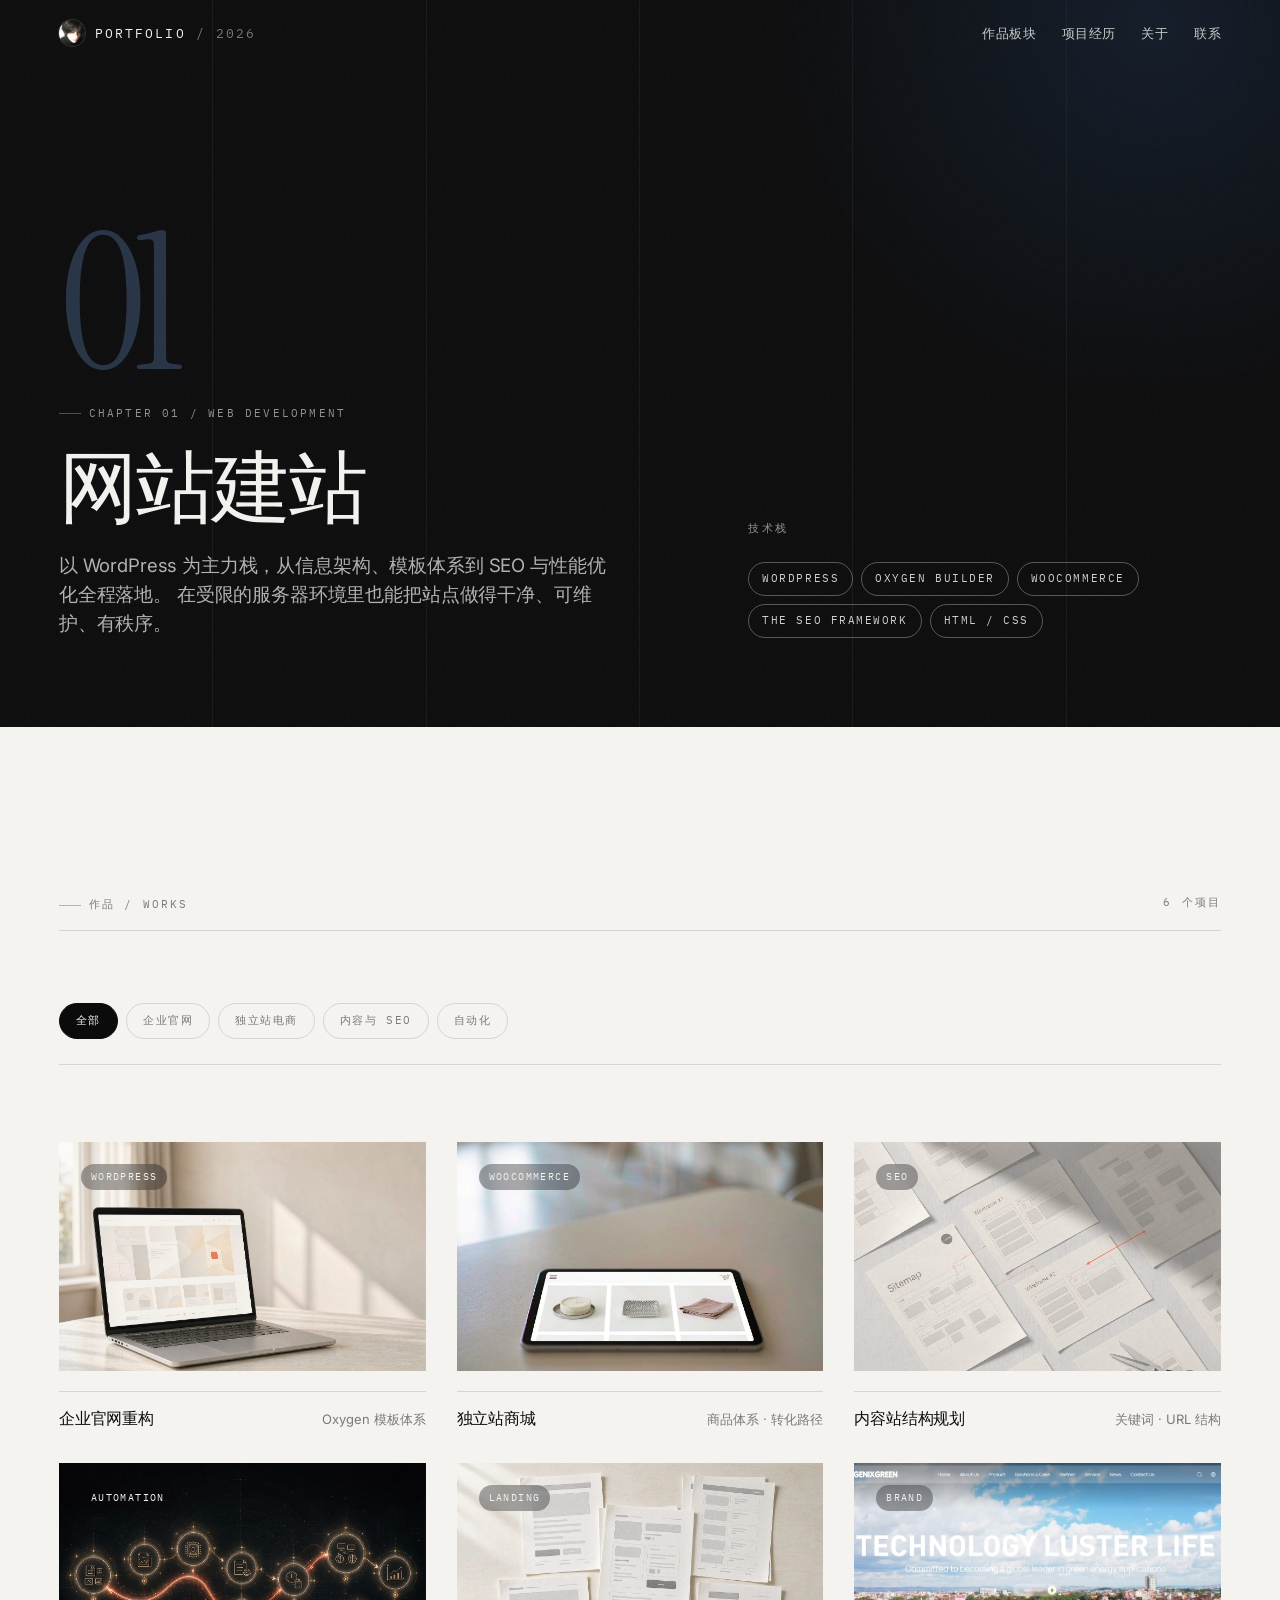
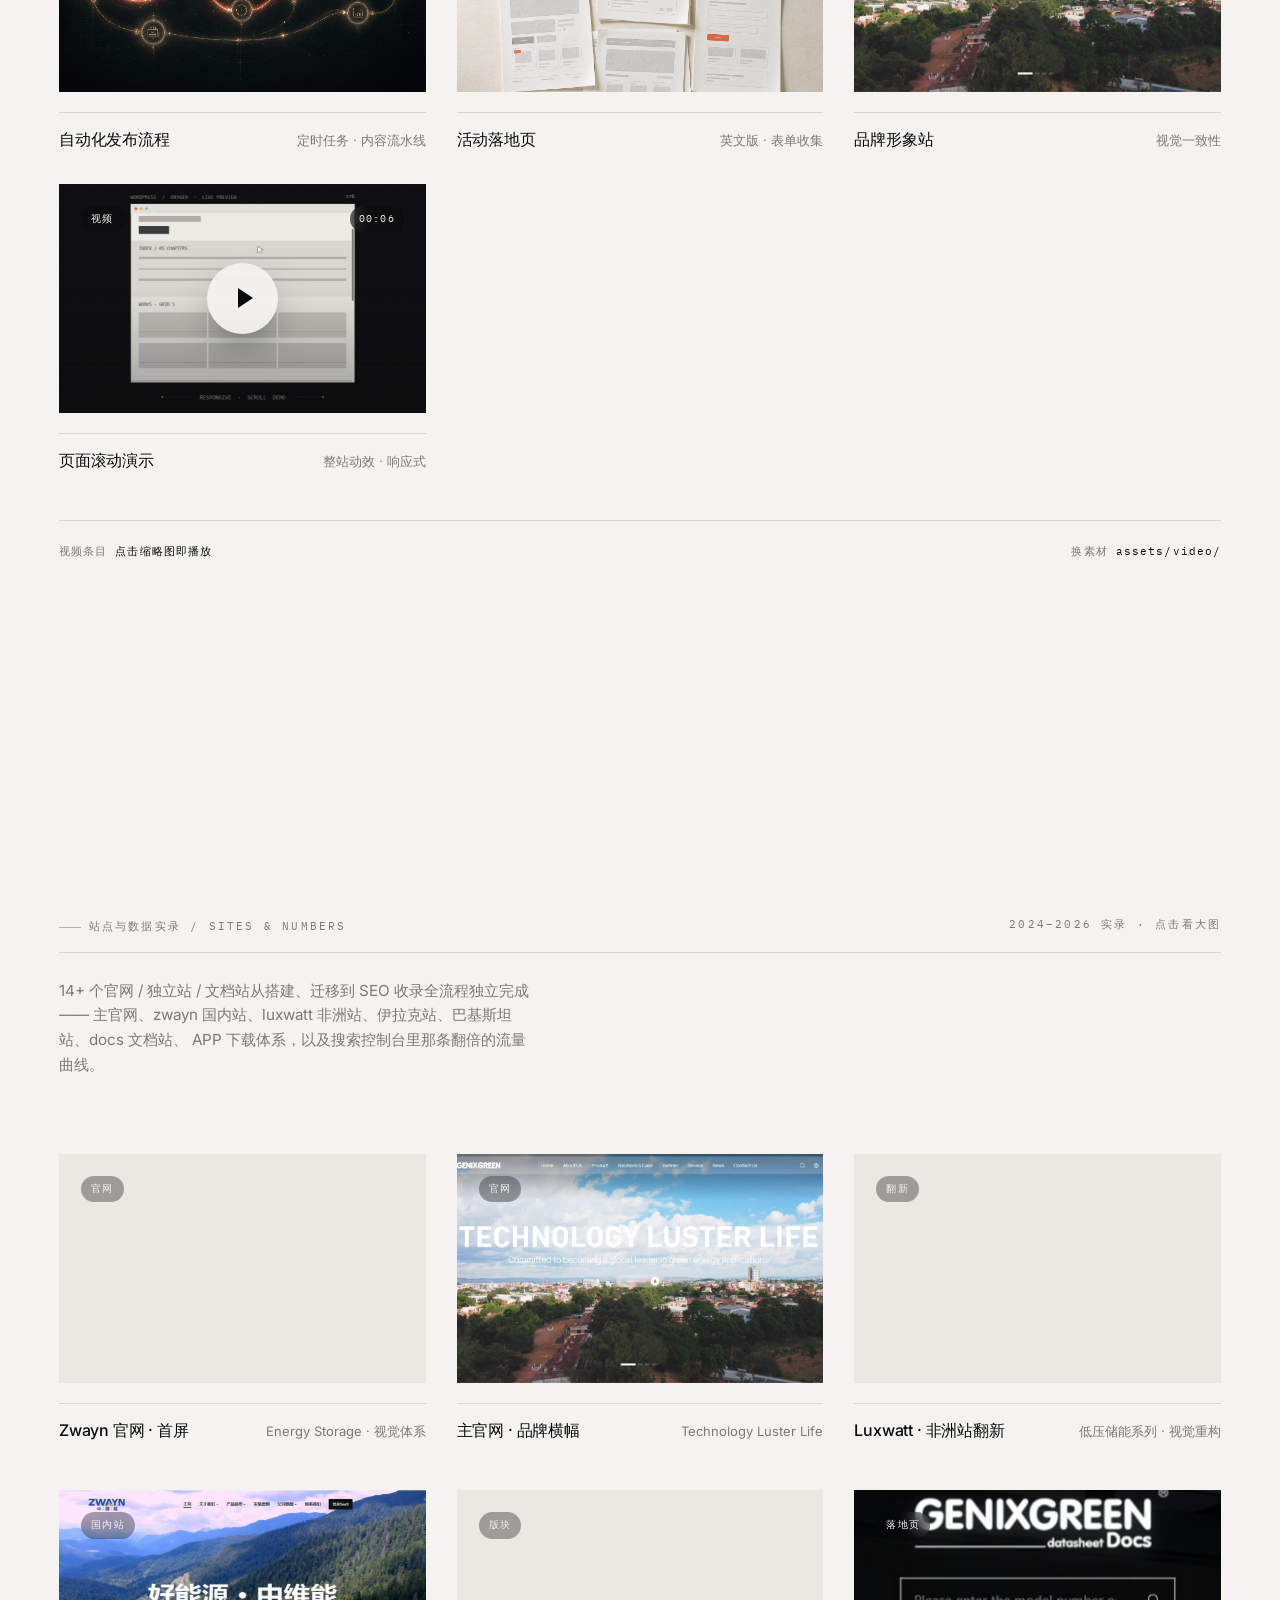
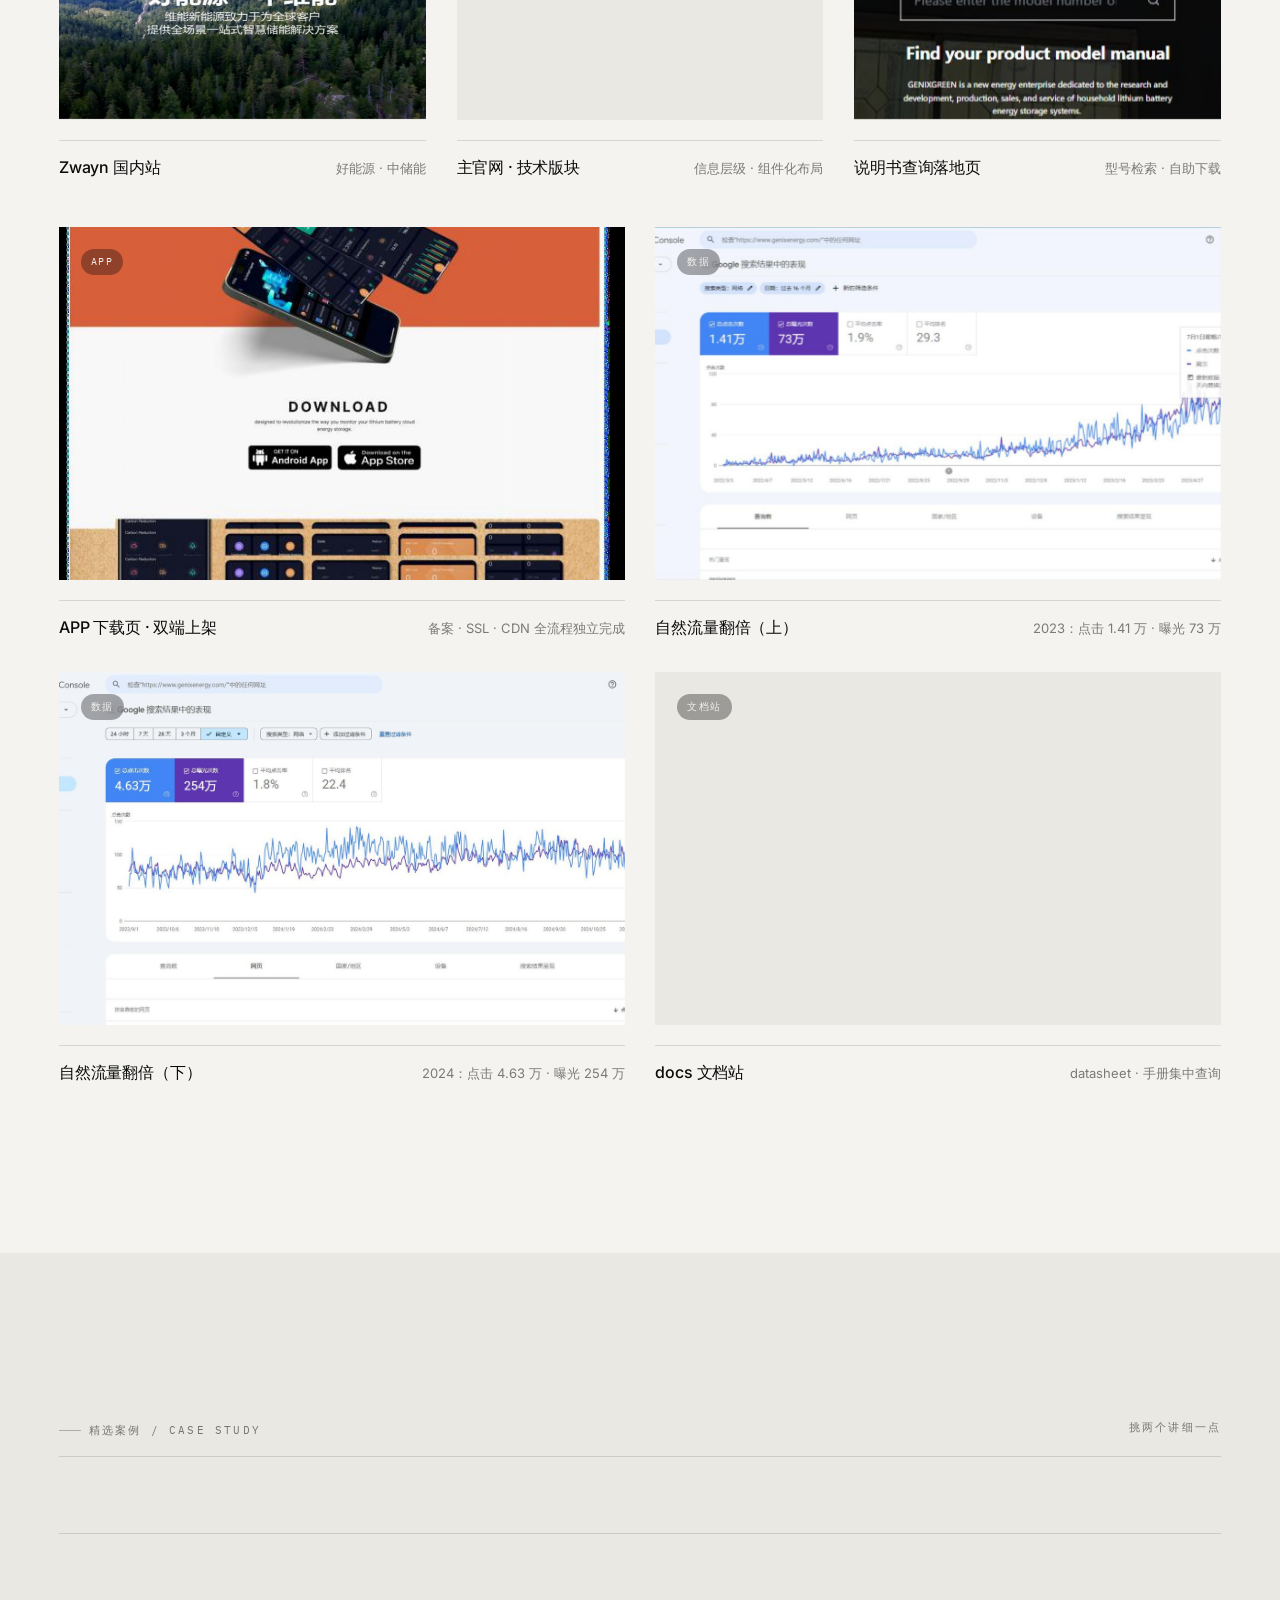
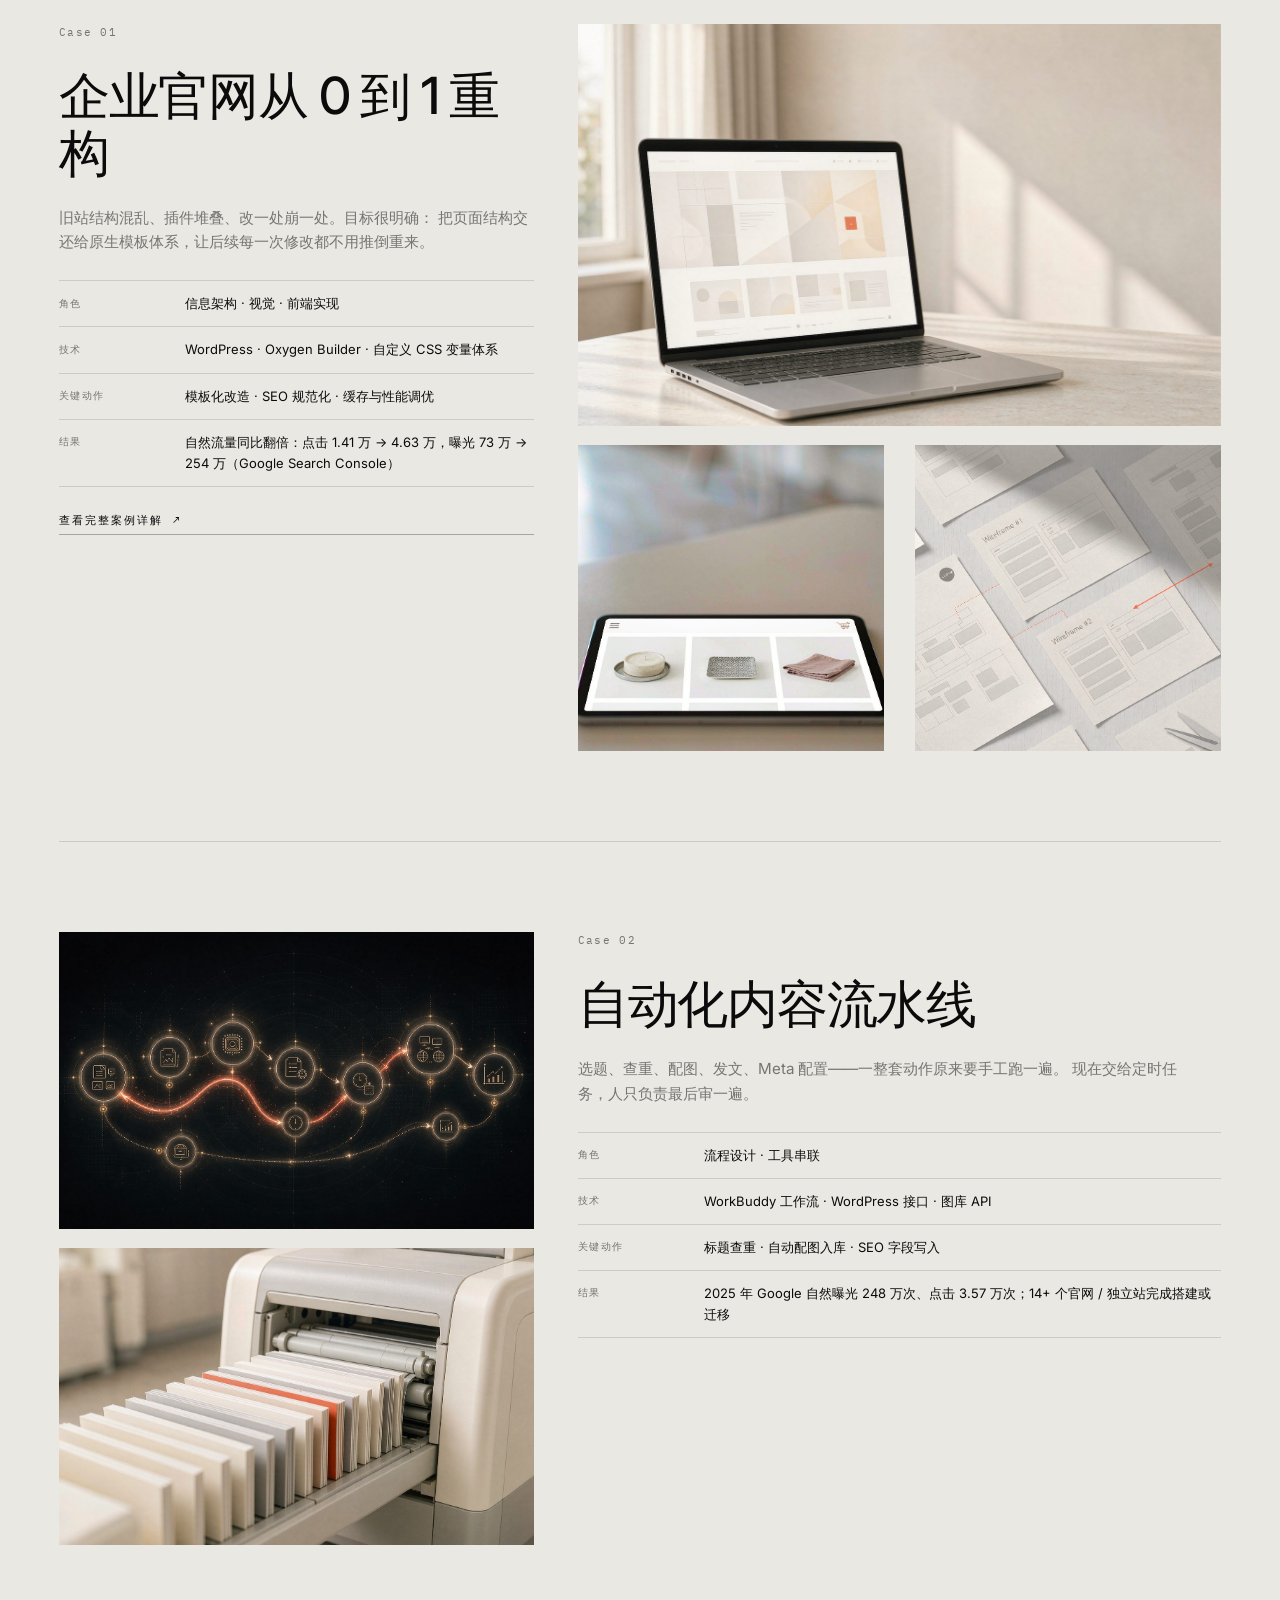
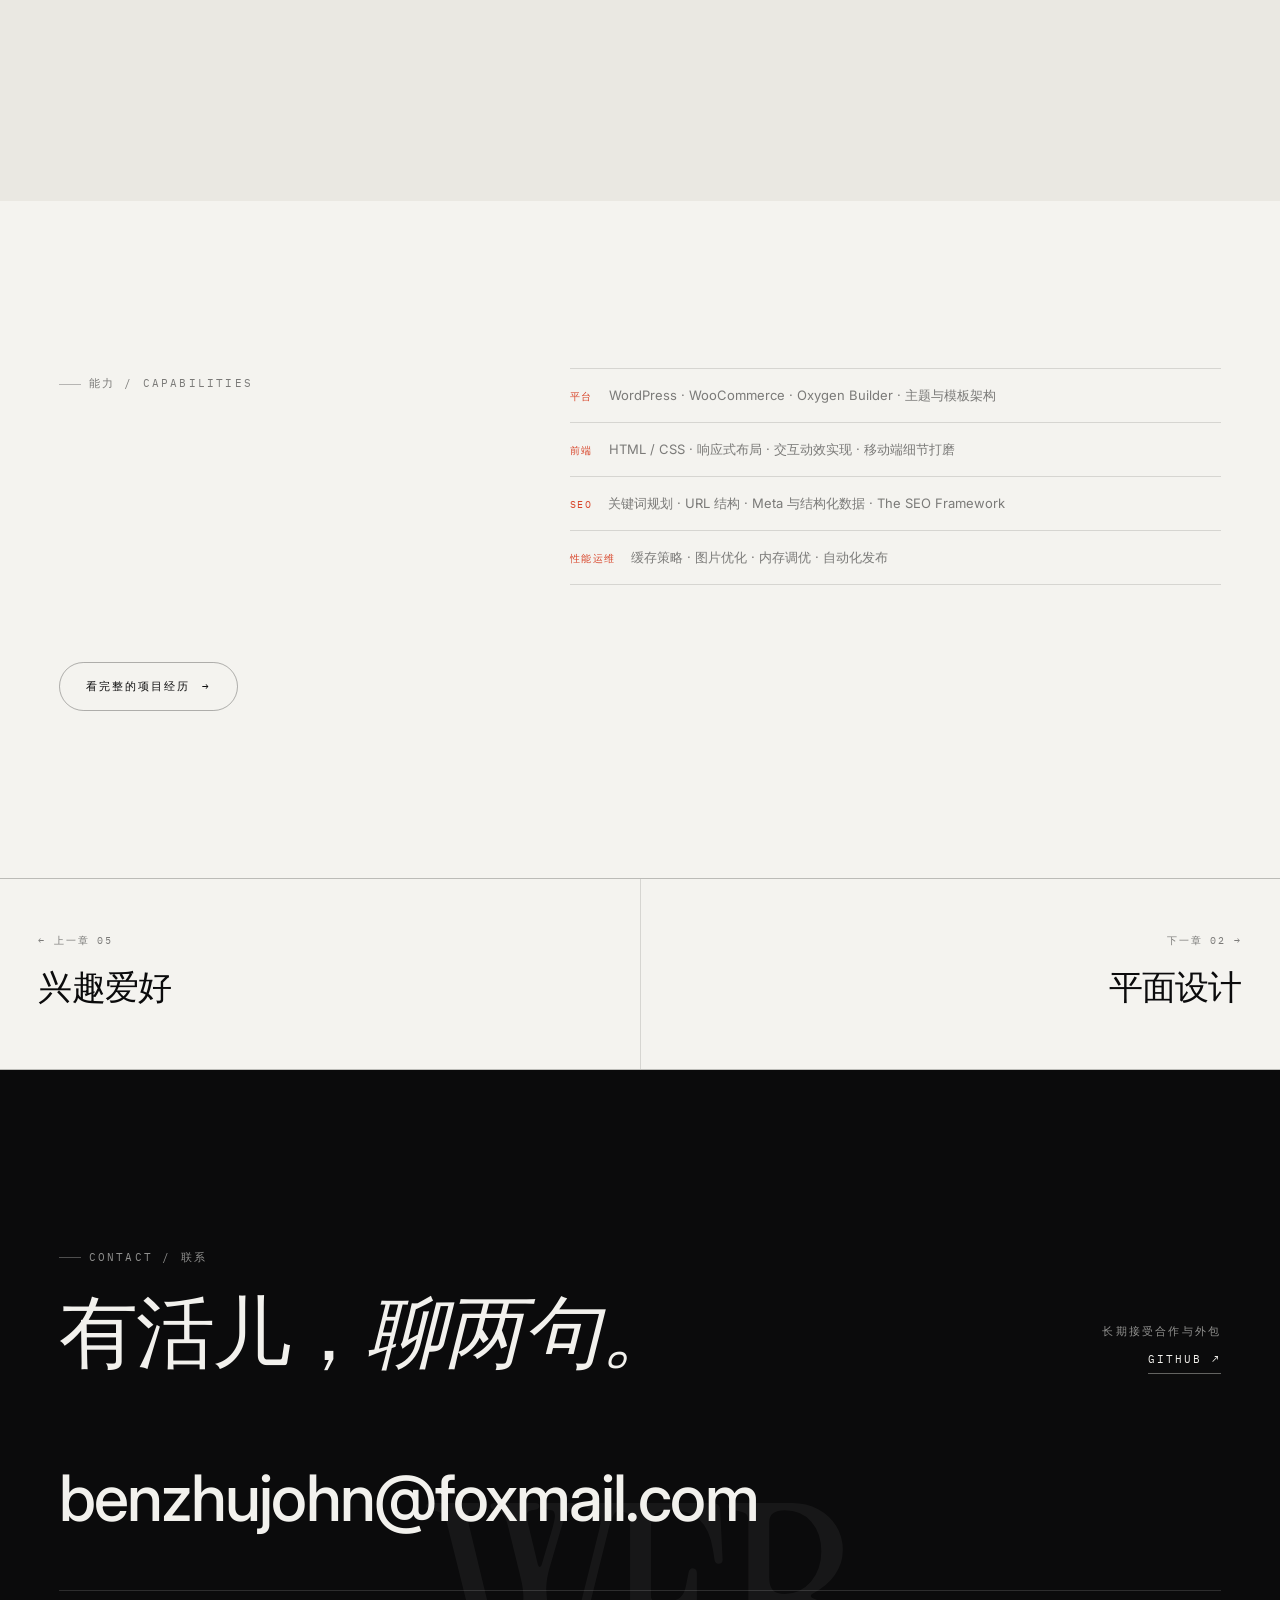
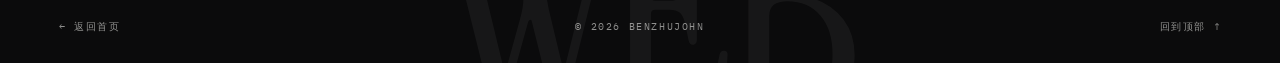
<file: pages/web.html>
<!DOCTYPE html>
<html lang="zh-CN">
<head>
<meta charset="utf-8">
<meta name="viewport" content="width=device-width, initial-scale=1, viewport-fit=cover">
<title>网站建站 · 作品集 | benzhujohn</title>
<meta name="description" content="网站建站作品集：WordPress、Oxygen Builder、WooCommerce 全流程落地，包含企业官网重构、独立站商城、内容站 SEO 规划与自动化发布流程。">
<meta name="theme-color" content="#0B0B0C">
<link rel="icon" href="../assets/img/favicon.ico" sizes="any">
<link rel="icon" type="image/png" sizes="32x32" href="../assets/img/icon-32.png">
<link rel="icon" type="image/png" sizes="16x16" href="../assets/img/icon-16.png">
<link rel="apple-touch-icon" href="../assets/img/apple-touch-icon.png">
<link rel="preconnect" href="https://fonts.googleapis.com">
<link rel="preconnect" href="https://fonts.gstatic.com" crossorigin>
<link rel="stylesheet" media="print" onload="this.media='all'"
      href="https://fonts.googleapis.com/css2?family=Inter:wght@400;500;600&family=Instrument+Serif:ital@0;1&family=IBM+Plex+Mono:wght@400;500&display=swap">
<link rel="stylesheet" href="../assets/css/style.css">
</head>
<body>

<div class="progress"><div class="progress__bar"></div></div>

<header class="nav">
  <div class="nav__inner">
    <a class="nav__brand" href="../index.html" aria-label="回到首页">
      <img class="nav__mark nav__mark--img" src="../assets/img/avatar.png" alt="benzhujohn 头像" width="26" height="26">
      <span>PORTFOLIO<span style="opacity:.45"> / 2026</span></span>
    </a>
    <nav class="nav__links" aria-label="主导航">
      <a class="nav__link" href="../index.html#works">作品板块</a>
      <a class="nav__link" href="../index.html#experience">项目经历</a>
      <a class="nav__link" href="../index.html#about">关于</a>
      <a class="nav__link" href="../index.html#contact">联系</a>
    </nav>
    <button class="nav__toggle" aria-label="打开菜单" aria-expanded="false"><span></span></button>
  </div>
</header>

<div class="menu">
  <nav class="menu__list" aria-label="菜单">
    <a class="menu__item" href="../index.html#works"><i>01</i>作品板块</a>
    <a class="menu__item" href="web.html"><i>02</i>网站建站</a>
    <a class="menu__item" href="graphic.html"><i>03</i>平面设计</a>
    <a class="menu__item" href="ai.html"><i>04</i>AI 应用</a>
    <a class="menu__item" href="three-d.html"><i>05</i>3D 渲染</a>
    <a class="menu__item" href="life.html"><i>06</i>兴趣爱好</a>
    <a class="menu__item" href="experience.html"><i>07</i>项目经历</a>
    <a class="menu__item" href="../index.html#contact"><i>08</i>联系</a>
  </nav>
  <div class="menu__foot">
    <span>基于 GitHub Pages 托管</span>
    <a class="mail-guard" data-mail="YmVuemh1am9obkBmb3htYWlsLmNvbQ==" href="../index.html#contact"><noscript>benzhujohn —at— foxmail —dot— com</noscript></a>
  </div>
</div>

<main>

  <!-- 章节头 -->
  <section class="band band--ink phero ch-web" data-nav="dark">
    <div class="hero__bg" aria-hidden="true">
      <div class="hero__grid-lines"><span></span><span></span><span></span><span></span><span></span><span></span></div>
      <div class="phero__glow"></div>
      <div class="hero__noise"></div>
    </div>
    <div class="wrap" style="position:relative;z-index:2">
      <span class="phero__no reveal">01</span>
      <div class="phero__grid">
        <div class="stack">
          <span class="t-micro reveal">Chapter 01 / Web Development</span>
          <h1 class="t-h1 reveal reveal-d1">网站建站</h1>
          <p class="t-lead reveal reveal-d2" style="color:rgba(242,241,237,.72)">
            以 WordPress 为主力栈，从信息架构、模板体系到 SEO 与性能优化全程落地。
            在受限的服务器环境里也能把站点做得干净、可维护、有秩序。
          </p>
        </div>
        <div class="stack reveal reveal-d3">
          <span class="t-micro t-micro--bare" style="color:var(--muted)">技术栈</span>
          <ul class="phero__badges">
            <li class="chip">WordPress</li>
            <li class="chip">Oxygen Builder</li>
            <li class="chip">WooCommerce</li>
            <li class="chip">The SEO Framework</li>
            <li class="chip">HTML / CSS</li>
          </ul>
        </div>
      </div>
    </div>
  </section>

  <!-- 作品列表 -->
  <section class="band sec" data-nav="light">
    <div class="wrap">
      <div class="shead reveal">
        <div class="shead__row">
          <span class="t-micro">作品 / Works</span>
          <span class="t-micro t-micro--bare" style="color:var(--muted)">6 个项目</span>
        </div>
      </div>

      <div class="filters mt-m">
        <button class="is-active" data-filter="all">全部</button>
        <button data-filter="官网">企业官网</button>
        <button data-filter="电商">独立站电商</button>
        <button data-filter="内容">内容与 SEO</button>
        <button data-filter="自动化">自动化</button>
      </div>

      <div class="grid-3 mt-l">
        <a class="work reveal" href="#" data-cat="官网">
          <div class="tile tile--wide">
            <span class="tile__badge">WordPress</span>
            <img src="../assets/img/web-01.jpg" alt="企业官网重构">
            <span class="tile__cap"><span>企业官网</span><span>2025</span></span>
          </div>
          <div class="work__meta"><h3>企业官网重构</h3><p>Oxygen 模板体系</p></div>
        </a>
        <a class="work reveal reveal-d1" href="#" data-cat="电商">
          <div class="tile tile--wide">
            <span class="tile__badge">WooCommerce</span>
            <img src="../assets/img/web-02.jpg" alt="独立站商城">
            <span class="tile__cap"><span>独立站电商</span><span>2025</span></span>
          </div>
          <div class="work__meta"><h3>独立站商城</h3><p>商品体系 · 转化路径</p></div>
        </a>
        <a class="work reveal reveal-d2" href="#" data-cat="内容">
          <div class="tile tile--wide">
            <span class="tile__badge">SEO</span>
            <img src="../assets/img/web-03.jpg" alt="内容站结构规划">
            <span class="tile__cap"><span>内容站结构</span><span>2026</span></span>
          </div>
          <div class="work__meta"><h3>内容站结构规划</h3><p>关键词 · URL 结构</p></div>
        </a>
        <a class="work reveal" href="#" data-cat="自动化">
          <div class="tile tile--wide">
            <span class="tile__badge">Automation</span>
            <img src="../assets/img/web-04.jpg" alt="自动化发布流程">
            <span class="tile__cap"><span>自动化流程</span><span>2026</span></span>
          </div>
          <div class="work__meta"><h3>自动化发布流程</h3><p>定时任务 · 内容流水线</p></div>
        </a>
        <a class="work reveal reveal-d1" href="#" data-cat="官网">
          <div class="tile tile--wide">
            <span class="tile__badge">Landing</span>
            <img src="../assets/img/exp-01.jpg" alt="活动落地页">
            <span class="tile__cap"><span>活动落地页</span><span>2026</span></span>
          </div>
          <div class="work__meta"><h3>活动落地页</h3><p>英文版 · 表单收集</p></div>
        </a>
        <a class="work reveal reveal-d2" href="#" data-cat="官网 电商">
          <div class="tile tile--wide">
            <span class="tile__badge">Brand</span>
            <img src="../assets/img/works/wweb-03.jpg" alt="品牌形象站">
            <span class="tile__cap"><span>品牌形象站</span><span>2024</span></span>
          </div>
          <div class="work__meta"><h3>品牌形象站</h3><p>视觉一致性</p></div>
        </a>

        <!-- 视频条目：点缩略图直接播放。data-video 换成本地文件路径即可 -->
        <div class="work work--video ch-web reveal" data-cat="官网 内容">
          <button class="tile tile--wide" type="button"
                  data-video="../assets/video/web-scroll.mp4"
                  data-poster="../assets/video/web-scroll.jpg"
                  data-vtitle="页面滚动演示"
                  data-vsub="WordPress · Oxygen · 响应式">
            <span class="tile__badge">视频</span>
            <span class="vdur">00:06</span>
            <span class="vplay" aria-hidden="true"><i></i></span>
            <img src="../assets/video/web-scroll.jpg" alt="页面滚动演示封面">
            <span class="tile__cap"><span>滚动演示</span><span>Responsive</span></span>
          </button>
          <div class="work__meta"><h3>页面滚动演示</h3><p>整站动效 · 响应式</p></div>
        </div>
      </div>

      <div class="vrow mt-m">
        <span>视频条目 <b>点击缩略图即播放</b></span>
        <span>换素材 <b>assets/video/</b></span>
      </div>
    </div>
  </section>

  <!-- 精选案例 -->
  
  <!-- 站点与数据实录（来自 2024–2026 年度总结） -->
  <section class="band sec" data-nav="light">
    <div class="wrap">
      <div class="shead reveal">
        <div class="shead__row">
          <span class="t-micro">站点与数据实录 / Sites &amp; Numbers</span>
          <span class="t-micro t-micro--bare" style="color:var(--muted)">2024–2026 实录 · 点击看大图</span>
        </div>
        <p class="t-body shead__desc">
          14+ 个官网 / 独立站 / 文档站从搭建、迁移到 SEO 收录全流程独立完成——
          主官网、zwayn 国内站、luxwatt 非洲站、伊拉克站、巴基斯坦站、docs 文档站、
          APP 下载体系，以及搜索控制台里那条翻倍的流量曲线。
        </p>
      </div>

      <div class="grid-3 mt-l">
        <a class="work reveal" href="../assets/img/works/wweb-02.jpg" target="_blank" rel="noopener">
          <div class="tile tile--wide">
            <span class="tile__badge">官网</span>
            <img src="../assets/img/works/wweb-02.jpg" alt="Zwayn 官网首屏：ENERGY STORAGE">
            <span class="tile__cap"><span>Zwayn 官网</span><span>首屏</span></span>
          </div>
          <div class="work__meta"><h3>Zwayn 官网 · 首屏</h3><p>Energy Storage · 视觉体系</p></div>
        </a>
        <a class="work reveal reveal-d1" href="../assets/img/works/wweb-03.jpg" target="_blank" rel="noopener">
          <div class="tile tile--wide">
            <span class="tile__badge">官网</span>
            <img src="../assets/img/works/wweb-03.jpg" alt="GenixGreen 主官网横幅：Technology luster life">
            <span class="tile__cap"><span>主官网横幅</span><span>品牌</span></span>
          </div>
          <div class="work__meta"><h3>主官网 · 品牌横幅</h3><p>Technology Luster Life</p></div>
        </a>
        <a class="work reveal reveal-d2" href="../assets/img/works/wweb-06.jpg" target="_blank" rel="noopener">
          <div class="tile tile--wide">
            <span class="tile__badge">翻新</span>
            <img src="../assets/img/works/wweb-06.jpg" alt="Luxwatt 非洲站翻新：LOW VOLTAGE ENERGY STORAGE">
            <span class="tile__cap"><span>Luxwatt</span><span>非洲站</span></span>
          </div>
          <div class="work__meta"><h3>Luxwatt · 非洲站翻新</h3><p>低压储能系列 · 视觉重构</p></div>
        </a>
      </div>

      <div class="grid-3 mt-m">
        <a class="work reveal" href="../assets/img/works/wweb-07.jpg" target="_blank" rel="noopener">
          <div class="tile tile--wide">
            <span class="tile__badge">国内站</span>
            <img src="../assets/img/works/wweb-07.jpg" alt="Zwayn 国内站：好能源·中储能">
            <span class="tile__cap"><span>Zwayn 国内站</span><span>中文</span></span>
          </div>
          <div class="work__meta"><h3>Zwayn 国内站</h3><p>好能源 · 中储能</p></div>
        </a>
        <a class="work reveal reveal-d1" href="../assets/img/works/wweb-04.jpg" target="_blank" rel="noopener">
          <div class="tile tile--wide">
            <span class="tile__badge">版块</span>
            <img src="../assets/img/works/wweb-04.jpg" alt="主官网技术版块页面">
            <span class="tile__cap"><span>技术版块</span><span>内容页</span></span>
          </div>
          <div class="work__meta"><h3>主官网 · 技术版块</h3><p>信息层级 · 组件化布局</p></div>
        </a>
        <a class="work reveal reveal-d2" href="../assets/img/works/wweb-01.jpg" target="_blank" rel="noopener">
          <div class="tile tile--wide">
            <span class="tile__badge">落地页</span>
            <img src="../assets/img/works/wweb-01.jpg" alt="说明书下载落地页：Find your product model manual">
            <span class="tile__cap"><span>说明书下载</span><span>落地页</span></span>
          </div>
          <div class="work__meta"><h3>说明书查询落地页</h3><p>型号检索 · 自助下载</p></div>
        </a>
      </div>

      <div class="grid-2 mt-m">
        <a class="work reveal" href="../assets/img/works/wweb-08.jpg" target="_blank" rel="noopener">
          <div class="tile tile--wide">
            <span class="tile__badge">APP</span>
            <img src="../assets/img/works/wweb-08.jpg" alt="定制化 APP 下载页：Download your boxt APP">
            <span class="tile__cap"><span>APP 下载页</span><span>双端上架</span></span>
          </div>
          <div class="work__meta"><h3>APP 下载页 · 双端上架</h3><p>备案 · SSL · CDN 全流程独立完成</p></div>
        </a>
        <a class="work reveal reveal-d1" href="../assets/img/works/wweb-10.jpg" target="_blank" rel="noopener">
          <div class="tile tile--wide">
            <span class="tile__badge">数据</span>
            <img src="../assets/img/works/wweb-10.jpg" alt="Google Search Console：2023 自然点击 1.41 万">
            <span class="tile__cap"><span>搜索控制台</span><span>2023 基线</span></span>
          </div>
          <div class="work__meta"><h3>自然流量翻倍（上）</h3><p>2023：点击 1.41 万 · 曝光 73 万</p></div>
        </a>
        <a class="work reveal" href="../assets/img/works/wweb-11.jpg" target="_blank" rel="noopener">
          <div class="tile tile--wide">
            <span class="tile__badge">数据</span>
            <img src="../assets/img/works/wweb-11.jpg" alt="Google Search Console：2024 自然点击 4.63 万，翻倍增长">
            <span class="tile__cap"><span>搜索控制台</span><span>2024 翻倍</span></span>
          </div>
          <div class="work__meta"><h3>自然流量翻倍（下）</h3><p>2024：点击 4.63 万 · 曝光 254 万</p></div>
        </a>
        <a class="work reveal reveal-d1" href="../assets/img/works/wweb-05.jpg" target="_blank" rel="noopener">
          <div class="tile tile--wide">
            <span class="tile__badge">文档站</span>
            <img src="../assets/img/works/wweb-05.jpg" alt="GenixGreen 说明书检索页：Find your product model manual">
            <span class="tile__cap"><span>docs 文档站</span><span>检索体系</span></span>
          </div>
          <div class="work__meta"><h3>docs 文档站</h3><p>datasheet · 手册集中查询</p></div>
        </a>
      </div>
    </div>
  </section>

<section class="band band--deep sec" data-nav="light">
    <div class="wrap">
      <div class="shead reveal">
        <div class="shead__row">
          <span class="t-micro">精选案例 / Case Study</span>
          <span class="t-micro t-micro--bare" style="color:var(--muted)">挑两个讲细一点</span>
        </div>
      </div>

      <article class="case mt-l">
        <div class="case__grid">
          <div class="case__info reveal">
            <span class="t-num">Case 01</span>
            <h2 class="t-h2">企业官网从 0 到 1 重构</h2>
            <p class="t-body">
              旧站结构混乱、插件堆叠、改一处崩一处。目标很明确：
              把页面结构交还给原生模板体系，让后续每一次修改都不用推倒重来。
            </p>
            <div class="case__specs">
              <div><dt>角色</dt><dd>信息架构 · 视觉 · 前端实现</dd></div>
              <div><dt>技术</dt><dd>WordPress · Oxygen Builder · 自定义 CSS 变量体系</dd></div>
              <div><dt>关键动作</dt><dd>模板化改造 · SEO 规范化 · 缓存与性能调优</dd></div>
              <div><dt>结果</dt><dd>自然流量同比翻倍：点击 1.41 万 → 4.63 万，曝光 73 万 → 254 万（Google Search Console）</dd></div>
            </div>
            <a class="link-arrow" href="case/wordpress-oxygen.html">
              查看完整案例详解 <span aria-hidden="true">↗</span>
            </a>
          </div>
          <div class="case__media reveal reveal-d1">
            <div class="tile tile--wide"><img src="../assets/img/web-01.jpg" alt="官网首页设计"></div>
            <div class="case__media--2 grid-2">
              <div class="tile tile--square"><img src="../assets/img/web-02.jpg" alt="栏目页设计"></div>
              <div class="tile tile--square"><img src="../assets/img/web-03.jpg" alt="移动端设计"></div>
            </div>
          </div>
        </div>
      </article>

      <article class="case case--flip">
        <div class="case__grid">
          <div class="case__info reveal">
            <span class="t-num">Case 02</span>
            <h2 class="t-h2">自动化内容流水线</h2>
            <p class="t-body">
              选题、查重、配图、发文、Meta 配置——一整套动作原来要手工跑一遍。
              现在交给定时任务，人只负责最后审一遍。
            </p>
            <div class="case__specs">
              <div><dt>角色</dt><dd>流程设计 · 工具串联</dd></div>
              <div><dt>技术</dt><dd>WorkBuddy 工作流 · WordPress 接口 · 图库 API</dd></div>
              <div><dt>关键动作</dt><dd>标题查重 · 自动配图入库 · SEO 字段写入</dd></div>
              <div><dt>结果</dt><dd>2025 年 Google 自然曝光 248 万次、点击 3.57 万次；14+ 个官网 / 独立站完成搭建或迁移</dd></div>
            </div>
          </div>
          <div class="case__media reveal reveal-d1">
            <div class="tile tile--wide"><img src="../assets/img/web-04.jpg" alt="自动化流程"></div>
            <div class="tile tile--wide"><img src="../assets/img/exp-03.jpg" alt="流程节点"></div>
          </div>
        </div>
      </article>
    </div>
  </section>

  <!-- 能力 -->
  <section class="band sec" data-nav="light">
    <div class="wrap">
      <div class="split">
        <div class="col-a"><span class="t-micro reveal">能力 / Capabilities</span></div>
        <div class="col-b">
          <ul class="caps reveal">
            <li><b>平台</b><span>WordPress · WooCommerce · Oxygen Builder · 主题与模板架构</span></li>
            <li><b>前端</b><span>HTML / CSS · 响应式布局 · 交互动效实现 · 移动端细节打磨</span></li>
            <li><b>SEO</b><span>关键词规划 · URL 结构 · Meta 与结构化数据 · The SEO Framework</span></li>
            <li><b>性能运维</b><span>缓存策略 · 图片优化 · 内存调优 · 自动化发布</span></li>
          </ul>
        </div>
      </div>
      <div class="mt-l reveal"><a class="btn" href="experience.html"><span>看完整的项目经历</span><i aria-hidden="true">→</i></a></div>
    </div>
  </section>

  <!-- 上下章 -->
  <nav class="band navnext" aria-label="章节导航">
    <a href="life.html" style="--row-accent:var(--ch-life)">
      <span class="dir">← 上一章 05</span>
      <span class="name">兴趣爱好</span>
    </a>
    <a class="align-end" href="graphic.html" style="--row-accent:var(--ch-graphic)">
      <span class="dir">下一章 02 →</span>
      <span class="name">平面设计</span>
    </a>
  </nav>

</main>

<footer class="band band--ink foot" data-nav="dark">
  <div class="wrap">
    <div class="foot__cta">
      <div class="stack">
        <span class="t-micro">Contact / 联系</span>
        <h2 class="t-h1">有活儿，<em class="t-italic">聊两句。</em></h2>
      </div>
      <div class="stack-s" style="justify-items:end;text-align:right">
        <span class="t-micro t-micro--bare" style="color:var(--muted)">长期接受合作与外包</span>
        <a class="link-arrow" href="https://github.com/benzhujohn">GitHub <span aria-hidden="true">↗</span></a>
      </div>
    </div>

    <div class="foot__mailrow foot__contacts">
      <a class="foot__mail mail-guard" href="../index.html#contact" data-mail="YmVuemh1am9obkBmb3htYWlsLmNvbQ==" aria-label="发送邮件"><noscript>benzhujohn —at— foxmail —dot— com</noscript></a>
    </div>

    <div class="foot__bottom">
      <a href="../index.html">← 返回首页</a>
      <span>© <span data-year>2026</span> benzhujohn</span>
      <a href="#">回到顶部 ↑</a>
    </div>
  </div>
  <span class="foot__pagename" aria-hidden="true">WEB</span>
</footer>

<script src="../assets/js/main.js"></script>
</body>
</html>
</file>
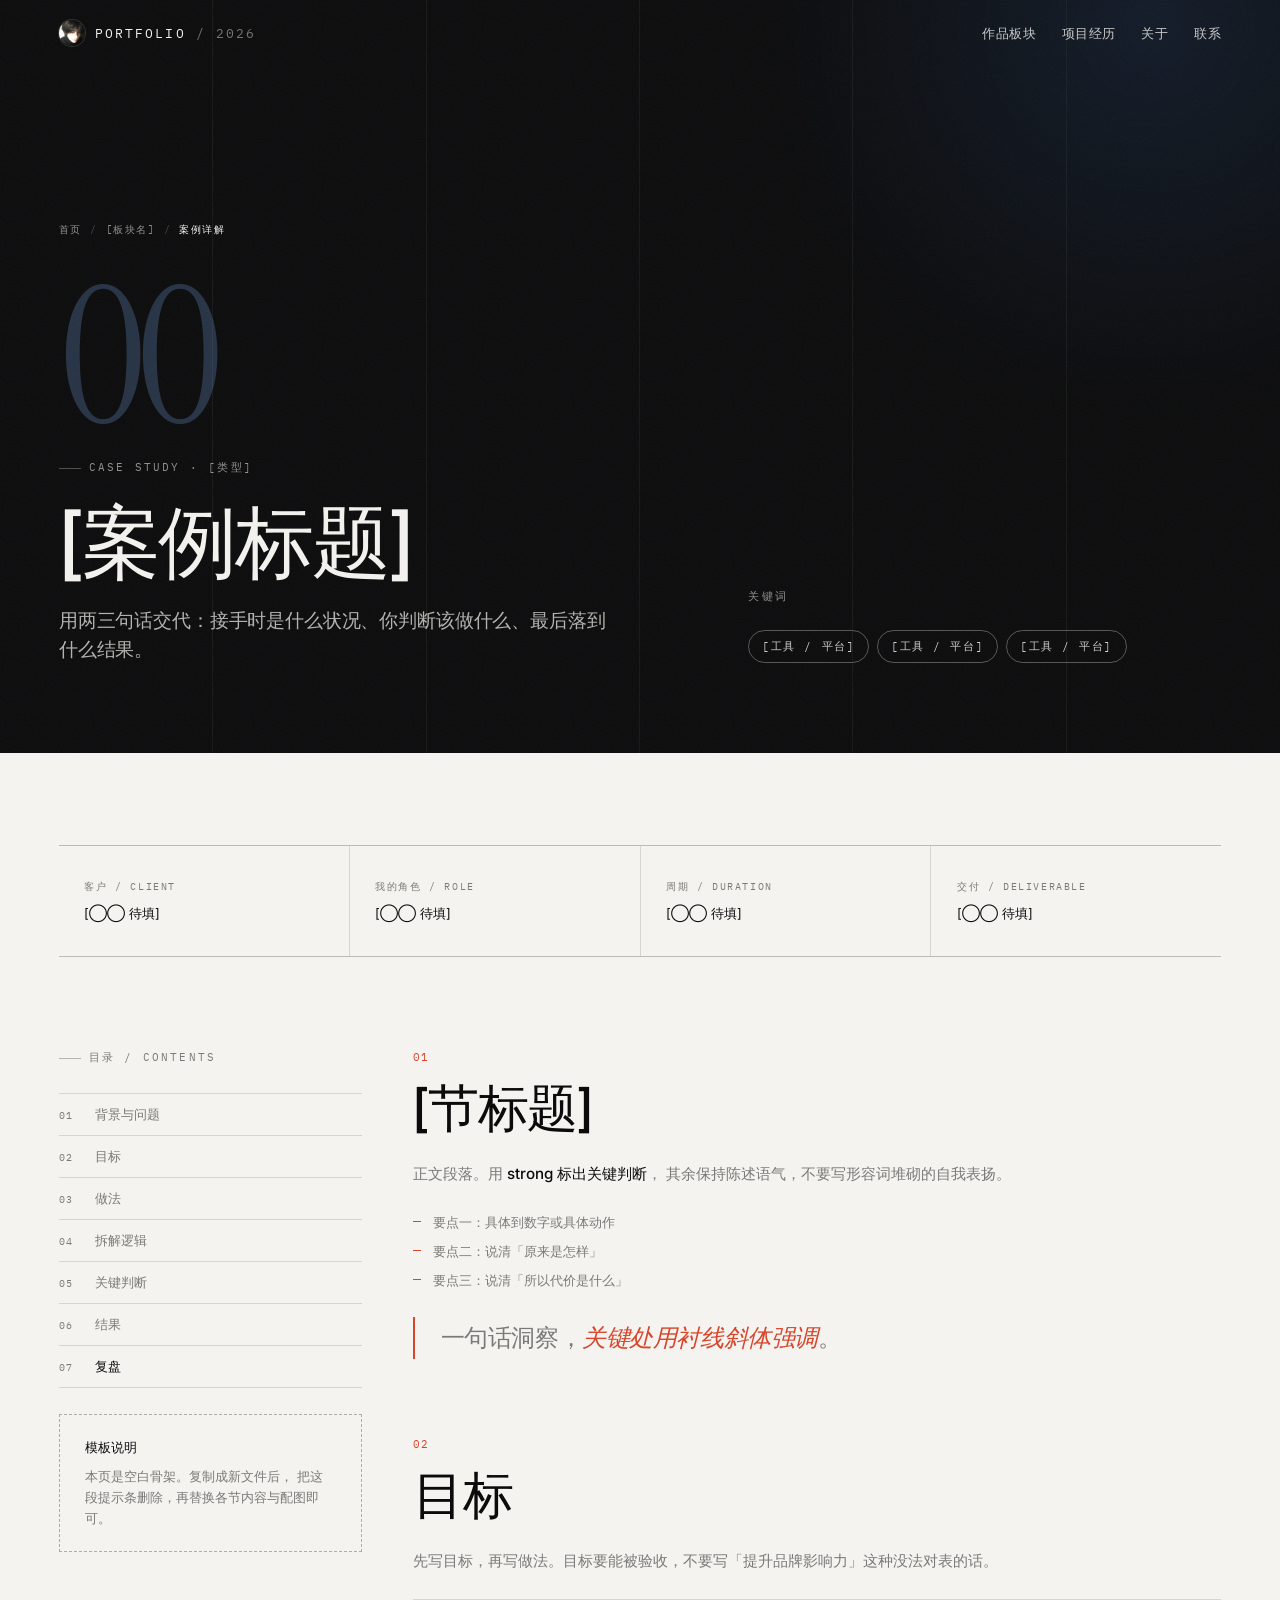
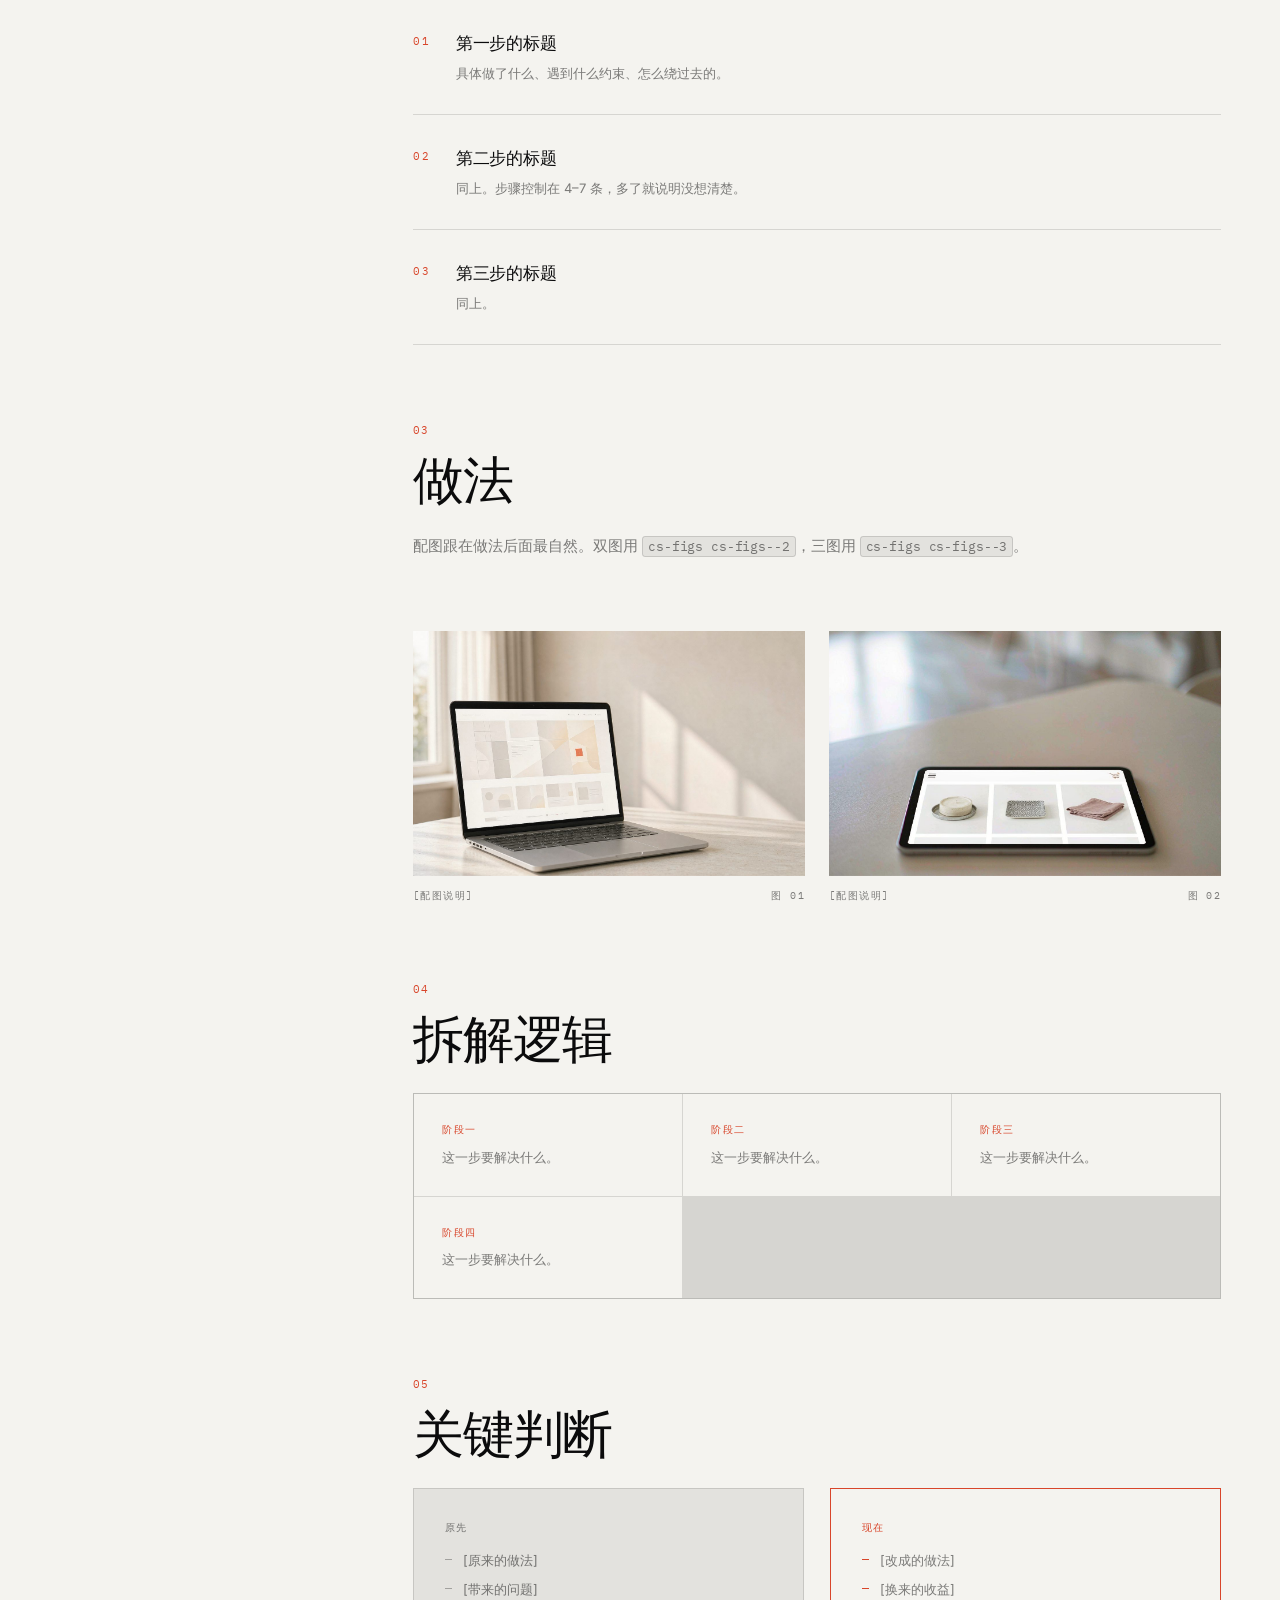
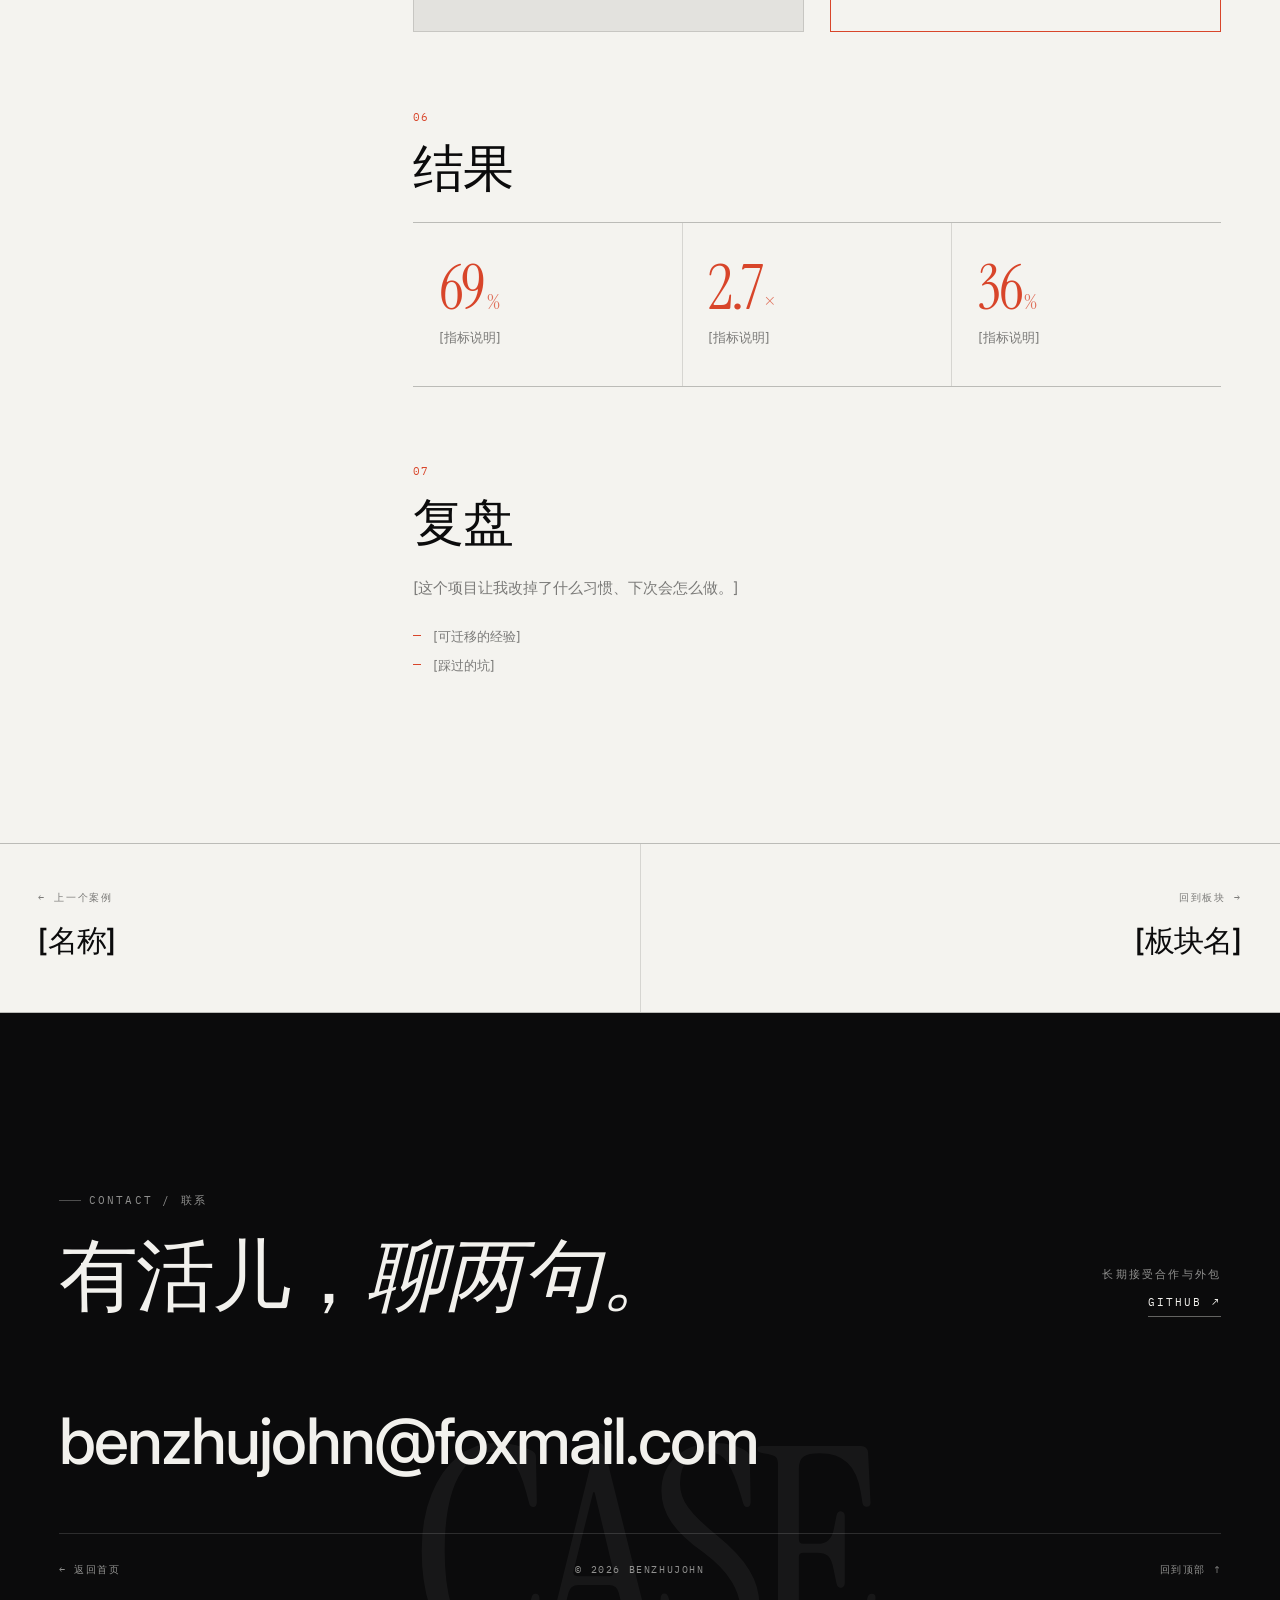
<file: pages/case/_TEMPLATE.html>
<!DOCTYPE html>
<html lang="zh-CN">
<head>
<meta charset="utf-8">
<meta name="viewport" content="width=device-width, initial-scale=1, viewport-fit=cover">
<!-- 这是「案例详解页」的空白模板，不要直接对外开放。
     · noindex 已加，搜索引擎不会收录
     · 新建案例：复制本文件 → 改名（英文 kebab-case）→ 替换 ◯◯ 与配图
     · 目录里的 <a href="#s1"> 要和下面 <article id="s1"> 一一对应 -->
<title>[案例标题] | benzhujohn</title>
<meta name="robots" content="noindex, nofollow">
<meta name="description" content="[一句话说清这个案例做了什么、结果如何。]">
<meta name="theme-color" content="#0B0B0C">
<link rel="icon" href="../../assets/img/favicon.ico" sizes="any">
<link rel="icon" type="image/png" sizes="32x32" href="../../assets/img/icon-32.png">
<link rel="icon" type="image/png" sizes="16x16" href="../../assets/img/icon-16.png">
<link rel="apple-touch-icon" href="../../assets/img/apple-touch-icon.png">
<link rel="preconnect" href="https://fonts.googleapis.com">
<link rel="preconnect" href="https://fonts.gstatic.com" crossorigin>
<link rel="stylesheet" media="print" onload="this.media='all'"
      href="https://fonts.googleapis.com/css2?family=Inter:wght@400;500;600&family=Instrument+Serif:ital@0;1&family=IBM+Plex+Mono:wght@400;500&display=swap">
<link rel="stylesheet" href="../../assets/css/style.css">
</head>
<body>

<div class="progress"><div class="progress__bar"></div></div>

<header class="nav">
  <div class="nav__inner">
    <a class="nav__brand" href="../../index.html" aria-label="回到首页">
      <img class="nav__mark nav__mark--img" src="../../assets/img/avatar.png" alt="benzhujohn 头像" width="26" height="26">
      <span>PORTFOLIO<span style="opacity:.45"> / 2026</span></span>
    </a>
    <nav class="nav__links" aria-label="主导航">
      <a class="nav__link" href="../../index.html#works">作品板块</a>
      <a class="nav__link" href="../../index.html#experience">项目经历</a>
      <a class="nav__link" href="../../index.html#about">关于</a>
      <a class="nav__link" href="../../index.html#contact">联系</a>
    </nav>
    <button class="nav__toggle" aria-label="打开菜单" aria-expanded="false"><span></span></button>
  </div>
</header>

<div class="menu">
  <nav class="menu__list" aria-label="菜单">
    <a class="menu__item" href="../../index.html#works"><i>01</i>作品板块</a>
    <a class="menu__item" href="../web.html"><i>02</i>网站建站</a>
    <a class="menu__item" href="../graphic.html"><i>03</i>平面设计</a>
    <a class="menu__item" href="../ai.html"><i>04</i>AI 应用</a>
    <a class="menu__item" href="../three-d.html"><i>05</i>3D 渲染</a>
    <a class="menu__item" href="../life.html"><i>06</i>兴趣爱好</a>
    <a class="menu__item" href="../experience.html"><i>07</i>项目经历</a>
    <a class="menu__item" href="../../index.html#contact"><i>08</i>联系</a>
  </nav>
  <div class="menu__foot">
    <span>基于 GitHub Pages 托管</span>
    <a class="mail-guard" data-mail="YmVuemh1am9obkBmb3htYWlsLmNvbQ==" href="../../index.html#contact"><noscript>benzhujohn —at— foxmail —dot— com</noscript></a>
  </div>
</div>

<main>

  <!-- ===== 1. 封面
       换章节色：ch-web / ch-graphic / ch-ai / ch-d3 / ch-life
       面包屑第二项指向所属板块页 ===== -->
  <section class="band band--ink phero ch-web" data-nav="dark">
    <div class="hero__bg" aria-hidden="true">
      <div class="hero__grid-lines"><span></span><span></span><span></span><span></span><span></span><span></span></div>
      <div class="phero__glow"></div>
      <div class="hero__noise"></div>
    </div>
    <div class="wrap" style="position:relative;z-index:2">
      <nav class="crumb reveal" aria-label="面包屑">
        <a href="../../index.html">首页</a>
        <span aria-hidden="true">/</span>
        <a href="../web.html">[板块名]</a>
        <span aria-hidden="true">/</span>
        <span aria-current="page">案例详解</span>
      </nav>
      <span class="phero__no reveal" style="margin-top:.2em">00</span>
      <div class="phero__grid">
        <div class="stack">
          <span class="t-micro reveal">Case Study · [类型]</span>
          <h1 class="t-h1 reveal reveal-d1">[案例标题]</h1>
          <p class="t-lead reveal reveal-d2" style="color:rgba(242,241,237,.72)">
            用两三句话交代：接手时是什么状况、你判断该做什么、最后落到什么结果。
          </p>
        </div>
        <div class="stack reveal reveal-d3">
          <span class="t-micro t-micro--bare" style="color:var(--muted)">关键词</span>
          <ul class="phero__badges">
            <li class="chip">[工具 / 平台]</li>
            <li class="chip">[工具 / 平台]</li>
            <li class="chip">[工具 / 平台]</li>
          </ul>
        </div>
      </div>
    </div>
  </section>

  <!-- ===== 2. 项目概览（四格） ===== -->
  <section class="band" style="padding-block:clamp(40px,6vw,88px)" data-nav="light">
    <div class="wrap">
      <dl class="cfacts reveal">
        <div><dt>客户 / Client</dt><dd>[◯◯ 待填]</dd></div>
        <div><dt>我的角色 / Role</dt><dd>[◯◯ 待填]</dd></div>
        <div><dt>周期 / Duration</dt><dd>[◯◯ 待填]</dd></div>
        <div><dt>交付 / Deliverable</dt><dd>[◯◯ 待填]</dd></div>
      </dl>
    </div>
  </section>

  <!-- ===== 3. 正文：左目录 + 右内容 ===== -->
  <section class="band sec" style="padding-top:0" data-nav="light">
    <div class="wrap">
      <div class="cbody">

        <aside class="cbody__side reveal">
          <span class="t-micro">目录 / Contents</span>
          <nav class="ctoc" aria-label="本页目录">
            <a href="#s1"><i>01</i><span>背景与问题</span></a>
            <a href="#s2"><i>02</i><span>目标</span></a>
            <a href="#s3"><i>03</i><span>做法</span></a>
            <a href="#s4"><i>04</i><span>拆解逻辑</span></a>
            <a href="#s5"><i>05</i><span>关键判断</span></a>
            <a href="#s6"><i>06</i><span>结果</span></a>
            <a href="#s7"><i>07</i><span>复盘</span></a>
          </nav>
          <!-- 正式启用这个案例页时，把下面这块提示条整段删掉 -->
          <div class="tplbar">
            <b>模板说明</b>
            <span>本页是空白骨架。复制成新文件后，
                  把这段提示条删除，再替换各节内容与配图即可。</span>
          </div>
        </aside>

        <div class="cmain">

          <!-- ---- 段落 + 列表 + 旁注 ---- -->
          <article class="cs-sec reveal" id="s1">
            <div class="cs-sec__head">
              <span class="t-num">01</span>
              <h2>[节标题]</h2>
            </div>
            <p>
              正文段落。用 <strong>strong 标出关键判断</strong>，
              其余保持陈述语气，不要写形容词堆砌的自我表扬。
            </p>
            <ul class="bullets">
              <li>要点一：具体到数字或具体动作</li>
              <li>要点二：说清「原来是怎样」</li>
              <li>要点三：说清「所以代价是什么」</li>
            </ul>
            <!-- 旁注：整节只放一句，用来点出这一节真正的洞察 -->
            <p class="cs-note">
              一句话洞察，<em>关键处用衬线斜体强调</em>。
            </p>
          </article>

          <!-- ---- 编号步骤（适合「我做了什么」） ---- -->
          <article class="cs-sec reveal" id="s2">
            <div class="cs-sec__head">
              <span class="t-num">02</span>
              <h2>目标</h2>
            </div>
            <p>先写目标，再写做法。目标要能被验收，不要写「提升品牌影响力」这种没法对表的话。</p>
            <ol class="cs-steps">
              <li>
                <div>
                  <b>第一步的标题</b>
                  <span>具体做了什么、遇到什么约束、怎么绕过去的。</span>
                </div>
              </li>
              <li>
                <div>
                  <b>第二步的标题</b>
                  <span>同上。步骤控制在 4–7 条，多了就说明没想清楚。</span>
                </div>
              </li>
              <li>
                <div>
                  <b>第三步的标题</b>
                  <span>同上。</span>
                </div>
              </li>
            </ol>
          </article>

          <!-- ---- 做法 + 图组 ---- -->
          <article class="cs-sec reveal" id="s3">
            <div class="cs-sec__head">
              <span class="t-num">03</span>
              <h2>做法</h2>
            </div>
            <p>配图跟在做法后面最自然。双图用 <code>cs-figs cs-figs--2</code>，三图用 <code>cs-figs cs-figs--3</code>。</p>
            <div class="cs-figs cs-figs--2 mt-m">
              <figure class="cs-fig">
                <div class="tile tile--wide"><img src="../../assets/img/web-01.jpg" alt="[配图说明]"></div>
                <figcaption><span>[配图说明]</span><span>图 01</span></figcaption>
              </figure>
              <figure class="cs-fig">
                <div class="tile tile--wide"><img src="../../assets/img/web-02.jpg" alt="[配图说明]"></div>
                <figcaption><span>[配图说明]</span><span>图 02</span></figcaption>
              </figure>
            </div>
          </article>

          <!-- ---- 横向流程（适合「拆解逻辑」） ---- -->
          <article class="cs-sec reveal" id="s4">
            <div class="cs-sec__head">
              <span class="t-num">04</span>
              <h2>拆解逻辑</h2>
            </div>
            <div class="cs-flow">
              <div><b>阶段一</b><p>这一步要解决什么。</p></div>
              <div><b>阶段二</b><p>这一步要解决什么。</p></div>
              <div><b>阶段三</b><p>这一步要解决什么。</p></div>
              <div><b>阶段四</b><p>这一步要解决什么。</p></div>
            </div>
          </article>

          <!-- ---- 前后对比 ---- -->
          <article class="cs-sec reveal" id="s5">
            <div class="cs-sec__head">
              <span class="t-num">05</span>
              <h2>关键判断</h2>
            </div>
            <div class="cs-cmp">
              <div class="is-before">
                <dt>原先</dt>
                <ul>
                  <li>[原来的做法]</li>
                  <li>[带来的问题]</li>
                </ul>
              </div>
              <div class="is-after">
                <dt>现在</dt>
                <ul>
                  <li>[改成的做法]</li>
                  <li>[换来的收益]</li>
                </ul>
              </div>
            </div>
          </article>

          <!-- ---- 成果数据：data-count 会从 0 滚到目标值 ---- -->
          <article class="cs-sec reveal" id="s6">
            <div class="cs-sec__head">
              <span class="t-num">06</span>
              <h2>结果</h2>
            </div>
            <div class="cs-res">
              <div><b><span data-count="80" data-dec="0">0</span><i>%</i></b><p>[指标说明]</p></div>
              <div><b><span data-count="3.2" data-dec="1">0</span><i>×</i></b><p>[指标说明]</p></div>
              <div><b><span data-count="42" data-dec="0">0</span><i>%</i></b><p>[指标说明]</p></div>
            </div>
          </article>

          <!-- ---- 复盘 ---- -->
          <article class="cs-sec reveal" id="s7">
            <div class="cs-sec__head">
              <span class="t-num">07</span>
              <h2>复盘</h2>
            </div>
            <p>[这个项目让我改掉了什么习惯、下次会怎么做。]</p>
            <ul class="bullets">
              <li>[可迁移的经验]</li>
              <li>[踩过的坑]</li>
            </ul>
          </article>

          <!-- =========================================================
               可选：在案例里插视频
               把下面整段外面的注释去掉即可。用法与板块页一致。

               本地文件：data-video="../../assets/video/xxx.mp4"
               外部嵌入：data-embed="https://player.bilibili.com/player.html?bvid=..."
                        （B 站 / YouTube / Vimeo 都行，把分享链接里的 embed 地址填进来）
               封面：    data-poster="../../assets/video/xxx.jpg"
               标题/副标题：data-vtitle / data-vsub

          <article class="cs-sec reveal" id="s8">
            <div class="cs-sec__head">
              <span class="t-num">08</span>
              <h2>动态演示</h2>
            </div>
            <div class="cs-figs cs-figs--2">
              <div class="work work--video ch-web">
                <button class="tile tile--wide" type="button"
                        data-video="../../assets/video/web-scroll.mp4"
                        data-poster="../../assets/video/web-scroll.jpg"
                        data-vtitle="页面滚动演示"
                        data-vsub="响应式 · 全站动效">
                  <span class="tile__badge">视频</span>
                  <span class="vdur">00:06</span>
                  <span class="vplay" aria-hidden="true"><i></i></span>
                  <img src="../../assets/video/web-scroll.jpg" alt="页面滚动演示封面">
                  <span class="tile__cap"><span>滚动演示</span><span>Video</span></span>
                </button>
                <div class="work__meta"><h3>页面滚动演示</h3><p>Responsive · Motion</p></div>
              </div>
            </div>
          </article>
          ========================================================= -->

        </div>
      </div>
    </div>
  </section>

  <!-- ===== 4. 案例导航 ===== -->
  <nav class="band cnav" aria-label="案例导航">
    <a href="[上一个案例.html]">
      <span class="dir">← 上一个案例</span>
      <span class="name">[名称]</span>
    </a>
    <a class="align-end" href="../web.html">
      <span class="dir">回到板块 →</span>
      <span class="name">[板块名]</span>
    </a>
  </nav>

</main>

<footer class="band band--ink foot" data-nav="dark">
  <div class="wrap">
    <div class="foot__cta">
      <div class="stack">
        <span class="t-micro">Contact / 联系</span>
        <h2 class="t-h1">有活儿，<em class="t-italic">聊两句。</em></h2>
      </div>
      <div class="stack-s" style="justify-items:end;text-align:right">
        <span class="t-micro t-micro--bare" style="color:var(--muted)">长期接受合作与外包</span>
        <a class="link-arrow" href="https://github.com/benzhujohn">GitHub <span aria-hidden="true">↗</span></a>
      </div>
    </div>

    <div class="foot__mailrow foot__contacts">
      <a class="foot__mail mail-guard" href="../../index.html#contact" data-mail="YmVuemh1am9obkBmb3htYWlsLmNvbQ==" aria-label="发送邮件"><noscript>benzhujohn —at— foxmail —dot— com</noscript></a>
    </div>

    <div class="foot__bottom">
      <a href="../../index.html">← 返回首页</a>
      <span>© <span data-year>2026</span> benzhujohn</span>
      <a href="#">回到顶部 ↑</a>
    </div>
  </div>
  <span class="foot__pagename" aria-hidden="true">CASE</span>
</footer>

<script src="../../assets/js/main.js"></script>
</body>
</html>
</file>
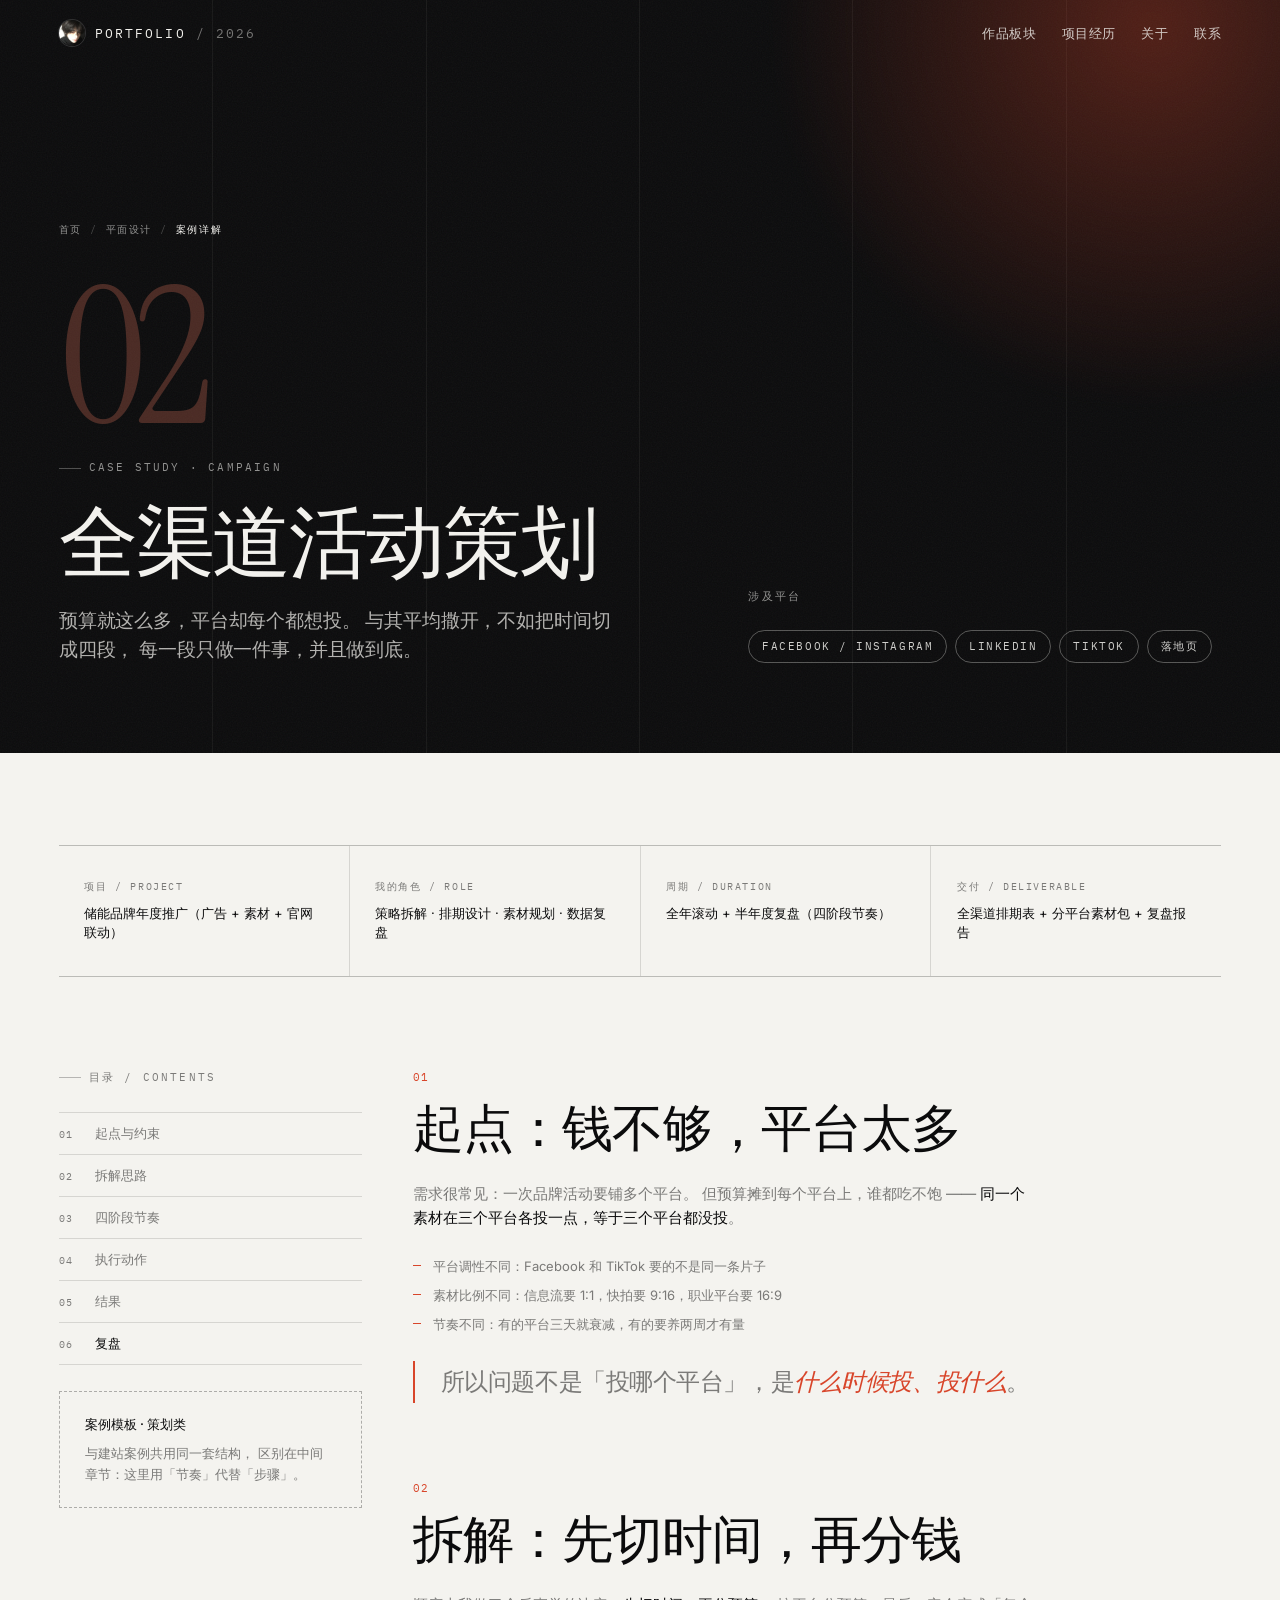
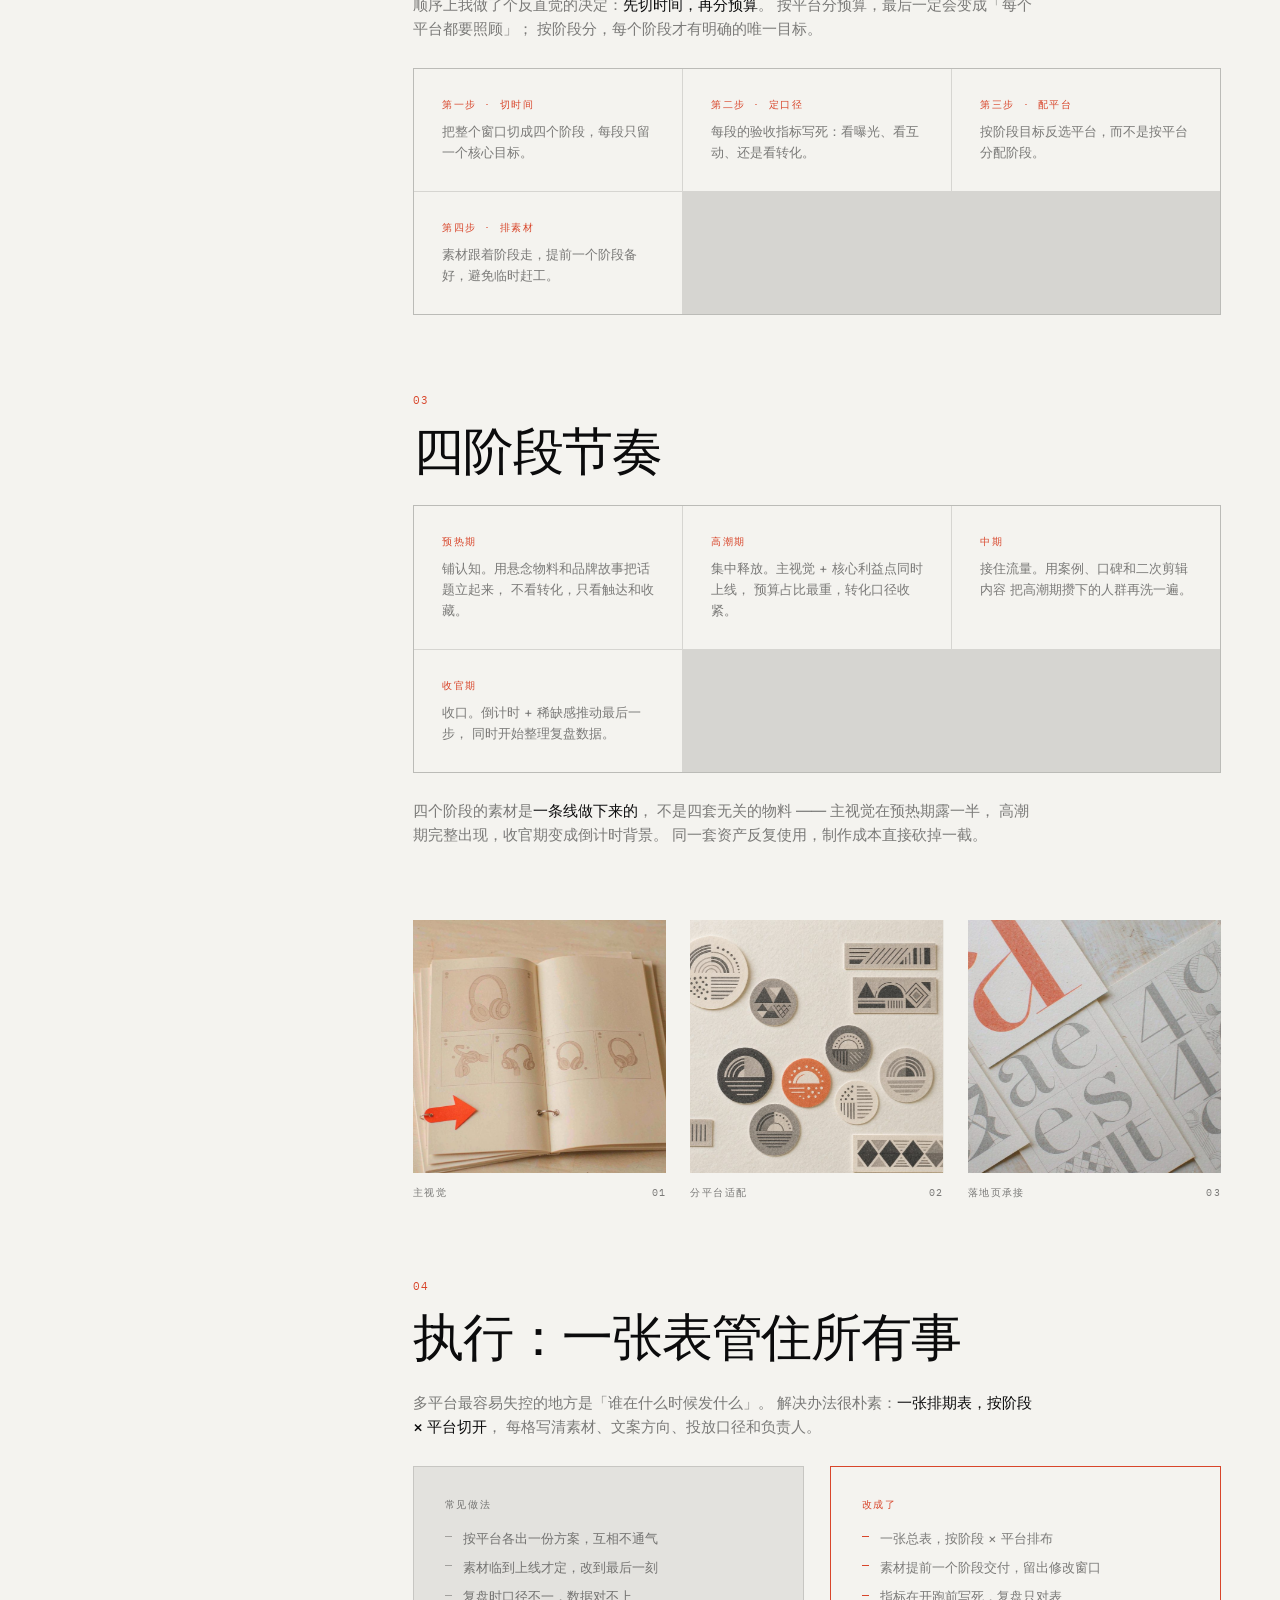
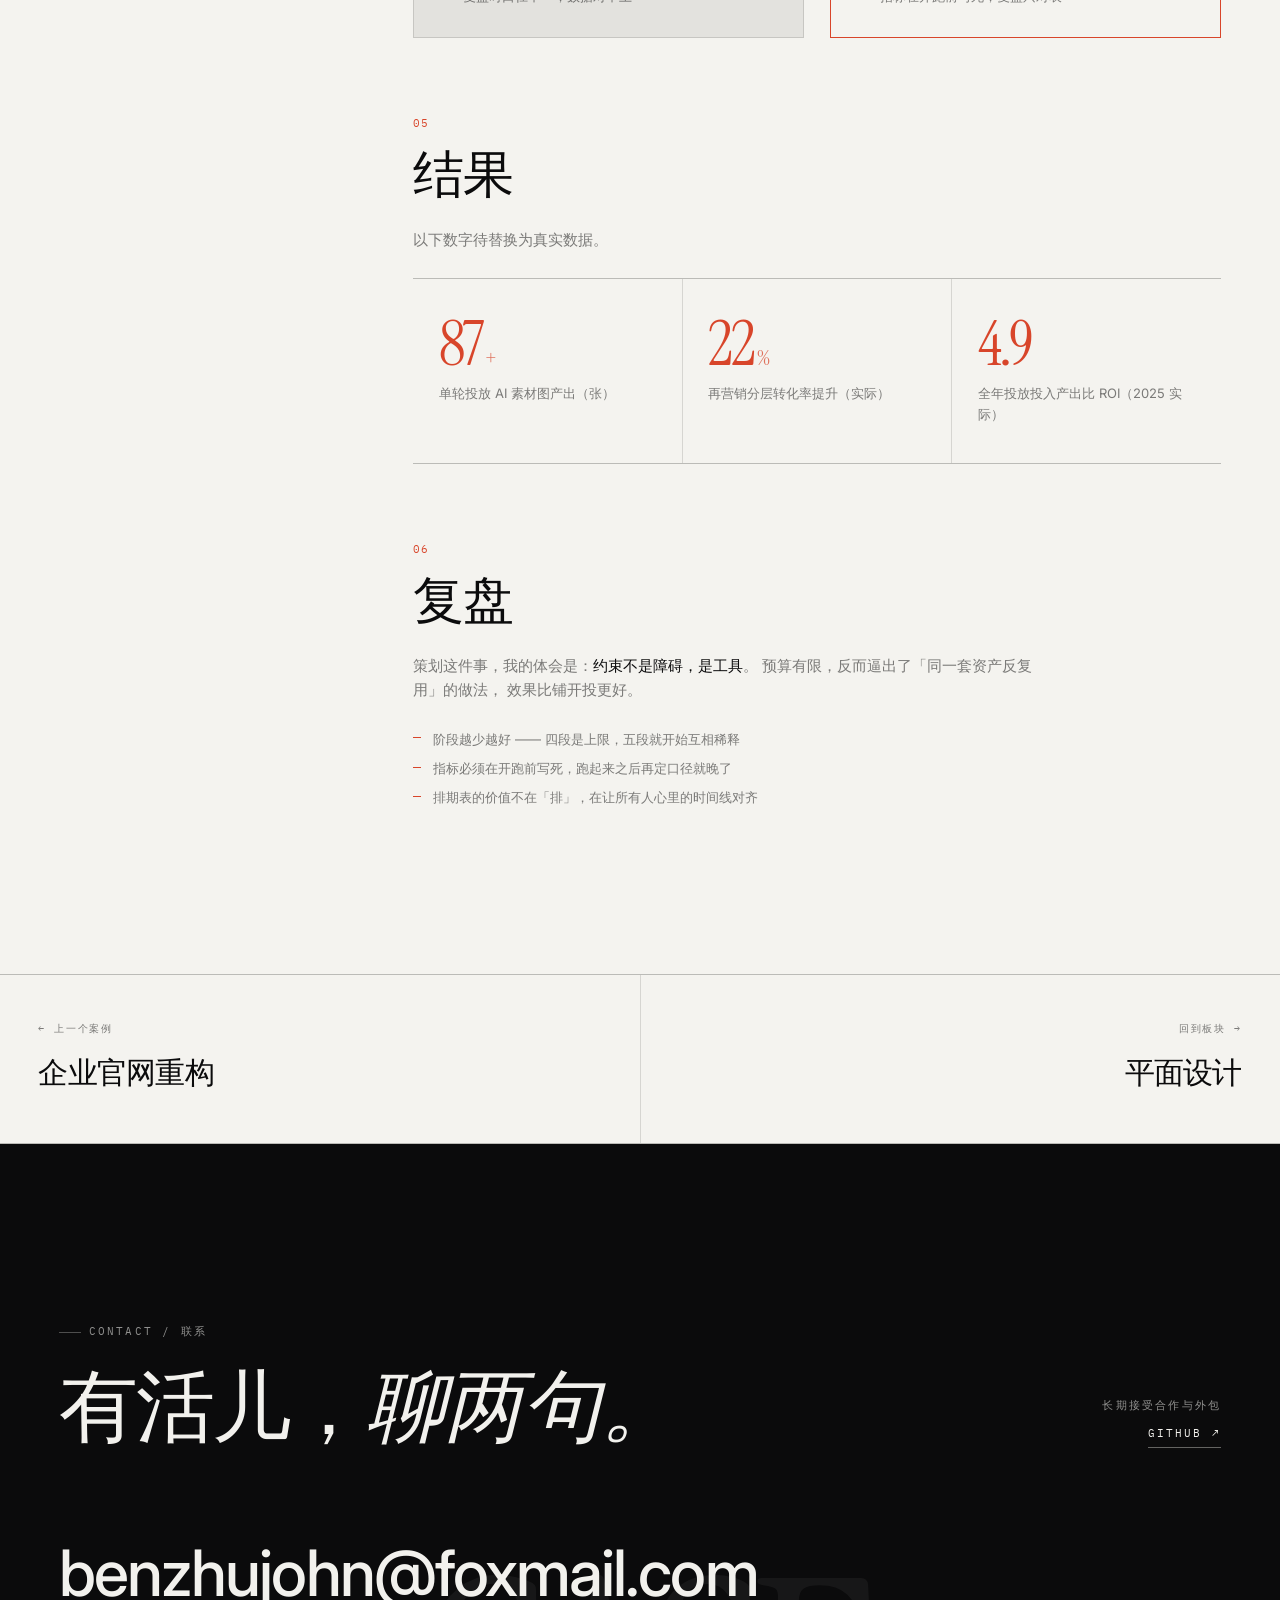
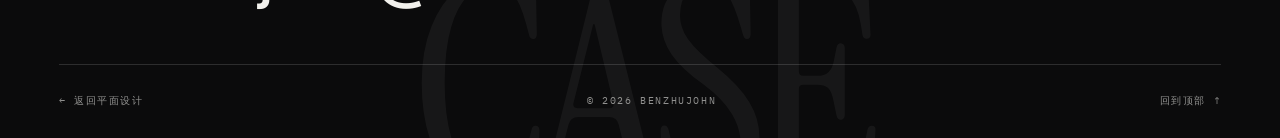
<file: pages/case/campaign-plan.html>
<!DOCTYPE html>
<html lang="zh-CN">
<head>
<meta charset="utf-8">
<meta name="viewport" content="width=device-width, initial-scale=1, viewport-fit=cover">
<title>案例详解 · 全渠道活动策划 | benzhujohn</title>
<meta name="description" content="案例详解：预算有限的情况下，如何把一次品牌活动拆成四个阶段、匹配到三个平台，并用一张排期表把执行、素材和复盘口径全部对齐。">
<meta name="theme-color" content="#0B0B0C">
<link rel="icon" href="../../assets/img/favicon.ico" sizes="any">
<link rel="icon" type="image/png" sizes="32x32" href="../../assets/img/icon-32.png">
<link rel="icon" type="image/png" sizes="16x16" href="../../assets/img/icon-16.png">
<link rel="apple-touch-icon" href="../../assets/img/apple-touch-icon.png">
<link rel="preconnect" href="https://fonts.googleapis.com">
<link rel="preconnect" href="https://fonts.gstatic.com" crossorigin>
<link rel="stylesheet" media="print" onload="this.media='all'"
      href="https://fonts.googleapis.com/css2?family=Inter:wght@400;500;600&family=Instrument+Serif:ital@0;1&family=IBM+Plex+Mono:wght@400;500&display=swap">
<link rel="stylesheet" href="../../assets/css/style.css">
</head>
<body>

<div class="progress"><div class="progress__bar"></div></div>

<header class="nav">
  <div class="nav__inner">
    <a class="nav__brand" href="../../index.html" aria-label="回到首页">
      <img class="nav__mark nav__mark--img" src="../../assets/img/avatar.png" alt="benzhujohn 头像" width="26" height="26">
      <span>PORTFOLIO<span style="opacity:.45"> / 2026</span></span>
    </a>
    <nav class="nav__links" aria-label="主导航">
      <a class="nav__link" href="../../index.html#works">作品板块</a>
      <a class="nav__link" href="../../index.html#experience">项目经历</a>
      <a class="nav__link" href="../../index.html#about">关于</a>
      <a class="nav__link" href="../../index.html#contact">联系</a>
    </nav>
    <button class="nav__toggle" aria-label="打开菜单" aria-expanded="false"><span></span></button>
  </div>
</header>

<div class="menu">
  <nav class="menu__list" aria-label="菜单">
    <a class="menu__item" href="../../index.html#works"><i>01</i>作品板块</a>
    <a class="menu__item" href="../web.html"><i>02</i>网站建站</a>
    <a class="menu__item" href="../graphic.html"><i>03</i>平面设计</a>
    <a class="menu__item" href="../ai.html"><i>04</i>AI 应用</a>
    <a class="menu__item" href="../three-d.html"><i>05</i>3D 渲染</a>
    <a class="menu__item" href="../life.html"><i>06</i>兴趣爱好</a>
    <a class="menu__item" href="../experience.html"><i>07</i>项目经历</a>
    <a class="menu__item" href="../../index.html#contact"><i>08</i>联系</a>
  </nav>
  <div class="menu__foot">
    <span>基于 GitHub Pages 托管</span>
    <a class="mail-guard" data-mail="YmVuemh1am9obkBmb3htYWlsLmNvbQ==" href="../../index.html#contact"><noscript>benzhujohn —at— foxmail —dot— com</noscript></a>
  </div>
</div>

<main>

  <!-- ===== 案例封面 ===== -->
  <section class="band band--ink phero ch-graphic" data-nav="dark">
    <div class="hero__bg" aria-hidden="true">
      <div class="hero__grid-lines"><span></span><span></span><span></span><span></span><span></span><span></span></div>
      <div class="phero__glow"></div>
      <div class="hero__noise"></div>
    </div>
    <div class="wrap" style="position:relative;z-index:2">
      <nav class="crumb reveal" aria-label="面包屑">
        <a href="../../index.html">首页</a>
        <span aria-hidden="true">/</span>
        <a href="../graphic.html">平面设计</a>
        <span aria-hidden="true">/</span>
        <span aria-current="page">案例详解</span>
      </nav>
      <span class="phero__no reveal" style="margin-top:.2em">02</span>
      <div class="phero__grid">
        <div class="stack">
          <span class="t-micro reveal">Case Study · Campaign</span>
          <h1 class="t-h1 reveal reveal-d1">全渠道活动策划</h1>
          <p class="t-lead reveal reveal-d2" style="color:rgba(242,241,237,.72)">
            预算就这么多，平台却每个都想投。
            与其平均撒开，不如把时间切成四段，
            每一段只做一件事，并且做到底。
          </p>
        </div>
        <div class="stack reveal reveal-d3">
          <span class="t-micro t-micro--bare" style="color:var(--muted)">涉及平台</span>
          <ul class="phero__badges">
            <li class="chip">Facebook / Instagram</li>
            <li class="chip">LinkedIn</li>
            <li class="chip">TikTok</li>
            <li class="chip">落地页</li>
          </ul>
        </div>
      </div>
    </div>
  </section>

  <!-- ===== 项目概览 ===== -->
  <section class="band" style="padding-block:clamp(40px,6vw,88px)" data-nav="light">
    <div class="wrap">
      <dl class="cfacts reveal">
        <div>
          <dt>项目 / Project</dt>
          <dd>储能品牌年度推广（广告 + 素材 + 官网联动）</dd>
        </div>
        <div>
          <dt>我的角色 / Role</dt>
          <dd>策略拆解 · 排期设计 · 素材规划 · 数据复盘</dd>
        </div>
        <div>
          <dt>周期 / Duration</dt>
          <dd>全年滚动 + 半年度复盘（四阶段节奏）</dd>
        </div>
        <div>
          <dt>交付 / Deliverable</dt>
          <dd>全渠道排期表 + 分平台素材包 + 复盘报告</dd>
        </div>
      </dl>
    </div>
  </section>

  <!-- ===== 正文 ===== -->
  <section class="band sec" style="padding-top:0" data-nav="light">
    <div class="wrap">
      <div class="cbody">

        <aside class="cbody__side reveal">
          <span class="t-micro">目录 / Contents</span>
          <nav class="ctoc" aria-label="本页目录">
            <a href="#s1"><i>01</i><span>起点与约束</span></a>
            <a href="#s2"><i>02</i><span>拆解思路</span></a>
            <a href="#s3"><i>03</i><span>四阶段节奏</span></a>
            <a href="#s4"><i>04</i><span>执行动作</span></a>
            <a href="#s5"><i>05</i><span>结果</span></a>
            <a href="#s6"><i>06</i><span>复盘</span></a>
          </nav>
          <div class="tplbar">
            <b>案例模板 · 策划类</b>
            <span>与建站案例共用同一套结构，
                  区别在中间章节：这里用「节奏」代替「步骤」。</span>
          </div>
        </aside>

        <div class="cmain">

          <!-- 01 -->
          <article class="cs-sec reveal" id="s1">
            <div class="cs-sec__head">
              <span class="t-num">01</span>
              <h2>起点：钱不够，平台太多</h2>
            </div>
            <p>
              需求很常见：一次品牌活动要铺多个平台。
              但预算摊到每个平台上，谁都吃不饱 ——
              <strong>同一个素材在三个平台各投一点，等于三个平台都没投</strong>。
            </p>
            <ul class="bullets">
              <li>平台调性不同：Facebook 和 TikTok 要的不是同一条片子</li>
              <li>素材比例不同：信息流要 1:1，快拍要 9:16，职业平台要 16:9</li>
              <li>节奏不同：有的平台三天就衰减，有的要养两周才有量</li>
            </ul>
            <p class="cs-note">
              所以问题不是「投哪个平台」，是<em>什么时候投、投什么</em>。
            </p>
          </article>

          <!-- 02 -->
          <article class="cs-sec reveal" id="s2">
            <div class="cs-sec__head">
              <span class="t-num">02</span>
              <h2>拆解：先切时间，再分钱</h2>
            </div>
            <p>
              顺序上我做了个反直觉的决定：<strong>先切时间，再分预算</strong>。
              按平台分预算，最后一定会变成「每个平台都要照顾」；
              按阶段分，每个阶段才有明确的唯一目标。
            </p>
            <div class="cs-flow">
              <div><b>第一步 · 切时间</b><p>把整个窗口切成四个阶段，每段只留一个核心目标。</p></div>
              <div><b>第二步 · 定口径</b><p>每段的验收指标写死：看曝光、看互动、还是看转化。</p></div>
              <div><b>第三步 · 配平台</b><p>按阶段目标反选平台，而不是按平台分配阶段。</p></div>
              <div><b>第四步 · 排素材</b><p>素材跟着阶段走，提前一个阶段备好，避免临时赶工。</p></div>
            </div>
          </article>

          <!-- 03 -->
          <article class="cs-sec reveal" id="s3">
            <div class="cs-sec__head">
              <span class="t-num">03</span>
              <h2>四阶段节奏</h2>
            </div>
            <div class="cs-flow">
              <div>
                <b>预热期</b>
                <p>铺认知。用悬念物料和品牌故事把话题立起来，
                   不看转化，只看触达和收藏。</p>
              </div>
              <div>
                <b>高潮期</b>
                <p>集中释放。主视觉 + 核心利益点同时上线，
                   预算占比最重，转化口径收紧。</p>
              </div>
              <div>
                <b>中期</b>
                <p>接住流量。用案例、口碑和二次剪辑内容
                   把高潮期攒下的人群再洗一遍。</p>
              </div>
              <div>
                <b>收官期</b>
                <p>收口。倒计时 + 稀缺感推动最后一步，
                   同时开始整理复盘数据。</p>
              </div>
            </div>
            <p>
              四个阶段的素材是<strong>一条线做下来的</strong>，
              不是四套无关的物料 —— 主视觉在预热期露一半，
              高潮期完整出现，收官期变成倒计时背景。
              同一套资产反复使用，制作成本直接砍掉一截。
            </p>
            <div class="cs-figs cs-figs--3 mt-m">
              <figure class="cs-fig">
                <div class="tile tile--square"><img src="../../assets/img/graphic-01.jpg" alt="主视觉"></div>
                <figcaption><span>主视觉</span><span>01</span></figcaption>
              </figure>
              <figure class="cs-fig">
                <div class="tile tile--square"><img src="../../assets/img/graphic-03.jpg" alt="分平台素材"></div>
                <figcaption><span>分平台适配</span><span>02</span></figcaption>
              </figure>
              <figure class="cs-fig">
                <div class="tile tile--square"><img src="../../assets/img/graphic-05.jpg" alt="落地页"></div>
                <figcaption><span>落地页承接</span><span>03</span></figcaption>
              </figure>
            </div>
          </article>

          <!-- 04 -->
          <article class="cs-sec reveal" id="s4">
            <div class="cs-sec__head">
              <span class="t-num">04</span>
              <h2>执行：一张表管住所有事</h2>
            </div>
            <p>
              多平台最容易失控的地方是「谁在什么时候发什么」。
              解决办法很朴素：<strong>一张排期表，按阶段 × 平台切开</strong>，
              每格写清素材、文案方向、投放口径和负责人。
            </p>
            <div class="cs-cmp">
              <div class="is-before">
                <dt>常见做法</dt>
                <ul>
                  <li>按平台各出一份方案，互相不通气</li>
                  <li>素材临到上线才定，改到最后一刻</li>
                  <li>复盘时口径不一，数据对不上</li>
                </ul>
              </div>
              <div class="is-after">
                <dt>改成了</dt>
                <ul>
                  <li>一张总表，按阶段 × 平台排布</li>
                  <li>素材提前一个阶段交付，留出修改窗口</li>
                  <li>指标在开跑前写死，复盘只对表</li>
                </ul>
              </div>
            </div>
          </article>

          <!-- 05 -->
          <article class="cs-sec reveal" id="s5">
            <div class="cs-sec__head">
              <span class="t-num">05</span>
              <h2>结果</h2>
            </div>
            <p>以下数字待替换为真实数据。</p>
            <div class="cs-res">
              <div><b><span data-count="100" data-dec="0">0</span><i>+</i></b><p>单轮投放 AI 素材图产出（张）</p></div>
              <div><b><span data-count="25" data-dec="0">0</span><i>%</i></b><p>再营销分层转化率提升（实际）</p></div>
              <div><b><span data-count="5.7" data-dec="1">0</span></b><p>全年投放投入产出比 ROI（2025 实际）</p></div>
            </div>
          </article>

          <!-- 06 -->
          <article class="cs-sec reveal" id="s6">
            <div class="cs-sec__head">
              <span class="t-num">06</span>
              <h2>复盘</h2>
            </div>
            <p>
              策划这件事，我的体会是：<strong>约束不是障碍，是工具</strong>。
              预算有限，反而逼出了「同一套资产反复用」的做法，
              效果比铺开投更好。
            </p>
            <ul class="bullets">
              <li>阶段越少越好 —— 四段是上限，五段就开始互相稀释</li>
              <li>指标必须在开跑前写死，跑起来之后再定口径就晚了</li>
              <li>排期表的价值不在「排」，在让所有人心里的时间线对齐</li>
            </ul>
          </article>

        </div>
      </div>
    </div>
  </section>

  <!-- ===== 上下篇 ===== -->
  <nav class="band cnav" aria-label="案例导航">
    <a href="wordpress-oxygen.html" style="--row-accent:var(--ch-web)">
      <span class="dir">← 上一个案例</span>
      <span class="name">企业官网重构</span>
    </a>
    <a class="align-end" href="../graphic.html">
      <span class="dir">回到板块 →</span>
      <span class="name">平面设计</span>
    </a>
  </nav>

</main>

<footer class="band band--ink foot" data-nav="dark">
  <div class="wrap">
    <div class="foot__cta">
      <div class="stack">
        <span class="t-micro">Contact / 联系</span>
        <h2 class="t-h1">有活儿，<em class="t-italic">聊两句。</em></h2>
      </div>
      <div class="stack-s" style="justify-items:end;text-align:right">
        <span class="t-micro t-micro--bare" style="color:var(--muted)">长期接受合作与外包</span>
        <a class="link-arrow" href="https://github.com/benzhujohn">GitHub <span aria-hidden="true">↗</span></a>
      </div>
    </div>

    <div class="foot__mailrow foot__contacts">
      <a class="foot__mail mail-guard" href="../../index.html#contact" data-mail="YmVuemh1am9obkBmb3htYWlsLmNvbQ==" aria-label="发送邮件"><noscript>benzhujohn —at— foxmail —dot— com</noscript></a>
    </div>

    <div class="foot__bottom">
      <a href="../graphic.html">← 返回平面设计</a>
      <span>© <span data-year>2026</span> benzhujohn</span>
      <a href="#">回到顶部 ↑</a>
    </div>
  </div>
  <span class="foot__pagename" aria-hidden="true">CASE</span>
</footer>

<script src="../../assets/js/main.js"></script>
</body>
</html>
</file>
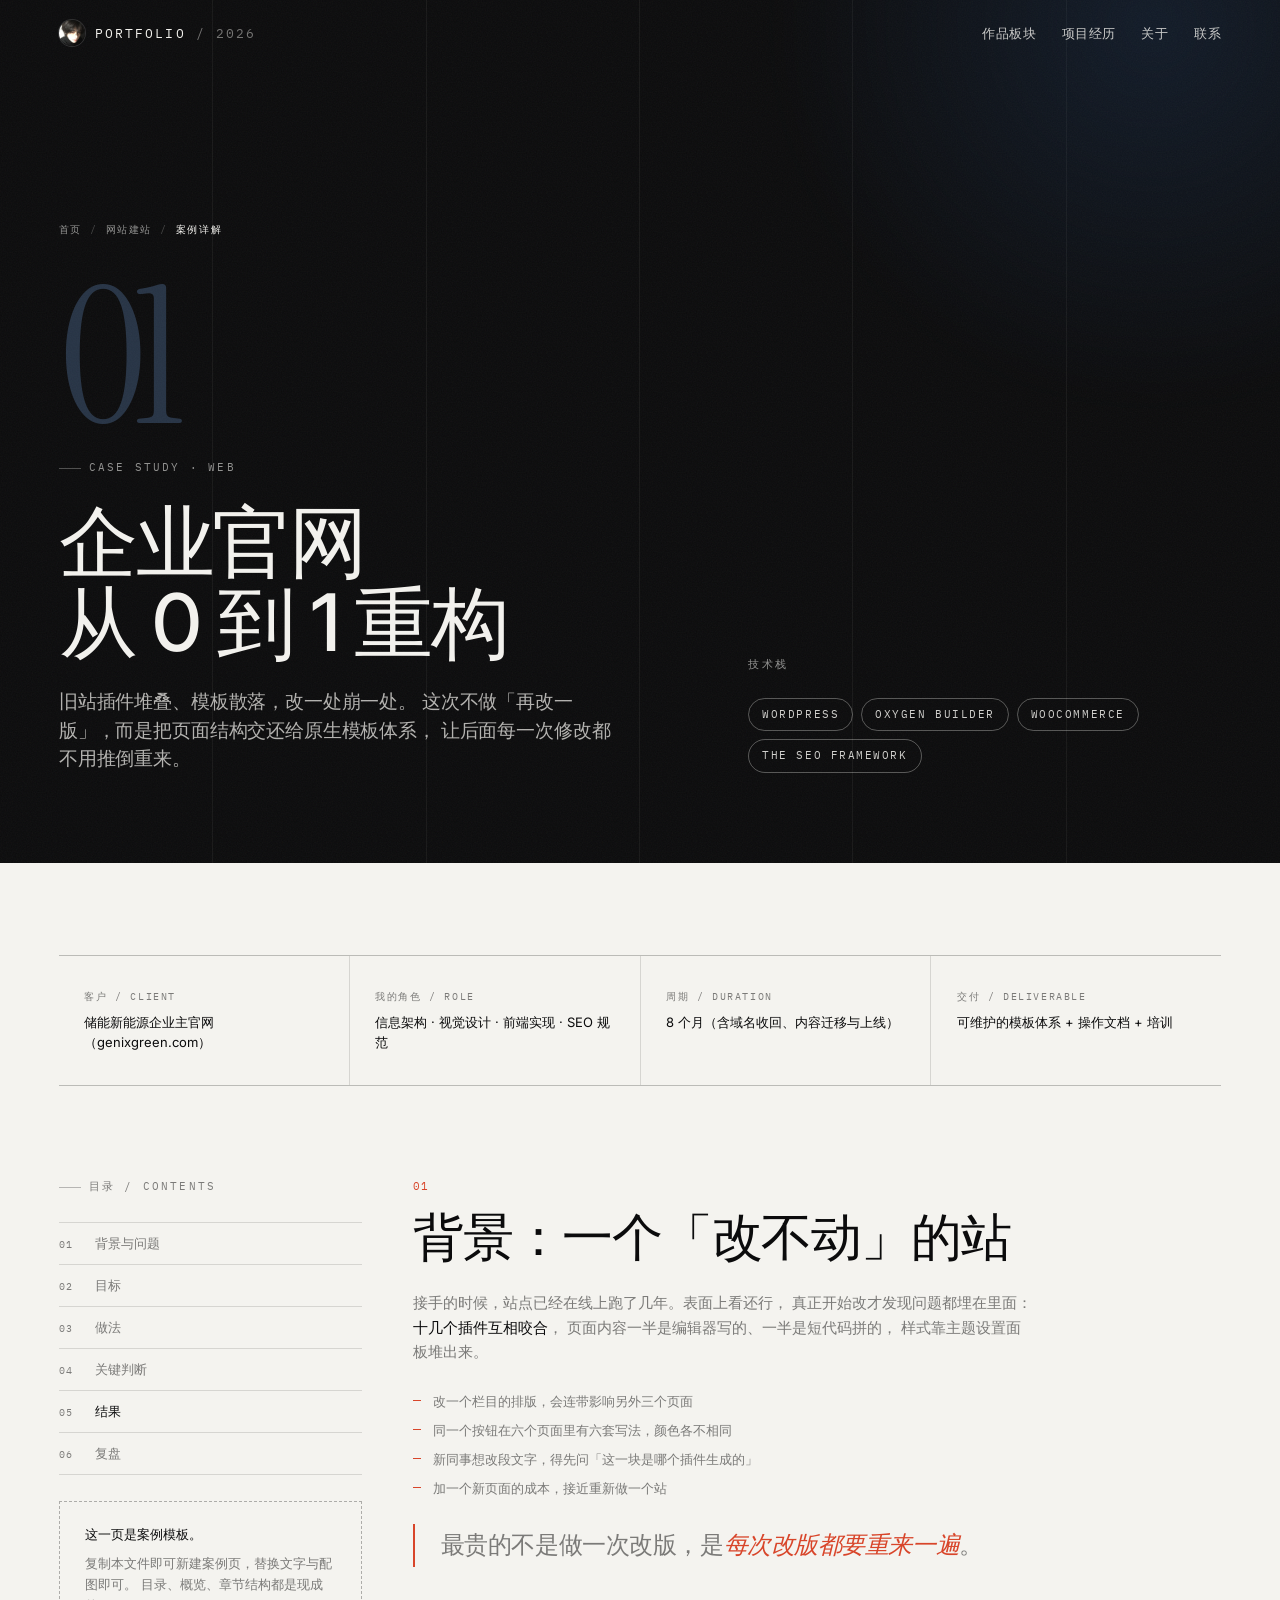
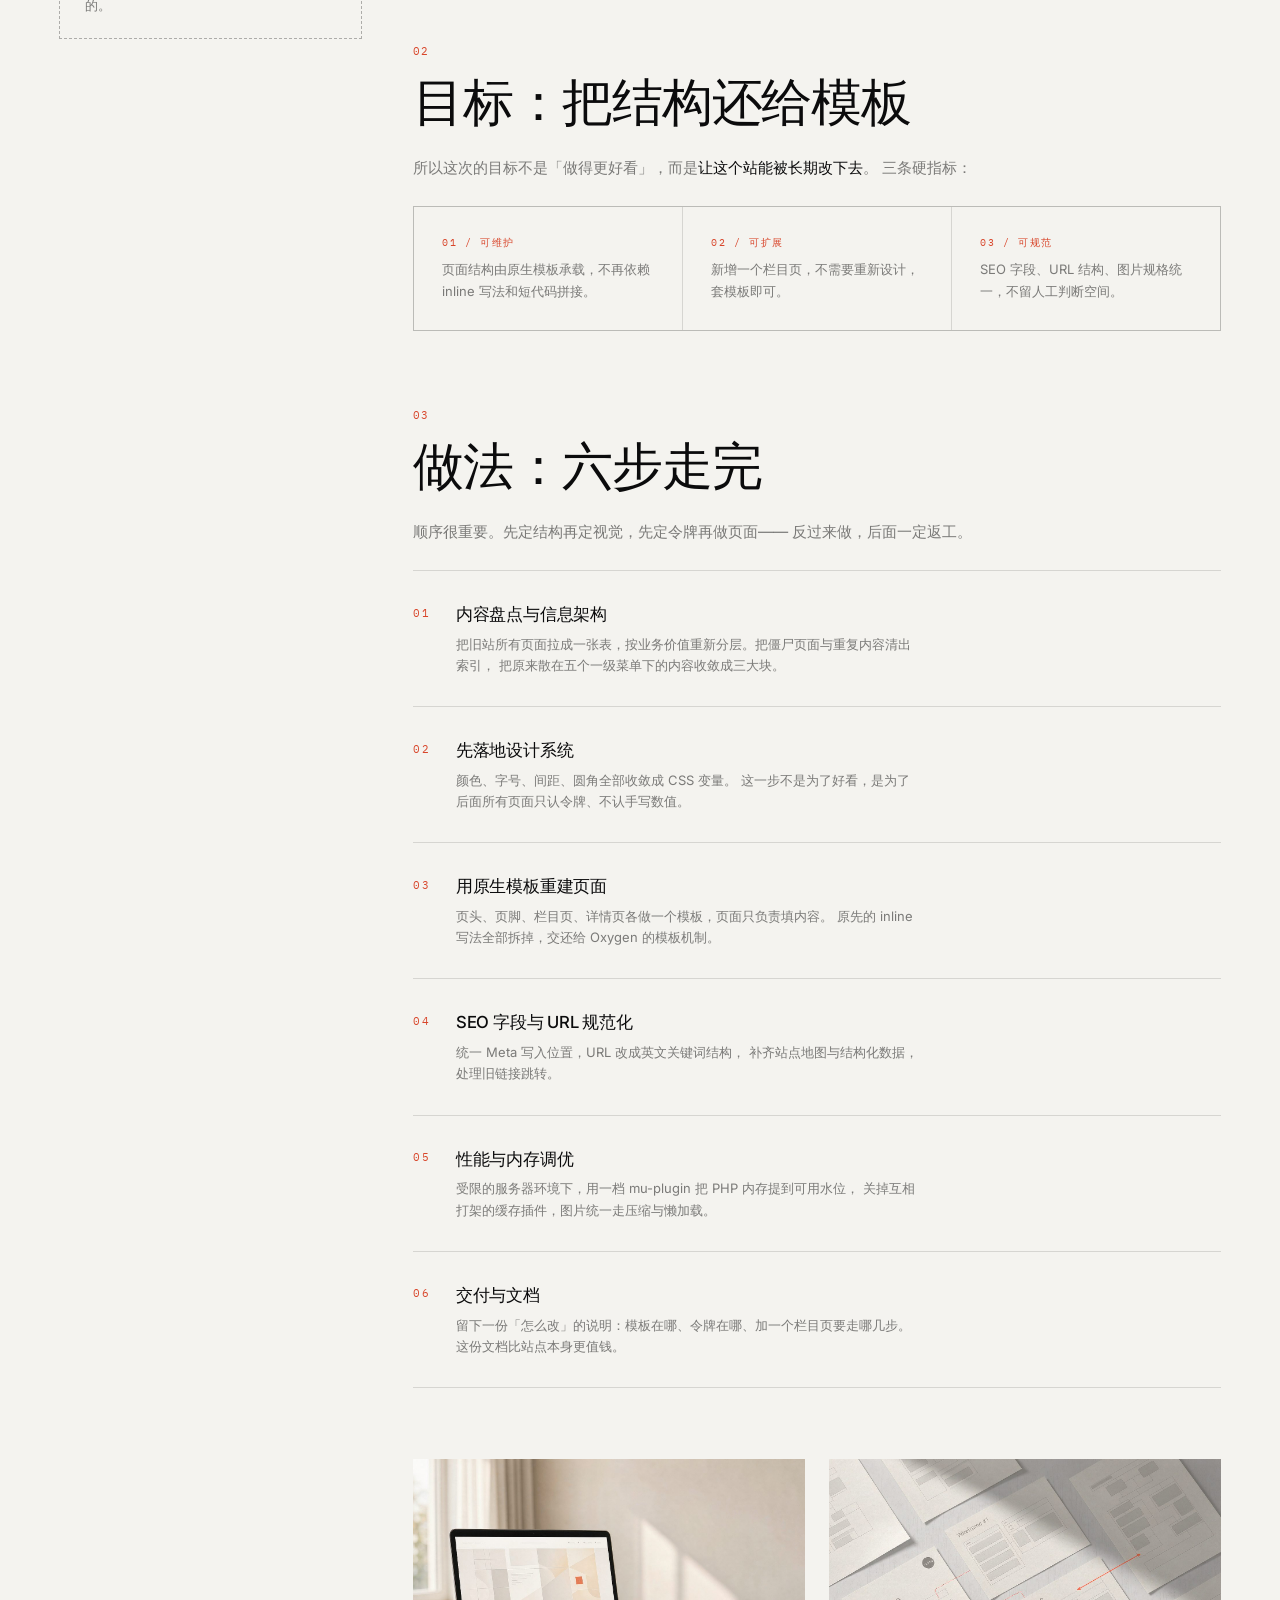
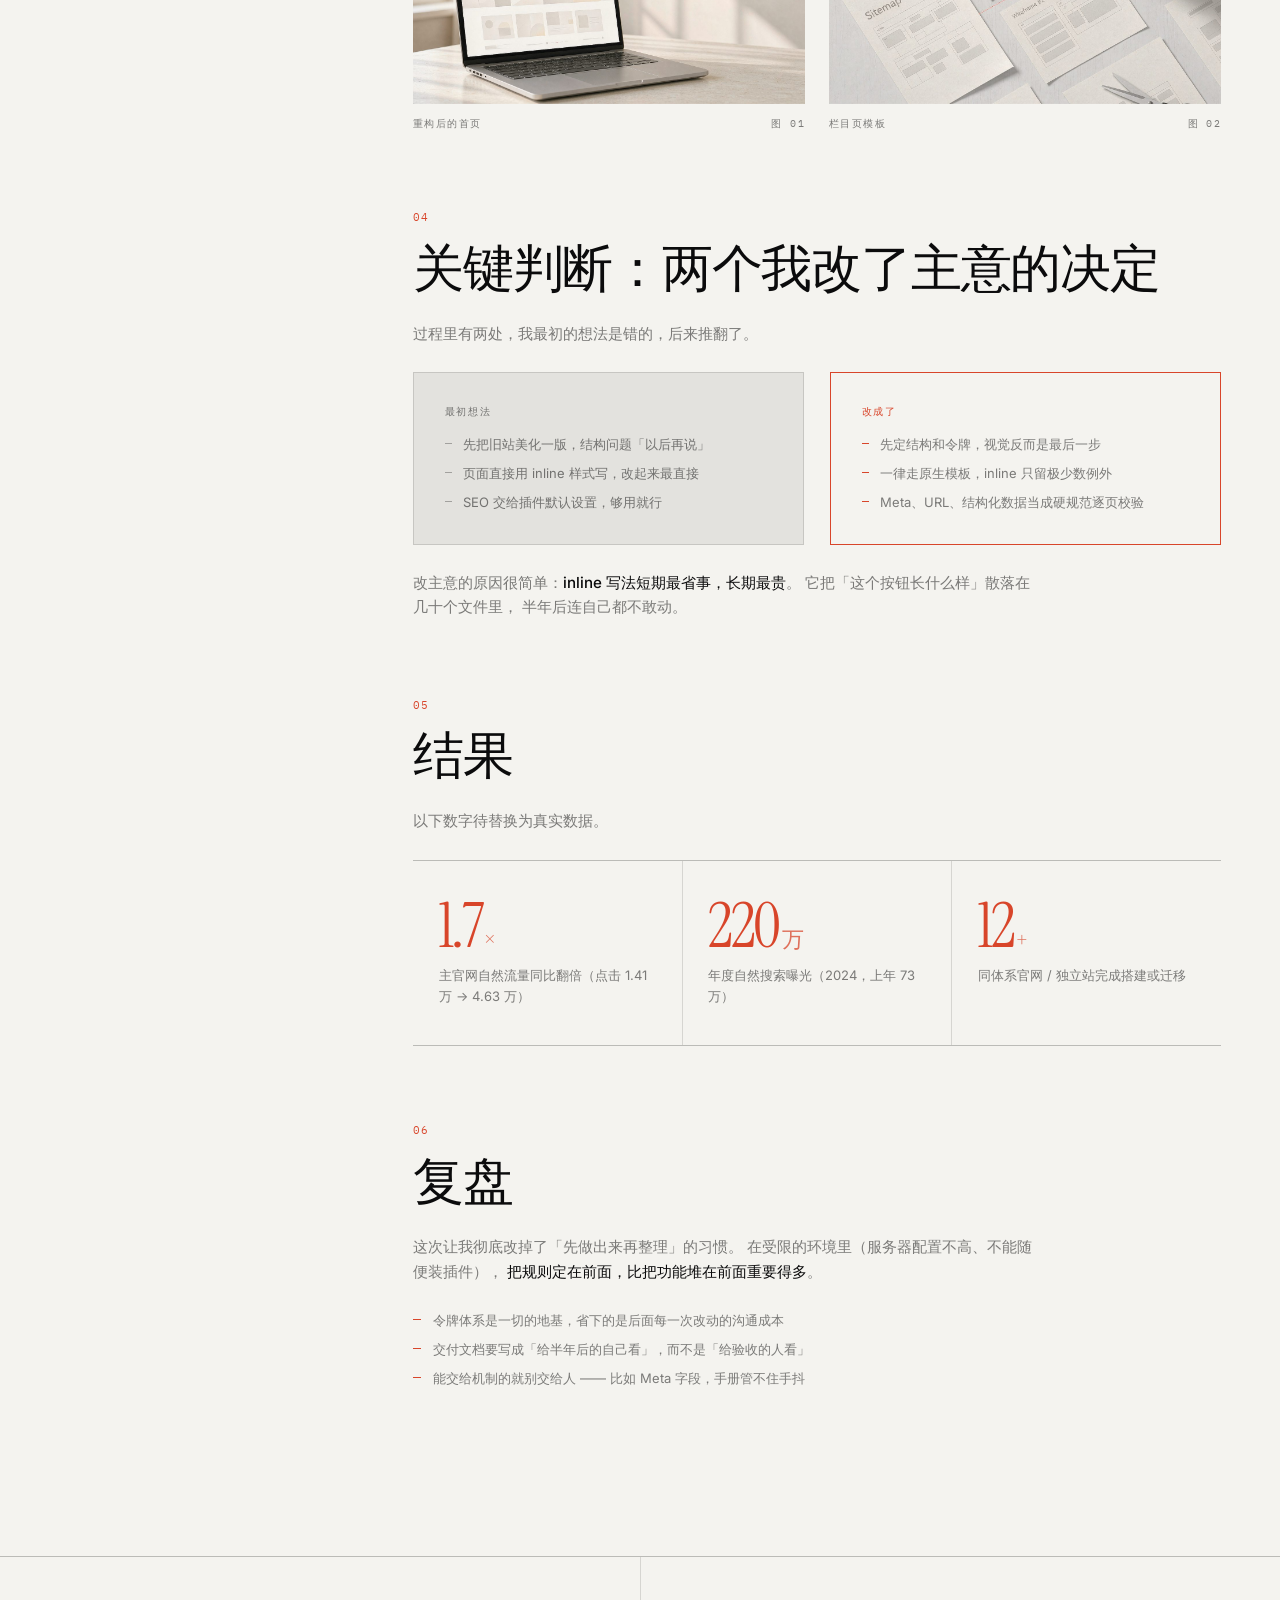
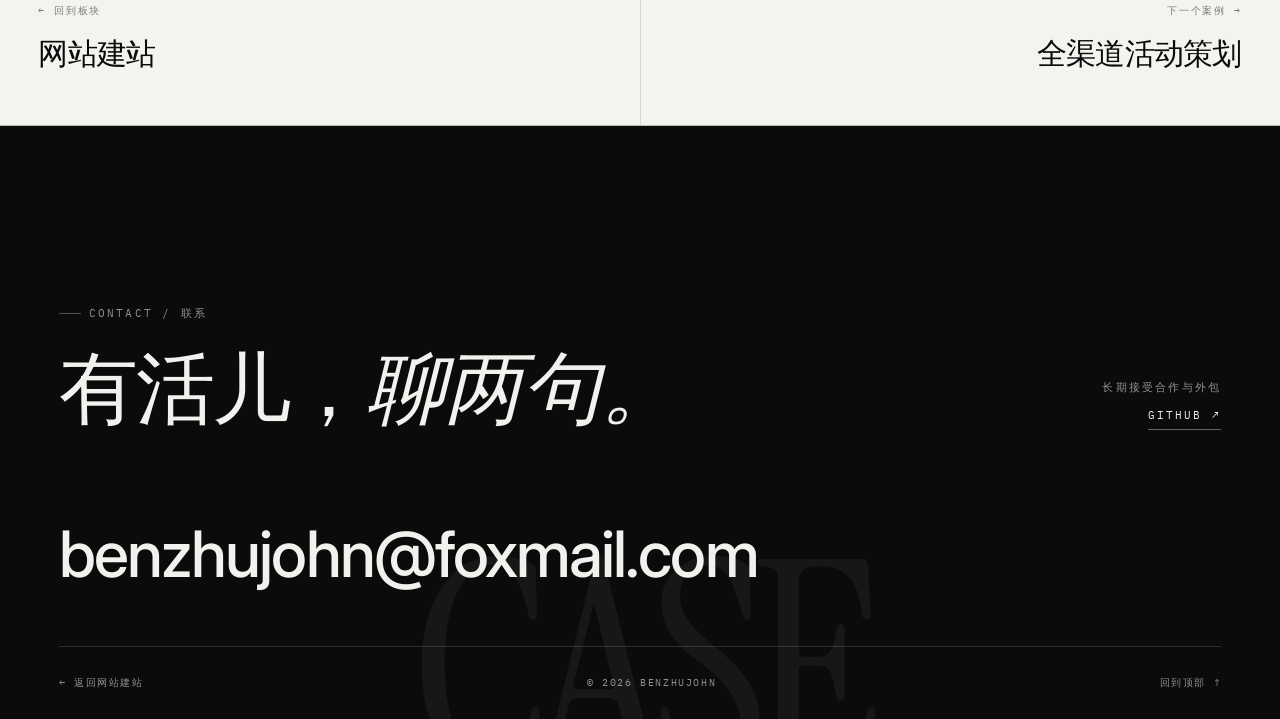
<file: pages/case/wordpress-oxygen.html>
<!DOCTYPE html>
<html lang="zh-CN">
<head>
<meta charset="utf-8">
<meta name="viewport" content="width=device-width, initial-scale=1, viewport-fit=cover">
<title>案例详解 · 企业官网从 0 到 1 重构 | benzhujohn</title>
<meta name="description" content="案例详解：用 WordPress + Oxygen Builder 把结构混乱的企业官网重建为模板化体系，让后续每一次修改都不必推倒重来。">
<meta name="theme-color" content="#0B0B0C">
<link rel="icon" href="../../assets/img/favicon.ico" sizes="any">
<link rel="icon" type="image/png" sizes="32x32" href="../../assets/img/icon-32.png">
<link rel="icon" type="image/png" sizes="16x16" href="../../assets/img/icon-16.png">
<link rel="apple-touch-icon" href="../../assets/img/apple-touch-icon.png">
<link rel="preconnect" href="https://fonts.googleapis.com">
<link rel="preconnect" href="https://fonts.gstatic.com" crossorigin>
<link rel="stylesheet" media="print" onload="this.media='all'"
      href="https://fonts.googleapis.com/css2?family=Inter:wght@400;500;600&family=Instrument+Serif:ital@0;1&family=IBM+Plex+Mono:wght@400;500&display=swap">
<link rel="stylesheet" href="../../assets/css/style.css">
</head>
<body>

<div class="progress"><div class="progress__bar"></div></div>

<header class="nav">
  <div class="nav__inner">
    <a class="nav__brand" href="../../index.html" aria-label="回到首页">
      <img class="nav__mark nav__mark--img" src="../../assets/img/avatar.png" alt="benzhujohn 头像" width="26" height="26">
      <span>PORTFOLIO<span style="opacity:.45"> / 2026</span></span>
    </a>
    <nav class="nav__links" aria-label="主导航">
      <a class="nav__link" href="../../index.html#works">作品板块</a>
      <a class="nav__link" href="../../index.html#experience">项目经历</a>
      <a class="nav__link" href="../../index.html#about">关于</a>
      <a class="nav__link" href="../../index.html#contact">联系</a>
    </nav>
    <button class="nav__toggle" aria-label="打开菜单" aria-expanded="false"><span></span></button>
  </div>
</header>

<div class="menu">
  <nav class="menu__list" aria-label="菜单">
    <a class="menu__item" href="../../index.html#works"><i>01</i>作品板块</a>
    <a class="menu__item" href="../web.html"><i>02</i>网站建站</a>
    <a class="menu__item" href="../graphic.html"><i>03</i>平面设计</a>
    <a class="menu__item" href="../ai.html"><i>04</i>AI 应用</a>
    <a class="menu__item" href="../three-d.html"><i>05</i>3D 渲染</a>
    <a class="menu__item" href="../life.html"><i>06</i>兴趣爱好</a>
    <a class="menu__item" href="../experience.html"><i>07</i>项目经历</a>
    <a class="menu__item" href="../../index.html#contact"><i>08</i>联系</a>
  </nav>
  <div class="menu__foot">
    <span>基于 GitHub Pages 托管</span>
    <a class="mail-guard" data-mail="YmVuemh1am9obkBmb3htYWlsLmNvbQ==" href="../../index.html#contact"><noscript>benzhujohn —at— foxmail —dot— com</noscript></a>
  </div>
</div>

<main>

  <!-- ===== 案例封面 ===== -->
  <section class="band band--ink phero ch-web" data-nav="dark">
    <div class="hero__bg" aria-hidden="true">
      <div class="hero__grid-lines"><span></span><span></span><span></span><span></span><span></span><span></span></div>
      <div class="phero__glow"></div>
      <div class="hero__noise"></div>
    </div>
    <div class="wrap" style="position:relative;z-index:2">
      <nav class="crumb reveal" aria-label="面包屑">
        <a href="../../index.html">首页</a>
        <span aria-hidden="true">/</span>
        <a href="../web.html">网站建站</a>
        <span aria-hidden="true">/</span>
        <span aria-current="page">案例详解</span>
      </nav>
      <span class="phero__no reveal" style="margin-top:.2em">01</span>
      <div class="phero__grid">
        <div class="stack">
          <span class="t-micro reveal">Case Study · Web</span>
          <h1 class="t-h1 reveal reveal-d1">企业官网<br>从 0 到 1 重构</h1>
          <p class="t-lead reveal reveal-d2" style="color:rgba(242,241,237,.72)">
            旧站插件堆叠、模板散落，改一处崩一处。
            这次不做「再改一版」，而是把页面结构交还给原生模板体系，
            让后面每一次修改都不用推倒重来。
          </p>
        </div>
        <div class="stack reveal reveal-d3">
          <span class="t-micro t-micro--bare" style="color:var(--muted)">技术栈</span>
          <ul class="phero__badges">
            <li class="chip">WordPress</li>
            <li class="chip">Oxygen Builder</li>
            <li class="chip">WooCommerce</li>
            <li class="chip">The SEO Framework</li>
          </ul>
        </div>
      </div>
    </div>
  </section>

  <!-- ===== 项目概览 ===== -->
  <section class="band" style="padding-block:clamp(40px,6vw,88px)" data-nav="light">
    <div class="wrap">
      <dl class="cfacts reveal">
        <div>
          <dt>客户 / Client</dt>
          <dd>储能新能源企业主官网（genixgreen.com）</dd>
        </div>
        <div>
          <dt>我的角色 / Role</dt>
          <dd>信息架构 · 视觉设计 · 前端实现 · SEO 规范</dd>
        </div>
        <div>
          <dt>周期 / Duration</dt>
          <dd>8 个月（含域名收回、内容迁移与上线）</dd>
        </div>
        <div>
          <dt>交付 / Deliverable</dt>
          <dd>可维护的模板体系 + 操作文档 + 培训</dd>
        </div>
      </dl>
    </div>
  </section>

  <!-- ===== 正文 ===== -->
  <section class="band sec" style="padding-top:0" data-nav="light">
    <div class="wrap">
      <div class="cbody">

        <!-- 左侧粘性目录：加了新的 cs-sec 记得同步这里 -->
        <aside class="cbody__side reveal">
          <span class="t-micro">目录 / Contents</span>
          <nav class="ctoc" aria-label="本页目录">
            <a href="#s1"><i>01</i><span>背景与问题</span></a>
            <a href="#s2"><i>02</i><span>目标</span></a>
            <a href="#s3"><i>03</i><span>做法</span></a>
            <a href="#s4"><i>04</i><span>关键判断</span></a>
            <a href="#s5"><i>05</i><span>结果</span></a>
            <a href="#s6"><i>06</i><span>复盘</span></a>
          </nav>
          <div class="tplbar">
            <b>这一页是案例模板。</b>
            <span>复制本文件即可新建案例页，替换文字与配图即可。
                  目录、概览、章节结构都是现成的。</span>
          </div>
        </aside>

        <div class="cmain">

          <!-- 01 -->
          <article class="cs-sec reveal" id="s1">
            <div class="cs-sec__head">
              <span class="t-num">01</span>
              <h2>背景：一个「改不动」的站</h2>
            </div>
            <p>
              接手的时候，站点已经在线上跑了几年。表面上看还行，
              真正开始改才发现问题都埋在里面：<strong>十几个插件互相咬合</strong>，
              页面内容一半是编辑器写的、一半是短代码拼的，
              样式靠主题设置面板堆出来。
            </p>
            <ul class="bullets">
              <li>改一个栏目的排版，会连带影响另外三个页面</li>
              <li>同一个按钮在六个页面里有六套写法，颜色各不相同</li>
              <li>新同事想改段文字，得先问「这一块是哪个插件生成的」</li>
              <li>加一个新页面的成本，接近重新做一个站</li>
            </ul>
            <p class="cs-note">
              最贵的不是做一次改版，是<em>每次改版都要重来一遍</em>。
            </p>
          </article>

          <!-- 02 -->
          <article class="cs-sec reveal" id="s2">
            <div class="cs-sec__head">
              <span class="t-num">02</span>
              <h2>目标：把结构还给模板</h2>
            </div>
            <p>
              所以这次的目标不是「做得更好看」，而是<strong>让这个站能被长期改下去</strong>。
              三条硬指标：
            </p>
            <div class="cs-flow">
              <div><b>01 / 可维护</b><p>页面结构由原生模板承载，不再依赖 inline 写法和短代码拼接。</p></div>
              <div><b>02 / 可扩展</b><p>新增一个栏目页，不需要重新设计，套模板即可。</p></div>
              <div><b>03 / 可规范</b><p>SEO 字段、URL 结构、图片规格统一，不留人工判断空间。</p></div>
            </div>
          </article>

          <!-- 03 -->
          <article class="cs-sec reveal" id="s3">
            <div class="cs-sec__head">
              <span class="t-num">03</span>
              <h2>做法：六步走完</h2>
            </div>
            <p>
              顺序很重要。先定结构再定视觉，先定令牌再做页面——
              反过来做，后面一定返工。
            </p>
            <ol class="cs-steps">
              <li>
                <div>
                  <b>内容盘点与信息架构</b>
                  <span>把旧站所有页面拉成一张表，按业务价值重新分层。把僵尸页面与重复内容清出索引，
                        把原来散在五个一级菜单下的内容收敛成三大块。</span>
                </div>
              </li>
              <li>
                <div>
                  <b>先落地设计系统</b>
                  <span>颜色、字号、间距、圆角全部收敛成 CSS 变量。
                        这一步不是为了好看，是为了后面所有页面只认令牌、不认手写数值。</span>
                </div>
              </li>
              <li>
                <div>
                  <b>用原生模板重建页面</b>
                  <span>页头、页脚、栏目页、详情页各做一个模板，页面只负责填内容。
                        原先的 inline 写法全部拆掉，交还给 Oxygen 的模板机制。</span>
                </div>
              </li>
              <li>
                <div>
                  <b>SEO 字段与 URL 规范化</b>
                  <span>统一 Meta 写入位置，URL 改成英文关键词结构，
                        补齐站点地图与结构化数据，处理旧链接跳转。</span>
                </div>
              </li>
              <li>
                <div>
                  <b>性能与内存调优</b>
                  <span>受限的服务器环境下，用一档 mu-plugin 把 PHP 内存提到可用水位，
                        关掉互相打架的缓存插件，图片统一走压缩与懒加载。</span>
                </div>
              </li>
              <li>
                <div>
                  <b>交付与文档</b>
                  <span>留下一份「怎么改」的说明：模板在哪、令牌在哪、加一个栏目页要走哪几步。
                        这份文档比站点本身更值钱。</span>
                </div>
              </li>
            </ol>

            <div class="cs-figs cs-figs--2 mt-m">
              <figure class="cs-fig">
                <div class="tile tile--wide"><img src="../../assets/img/web-01.jpg" alt="重构后的官网首页"></div>
                <figcaption><span>重构后的首页</span><span>图 01</span></figcaption>
              </figure>
              <figure class="cs-fig">
                <div class="tile tile--wide"><img src="../../assets/img/web-03.jpg" alt="栏目页模板"></div>
                <figcaption><span>栏目页模板</span><span>图 02</span></figcaption>
              </figure>
            </div>
          </article>

          <!-- 04 -->
          <article class="cs-sec reveal" id="s4">
            <div class="cs-sec__head">
              <span class="t-num">04</span>
              <h2>关键判断：两个我改了主意的决定</h2>
            </div>
            <p>
              过程里有两处，我最初的想法是错的，后来推翻了。
            </p>
            <div class="cs-cmp">
              <div class="is-before">
                <dt>最初想法</dt>
                <ul>
                  <li>先把旧站美化一版，结构问题「以后再说」</li>
                  <li>页面直接用 inline 样式写，改起来最直接</li>
                  <li>SEO 交给插件默认设置，够用就行</li>
                </ul>
              </div>
              <div class="is-after">
                <dt>改成了</dt>
                <ul>
                  <li>先定结构和令牌，视觉反而是最后一步</li>
                  <li>一律走原生模板，inline 只留极少数例外</li>
                  <li>Meta、URL、结构化数据当成硬规范逐页校验</li>
                </ul>
              </div>
            </div>
            <p>
              改主意的原因很简单：<strong>inline 写法短期最省事，长期最贵</strong>。
              它把「这个按钮长什么样」散落在几十个文件里，
              半年后连自己都不敢动。
            </p>
          </article>

          <!-- 05 -->
          <article class="cs-sec reveal" id="s5">
            <div class="cs-sec__head">
              <span class="t-num">05</span>
              <h2>结果</h2>
            </div>
            <p>以下数字待替换为真实数据。</p>
            <div class="cs-res">
              <div><b><span data-count="2" data-dec="1">0</span><i>×</i></b><p>主官网自然流量同比翻倍（点击 1.41 万 → 4.63 万）</p></div>
              <div><b><span data-count="254" data-dec="0">0</span><i>万</i></b><p>年度自然搜索曝光（2024，上年 73 万）</p></div>
              <div><b><span data-count="14" data-dec="0">0</span><i>+</i></b><p>同体系官网 / 独立站完成搭建或迁移</p></div>
            </div>
          </article>

          <!-- 06 -->
          <article class="cs-sec reveal" id="s6">
            <div class="cs-sec__head">
              <span class="t-num">06</span>
              <h2>复盘</h2>
            </div>
            <p>
              这次让我彻底改掉了「先做出来再整理」的习惯。
              在受限的环境里（服务器配置不高、不能随便装插件），
              <strong>把规则定在前面，比把功能堆在前面重要得多</strong>。
            </p>
            <ul class="bullets">
              <li>令牌体系是一切的地基，省下的是后面每一次改动的沟通成本</li>
              <li>交付文档要写成「给半年后的自己看」，而不是「给验收的人看」</li>
              <li>能交给机制的就别交给人 —— 比如 Meta 字段，手册管不住手抖</li>
            </ul>
          </article>

        </div>
      </div>
    </div>
  </section>

  <!-- ===== 上下篇 ===== -->
  <nav class="band cnav" aria-label="案例导航">
    <a href="../web.html">
      <span class="dir">← 回到板块</span>
      <span class="name">网站建站</span>
    </a>
    <a class="align-end" href="campaign-plan.html" style="--row-accent:var(--ch-graphic)">
      <span class="dir">下一个案例 →</span>
      <span class="name">全渠道活动策划</span>
    </a>
  </nav>

</main>

<footer class="band band--ink foot" data-nav="dark">
  <div class="wrap">
    <div class="foot__cta">
      <div class="stack">
        <span class="t-micro">Contact / 联系</span>
        <h2 class="t-h1">有活儿，<em class="t-italic">聊两句。</em></h2>
      </div>
      <div class="stack-s" style="justify-items:end;text-align:right">
        <span class="t-micro t-micro--bare" style="color:var(--muted)">长期接受合作与外包</span>
        <a class="link-arrow" href="https://github.com/benzhujohn">GitHub <span aria-hidden="true">↗</span></a>
      </div>
    </div>

    <div class="foot__mailrow foot__contacts">
      <a class="foot__mail mail-guard" href="../../index.html#contact" data-mail="YmVuemh1am9obkBmb3htYWlsLmNvbQ==" aria-label="发送邮件"><noscript>benzhujohn —at— foxmail —dot— com</noscript></a>
    </div>

    <div class="foot__bottom">
      <a href="../web.html">← 返回网站建站</a>
      <span>© <span data-year>2026</span> benzhujohn</span>
      <a href="#">回到顶部 ↑</a>
    </div>
  </div>
  <span class="foot__pagename" aria-hidden="true">CASE</span>
</footer>

<script src="../../assets/js/main.js"></script>
</body>
</html>
</file>
<file: assets/css/style.css>
/* ============================================================
   PORTFOLIO — Design System
   风格方向：编辑式画廊 / 奢侈品广告排版
   - 骨白纸感底 + 墨黑正文 + 单一强调色
   - 超大字号 + 极紧字距 + 大量留白
   - 细发丝线分割，不用圆角卡片堆砌
   ============================================================ */

/* ---------- 1. Tokens ---------- */
:root {
  /* 基础色 */
  --ink:        #0B0B0C;
  --paper:      #F4F3EF;
  --paper-deep: #EAE8E2;
  --white:      #FFFFFF;

  /* 派生命名（供组件在明暗两套主题下复用） */
  --fg:    var(--ink);
  --bg:    var(--paper);
  --rule:  rgba(11, 11, 12, .13);
  --rule-strong: rgba(11, 11, 12, .30);
  --muted: rgba(11, 11, 12, .52);
  --faint: rgba(11, 11, 12, .07);

  /* 章节色 —— 只在极小面积出现（序号 / 下划线 / 标签） */
  --ch-web:     #1F3A5F;
  --ch-graphic: #D8452A;
  --ch-ai:      #6B4EE6;
  --ch-d3:      #C0703A;
  --ch-life:    #4A6B4F;
  --accent:     #D8452A;

  /* 字体 */
  --font-sans: "Inter", -apple-system, BlinkMacSystemFont, "Segoe UI",
               "PingFang SC", "Hiragino Sans GB", "Microsoft YaHei", "Noto Sans SC",
               system-ui, sans-serif;
  --font-display: "Instrument Serif", "Georgia", "Times New Roman",
                  "Songti SC", "SimSun", serif;
  --font-mono: "IBM Plex Mono", ui-monospace, SFMono-Regular, "SF Mono",
               Menlo, Consolas, monospace;

  /* 流体字号 */
  --fs-display: clamp(3.4rem, 9.4vw, 9.5rem);
  --fs-h1:      clamp(2.35rem, 6.2vw, 5.6rem);
  --fs-h2:      clamp(1.85rem, 4vw, 3.4rem);
  --fs-h3:      clamp(1.15rem, 1.9vw, 1.65rem);
  --fs-lead:    clamp(1.02rem, 1.45vw, 1.3rem);
  --fs-body:    clamp(.95rem, 1.02vw, 1.06rem);
  --fs-small:   .8125rem;
  --fs-micro:   .6875rem;

  /* 版式 */
  --gutter: clamp(20px, 4.6vw, 78px);
  --maxw:   1680px;
  --sec-y:  clamp(88px, 13vw, 200px);
  --nav-h:  68px;

  /* 动效 */
  --ease:    cubic-bezier(.16, 1, .3, 1);
  --ease-io: cubic-bezier(.65, 0, .35, 1);
  --dur:     .9s;
}

/* ---------- 2. Reset ---------- */
*, *::before, *::after { box-sizing: border-box; }
html { -webkit-text-size-adjust: 100%; overflow-x: clip; }
html.is-locked, html.is-locked body { overflow: hidden; }

body {
  margin: 0;
  background: var(--paper);
  color: var(--ink);
  font-family: var(--font-sans);
  font-size: var(--fs-body);
  line-height: 1.62;
  font-feature-settings: "kern" 1, "liga" 1;
  -webkit-font-smoothing: antialiased;
  -moz-osx-font-smoothing: grayscale;
  overflow-x: hidden;
}
img, svg, video { display: block; max-width: 100%; }
a { color: inherit; text-decoration: none; }
button { font: inherit; color: inherit; background: none; border: 0; cursor: pointer; }
ul, ol { margin: 0; padding: 0; list-style: none; }
h1, h2, h3, h4, p, figure { margin: 0; }
::selection { background: var(--ink); color: var(--paper); }

:focus-visible {
  outline: 2px solid var(--accent);
  outline-offset: 3px;
}

/* 自定义滚动条（桌面） */
@media (pointer: fine) {
  ::-webkit-scrollbar { width: 10px; }
  ::-webkit-scrollbar-track { background: var(--paper-deep); }
  ::-webkit-scrollbar-thumb { background: rgba(11,11,12,.24); }
  ::-webkit-scrollbar-thumb:hover { background: rgba(11,11,12,.45); }
}

/* ---------- 3. Layout ---------- */
.wrap {
  width: 100%;
  max-width: var(--maxw);
  margin-inline: auto;
  padding-inline: var(--gutter);
}
.band { background: var(--bg); color: var(--fg); }
.band--ink {
  --fg: #F2F1ED;
  --bg: var(--ink);
  --rule: rgba(242, 241, 237, .15);
  --rule-strong: rgba(242, 241, 237, .38);
  --muted: rgba(242, 241, 237, .58);
  --faint: rgba(242, 241, 237, .08);
  background: var(--ink);
  color: var(--fg);
}
.band--deep { --bg: var(--paper-deep); }

.sec { padding-block: var(--sec-y); }
.sec--tight { padding-block: clamp(56px, 8vw, 116px); }

/* 编辑式分栏 */
.split {
  display: grid;
  grid-template-columns: minmax(0, 1fr);
  gap: clamp(32px, 5vw, 88px);
}
@media (min-width: 900px) {
  .split { grid-template-columns: repeat(12, minmax(0, 1fr)); }
  .split > .col-a { grid-column: 1 / span 4; }
  .split > .col-b { grid-column: 6 / span 7; }
  .split > .col-full { grid-column: 1 / -1; }
}

.grid-2 { display: grid; gap: clamp(18px, 2.4vw, 40px); grid-template-columns: repeat(2, minmax(0, 1fr)); }
.grid-3 { display: grid; gap: clamp(18px, 2.4vw, 40px); grid-template-columns: repeat(3, minmax(0, 1fr)); }
.grid-4 { display: grid; gap: clamp(16px, 1.8vw, 28px); grid-template-columns: repeat(4, minmax(0, 1fr)); }
@media (max-width: 1024px) { .grid-4 { grid-template-columns: repeat(2, minmax(0, 1fr)); } }
@media (max-width: 780px)  { .grid-3, .grid-2 { grid-template-columns: minmax(0, 1fr); } }
@media (max-width: 560px)  { .grid-4 { grid-template-columns: minmax(0, 1fr); } }

/* ---------- 4. Typography ---------- */
.t-display {
  font-family: var(--font-display);
  font-size: var(--fs-display);
  line-height: .88;
  letter-spacing: -.045em;
  font-weight: 400;
}
.t-h1 {
  font-size: var(--fs-h1);
  line-height: 1.02;
  letter-spacing: -.028em;
  font-weight: 500;
}
.t-h2 {
  font-size: var(--fs-h2);
  line-height: 1.1;
  letter-spacing: -.024em;
  font-weight: 500;
}
.t-h3 { font-size: var(--fs-h3); line-height: 1.25; letter-spacing: -.015em; font-weight: 500; }
.t-serif { font-family: var(--font-display); font-weight: 400; letter-spacing: -.02em; }
.t-italic { font-family: var(--font-display); font-style: italic; letter-spacing: -.01em; }

.t-lead {
  font-size: var(--fs-lead);
  line-height: 1.55;
  letter-spacing: -.008em;
  color: var(--fg);
  max-width: 46ch;
}
.t-body { color: var(--muted); max-width: 62ch; }
.t-body strong { color: var(--fg); font-weight: 500; }

/* 微标签：全站的高频识别符号 */
.t-micro {
  font-family: var(--font-mono);
  font-size: var(--fs-micro);
  letter-spacing: .2em;
  text-transform: uppercase;
  color: var(--muted);
  display: inline-flex;
  align-items: center;
  gap: .7em;
  white-space: nowrap;
}
.t-micro--accent { color: var(--accent); }
.t-micro::before {
  content: "";
  width: 22px; height: 1px;
  background: currentColor;
  opacity: .5;
  flex: none;
}
.t-micro--bare::before { display: none; }

.t-num {
  font-family: var(--font-mono);
  font-size: var(--fs-micro);
  letter-spacing: .12em;
  color: var(--muted);
}

.rule { height: 1px; background: var(--rule); border: 0; margin: 0; }

code {
  font-family: var(--font-mono);
  font-size: .86em;
  letter-spacing: -.01em;
  background: var(--faint);
  border: 1px solid var(--rule);
  padding: .08em .38em;
  border-radius: 3px;
  white-space: nowrap;
}

/* 段落首行装饰线 */
.hairline-top { border-top: 1px solid var(--rule); padding-top: clamp(18px, 2.6vw, 34px); }

/* ---------- 5. Scroll progress ---------- */
.progress {
  position: fixed; inset: 0 0 auto 0;
  height: 2px; z-index: 120;
  background: transparent; pointer-events: none;
}
.progress__bar {
  height: 100%; width: 0%;
  background: var(--accent);
  transform-origin: 0 50%;
  transition: width .1s linear;
}

/* ---------- 6. Nav ---------- */
.nav {
  position: fixed; inset: 0 0 auto 0;
  z-index: 100;
  height: var(--nav-h);
  display: flex; align-items: center;
  color: #F2F1ED;
  transition: background .45s var(--ease), color .45s var(--ease),
              border-color .45s var(--ease), backdrop-filter .45s var(--ease);
  border-bottom: 1px solid transparent;
}
.nav__inner {
  width: 100%; max-width: var(--maxw); margin-inline: auto;
  padding-inline: var(--gutter);
  display: flex; align-items: center; justify-content: space-between; gap: 24px;
}
.nav.is-solid {
  background: rgba(244, 243, 239, .82);
  -webkit-backdrop-filter: saturate(180%) blur(18px);
  backdrop-filter: saturate(180%) blur(18px);
  color: var(--ink);
  border-bottom-color: rgba(11, 11, 12, .09);
}
.nav.is-solid.is-dark {
  background: rgba(11, 11, 12, .72);
  color: #F2F1ED;
  border-bottom-color: rgba(242, 241, 237, .1);
}

.nav__brand {
  font-family: var(--font-mono);
  font-size: .8125rem;
  letter-spacing: .16em;
  text-transform: uppercase;
  display: flex; align-items: center; gap: 10px;
}
.nav__mark {
  width: 26px; height: 26px; border-radius: 50%;
  background: var(--accent);
  display: grid; place-items: center;
  font-family: var(--font-display); font-size: 15px; color: #fff;
  letter-spacing: 0; flex: none;
}
.nav__mark--img {
  background: none;                 /* 图片替代橙色底 */
  object-fit: cover;
  box-shadow: 0 0 0 1px rgba(255,255,255,.14);   /* 深浅底都能看清边缘 */
}
.nav__links { display: flex; align-items: center; gap: clamp(14px, 2vw, 34px); }
.nav__link {
  font-size: .8125rem; letter-spacing: .04em;
  position: relative; padding-block: 6px; opacity: .82;
  transition: opacity .3s var(--ease);
}
.nav__link::after {
  content: ""; position: absolute; left: 0; bottom: 0;
  width: 100%; height: 1px; background: currentColor;
  transform: scaleX(0); transform-origin: 0 50%;
  transition: transform .5s var(--ease);
}
.nav__link:hover { opacity: 1; }
.nav__link:hover::after { transform: scaleX(1); }

.nav__toggle {
  display: none; width: 40px; height: 40px;
  align-items: center; justify-content: center;
}
.nav__toggle span {
  display: block; width: 20px; height: 1.5px; background: currentColor;
  position: relative; transition: transform .4s var(--ease), background .3s;
}
.nav__toggle span::before, .nav__toggle span::after {
  content: ""; position: absolute; left: 0; width: 20px; height: 1.5px;
  background: currentColor; transition: transform .4s var(--ease), top .3s;
}
.nav__toggle span::before { top: -6px; }
.nav__toggle span::after  { top: 6px; }
.is-menu-open .nav__toggle span { background: transparent; }
.is-menu-open .nav__toggle span::before { top: 0; transform: rotate(45deg); }
.is-menu-open .nav__toggle span::after  { top: 0; transform: rotate(-45deg); }

@media (max-width: 880px) {
  .nav__links { display: none; }
  .nav__toggle { display: inline-flex; }
}

/* 全屏菜单 */
.menu {
  position: fixed; inset: 0; z-index: 95;
  background: var(--ink); color: var(--paper);
  display: flex; flex-direction: column; justify-content: center;
  padding: calc(var(--nav-h) + 40px) var(--gutter) 40px;
  clip-path: inset(0 0 100% 0);
  transition: clip-path .8s var(--ease);
}
.is-menu-open .menu { clip-path: inset(0 0 0 0); }
.menu__list { display: grid; gap: clamp(4px, 1.2vw, 14px); }
.menu__item {
  font-size: clamp(1.7rem, 7vw, 3rem);
  line-height: 1.12; letter-spacing: -.03em; font-weight: 500;
  display: flex; align-items: baseline; gap: .5em;
  opacity: 0; transform: translateY(18px);
  transition: opacity .5s var(--ease), transform .5s var(--ease);
}
.is-menu-open .menu__item { opacity: 1; transform: none; }
.menu__item i {
  font-family: var(--font-mono); font-style: normal;
  font-size: .6875rem; letter-spacing: .16em;
  color: rgba(244, 243, 239, .45);
}
.menu__item:hover { color: var(--accent); }
.menu__foot {
  margin-top: clamp(36px, 7vw, 72px);
  display: flex; flex-wrap: wrap; gap: 10px 28px;
  font-family: var(--font-mono); font-size: .6875rem;
  letter-spacing: .16em; text-transform: uppercase;
  color: rgba(244, 243, 239, .5);
}
.menu__foot a:hover { color: var(--paper); }

/* ---------- 7. Hero ---------- */
.hero {
  position: relative;
  min-height: 100svh;
  padding-top: calc(var(--nav-h) + clamp(24px, 5vw, 64px));
  padding-bottom: clamp(36px, 5vw, 72px);
  display: flex; flex-direction: column; justify-content: space-between;
  overflow: hidden;
}
.hero__bg {
  position: absolute; inset: 0; z-index: 0;
  pointer-events: none; overflow: hidden;
}
.hero__grid-lines {
  position: absolute; inset: 0;
  display: grid; grid-template-columns: repeat(6, 1fr);
}
.hero__grid-lines span { border-right: 1px solid rgba(242,241,237,.055); }
.hero__grid-lines span:last-child { border-right: 0; }
.hero__glow {
  position: absolute;
  width: 62vw; height: 62vw; border-radius: 50%;
  right: -18vw; top: -14vw;
  background: radial-gradient(circle at 50% 50%, rgba(216,69,42,.30), rgba(216,69,42,0) 62%);
  filter: blur(10px);
  animation: drift 22s var(--ease-io) infinite alternate;
}
@keyframes drift {
  from { transform: translate3d(0,0,0) scale(1); }
  to   { transform: translate3d(-5vw, 4vw, 0) scale(1.12); }
}
.hero__noise {
  position: absolute; inset: 0; opacity: .05; pointer-events: none;
  background-image: url("data:image/svg+xml,%3Csvg xmlns='http://www.w3.org/2000/svg' width='160' height='160'%3E%3Cfilter id='n'%3E%3CfeTurbulence type='fractalNoise' baseFrequency='.8' numOctaves='3'/%3E%3C/filter%3E%3Crect width='160' height='160' filter='url(%23n)'/%3E%3C/svg%3E");
}
.hero__inner { position: relative; z-index: 2; }
.hero__top {
  display: flex; flex-wrap: wrap; gap: 12px 32px;
  justify-content: space-between; align-items: baseline;
  padding-bottom: clamp(20px, 3.5vw, 44px);
}
/* 主标题：无衬线骨架 + 衬线意大利体收尾 —— 编辑式对比 */
.hero__title {
  max-width: 20ch;
  font-family: var(--font-sans);
  font-weight: 500;
  letter-spacing: -.052em;
  flex: 1;
  display: flex;
  flex-direction: column;
  justify-content: center;
}
.hero__title .line { display: block; overflow: hidden; }
.hero__title .line > span {
  display: block;
  transform: translateY(105%);
  transition: transform 1.15s var(--ease);
}
.is-ready .hero__title .line > span { transform: none; }
.hero__title .line:nth-child(2) > span { transition-delay: .09s; }
.hero__title .line:nth-child(3) > span { transition-delay: .18s; }

.hero__title em {
  font-family: var(--font-display);
  font-style: italic;
  font-weight: 400;
  letter-spacing: -.028em;
  padding-right: .04em;
}
.hero__inner {
  position: relative;
  z-index: 2;
  display: flex;
  flex-direction: column;
  flex: 1;
  gap: clamp(24px, 3.5vw, 48px);
}
.hero__meta {
  display: grid;
  grid-template-columns: minmax(0,1fr);
  gap: clamp(24px, 4vw, 56px);
  align-items: end;
  margin-top: clamp(30px, 5vw, 60px);
  padding-top: clamp(22px, 3vw, 38px);
  border-top: 1px solid rgba(242,241,237,.16);
}
@media (min-width: 880px) {
  .hero__meta { grid-template-columns: 1.1fr .8fr auto; }
}
.hero__roles {
  display: flex; flex-wrap: wrap; gap: 8px 10px;
}
.chip {
  font-family: var(--font-mono);
  font-size: .6875rem;
  letter-spacing: .14em;
  text-transform: uppercase;
  padding: 7px 13px;
  border: 1px solid var(--rule-strong);
  border-radius: 999px;
  color: var(--fg);
  opacity: .85;
  transition: background .35s var(--ease), color .35s var(--ease), opacity .35s;
}
.chip:hover { background: var(--fg); color: var(--bg); opacity: 1; }
.hero__scroll {
  display: inline-flex; align-items: center; gap: 12px;
  font-family: var(--font-mono); font-size: .6875rem;
  letter-spacing: .2em; text-transform: uppercase;
  color: rgba(242,241,237,.6);
  align-self: end; white-space: nowrap;
}
.hero__scroll i {
  display: block; width: 1px; height: 42px;
  background: linear-gradient(to bottom, rgba(242,241,237,.7), transparent);
  animation: drop 2.4s var(--ease-io) infinite;
  transform-origin: 50% 0;
}
@keyframes drop {
  0%   { transform: scaleY(0); opacity: 0; }
  40%  { transform: scaleY(1); opacity: 1; }
  100% { transform: scaleY(1); opacity: 0; }
}

/* ---------- 8. Marquee ---------- */
.marquee {
  border-top: 1px solid var(--rule);
  border-bottom: 1px solid var(--rule);
  padding-block: clamp(14px, 1.8vw, 22px);
  overflow: hidden;
  display: flex;
}
.marquee__track {
  display: flex; flex: none; gap: clamp(24px, 3vw, 48px);
  padding-right: clamp(24px, 3vw, 48px);
  animation: slide 34s linear infinite;
  will-change: transform;
}
.marquee:hover .marquee__track { animation-play-state: paused; }
@keyframes slide { to { transform: translateX(-100%); } }
.marquee__item {
  font-family: var(--font-mono);
  font-size: clamp(.72rem, 1vw, .82rem);
  letter-spacing: .18em; text-transform: uppercase;
  display: flex; align-items: center; gap: clamp(24px, 3vw, 48px);
  color: var(--muted); white-space: nowrap;
}
.marquee__item::after {
  content: ""; width: 5px; height: 5px; border-radius: 50%;
  background: var(--accent); flex: none;
}

/* ---------- 9. Section header ---------- */
.shead { display: grid; gap: clamp(16px, 2vw, 26px); }
.shead__row {
  display: flex; flex-wrap: wrap; gap: 14px 26px;
  align-items: baseline; justify-content: space-between;
  padding-bottom: 16px; border-bottom: 1px solid var(--rule);
}
.shead__title { max-width: 22ch; }
.shead__desc { max-width: 48ch; }

/* ---------- 10. Chapter index list（悬浮预览目录） ---------- */
.idx { border-top: 1px solid var(--rule); position: relative; }
.idx__row {
  display: grid;
  grid-template-columns: auto minmax(0, 1fr);
  align-items: center;
  gap: clamp(14px, 3vw, 40px);
  padding-block: clamp(18px, 3vw, 34px);
  border-bottom: 1px solid var(--rule);
  position: relative;
  transition: padding-left .6s var(--ease), color .4s var(--ease);
}
@media (min-width: 760px) {
  .idx__row { grid-template-columns: 92px minmax(0, 1fr) auto auto; }
}
.idx__row::before {
  content: ""; position: absolute; left: 0; top: 0; bottom: 0;
  width: 2px; background: var(--row-accent, var(--accent));
  transform: scaleY(0); transform-origin: 50% 0;
  transition: transform .6s var(--ease);
}
.idx__row:hover { color: var(--row-accent, var(--accent)); }
.idx__row:hover::before { transform: scaleY(1); }
@media (hover: hover) and (min-width: 760px) {
  .idx__row:hover { padding-left: clamp(14px, 2vw, 30px); }
}
.idx__num {
  font-family: var(--font-mono); font-size: .75rem;
  letter-spacing: .14em; color: var(--muted);
  transition: color .4s var(--ease);
}
.idx__row:hover .idx__num { color: inherit; }
.idx__name {
  font-size: clamp(1.35rem, 4vw, 2.7rem);
  line-height: 1.1; letter-spacing: -.026em; font-weight: 500;
  display: flex; flex-wrap: wrap; align-items: baseline; gap: .45em;
}
.idx__name small {
  font-family: var(--font-mono); font-size: .6875rem;
  letter-spacing: .16em; text-transform: uppercase;
  color: var(--muted); font-weight: 400;
}
.idx__tags { display: none; }
@media (min-width: 1100px) {
  .idx__tags {
    display: flex; gap: 8px; flex-wrap: wrap; justify-content: flex-end;
    max-width: 34ch;
  }
  .idx__tags span {
    font-family: var(--font-mono); font-size: .625rem;
    letter-spacing: .12em; text-transform: uppercase;
    color: var(--muted); border: 1px solid var(--rule);
    padding: 3px 9px; border-radius: 999px;
  }
}
.idx__arrow {
  font-size: 1.1rem; opacity: .3;
  transition: transform .5s var(--ease), opacity .4s;
}
.idx__row:hover .idx__arrow { transform: translateX(8px); opacity: 1; }
@media (max-width: 759px) { .idx__arrow { display: none; } }

/* 跟随光标的图片预览 */
.peek {
  position: fixed; top: 0; left: 0; z-index: 60;
  width: clamp(240px, 26vw, 380px);
  aspect-ratio: 16 / 10;
  pointer-events: none;
  opacity: 0; transform: translate(-50%, -50%) scale(.9);
  transition: opacity .45s var(--ease), transform .55s var(--ease);
  will-change: transform;
  box-shadow: 0 30px 70px -24px rgba(11, 11, 12, .55),
              0 0 0 1px rgba(11, 11, 12, .10);
  overflow: hidden;
  background: var(--paper-deep);
}
.peek.is-on { opacity: 1; transform: translate(-50%, -50%) scale(1); }
.peek img {
  position: absolute; inset: 0; width: 100%; height: 100%;
  object-fit: cover; opacity: 0;
  transition: opacity .5s var(--ease), transform 1.4s var(--ease);
}
.peek img.is-active { opacity: 1; transform: scale(1.05); }
@media (hover: none), (max-width: 899px) { .peek { display: none; } }

/* ---------- 11. Chapter block ---------- */
.chapter {
  --ch: var(--accent);
  position: relative;
  border-top: 1px solid var(--rule);
  padding-block: clamp(56px, 9vw, 130px);
}
.chapter__head {
  display: grid; gap: clamp(20px, 3vw, 40px);
  margin-bottom: clamp(34px, 5vw, 70px);
}
@media (min-width: 900px) {
  .chapter__head { grid-template-columns: minmax(0, 1fr) minmax(0, 1fr); align-items: end; }
}
.chapter__kicker { display: flex; align-items: center; gap: 16px; margin-bottom: 18px; }
.chapter__kicker b {
  font-family: var(--font-mono); font-size: .6875rem; font-weight: 400;
  letter-spacing: .2em; text-transform: uppercase; color: var(--ch);
}
.chapter__no {
  position: absolute; right: 0; top: clamp(40px, 7vw, 90px);
  font-family: var(--font-display);
  font-size: clamp(6rem, 20vw, 20rem);
  line-height: .8; letter-spacing: -.06em;
  color: var(--ch);
  opacity: .075;
  pointer-events: none; user-select: none;
  z-index: 0;
}
/* 深色底上把序号提亮，否则几乎看不见 */
.band--ink .chapter__no { opacity: .20; }
.chapter > * { position: relative; z-index: 1; }

/* 作品缩略图 —— 全站的图像语言 */
.tile {
  position: relative;
  display: block;
  overflow: hidden;
  background: var(--paper-deep);
  aspect-ratio: 4 / 5;
}
.tile--wide { aspect-ratio: 16 / 10; }
.tile--tall { aspect-ratio: 3 / 4; }
.tile--square { aspect-ratio: 1 / 1; }
.tile img {
  width: 100%; height: 100%; object-fit: cover;
  transition: transform 1.4s var(--ease), filter .6s var(--ease);
  will-change: transform;
}
.tile::after {
  content: ""; position: absolute; inset: 0;
  background: linear-gradient(to top, rgba(11,11,12,.34), transparent 55%);
  opacity: 0; transition: opacity .6s var(--ease);
}
a.tile:hover img, .tile:hover img { transform: scale(1.045); }
a.tile:hover::after { opacity: 1; }
.tile__cap {
  position: absolute; left: 0; right: 0; bottom: 0;
  padding: clamp(14px, 1.8vw, 22px);
  display: flex; align-items: flex-end; justify-content: space-between; gap: 12px;
  color: #F2F1ED;
  transform: translateY(10px); opacity: 0;
  transition: transform .6s var(--ease), opacity .5s var(--ease);
  z-index: 2;
}
a.tile:hover .tile__cap { transform: none; opacity: 1; }
.tile__cap span {
  font-family: var(--font-mono); font-size: .625rem;
  letter-spacing: .14em; text-transform: uppercase;
}
.tile__badge {
  position: absolute; left: clamp(14px, 1.8vw, 22px); top: clamp(14px, 1.8vw, 22px);
  z-index: 2;
  font-family: var(--font-mono); font-size: .625rem;
  letter-spacing: .14em; text-transform: uppercase;
  color: #F2F1ED;
  background: rgba(11,11,12,.34);
  -webkit-backdrop-filter: blur(8px);
  backdrop-filter: blur(8px);
  padding: 5px 10px; border-radius: 999px;
}

/* 作品条目：图 + 文 */
.work { display: grid; gap: clamp(12px, 1.6vw, 20px); }
.work__meta {
  display: flex; flex-wrap: wrap; gap: 6px 14px;
  align-items: baseline; justify-content: space-between;
  padding-top: 14px; border-top: 1px solid var(--rule);
}
.work__meta h3 { font-size: clamp(.98rem, 1.25vw, 1.1rem); font-weight: 500; letter-spacing: -.01em; }
.work__meta p { font-size: var(--fs-small); color: var(--muted); }
.work a:hover h3 { color: var(--row-accent, var(--accent)); }

/* 能力清单 */
.caps { display: grid; gap: 0; border-top: 1px solid var(--rule); }
.caps li {
  display: grid; grid-template-columns: auto minmax(0,1fr);
  gap: 16px; align-items: baseline;
  padding-block: clamp(11px, 1.4vw, 16px);
  border-bottom: 1px solid var(--rule);
  font-size: var(--fs-small);
}
.caps li b {
  font-family: var(--font-mono); font-weight: 400; font-size: .625rem;
  letter-spacing: .14em; color: var(--ch, var(--accent));
}
.caps li span { color: var(--muted); }

/* ---------- 12. Stats ---------- */
.stats { display: grid; gap: 1px; background: var(--rule); border-block: 1px solid var(--rule); }
@media (min-width: 700px) { .stats { grid-template-columns: repeat(4, minmax(0,1fr)); } }
.stat {
  background: var(--bg);
  padding: clamp(22px, 3vw, 40px) clamp(16px, 2vw, 30px);
  display: grid; gap: 10px; align-content: start;
}
.stat b {
  font-family: var(--font-display);
  font-size: clamp(2.6rem, 6vw, 4.4rem);
  line-height: .9; letter-spacing: -.04em; font-weight: 400;
  display: flex; align-items: baseline; gap: .06em;
}
.stat b i { font-style: normal; font-size: .34em; opacity: .7; }
.stat p { font-size: var(--fs-small); color: var(--muted); }

/* ---------- 13. Timeline ---------- */
.tl { border-top: 1px solid var(--rule); }
.tl__item {
  display: grid; gap: 10px clamp(20px, 4vw, 56px);
  padding-block: clamp(24px, 3.4vw, 46px);
  border-bottom: 1px solid var(--rule);
  position: relative;
  transition: background .5s var(--ease);
}
@media (min-width: 860px) {
  .tl__item { grid-template-columns: 150px minmax(0, 1fr) minmax(0, 1.1fr); align-items: start; }
}
.tl__item:hover { background: var(--faint); }
.tl__when {
  font-family: var(--font-mono); font-size: .6875rem;
  letter-spacing: .14em; color: var(--muted); padding-top: .35em;
}
.tl__role { font-size: clamp(1rem, 1.5vw, 1.25rem); font-weight: 500; letter-spacing: -.012em; }
.tl__org { font-size: var(--fs-small); color: var(--muted); margin-top: 4px; }
.tl__note { font-size: var(--fs-small); color: var(--muted); }
.tl__note ul { display: grid; gap: 6px; }
.tl__note li { padding-left: 16px; position: relative; }
.tl__note li::before {
  content: ""; position: absolute; left: 0; top: .62em;
  width: 6px; height: 1px; background: var(--accent);
}

/* ---------- 14. Buttons ---------- */
.btn {
  display: inline-flex; align-items: center; gap: 12px;
  font-family: var(--font-mono); font-size: .6875rem;
  letter-spacing: .18em; text-transform: uppercase;
  padding: 15px 26px;
  border: 1px solid var(--rule-strong);
  border-radius: 999px;
  position: relative; overflow: hidden;
  color: var(--fg);
  transition: color .45s var(--ease), border-color .45s var(--ease);
}
.btn > * { position: relative; z-index: 2; }
.btn::before {
  content: ""; position: absolute; inset: 0; z-index: 1;
  background: var(--fg);
  transform: translateY(101%);
  transition: transform .6s var(--ease);
}
.btn:hover { color: var(--bg); border-color: var(--fg); }
.btn:hover::before { transform: none; }
.btn i { font-style: normal; transition: transform .5s var(--ease); }
.btn:hover i { transform: translateX(5px); }

.btn--solid {
  background: var(--fg); color: var(--bg); border-color: var(--fg);
}
.btn--solid::before { background: var(--accent); }
.btn--solid:hover { color: #fff; border-color: var(--accent); }

.link-arrow {
  display: inline-flex; align-items: center; gap: 10px;
  font-family: var(--font-mono); font-size: .6875rem;
  letter-spacing: .18em; text-transform: uppercase;
  padding-bottom: 4px; border-bottom: 1px solid var(--rule-strong);
  transition: color .35s var(--ease), border-color .35s var(--ease), gap .4s var(--ease);
}
.link-arrow:hover { color: var(--accent); border-color: var(--accent); gap: 16px; }

/* ---------- 15. Footer ---------- */
.foot { position: relative; overflow: hidden; }
.foot__cta {
  display: grid; gap: clamp(28px, 5vw, 56px);
  align-items: end;
  padding-block: clamp(84px, 14vw, 190px) clamp(44px, 7vw, 90px);
}
@media (min-width: 900px) {
  .foot__cta { grid-template-columns: minmax(0, 1fr) auto; }
}
.foot__mailrow { padding-bottom: clamp(30px, 4.5vw, 64px); }
.foot__mail {
  font-size: clamp(1.6rem, 5.6vw, 4rem);
  letter-spacing: -.03em; font-weight: 500; line-height: 1.08;
  display: inline-block; position: relative;
}
.foot__mail::after {
  content: ""; position: absolute; left: 0; bottom: -.06em;
  width: 100%; height: 2px; background: currentColor;
  transform: scaleX(0); transform-origin: 0 50%;
  transition: transform .7s var(--ease);
}
.foot__mail:hover { color: var(--accent); }
.foot__mail:hover::after { transform: scaleX(1); }
.foot__bottom {
  display: flex; flex-wrap: wrap; gap: 14px 30px;
  justify-content: space-between; align-items: center;
  padding-block: clamp(18px, 2.4vw, 28px);
  border-top: 1px solid var(--rule);
  font-family: var(--font-mono); font-size: .625rem;
  letter-spacing: .16em; text-transform: uppercase;
  color: var(--muted);
}
.foot__bottom a:hover { color: var(--fg); }
.foot__pagename {
  position: absolute; left: 0; right: 0; bottom: -.24em;
  font-family: var(--font-display);
  font-size: clamp(5rem, 23vw, 22rem);
  line-height: .8; letter-spacing: -.05em;
  text-align: center; white-space: nowrap;
  color: var(--fg); opacity: .05;
  pointer-events: none; user-select: none;
}

/* ---------- 16. Sub-page hero ---------- */
.phero {
  position: relative;
  padding-top: calc(var(--nav-h) + clamp(64px, 12vw, 160px));
  padding-bottom: clamp(44px, 7vw, 100px);
  overflow: hidden;
}
.phero__no {
  font-family: var(--font-display);
  font-size: clamp(4.2rem, 15vw, 14rem);
  line-height: .86; letter-spacing: -.055em;
  color: var(--ch, var(--accent));
  opacity: .16;
  display: block;
  margin-bottom: clamp(6px, 1.4vw, 22px);
}
/* 关键：序号同时挂着 .reveal，而 .reveal.is-in 会把 opacity 拉到 1，
   把水印的透明度整个吃掉。这里用更高的特异度夺回来。 */
.phero__no.reveal.is-in { opacity: .16; }
/* 深色底上提亮 + 抬高不透明度，否则深色章节色几乎看不见 */
.band--ink .phero__no.reveal.is-in { opacity: .28; color: var(--ch-ink, var(--ch)); }
.phero__glow {
  position: absolute;
  width: 68vw; height: 68vw; border-radius: 50%;
  right: -24vw; top: -32vw;
  background: radial-gradient(circle at 50% 50%, var(--ch, var(--accent)), transparent 62%);
  opacity: .34;
  filter: blur(12px);
  animation: drift 26s var(--ease-io) infinite alternate;
}
.phero__grid { display: grid; gap: clamp(24px, 4vw, 64px); align-items: end; }
@media (min-width: 900px) { .phero__grid { grid-template-columns: minmax(0, 1.35fr) minmax(0, 1fr); } }
.phero__badges { display: flex; flex-wrap: wrap; gap: 8px; }

/* 章节色注入
   --ch     = 浅底用色（原色）
   --ch-ink = 深底用色。深色章节色（藏青 / 墨绿）在近黑底上会糊掉，
              单一 brightness 又会让朱红 / 橙过曝，所以逐个手工定。
   只在序号水印这类极小面积出现，不影响主色系统。 */
.ch-web     { --ch: var(--ch-web);     --ch-ink: #6E9BD6; }
.ch-graphic { --ch: var(--ch-graphic); --ch-ink: #E8785F; }
.ch-ai      { --ch: var(--ch-ai);      --ch-ink: #A08BEF; }
.ch-d3      { --ch: var(--ch-d3);      --ch-ink: #D89158; }
.ch-life    { --ch: var(--ch-life);    --ch-ink: #7FA987; }

/* ---------- 17. Filters ---------- */
.filters {
  display: flex; flex-wrap: wrap; gap: 8px;
  padding-block: clamp(16px, 2vw, 26px);
  border-bottom: 1px solid var(--rule);
}
.filters button {
  font-family: var(--font-mono); font-size: .6875rem;
  letter-spacing: .14em; text-transform: uppercase;
  padding: 8px 16px; border: 1px solid var(--rule); border-radius: 999px;
  color: var(--muted);
  transition: all .35s var(--ease);
}
.filters button:hover { color: var(--fg); border-color: var(--rule-strong); }
.filters button.is-active {
  background: var(--fg); color: var(--bg); border-color: var(--fg);
}

/* ---------- 18. Case study（精选案例长卷） ---------- */
.case {
  border-top: 1px solid var(--rule);
  padding-block: clamp(48px, 7vw, 104px);
}
.case__grid { display: grid; gap: clamp(24px, 3.4vw, 56px); }
@media (min-width: 900px) {
  .case__grid { grid-template-columns: minmax(0, .85fr) minmax(0, 1.15fr); align-items: start; }
  .case--flip .case__grid > .case__media { order: -1; }
}
.case__info { display: grid; gap: clamp(16px, 2vw, 26px); align-content: start; position: sticky; top: 100px; }
@media (max-width: 899px) { .case__info { position: static; } }
.case__specs { display: grid; gap: 0; border-top: 1px solid var(--rule); }
.case__specs > div {
  display: grid; grid-template-columns: 110px minmax(0, 1fr); gap: 16px;
  padding-block: 12px; border-bottom: 1px solid var(--rule);
  font-size: var(--fs-small);
}
.case__specs dt {
  font-family: var(--font-mono); font-size: .625rem;
  letter-spacing: .14em; text-transform: uppercase; color: var(--muted);
  padding-top: .25em;
}
.case__specs dd { margin: 0; color: var(--fg); }
.case__media { display: grid; gap: clamp(12px, 1.5vw, 20px); }
.case__media--2 { grid-template-columns: repeat(2, minmax(0,1fr)); }

/* ---------- 19. Next / Prev ---------- */
.navnext { display: grid; gap: 1px; background: var(--rule); border-block: 1px solid var(--rule); }
@media (min-width: 760px) { .navnext { grid-template-columns: repeat(2, minmax(0,1fr)); } }
.navnext a {
  background: var(--bg);
  padding: clamp(28px, 4vw, 56px) clamp(20px, 3vw, 44px);
  display: grid; gap: 10px; align-content: center;
  transition: background .5s var(--ease), color .4s var(--ease);
  min-height: 190px;
}
.navnext a:hover { background: var(--faint); }
.navnext .dir {
  font-family: var(--font-mono); font-size: .625rem;
  letter-spacing: .18em; text-transform: uppercase; color: var(--muted);
}
.navnext .name {
  font-size: clamp(1.3rem, 3.2vw, 2.1rem);
  letter-spacing: -.025em; font-weight: 500;
}
.navnext a:hover .name { color: var(--row-accent, var(--accent)); }
.navnext .align-end { text-align: right; justify-items: end; }

/* ---------- 20. Marquee band / quote ---------- */
.quote {
  font-family: var(--font-display);
  font-size: clamp(1.5rem, 4.2vw, 3.4rem);
  line-height: 1.16; letter-spacing: -.028em;
  max-width: 26ch;
}
.quote em { font-style: italic; color: var(--accent); }

/* ---------- 21. Reveal animation ---------- */
.reveal {
  opacity: 0;
  transform: translateY(26px);
  transition: opacity 1s var(--ease), transform 1.1s var(--ease);
}
.reveal.is-in { opacity: 1; transform: none; }
.reveal-d1 { transition-delay: .08s; }
.reveal-d2 { transition-delay: .16s; }
.reveal-d3 { transition-delay: .24s; }
.reveal-d4 { transition-delay: .32s; }
.reveal-d5 { transition-delay: .40s; }

.mask-line { display: block; overflow: hidden; }
.mask-line > * { display: block; transform: translateY(102%); transition: transform 1.1s var(--ease); }
.mask-line.is-in > * { transform: none; }

/* ---------- 22. Utility ---------- */
.mt-s { margin-top: clamp(14px, 2vw, 24px); }
.mt-m { margin-top: clamp(26px, 3.6vw, 48px); }
.mt-l { margin-top: clamp(40px, 6vw, 84px); }
.stack { display: grid; gap: clamp(14px, 2vw, 24px); }
.stack-s { display: grid; gap: 10px; }
.row-between { display: flex; flex-wrap: wrap; gap: 14px 26px; align-items: baseline; justify-content: space-between; }
.sr-only {
  position: absolute; width: 1px; height: 1px; padding: 0; margin: -1px;
  overflow: hidden; clip: rect(0 0 0 0); white-space: nowrap; border: 0;
}
.spacer-nav { height: var(--nav-h); }

/* ---------- 23. Reduced motion ---------- */
@media (prefers-reduced-motion: reduce) {
  *, *::before, *::after {
    animation-duration: .01ms !important;
    animation-iteration-count: 1 !important;
    transition-duration: .01ms !important;
    scroll-behavior: auto !important;
  }
  .reveal, .mask-line > *, .hero__title .line > span { opacity: 1 !important; transform: none !important; }
}

/* ---------- 24. Print ---------- */
@media print {
  .nav, .progress, .peek, .menu, .vlight, .filters { display: none !important; }
}

/* ============================================================
   25. Video case（可点击播放的视频作品）
   ============================================================ */

/* 可点击播放的缩略图：<button> 版 .tile 与 <a> 版表现一致 */
button.tile {
  width: 100%;
  padding: 0;
  border: 0;
  text-align: left;
  font: inherit;
  color: inherit;
  cursor: pointer;
}
/* 视频条目一律配 .tile--wide：
   16:9 的视频放进 16:10 卡片只裁掉左右各约 5%，放 1:1 要裁掉各约 22%，
   海报里的说明文字就保不住了。tools/gen_video.py 生成的封面已按居中安全区排版。 */
.work--video { position: relative; }
.work--video .tile:hover .tile__cap { transform: none; opacity: 1; }
.work--video:hover h3 { color: var(--ch, var(--accent)); }

/* 播放按钮：整块浮层，指针穿透，点击交给条目本身 */
.vplay {
  position: absolute; inset: 0; z-index: 3;
  display: grid; place-items: center;
  pointer-events: none;
}
.vplay i {
  width: clamp(50px, 5.6vw, 74px);
  aspect-ratio: 1 / 1;
  border-radius: 50%;
  background: rgba(244, 243, 239, .93);
  display: grid; place-items: center;
  box-shadow: 0 18px 44px -16px rgba(0, 0, 0, .72);
  transition: transform .55s var(--ease), background .4s var(--ease);
}
.vplay i::after {
  content: "";
  width: 0; height: 0;
  margin-left: 9%;
  border-left: clamp(11px, 1.2vw, 15px) solid var(--ink);
  border-top: clamp(7px, .8vw, 10px) solid transparent;
  border-bottom: clamp(7px, .8vw, 10px) solid transparent;
  transition: border-left-color .4s var(--ease);
}
.work--video:hover .vplay i,
.work--video:focus-visible .vplay i {
  transform: scale(1.12);
  background: var(--ch, var(--accent));
}
.work--video:hover .vplay i::after,
.work--video:focus-visible .vplay i::after { border-left-color: #fff; }

/* 时长角标 */
.vdur {
  position: absolute;
  right: clamp(14px, 1.8vw, 22px); top: clamp(14px, 1.8vw, 22px);
  z-index: 3;
  font-family: var(--font-mono);
  font-size: .625rem; letter-spacing: .12em;
  color: #F2F1ED;
  background: rgba(11, 11, 12, .46);
  -webkit-backdrop-filter: blur(8px);
  backdrop-filter: blur(8px);
  padding: 5px 9px; border-radius: 999px;
}
/* 视频条目的缩略图永远显示渐晕，方便叠按钮 */
.work--video .tile::after { opacity: 1; }

/* 视频区块的说明行：路径不做大写处理，否则 assets/video 会变成 ASSETS/VIDEO */
.vrow {
  display: flex; flex-wrap: wrap; gap: 8px 22px;
  align-items: baseline; justify-content: space-between;
  padding-block: clamp(14px, 1.8vw, 22px);
  border-top: 1px solid var(--rule);
  font-family: var(--font-mono);
  font-size: var(--fs-micro); letter-spacing: .1em;
  color: var(--muted);
}
.vrow b { font-weight: 400; color: var(--fg); }

/* ============================================================
   26. Video lightbox（全屏播放层）
   ============================================================ */
.vlight {
  position: fixed; inset: 0; z-index: 200;
  display: grid;
  grid-template-rows: auto minmax(0, 1fr) auto;
  gap: clamp(10px, 1.6vw, 22px);
  padding:
    max(14px, env(safe-area-inset-top)) max(16px, env(safe-area-inset-right))
    max(14px, env(safe-area-inset-bottom)) max(16px, env(safe-area-inset-left));
  background: rgba(6, 6, 7, .95);
  -webkit-backdrop-filter: blur(12px);
  backdrop-filter: blur(12px);
  color: #F2F1ED;
  opacity: 0; visibility: hidden;
  transition: opacity .45s var(--ease), visibility .45s var(--ease);
}
.vlight.is-open { opacity: 1; visibility: visible; }

.vlight__top {
  display: flex; align-items: center; justify-content: space-between;
  gap: 16px;
  padding-inline: clamp(2px, 1vw, 12px);
}
.vlight__meta { display: grid; gap: 6px; min-width: 0; }
.vlight__title {
  font-size: clamp(1rem, 1.7vw, 1.35rem);
  font-weight: 500; letter-spacing: -.012em;
  white-space: nowrap; overflow: hidden; text-overflow: ellipsis;
}
.vlight__sub {
  font-family: var(--font-mono);
  font-size: .625rem; letter-spacing: .16em;
  text-transform: uppercase;
  color: rgba(242, 241, 237, .5);
}
.vlight__x {
  flex: none;
  width: 44px; height: 44px;
  border: 1px solid rgba(242, 241, 237, .24);
  border-radius: 50%;
  display: grid; place-items: center;
  color: inherit;
  transition: background .35s var(--ease), color .35s var(--ease),
              border-color .35s var(--ease), transform .5s var(--ease);
}
.vlight__x span { position: relative; width: 15px; height: 15px; }
.vlight__x span::before, .vlight__x span::after {
  content: ""; position: absolute; left: 0; top: 7px;
  width: 15px; height: 1.5px; background: currentColor;
}
.vlight__x span::before { transform: rotate(45deg); }
.vlight__x span::after  { transform: rotate(-45deg); }
.vlight__x:hover {
  background: #F2F1ED; color: var(--ink);
  border-color: #F2F1ED; transform: rotate(90deg);
}

.vlight__stage { display: grid; place-items: center; min-height: 0; position: relative; }
.vlight__frame {
  position: relative;
  width: min(1440px, 100%, calc((100dvh - 210px) * 16 / 9));
  aspect-ratio: 16 / 9;
  background: #000;
  overflow: hidden;
  box-shadow: 0 44px 96px -34px rgba(0, 0, 0, .92);
  opacity: .35;
  transform: scale(.965);
  transition: opacity .55s var(--ease), transform .7s var(--ease);
}
.vlight.is-open .vlight__frame { opacity: 1; transform: none; }
.vlight__frame video,
.vlight__frame iframe {
  width: 100%; height: 100%;
  display: block; border: 0; background: #000;
}

/* 上一个 / 下一个。
   注意：按钮要相对「舞台」定位而不是画面 —— 画面宽度随视口变化，
   用负边距外推会直接把按钮挤出屏幕。 */
.vlight__nav { position: absolute; inset: 0; pointer-events: none; }
.vlight__nav button {
  position: absolute;
  top: 50%;
  transform: translateY(-50%);
  pointer-events: auto;
  width: 48px; height: 48px;
  border-radius: 50%;
  border: 1px solid rgba(242, 241, 237, .42);
  background: rgba(14, 14, 16, .82);
  -webkit-backdrop-filter: blur(10px);
  backdrop-filter: blur(10px);
  color: #F2F1ED;
  display: grid; place-items: center;
  font-size: 1.08rem;
  box-shadow: 0 12px 30px -12px rgba(0, 0, 0, .8);
  transition: background .35s var(--ease), color .35s var(--ease),
              border-color .35s var(--ease), transform .4s var(--ease);
}
.vlight__nav button:hover {
  background: #F2F1ED; color: var(--ink); border-color: #F2F1ED;
  transform: translateY(-50%) scale(1.06);
}
.vlight__prev { left: clamp(8px, 2.2vw, 32px); }
.vlight__next { right: clamp(8px, 2.2vw, 32px); }
.vlight__nav button[hidden] { display: none; }

.vlight__bot {
  display: flex; flex-wrap: wrap; align-items: center; justify-content: space-between;
  gap: 10px 24px;
  padding-inline: clamp(2px, 1vw, 12px);
  font-family: var(--font-mono);
  font-size: .625rem; letter-spacing: .16em;
  text-transform: uppercase;
  color: rgba(242, 241, 237, .46);
}
.vlight__hint b { font-weight: 400; color: rgba(242, 241, 237, .82); }

/* 灯箱内播放器控件随时间淡出，保持画面干净 */
.vlight.is-idle .vlight__top,
.vlight.is-idle .vlight__bot,
.vlight.is-idle .vlight__nav { opacity: 0; }
.vlight__top, .vlight__bot, .vlight__nav { transition: opacity .5s var(--ease); }

@media (max-width: 700px) {
  .vlight { gap: 8px; }
  .vlight__frame { width: 100%; }
  .vlight__hint { display: none; }
  .vlight__x { width: 40px; height: 40px; }
  .vlight__nav button { width: 40px; height: 40px; }
}

/* ============================================================
   27. Case study page（案例详解页）
   ============================================================ */
.cfacts {
  display: grid; gap: 1px;
  background: var(--rule);
  border-block: 1px solid var(--rule);
}
@media (min-width: 700px) { .cfacts { grid-template-columns: repeat(4, minmax(0, 1fr)); } }
@media (min-width: 480px) and (max-width: 699px) {
  .cfacts { grid-template-columns: repeat(2, minmax(0, 1fr)); }
}
.cfacts > div {
  background: var(--bg);
  padding: clamp(20px, 2.6vw, 34px) clamp(16px, 2vw, 28px);
  display: grid; gap: 8px; align-content: start;
}
.cfacts dt {
  font-family: var(--font-mono); font-size: .625rem;
  letter-spacing: .16em; text-transform: uppercase; color: var(--muted);
}
.cfacts dd { margin: 0; font-size: var(--fs-small); line-height: 1.5; }

/* 长文正文：左粘性目录 + 右正文 */
.cbody {
  display: grid;
  gap: clamp(28px, 4vw, 72px);
  align-items: start;
}
@media (min-width: 960px) {
  .cbody { grid-template-columns: minmax(0, 3fr) minmax(0, 8fr); }
  .cbody__side { position: sticky; top: 104px; }
}
.cbody__side { display: grid; gap: clamp(16px, 2vw, 26px); }
.ctoc { display: grid; border-top: 1px solid var(--rule); }
.ctoc a {
  display: grid; grid-template-columns: 26px minmax(0, 1fr);
  gap: 10px; align-items: baseline;
  padding-block: 10px;
  border-bottom: 1px solid var(--rule);
  font-size: var(--fs-small);
  color: var(--muted);
  transition: color .35s var(--ease), padding-left .45s var(--ease);
}
.ctoc a i {
  font-family: var(--font-mono); font-style: normal;
  font-size: .625rem; letter-spacing: .1em; color: var(--muted);
}
.ctoc a:hover { color: var(--fg); padding-left: 6px; }
.ctoc a:hover i { color: var(--accent); }

/* 窄屏：目录折成可横向滑动的胶囊条，避免正文被推到屏幕外一屏半 */
@media (max-width: 959px) {
  .cbody__side { gap: clamp(12px, 3vw, 18px); }
  .ctoc {
    display: flex; gap: 8px;
    overflow-x: auto;
    border-top: 0;
    padding-bottom: 6px;
    margin-inline: calc(var(--gutter) * -1);
    padding-inline: var(--gutter);
    scrollbar-width: none;
    -webkit-overflow-scrolling: touch;
  }
  .ctoc::-webkit-scrollbar { display: none; }
  .ctoc a {
    flex: none;
    display: inline-flex; align-items: center; gap: 7px;
    grid-template-columns: none;
    border: 1px solid var(--rule);
    border-radius: 999px;
    padding: 7px 14px;
    font-size: .78rem;
    white-space: nowrap;
  }
  .ctoc a:hover { padding-left: 14px; }
  .ctoc a i { color: var(--accent); }
}

.cmain { display: grid; gap: clamp(44px, 6vw, 96px); }
.cs-sec { display: grid; gap: clamp(16px, 2vw, 26px); scroll-margin-top: 96px; }
.cs-sec__head { display: grid; gap: 12px; }
.cs-sec__head .t-num { color: var(--ch, var(--accent)); }
.cs-sec h2 {
  font-size: var(--fs-h2);
  line-height: 1.12; letter-spacing: -.024em; font-weight: 500;
  max-width: 26ch;
}
.cs-sec p { color: var(--muted); max-width: 62ch; }
.cs-sec p strong { color: var(--fg); font-weight: 500; }
.cs-sec ul.bullets { display: grid; gap: 8px; max-width: 62ch; }
.cs-sec ul.bullets li {
  position: relative; padding-left: 20px;
  font-size: var(--fs-small); color: var(--muted);
}
.cs-sec ul.bullets li::before {
  content: ""; position: absolute; left: 0; top: .68em;
  width: 8px; height: 1px; background: var(--ch, var(--accent));
}

/* 旁注 */
.cs-note {
  border-left: 2px solid var(--ch, var(--accent));
  padding: 4px 0 4px clamp(16px, 2vw, 26px);
  font-family: var(--font-display);
  font-size: clamp(1.06rem, 1.9vw, 1.5rem);
  line-height: 1.42; letter-spacing: -.018em;
  max-width: 40ch;
}
.cs-note em { font-style: italic; color: var(--ch, var(--accent)); }

/* 流程步骤 */
.cs-steps { display: grid; border-top: 1px solid var(--rule); counter-reset: cs; }
.cs-steps li {
  counter-increment: cs;
  display: grid;
  grid-template-columns: auto minmax(0, 1fr);
  gap: clamp(14px, 2vw, 30px);
  padding-block: clamp(18px, 2.4vw, 30px);
  border-bottom: 1px solid var(--rule);
  align-items: start;
}
.cs-steps li::before {
  content: counter(cs, decimal-leading-zero);
  font-family: var(--font-mono); font-size: .6875rem;
  letter-spacing: .14em; color: var(--ch, var(--accent));
  padding-top: .3em;
}
.cs-steps b { display: block; font-weight: 500; font-size: clamp(.98rem, 1.3vw, 1.14rem); letter-spacing: -.012em; }
.cs-steps span { display: block; margin-top: 6px; font-size: var(--fs-small); color: var(--muted); max-width: 58ch; }

/* 横向流程图：auto-fit 让空轨道自动塌陷，3 条内容不会留出灰色空格子 */
.cs-flow {
  display: grid; gap: 1px;
  background: var(--rule);
  border: 1px solid var(--rule);
  grid-template-columns: repeat(auto-fit, minmax(210px, 1fr));
}
.cs-flow > div {
  background: var(--bg);
  padding: clamp(18px, 2.2vw, 28px);
  display: grid; gap: 8px; align-content: start;
  position: relative;
}
.cs-flow b {
  font-family: var(--font-mono); font-size: .625rem;
  letter-spacing: .16em; text-transform: uppercase;
  color: var(--ch, var(--accent)); font-weight: 400;
}
.cs-flow p { font-size: var(--fs-small); color: var(--muted); }

/* 前后对比 */
.cs-cmp { display: grid; gap: clamp(16px, 2vw, 28px); }
@media (min-width: 780px) { .cs-cmp { grid-template-columns: repeat(2, minmax(0, 1fr)); } }
.cs-cmp > div {
  border: 1px solid var(--rule);
  padding: clamp(20px, 2.4vw, 32px);
  display: grid; gap: 14px; align-content: start;
}
.cs-cmp > div.is-before { background: var(--faint); }
.cs-cmp > div.is-after { border-color: var(--ch, var(--accent)); }
.cs-cmp dt {
  font-family: var(--font-mono); font-size: .625rem;
  letter-spacing: .16em; text-transform: uppercase; color: var(--muted);
}
.cs-cmp .is-after dt { color: var(--ch, var(--accent)); }
.cs-cmp ul { display: grid; gap: 8px; }
.cs-cmp li { position: relative; padding-left: 18px; font-size: var(--fs-small); color: var(--muted); }
.cs-cmp li::before {
  content: ""; position: absolute; left: 0; top: .68em;
  width: 7px; height: 1px; background: var(--rule-strong);
}
.cs-cmp .is-after li::before { background: var(--ch, var(--accent)); }

/* 图组：主图 + 双图 / 三图 */
.cs-figs { display: grid; gap: clamp(14px, 2vw, 24px); }
.cs-figs--2 { grid-template-columns: repeat(2, minmax(0, 1fr)); }
@media (min-width: 780px) { .cs-figs--3 { grid-template-columns: repeat(3, minmax(0, 1fr)); } }
figure.cs-fig { display: grid; gap: 12px; }
figure.cs-fig figcaption {
  font-family: var(--font-mono); font-size: .625rem;
  letter-spacing: .14em; text-transform: uppercase; color: var(--muted);
  display: flex; gap: 12px; justify-content: space-between;
}

/* 成果数据 */
.cs-res { display: grid; gap: 1px; background: var(--rule); border-block: 1px solid var(--rule); }
@media (min-width: 700px) { .cs-res { grid-template-columns: repeat(3, minmax(0, 1fr)); } }
.cs-res > div {
  background: var(--bg);
  padding: clamp(22px, 3vw, 38px) clamp(16px, 2vw, 28px);
  display: grid; gap: 10px; align-content: start;
}
.cs-res b {
  font-family: var(--font-display);
  font-size: clamp(2.3rem, 5.4vw, 3.8rem);
  line-height: .92; letter-spacing: -.04em; font-weight: 400;
  color: var(--ch, var(--accent));
  display: flex; align-items: baseline; gap: .05em;
}
.cs-res b i { font-style: normal; font-size: .36em; opacity: .75; }
.cs-res p { font-size: var(--fs-small); color: var(--muted); }

/* 上下篇 + 返回 */
.cnav { display: grid; gap: 1px; background: var(--rule); border-block: 1px solid var(--rule); }
@media (min-width: 760px) { .cnav { grid-template-columns: repeat(2, minmax(0, 1fr)); } }
.cnav a {
  background: var(--bg);
  padding: clamp(26px, 3.6vw, 50px) clamp(20px, 3vw, 44px);
  display: grid; gap: 10px; align-content: center;
  min-height: 168px;
  transition: background .5s var(--ease);
}
.cnav a:hover { background: var(--faint); }
.cnav .dir {
  font-family: var(--font-mono); font-size: .625rem;
  letter-spacing: .18em; text-transform: uppercase; color: var(--muted);
}
.cnav .name { font-size: clamp(1.2rem, 2.8vw, 1.9rem); letter-spacing: -.025em; font-weight: 500; }
.cnav a:hover .name { color: var(--row-accent, var(--accent)); }
.cnav .align-end { text-align: right; justify-items: end; }

/* 面包屑 */
.crumb {
  display: flex; flex-wrap: wrap; align-items: center;
  gap: 8px;
  font-family: var(--font-mono);
  font-size: .625rem; letter-spacing: .16em;
  text-transform: uppercase;
  color: var(--muted);
}
.crumb a { transition: color .3s var(--ease); }
.crumb a:hover { color: var(--fg); }
.crumb span[aria-hidden] { opacity: .45; }
.crumb [aria-current] { color: var(--fg); }

/* 模板页提示条（复制案例结构时可见，正式页删掉即可） */
.tplbar {
  border: 1px dashed var(--rule-strong);
  padding: clamp(14px, 2vw, 22px) clamp(16px, 2vw, 26px);
  display: grid; gap: 8px;
  font-size: var(--fs-small); color: var(--muted);
}
.tplbar b { color: var(--fg); font-weight: 500; }


/* ============================================================
   28. Contact footer（邮箱反爬 + 微信复制）
   ============================================================ */
.foot__contacts {
  display: flex; flex-direction: column; align-items: flex-start;
  gap: clamp(10px, 1.6vw, 18px);
}

/* ============================================================
   29. Hero video background（首页首屏视频背景）
   ============================================================ */
.hero__video {
  position: absolute; inset: 0; z-index: 0;
  width: 100%; height: 100%;
  object-fit: cover; object-position: center;     /* PC 全屏居中裁切 */
  pointer-events: none;
  opacity: .30;                                   /* 用户指定 30% */
  filter: grayscale(.55) contrast(1.04) brightness(.85);
}
.hero__shade {
  position: absolute; inset: 0; z-index: 1;
  /* 与页面背景同色的滤镜层：墨黑 #0B0B0C 均匀覆盖，上下略深做收边 */
  background:
    linear-gradient(180deg,
      rgba(11,11,12,.78) 0%,
      rgba(11,11,12,.60) 40%,
      rgba(11,11,12,.62) 68%,
      rgba(11,11,12,.90) 100%);
}
/* 网格线 / 光晕 / 噪点整体压到视频之上，保持原有层次 */
.hero__video ~ .hero__grid-lines,
.hero__video ~ .hero__glow,
.hero__video ~ .hero__noise { z-index: 2; }
@media (max-width: 720px) {
  .hero__video { opacity: .26; }
  .hero__shade {
    background:
      linear-gradient(180deg,
        rgba(11,11,12,.84) 0%,
        rgba(11,11,12,.68) 45%,
        rgba(11,11,12,.92) 100%);
  }
}
@media (prefers-reduced-motion: reduce) {
  .hero__video { display: none; }   /* 静态海报兜底 */
}
</file>
